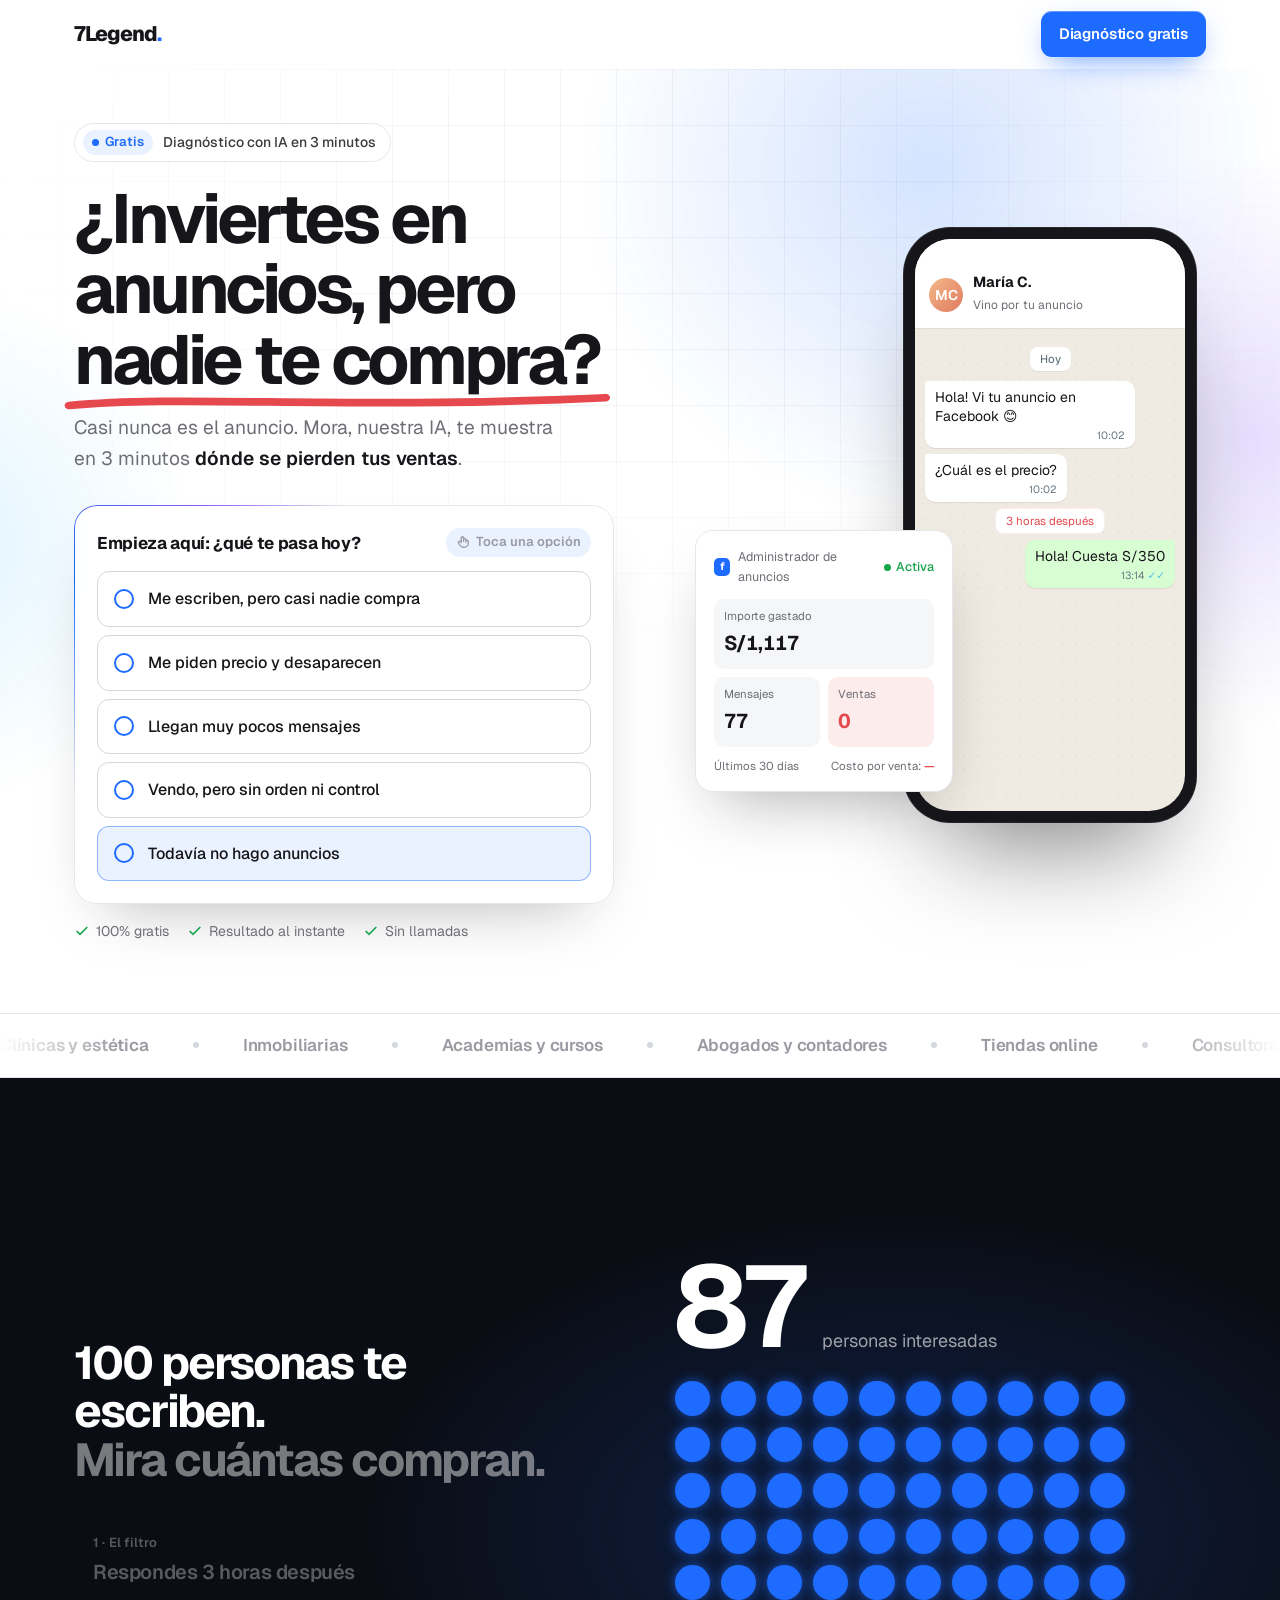
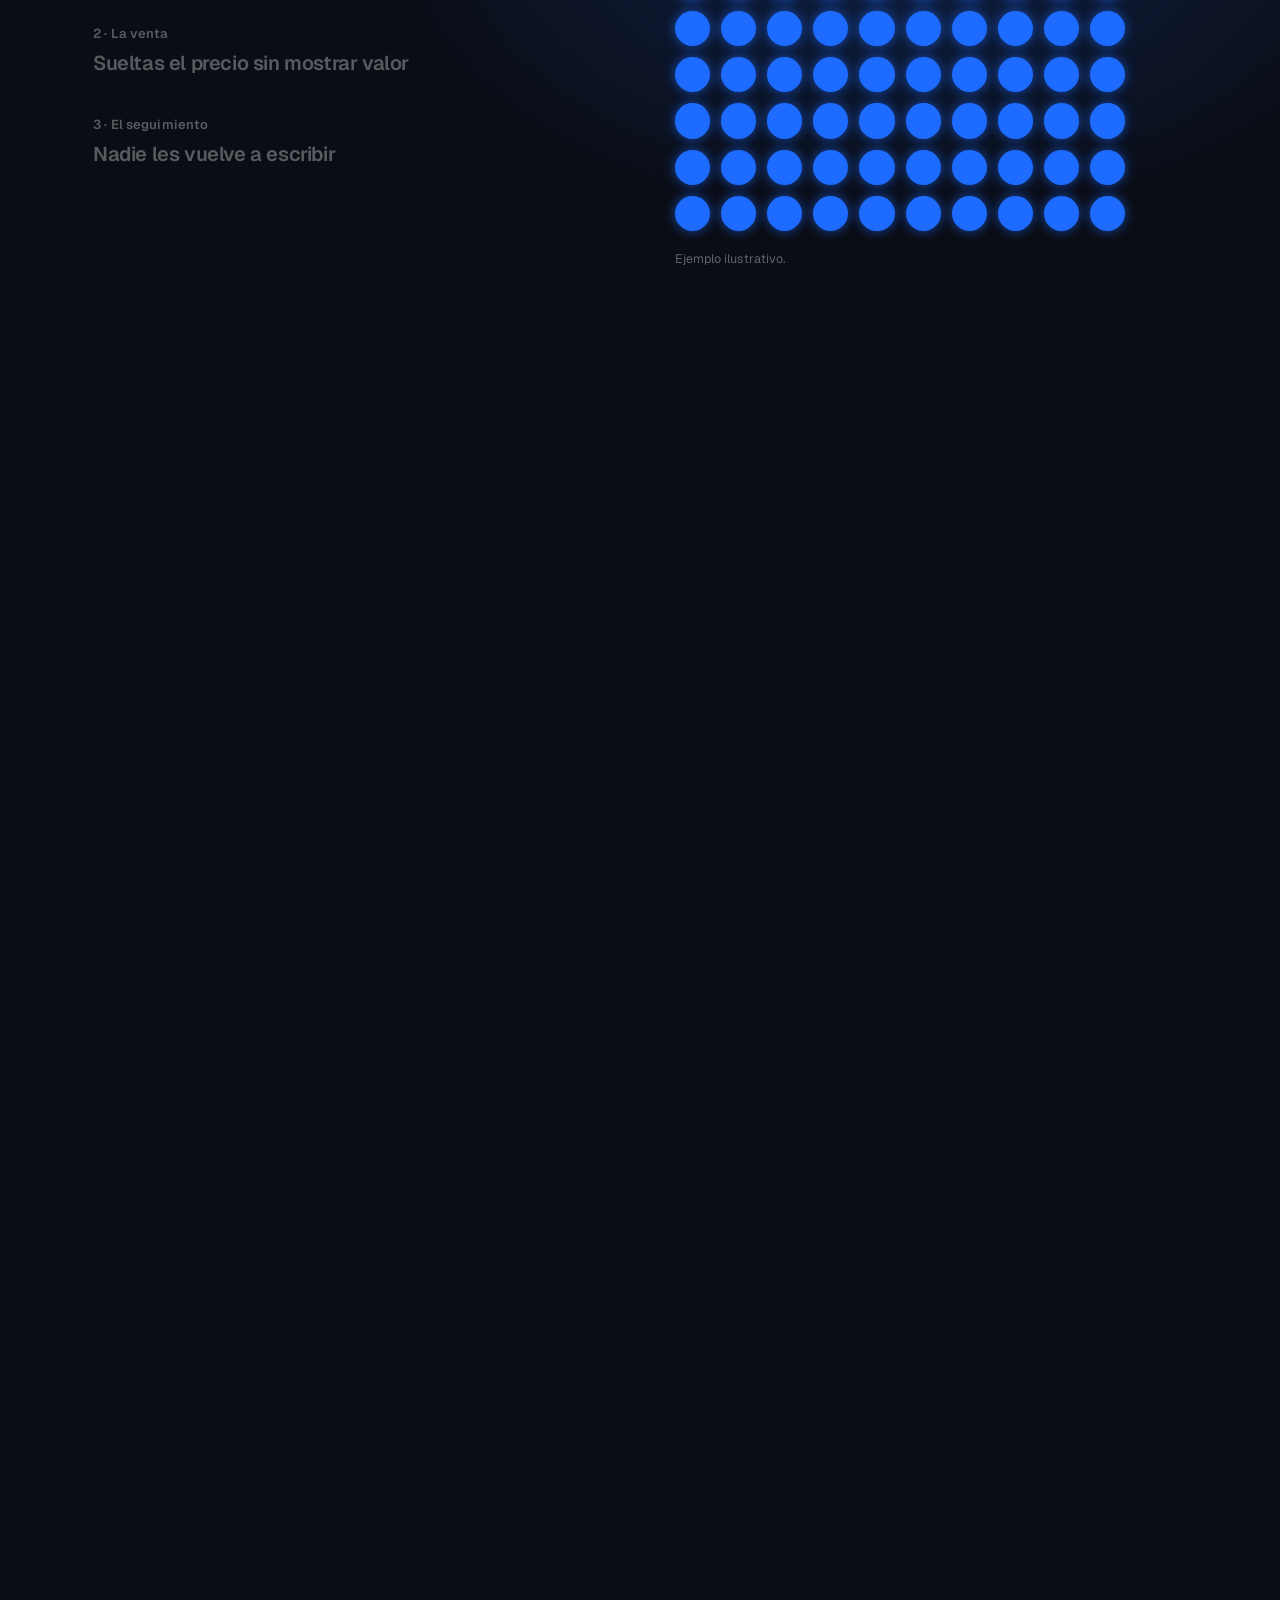
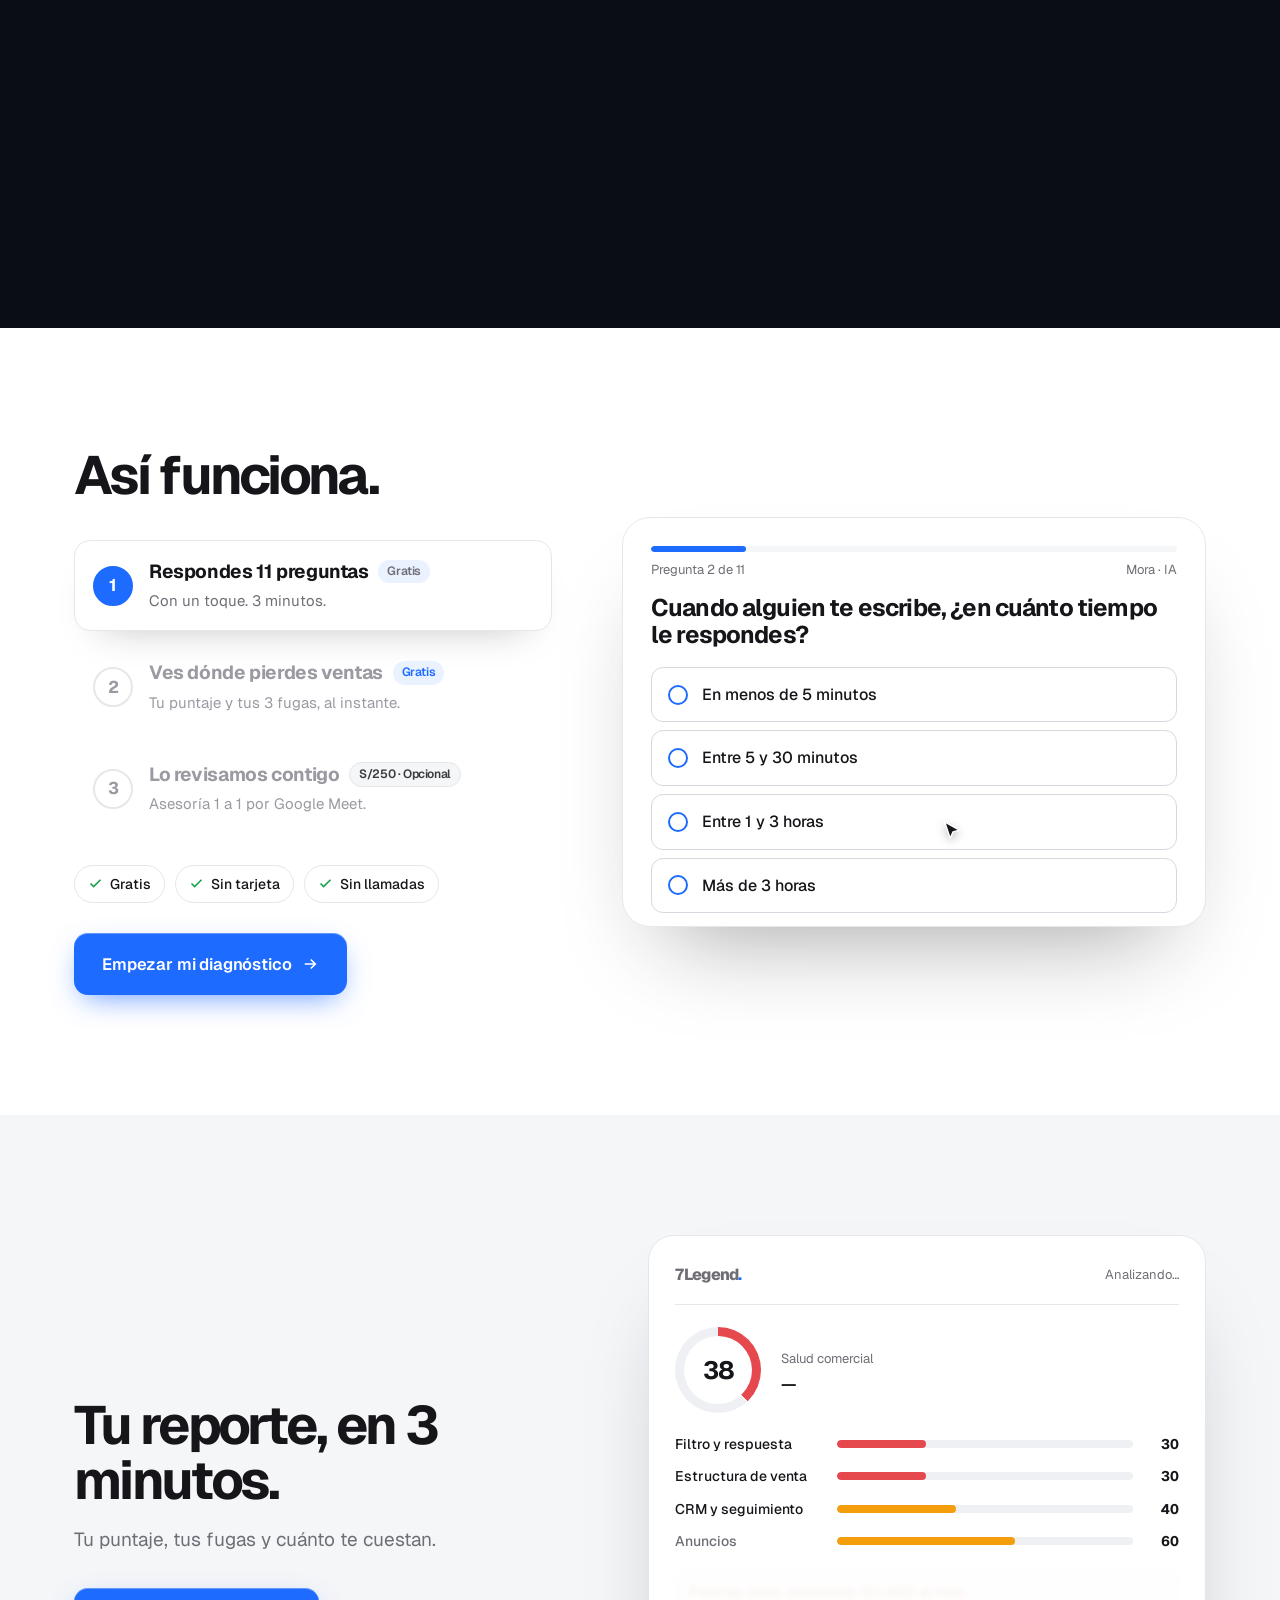
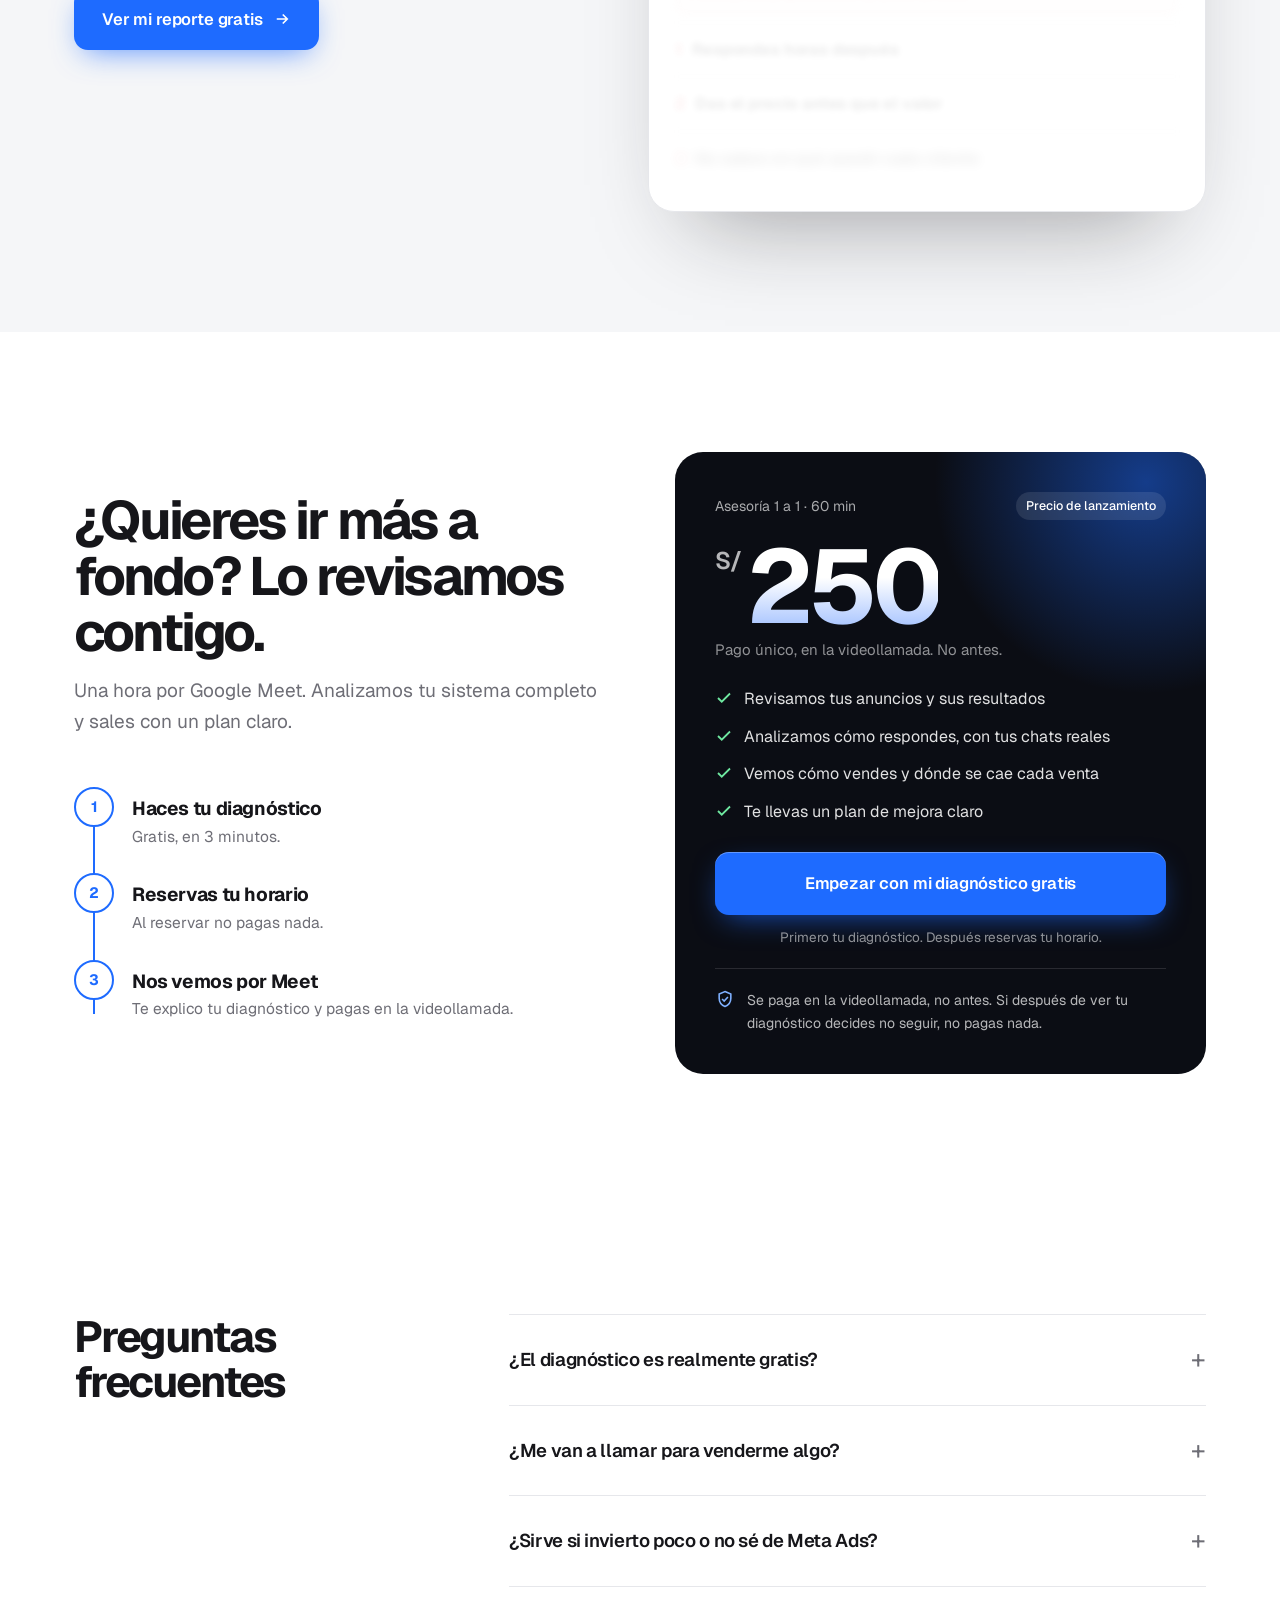
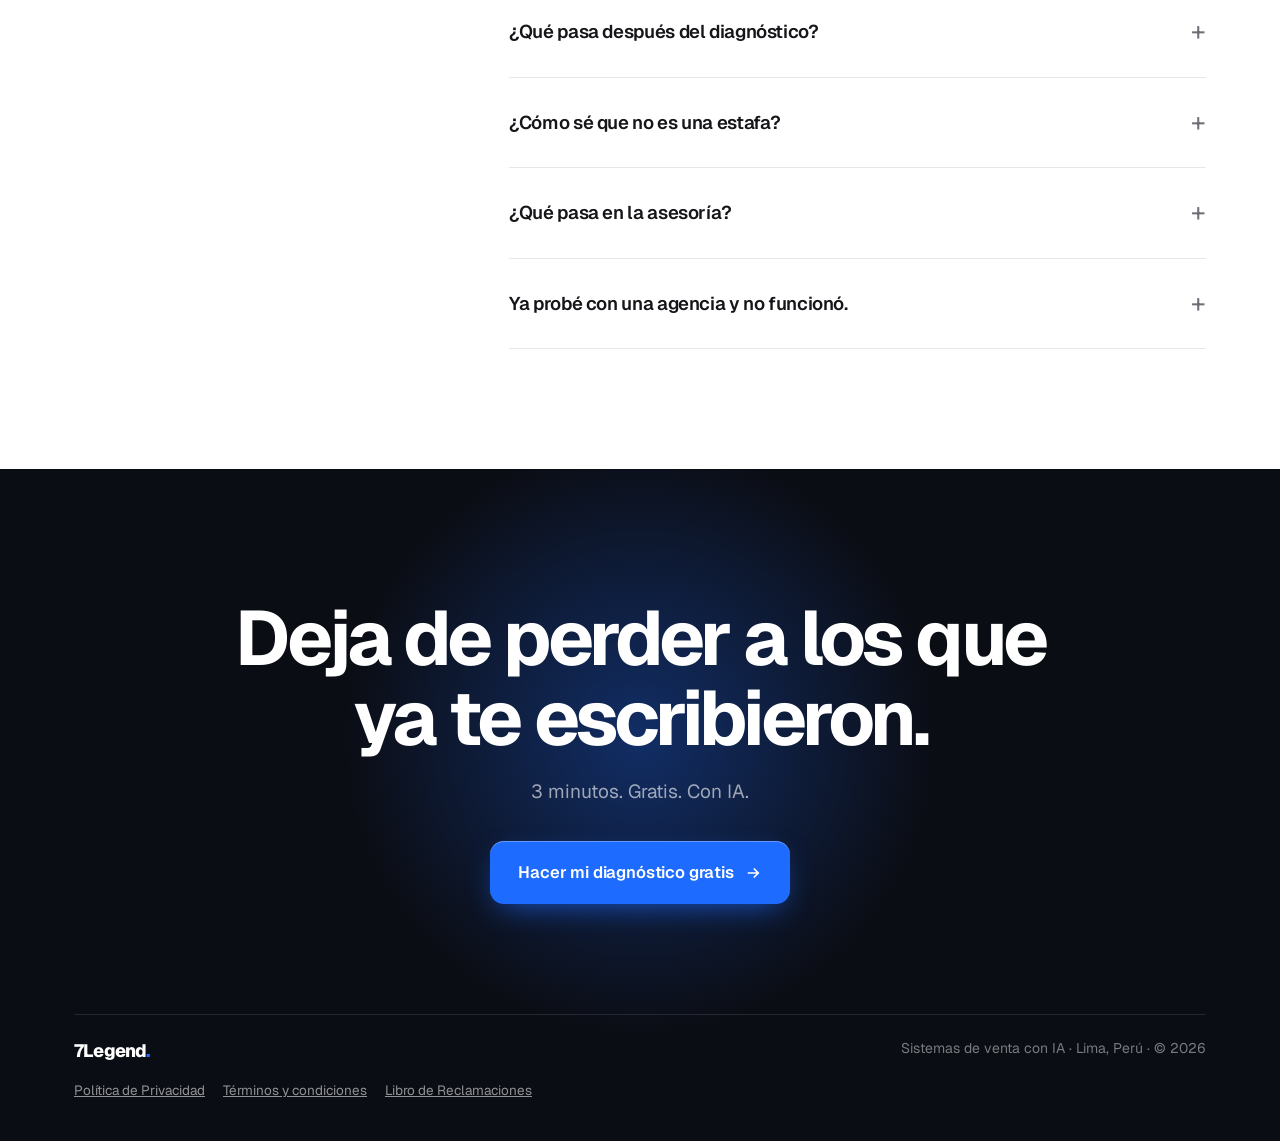
<file: index.html>
<!DOCTYPE html>
<html lang="es">
<head>
<meta charset="UTF-8">
<meta name="viewport" content="width=device-width, initial-scale=1, viewport-fit=cover">
<title>¿Inviertes en anuncios, pero nadie te compra? Diagnóstico gratis | 7Legend</title>
<link rel="icon" href="/favicon.ico" sizes="any">
<link rel="icon" type="image/png" sizes="32x32" href="/favicon-32.png">
<link rel="apple-touch-icon" href="/apple-touch-icon.png">
<meta name="description" content="Mora, la IA de 7Legend, te muestra en 3 minutos dónde se pierden tus ventas. Diagnóstico gratis.">
<meta property="og:title" content="¿Inviertes en anuncios, pero nadie te compra?">
<meta property="og:description" content="Descubre en 3 minutos dónde se pierden tus ventas. Diagnóstico gratis con IA.">
<meta property="og:type" content="website">
<meta property="og:url" content="https://asesoria.7legend.app/">
<meta property="og:site_name" content="7Legend">
<meta property="og:locale" content="es_PE">
<meta property="og:image" content="https://asesoria.7legend.app/og-image.jpg">
<meta property="og:image:width" content="1200">
<meta property="og:image:height" content="630">
<meta property="og:image:alt" content="¿Inviertes en anuncios, pero nadie te compra? Diagnóstico gratis de 7Legend">
<meta name="twitter:card" content="summary_large_image">
<meta name="twitter:image" content="https://asesoria.7legend.app/og-image.jpg">
<meta name="theme-color" content="#FFFFFF">
<link rel="preconnect" href="https://fonts.googleapis.com">
<link rel="preconnect" href="https://fonts.gstatic.com" crossorigin>
<link href="https://fonts.googleapis.com/css2?family=Geist:wght@400;500;600;700;800&display=swap" rel="stylesheet">

<script src="config.js"></script>
<script>/* modo prueba: abre la web con ?prueba=1 → no envía nada a Meta, Clarity ni a las visitas (dura toda la sesión; ?prueba=0 lo apaga) */
(function(){try{var q=new URLSearchParams(location.search).get('prueba');if(q==='1')sessionStorage.setItem('7l_prueba','1');if(q==='0')sessionStorage.removeItem('7l_prueba');window.PRUEBA=sessionStorage.getItem('7l_prueba')==='1';}catch(e){window.PRUEBA=/[?&]prueba=1/.test(location.search);}
if(window.PRUEBA&&window.CFG){CFG.PIXEL_ID='';CFG.CLARITY_ID='';var b=document.createElement('div');b.textContent='Modo prueba: no cuenta en Meta ni en tus estadísticas';b.style.cssText='position:fixed;left:50%;bottom:10px;transform:translateX(-50%);z-index:9999;background:#F59E0B;color:#fff;font:600 12.5px system-ui;padding:6px 12px;border-radius:999px;pointer-events:none';document.addEventListener('DOMContentLoaded',function(){document.body.appendChild(b);});}})();</script>
<script>/* visitas por anuncio → panel */
window.ssg=function(k){try{return sessionStorage.getItem(k)||''}catch(e){return ''}};
(function(){try{
  if(window.PRUEBA||!window.CFG||!CFG.API_URL||!/^https?:/.test(CFG.API_URL)) { window.vis=function(){}; return; }
  var ss=sessionStorage, p=new URLSearchParams(location.search), U={};
  ['utm_source','utm_campaign','utm_content'].forEach(function(k){ U[k]=p.get(k)||ss.getItem('7l_'+k)||''; if(p.get(k)) ss.setItem('7l_'+k,p.get(k)); });
  var sid=ss.getItem('7l_sid'); if(!sid){ sid=Date.now().toString(36)+Math.random().toString(36).slice(2,8); ss.setItem('7l_sid',sid); }
  window.vis=function(ev){ try{ if(ss.getItem('7l_'+ev)) return; ss.setItem('7l_'+ev,'1');
    fetch(CFG.API_URL,{method:'POST',mode:'no-cors',keepalive:true,body:JSON.stringify(Object.assign({action:'visita',evento:ev,sid:sid,movil:/Mobi|Android/i.test(navigator.userAgent)?'SI':'NO',ref:(document.referrer||'').slice(0,120)},U))}).catch(function(){});
  }catch(e){} };
  window.vis('visita');
}catch(e){ window.vis=function(){}; }})();</script>
<script>if(CFG.CLARITY_ID){(function(c,l,a,r,i,t,y){c[a]=c[a]||function(){(c[a].q=c[a].q||[]).push(arguments)};t=l.createElement(r);t.async=1;t.src="https://www.clarity.ms/tag/"+i;y=l.getElementsByTagName(r)[0];y.parentNode.insertBefore(t,y);})(window,document,"clarity","script",CFG.CLARITY_ID);}</script>

<script>
if (CFG.PIXEL_ID) {
  !function(f,b,e,v,n,t,s){if(f.fbq)return;n=f.fbq=function(){n.callMethod?n.callMethod.apply(n,arguments):n.queue.push(arguments)};if(!f._fbq)f._fbq=n;n.push=n;n.loaded=!0;n.version='2.0';n.queue=[];t=b.createElement(e);t.async=!0;t.src=v;s=b.getElementsByTagName(e)[0];s.parentNode.insertBefore(t,s)}(window,document,'script','https://connect.facebook.net/en_US/fbevents.js');
  fbq('init', CFG.PIXEL_ID); fbq('track', 'PageView');
}
function track(ev, data, id){ try{ if(window.fbq) fbq('track', ev, data||{}, id?{eventID:id}:{}); }catch(e){} }
</script>

<style>
:root{
  --tinta:#16161A; --tinta2:#3A3A3F; --gris:#6E6E76; --gris2:#9A9AA2;
  --linea:#E6E7EB; --suave:#F5F6F8; --blanco:#FFFFFF;
  --azul:#1E6BFF; --azul-h:#155BE6; --azul-s:#EAF1FF; --cielo:#7FB0FF;
  --rojo:#E5484D; --rojo-s:#FDECEC; --verde:#16A34A; --verde-s:#E8F7EE; --menta:#6EE7A0;
  --noche:#0B0D14; --noche2:#141826;
  --wa:#EFEAE2; --wa-yo:#D9FDD3;
  --ease:cubic-bezier(.22,1,.36,1);
  --max:1180px;
}
*{box-sizing:border-box;margin:0;padding:0}
html{scroll-behavior:smooth}
body{font-family:Geist,system-ui,sans-serif;background:var(--blanco);color:var(--tinta);-webkit-font-smoothing:antialiased;font-size:17px;line-height:1.6;overflow-x:hidden}
button{font:inherit;color:inherit}
a{color:inherit;text-decoration:none}
:focus-visible{outline:2px solid var(--azul);outline-offset:3px;border-radius:8px}
.wrap{max-width:var(--max);margin:0 auto;padding:0 24px}
.logo{font-weight:800;font-size:21px;letter-spacing:-.045em}
.logo i{font-style:normal;color:var(--azul)}

/* progreso de lectura */
#progreso{position:fixed;left:0;top:0;height:3px;width:100%;z-index:60;transform-origin:left;transform:scaleX(0);background:linear-gradient(90deg,var(--azul),#8B5CF6)}

/* botones */
.btn{position:relative;display:inline-flex;align-items:center;justify-content:center;gap:10px;border:0;border-radius:14px;cursor:pointer;overflow:hidden;
  padding:18px 28px;font-weight:600;font-size:16.5px;letter-spacing:-.01em;background:var(--azul);color:#fff;
  box-shadow:0 1px 0 rgba(255,255,255,.3) inset,0 10px 30px -10px rgba(30,107,255,.75);transition:background .2s,transform .25s var(--ease),box-shadow .25s}
.btn:after{content:"";position:absolute;inset:0;background:linear-gradient(110deg,transparent 30%,rgba(255,255,255,.35) 50%,transparent 70%);transform:translateX(-120%);animation:brillo 4.5s var(--ease) infinite 2s}
@keyframes brillo{0%,70%{transform:translateX(-120%)}100%{transform:translateX(120%)}}
.btn:hover{background:var(--azul-h);transform:translateY(-2px);box-shadow:0 1px 0 rgba(255,255,255,.3) inset,0 16px 36px -10px rgba(30,107,255,.85)}
.btn:active{transform:translateY(0) scale(.98)}
.btn.full{width:100%}
.btn.blanco{background:#fff;color:var(--tinta);box-shadow:0 10px 30px -10px rgba(255,255,255,.35)}
.btn.blanco:hover{background:#F1F4FF}
.btn svg{transition:transform .25s var(--ease)}
.btn:hover svg{transform:translateX(4px)}

/* nav */
.nav{position:sticky;top:0;z-index:40;background:rgba(255,255,255,.78);backdrop-filter:blur(16px) saturate(1.6);-webkit-backdrop-filter:blur(16px) saturate(1.6);border-bottom:1px solid transparent;transition:border-color .3s}
.nav.sombra{border-color:var(--linea)}
.nav{transition:border-color .3s,background .4s}
.nav.oscuro{background:rgba(11,13,20,.72);border-color:rgba(255,255,255,.08)}
.nav.oscuro .logo{color:#fff}
.nav .wrap{display:flex;justify-content:space-between;align-items:center;height:68px}
.nav .btn{padding:11px 18px;font-size:15px;border-radius:11px}
.nav .btn:after{display:none}

/* revelado */
.rv{opacity:0;transform:translateY(28px);transition:opacity .9s var(--ease),transform .9s var(--ease)}
.rv.in{opacity:1;transform:none}
.rv.d1{transition-delay:.08s}.rv.d2{transition-delay:.16s}.rv.d3{transition-delay:.24s}

/* ═════════ HERO ═════════ */
.hero{padding:54px 0 70px;position:relative;overflow:hidden;isolation:isolate}
.aurora{position:absolute;inset:-20% -10% auto;height:120%;z-index:-1;pointer-events:none}
.aurora i{position:absolute;border-radius:50%;opacity:.9;animation:flota 16s ease-in-out infinite alternate;will-change:transform}
.aurora i:nth-child(1){width:760px;height:760px;background:radial-gradient(circle,#CFE0FF 0,rgba(207,224,255,0) 65%);left:44%;top:-8%}
.aurora i:nth-child(2){width:620px;height:620px;background:radial-gradient(circle,#E4DCFF 0,rgba(228,220,255,0) 65%);left:70%;top:22%;animation-duration:20s}
.aurora i:nth-child(3){width:560px;height:560px;background:radial-gradient(circle,#DDF3FF 0,rgba(221,243,255,0) 65%);left:-14%;top:34%;animation-duration:24s}
@keyframes flota{to{transform:translate(-60px,40px) scale(1.12)}}
.rejilla{position:absolute;inset:0;z-index:-1;pointer-events:none;
  background-image:linear-gradient(rgba(22,22,26,.045) 1px,transparent 1px),linear-gradient(90deg,rgba(22,22,26,.045) 1px,transparent 1px);background-size:56px 56px;
  -webkit-mask-image:radial-gradient(ellipse 70% 60% at 50% 20%,#000 30%,transparent 75%);mask-image:radial-gradient(ellipse 70% 60% at 50% 20%,#000 30%,transparent 75%)}
.hero-grid{display:grid;grid-template-columns:1.05fr .95fr;gap:56px;align-items:center}
.etiqueta{display:inline-flex;align-items:center;gap:10px;font-size:14px;font-weight:500;color:var(--tinta2);background:rgba(255,255,255,.8);border:1px solid var(--linea);padding:6px 14px 6px 8px;border-radius:999px;backdrop-filter:blur(6px)}
.etiqueta b{background:var(--azul-s);color:var(--azul);font-weight:600;padding:2px 9px;border-radius:999px;font-size:13px;display:inline-flex;align-items:center;gap:6px}
.etiqueta b:before{content:"";width:7px;height:7px;border-radius:50%;background:var(--azul);box-shadow:0 0 0 0 rgba(30,107,255,.6);animation:late 1.8s infinite}
@keyframes late{70%{box-shadow:0 0 0 8px rgba(30,107,255,0)}100%{box-shadow:0 0 0 0 rgba(30,107,255,0)}}
.hero h1{font-size:clamp(40px,5.4vw,70px);line-height:1.02;letter-spacing:-.05em;font-weight:700;margin:22px 0 18px}
.hero h1 .w{display:inline-block;opacity:0;transform:translateY(.5em);filter:blur(8px);animation:sube .9s var(--ease) forwards}
@keyframes sube{to{opacity:1;transform:none;filter:none}}
.trazo{position:relative;white-space:nowrap}
.trazo svg{position:absolute;left:-2%;bottom:-.12em;width:104%;height:.32em;overflow:visible}
.trazo path{fill:none;stroke:var(--rojo);stroke-width:7;stroke-linecap:round;stroke-dasharray:420;stroke-dashoffset:420;animation:dibuja .9s var(--ease) .8s forwards}
@keyframes dibuja{to{stroke-dashoffset:0}}
.hero .sub{font-size:clamp(17px,1.5vw,19.5px);color:var(--gris);max-width:500px;opacity:0;animation:aparece .6s var(--ease) .35s forwards}
.hero .sub strong{color:var(--tinta);font-weight:600}
@keyframes aparece{from{opacity:0;transform:translateY(12px)}to{opacity:1;transform:none}}

/* pregunta 1 dentro del hero */
.arranque{margin-top:30px;background:rgba(255,255,255,.92);border:1px solid var(--linea);border-radius:22px;padding:22px;box-shadow:0 30px 60px -34px rgba(22,22,26,.35);max-width:540px;
  position:relative}
.arranque:before{content:"";position:absolute;inset:-1px;border-radius:23px;padding:1px;background:conic-gradient(from var(--ang,0deg),transparent 0 70%,var(--azul) 82%,#8B5CF6 90%,transparent 100%);
  -webkit-mask:linear-gradient(#000 0 0) content-box,linear-gradient(#000 0 0);-webkit-mask-composite:xor;mask-composite:exclude;animation:gira-borde 5s linear infinite;pointer-events:none}
@property --ang{syntax:'<angle>';initial-value:0deg;inherits:false}
@keyframes gira-borde{to{--ang:360deg}}
.arranque .tit{display:flex;justify-content:space-between;align-items:baseline;gap:10px;margin-bottom:14px}
.arranque .tit strong{font-size:17px;letter-spacing:-.02em;color:var(--tinta)}
.arranque .tit span{font-size:13px;color:var(--gris2);white-space:nowrap}
.op{display:flex;align-items:center;gap:14px;width:100%;text-align:left;background:#fff;border:1px solid #D5D8DF;color:var(--tinta);font-weight:500;border-radius:12px;
  padding:14px 16px;font-size:16px;cursor:pointer;margin-bottom:8px;transition:background .2s,border-color .2s,transform .25s var(--ease)}
.op:last-child{margin-bottom:0}
.op:hover{background:var(--azul-s);border-color:rgba(30,107,255,.35);transform:translateX(4px)}
.op.sel{background:var(--azul-s);border-color:var(--azul)}
.arranque .op{position:relative;overflow:hidden}
.arranque .op.brilla{border-color:rgba(30,107,255,.45);background:var(--azul-s)}
.arranque .op.brilla:after{content:"";position:absolute;inset:0;background:linear-gradient(100deg,transparent 20%,rgba(255,255,255,.85) 50%,transparent 80%);animation:barre .7s var(--ease) forwards}
@keyframes barre{from{transform:translateX(-100%)}to{transform:translateX(100%)}}
.toca{display:inline-flex;align-items:center;gap:6px;font-size:13px;font-weight:600;color:var(--azul);background:var(--azul-s);padding:4px 10px;border-radius:999px;white-space:nowrap}
.toca svg{animation:toque 1.4s ease-in-out infinite}
@keyframes toque{0%,100%{transform:translateY(0)}50%{transform:translateY(-3px) rotate(-8deg)}}
.arranque.tocado .toca{display:none}
.op .rd{width:20px;height:20px;border-radius:50%;border:2px solid var(--azul);flex:none;display:grid;place-items:center;transition:border-color .2s}
.op.sel .rd{border-color:var(--azul)}
.op.sel .rd:after{content:"";width:10px;height:10px;border-radius:50%;background:var(--azul)}
.garantias{display:flex;flex-wrap:wrap;gap:18px;margin-top:16px;font-size:14px;color:var(--gris);opacity:0;animation:aparece .6s var(--ease) .5s forwards}
.garantias span{display:flex;align-items:center;gap:6px}
.garantias svg{color:var(--verde)}

/* escena: teléfono + avisos + anuncios */
.escena{position:relative;height:610px;perspective:1200px}
.capa{position:absolute;transition:transform .5s var(--ease);will-change:transform}
.tel{right:10px;top:0;width:292px;height:594px;border-radius:46px;background:#16161A;padding:11px;box-shadow:0 60px 100px -40px rgba(22,22,26,.55),0 0 0 1px #2c2c30;
  opacity:0;animation:entra-tel 1.1s var(--ease) .5s forwards}
@keyframes entra-tel{from{opacity:0;transform:translateY(40px) rotate(4deg)}to{opacity:1;transform:none}}
.pantalla{width:100%;height:100%;border-radius:36px;overflow:hidden;background:var(--wa);display:flex;flex-direction:column}
.wa-top{background:#fff;padding:34px 14px 10px;display:flex;align-items:center;gap:10px;border-bottom:1px solid #e3ddd4}
.wa-top .av{width:34px;height:34px;border-radius:50%;background:linear-gradient(135deg,#F4B98A,#E07A5F);display:grid;place-items:center;color:#fff;font-weight:600;font-size:14px}
.wa-top strong{display:block;font-size:14.5px;line-height:1.2}
.wa-top small{font-size:12px;color:var(--gris)}
.chat{flex:1;padding:14px 10px;display:flex;flex-direction:column;gap:6px;overflow:hidden;background-image:radial-gradient(rgba(0,0,0,.035) 1px,transparent 1px);background-size:14px 14px}
.dia{align-self:center;font-size:11.5px;color:#54656F;background:#fff;padding:3px 10px;border-radius:8px;margin:4px 0;box-shadow:0 1px 1px rgba(0,0,0,.06)}
.msg{max-width:84%;padding:7px 10px 6px;border-radius:10px;font-size:14px;line-height:1.35;box-shadow:0 1px 1px rgba(0,0,0,.08);position:relative;
  opacity:0;transform:translateY(10px) scale(.96);transform-origin:bottom left;transition:opacity .45s var(--ease),transform .45s var(--ease)}
.msg.on{opacity:1;transform:none}
.msg.el{background:#fff;align-self:flex-start;border-top-left-radius:3px}
.msg.yo{background:var(--wa-yo);align-self:flex-end;border-top-right-radius:3px;transform-origin:bottom right}
.msg small{display:block;text-align:right;font-size:10.5px;color:#667781;margin-top:2px}
.msg .tk{color:#53BDEB}
.msg.ia{background:#fff;border-left:3px solid var(--azul)}
.msg.ia b{display:block;font-size:11px;color:var(--azul);font-weight:600;margin-bottom:1px}
.tiempo{align-self:center;font-size:11.5px;color:var(--rojo);background:#fff;border:1px solid var(--rojo-s);padding:3px 10px;border-radius:8px;opacity:0;transition:opacity .4s}
.tiempo.on{opacity:1}
.escribe{align-self:flex-start;background:#fff;border-radius:10px;padding:10px 12px;display:none;gap:4px;box-shadow:0 1px 1px rgba(0,0,0,.08)}
.escribe.on{display:flex}
.escribe i{width:6px;height:6px;border-radius:50%;background:#9AA5AC;animation:pt 1.2s infinite}
.escribe i:nth-child(2){animation-delay:.15s}.escribe i:nth-child(3){animation-delay:.3s}
@keyframes pt{0%,60%,100%{opacity:.3;transform:none}30%{opacity:1;transform:translateY(-3px)}}
.sinresp{align-self:center;margin-top:6px;font-size:12px;font-weight:600;color:var(--rojo);display:flex;align-items:center;gap:6px;opacity:0;transition:opacity .5s}
.sinresp.on{opacity:1}

.ads{left:0;bottom:46px;width:258px;background:#fff;border:1px solid var(--linea);border-radius:18px;padding:16px 18px;box-shadow:0 30px 60px -25px rgba(22,22,26,.35);z-index:2;
  opacity:0;animation:entra-izq 1s var(--ease) 1s forwards}
@keyframes entra-izq{from{opacity:0;transform:translateX(-30px)}to{opacity:1;transform:none}}
.ads-top{display:flex;align-items:center;gap:8px;font-size:12.5px;color:var(--gris);margin-bottom:12px}
.ads-top .meta{width:18px;height:18px;border-radius:5px;background:var(--azul);display:grid;place-items:center;color:#fff;font-size:11px;font-weight:700}
.ads-top .act{margin-left:auto;color:var(--verde);display:flex;align-items:center;gap:5px;font-weight:500}
.ads-top .act:before{content:"";width:7px;height:7px;border-radius:50%;background:var(--verde);animation:late 1.8s infinite}
.met{display:grid;grid-template-columns:1fr 1fr;gap:8px}
.met div:first-child{grid-column:1/-1}
.met div{border-radius:10px;background:var(--suave);padding:10px}
.met small{display:block;font-size:11.5px;color:var(--gris);line-height:1.2;margin-bottom:4px}
.met b{font-size:20px;font-weight:700;letter-spacing:-.03em;font-variant-numeric:tabular-nums}
.met .malo{background:var(--rojo-s)} .met .malo b{color:var(--rojo)}
.ads-pie{margin-top:10px;font-size:11.5px;white-space:nowrap;color:var(--gris);display:flex;justify-content:space-between;gap:8px}
.ads-pie b{color:var(--rojo);font-weight:600}

.aviso{display:flex;align-items:center;gap:10px;background:rgba(255,255,255,.95);border:1px solid var(--linea);border-radius:14px;padding:10px 14px 10px 10px;font-size:13px;line-height:1.3;
  box-shadow:0 20px 40px -22px rgba(22,22,26,.4);z-index:3;opacity:0;transform:translateY(-10px) scale(.95);transition:opacity .5s var(--ease),transform .5s var(--ease)}
.aviso.on{opacity:1;transform:none}
.aviso .ic{width:30px;height:30px;border-radius:9px;display:grid;place-items:center;flex:none;font-size:15px}
.aviso strong{display:block;font-size:13px}
.aviso span{color:var(--gris)}
.aviso{max-width:215px}
.av1{left:0;top:60px}.av1 .ic{background:#E7F8EE}
.av2{left:14px;top:168px}.av2 .ic{background:var(--rojo-s);color:var(--rojo)} .av2 strong{color:var(--rojo)}

/* cinta de rubros */
.cinta{border-block:1px solid var(--linea);background:#fff;overflow:hidden;padding:18px 0;position:relative}
.cinta:before,.cinta:after{content:"";position:absolute;top:0;bottom:0;width:120px;z-index:1;pointer-events:none}
.cinta:before{left:0;background:linear-gradient(90deg,#fff,transparent)}
.cinta:after{right:0;background:linear-gradient(-90deg,#fff,transparent)}
.cinta-in{display:flex;gap:44px;width:max-content;animation:corre 38s linear infinite;font-size:17px;font-weight:600;color:var(--gris2);letter-spacing:-.01em}
.cinta-in span{display:flex;align-items:center;gap:44px;white-space:nowrap}
.cinta-in span:after{content:"";width:6px;height:6px;border-radius:50%;background:#D5D8DE}
@keyframes corre{to{transform:translateX(-50%)}}
.cinta small{display:block;text-align:center;font-size:13px;color:var(--gris2);margin-bottom:10px}

/* ═════════ HISTORIA FIJADA (100 mensajes) ═════════ */
.historia{background:var(--noche);color:#fff;position:relative;height:450vh}
.h-fija{position:sticky;top:0;height:100vh;height:100svh;overflow:hidden;display:flex;align-items:center;padding-top:68px}
.h-fija:before{content:"";position:absolute;inset:0;background:radial-gradient(ellipse 60% 50% at 70% 50%,rgba(30,107,255,.22),transparent 70%);transition:background 1s}
.historia[data-e="4"] .h-fija:before{background:radial-gradient(ellipse 60% 50% at 70% 50%,rgba(229,72,77,.22),transparent 70%)}
.h-grid{position:relative;display:grid;grid-template-columns:1fr 1fr;gap:70px;align-items:center;width:100%}
.h-tit{font-size:clamp(30px,3.6vw,48px);line-height:1.05;letter-spacing:-.045em;font-weight:700;margin-bottom:34px}
.h-tit span{color:rgba(255,255,255,.45)}
.pasos-h{list-style:none;display:grid;gap:6px}
.pasos-h li{padding:14px 18px;border-radius:14px;border:1px solid transparent;color:rgba(255,255,255,.32);transition:all .5s var(--ease)}
.pasos-h li small{display:block;font-size:13px;font-weight:600;letter-spacing:.01em;margin-bottom:2px}
.pasos-h li b{display:block;font-size:20px;letter-spacing:-.02em;font-weight:600}
.pasos-h li em{font-style:normal;font-size:15px;display:block;max-height:0;opacity:0;overflow:hidden;transition:all .5s var(--ease)}
.pasos-h li.on{color:#fff;background:rgba(255,255,255,.06);border-color:rgba(255,255,255,.1)}
.pasos-h li.on small{color:#FF8A8D}
.pasos-h li.on em{max-height:40px;opacity:1;margin-top:4px;color:rgba(255,255,255,.65)}
.pasos-h li.hecho{color:rgba(255,255,255,.55)}
.contador{display:flex;align-items:baseline;gap:14px;margin-bottom:22px}
.contador b{font-size:clamp(70px,9vw,128px);line-height:.9;font-weight:700;letter-spacing:-.06em;font-variant-numeric:tabular-nums;transition:color .5s}
.contador span{font-size:18px;color:rgba(255,255,255,.6);max-width:180px;line-height:1.3}
.historia[data-e="3"] .contador b{color:var(--menta)}
.puntos{display:grid;grid-template-columns:repeat(10,1fr);gap:clamp(6px,1vw,11px);max-width:min(480px,50vh)}
.puntos i{aspect-ratio:1;border-radius:50%;background:var(--azul);box-shadow:0 0 12px rgba(30,107,255,.65);transition:background .6s var(--ease),box-shadow .6s,transform .6s var(--ease),opacity .6s}
.puntos i.fuera{background:rgba(255,255,255,.1);box-shadow:none;transform:scale(.6)}
.puntos i.cae{background:var(--rojo);box-shadow:0 0 14px rgba(229,72,77,.8);transform:scale(1.15)}
.puntos i.vende{background:var(--menta);box-shadow:0 0 18px rgba(110,231,160,.9);transform:scale(1.25)}
.nota{font-size:12.5px;color:rgba(255,255,255,.35);margin-top:18px}
.h-final{position:absolute;inset:0;display:flex;flex-direction:column;align-items:center;justify-content:center;text-align:center;padding:24px;background:var(--noche);
  opacity:0;pointer-events:none;transition:opacity .7s var(--ease)}
.historia[data-e="4"] .h-final{opacity:1;pointer-events:auto}
.h-final h2{font-size:clamp(36px,5.4vw,76px);line-height:1;letter-spacing:-.05em;font-weight:700;max-width:900px;transform:translateY(20px);transition:transform .8s var(--ease)}
.historia[data-e="4"] .h-final h2{transform:none}
.h-final p{color:rgba(255,255,255,.6);font-size:19px;margin:18px 0 30px}

/* ═════════ CÓMO FUNCIONA ═════════ */
.sec{padding:120px 0}
.sec.gris{background:var(--suave)}
.h2{font-size:clamp(32px,4.2vw,54px);line-height:1.04;letter-spacing:-.05em;font-weight:700;max-width:780px}
.lead{font-size:19px;color:var(--gris);max-width:560px;margin-top:16px}
.como{display:grid;grid-template-columns:.9fr 1.1fr;gap:70px;align-items:center}
.pasos-c{list-style:none;margin:36px 0 30px;display:grid;gap:10px}
.pasos-c li{display:flex;gap:16px;align-items:center;padding:16px 18px;border-radius:16px;border:1px solid transparent;color:var(--gris2);transition:all .5s var(--ease)}
.pasos-c li .c{width:40px;height:40px;border-radius:50%;flex:none;display:grid;place-items:center;font-weight:700;border:2px solid var(--linea);background:#fff;transition:all .5s var(--ease)}
.pasos-c li b{display:block;font-size:19px;letter-spacing:-.02em;color:inherit}
.pasos-c li span{font-size:15px}
.pasos-c li.on{color:var(--tinta);background:#fff;border-color:var(--linea);box-shadow:0 20px 40px -28px rgba(22,22,26,.35)}
.pasos-c li.on .c{border-color:var(--azul);background:var(--azul);color:#fff}
.pasos-c li.on span{color:var(--gris)}
.sellos{display:flex;flex-wrap:wrap;gap:10px;margin-bottom:30px}
.sellos span{display:inline-flex;align-items:center;gap:7px;font-size:14px;font-weight:500;padding:7px 13px;border-radius:999px;background:#fff;border:1px solid var(--linea)}
.sellos svg{color:var(--verde)}
.demo{position:relative;background:#fff;border:1px solid var(--linea);border-radius:28px;padding:28px;min-height:410px;box-shadow:0 50px 90px -45px rgba(22,22,26,.4);overflow:hidden}
.demo .barra-d{height:6px;border-radius:6px;background:var(--suave);overflow:hidden;margin-bottom:8px}
.demo .barra-d i{display:block;height:100%;width:30%;background:var(--azul);border-radius:6px;transition:width .6s var(--ease)}
.demo .meta-d{display:flex;justify-content:space-between;font-size:13px;color:var(--gris);margin-bottom:26px}
.vista{position:absolute;left:28px;right:28px;top:76px;opacity:0;transform:translateX(30px);transition:opacity .5s var(--ease),transform .5s var(--ease);pointer-events:none}
.vista.on{opacity:1;transform:none}
.vista h4{font-size:24px;line-height:1.15;letter-spacing:-.035em;margin-bottom:18px}
.vista .op{cursor:default}
.vista .op:hover{transform:none;background:var(--suave);border-color:transparent}
.vista .op.sel,.vista .op.sel:hover{background:var(--azul-s);border-color:var(--azul)}
.cursor{position:absolute;width:22px;height:22px;z-index:3;left:70%;top:85%;transition:left .9s var(--ease),top .9s var(--ease),transform .15s;pointer-events:none;filter:drop-shadow(0 3px 4px rgba(0,0,0,.25))}
.cursor.clic{transform:scale(.8)}
.vista .paso-a{font-size:16px}
.vista .res-d{display:flex;gap:18px;align-items:center;margin-bottom:16px}
.vista .res-d small{color:var(--gris);font-size:13px;display:block}
.vista .res-d strong{font-size:17px;letter-spacing:-.02em;line-height:1.3}
.vista .hall{opacity:0;transform:translateY(8px);transition:all .45s var(--ease)}
.vista .hall.on{opacity:1;transform:none}
.pasos-c .pill{display:inline-block;font-size:12px;font-weight:600;padding:2px 9px;border-radius:999px;margin-left:6px;vertical-align:3px}
.mini-precio{background:var(--noche);color:#fff;border-radius:22px;padding:26px;position:relative;overflow:hidden}
.mini-precio:before{content:"";position:absolute;width:320px;height:320px;right:-120px;top:-150px;border-radius:50%;background:radial-gradient(circle,rgba(30,107,255,.5),transparent 65%)}
.mini-precio>*{position:relative}
.mini-precio .top{display:flex;justify-content:space-between;font-size:13px;color:rgba(255,255,255,.6)}
.mini-precio .monto b{font-size:72px}
.mini-precio p{color:rgba(255,255,255,.7);margin:4px 0 20px;font-size:15px}
.mini-precio .btn:after{display:none}
.mini-precio .btn.clic{transform:scale(.97);background:var(--azul-h)}

/* ═════════ REPORTE ═════════ */
.rep-grid{display:grid;grid-template-columns:.95fr 1.05fr;gap:70px;align-items:center}
.lista{list-style:none;margin:30px 0 34px}
.lista li{display:flex;gap:14px;padding:15px 0;border-top:1px solid var(--linea)}
.lista li:last-child{border-bottom:1px solid var(--linea)}
.lista svg{flex:none;color:var(--azul);margin-top:4px}
.lista b{display:block;font-weight:600}
.lista span{color:var(--gris);font-size:15.5px}
.reporte{background:#fff;border:1px solid var(--linea);border-radius:26px;padding:26px;box-shadow:0 50px 90px -45px rgba(22,22,26,.4);transform:perspective(1200px) rotateY(-8deg) rotateX(4deg);transition:transform .8s var(--ease)}
.reporte:hover,.reporte.in{transform:none}
.rep-top{display:flex;justify-content:space-between;align-items:center;font-size:13px;color:var(--gris);padding-bottom:16px;border-bottom:1px solid var(--linea)}
.rep-top .logo{font-size:16px}
.rep-score{display:flex;gap:20px;align-items:center;padding:22px 0 16px}
.anillo{--p:0;--c:var(--rojo);width:86px;height:86px;border-radius:50%;flex:none;display:grid;place-items:center;background:conic-gradient(var(--c) calc(var(--p)*1%),#EEF0F3 0)}
.anillo b{width:68px;height:68px;border-radius:50%;background:#fff;display:grid;place-items:center;font-size:25px;font-weight:700;letter-spacing:-.03em}
.rep-score small{color:var(--gris);font-size:13px}
.rep-score p{font-weight:600;line-height:1.35;margin-top:2px}
.pilares{display:grid;gap:10px;margin:4px 0 16px}
.pil{display:grid;grid-template-columns:150px 1fr 34px;gap:12px;align-items:center;font-size:14px}
.pil span{color:var(--tinta);font-weight:500}
.pil .bar{height:8px;border-radius:99px;background:#EEF0F3;overflow:hidden}
.pil .bar i{display:block;height:100%;width:0;border-radius:99px;background:var(--c,var(--rojo));transition:width 1.2s var(--ease)}
.pil:nth-child(2) .bar i{transition-delay:.12s}.pil:nth-child(3) .bar i{transition-delay:.24s}.pil:nth-child(4) .bar i{transition-delay:.36s}
.pil b{font-variant-numeric:tabular-nums;text-align:right;font-size:14px}
.pil.ult span{color:var(--gris)}
.perd{background:var(--rojo-s);color:#A8282D;border-radius:12px;padding:12px 14px;font-size:14.5px;font-weight:500;margin-bottom:6px}
.hall{padding:14px 0;border-top:1px solid var(--linea)}
.hall h4{font-size:16px;display:flex;gap:10px;letter-spacing:-.01em}
.hall h4 i{font-style:normal;color:var(--rojo)}
.hall p{font-size:14.5px;color:var(--gris);margin:3px 0 0 20px}
.hall.blur{filter:blur(4px);user-select:none}
#reporte{position:relative;overflow:hidden}
.escaner{position:absolute;left:0;right:0;top:0;height:90px;pointer-events:none;z-index:2;opacity:0;
  background:linear-gradient(180deg,transparent,rgba(30,107,255,.10) 70%,rgba(30,107,255,.55) 98%,transparent);border-bottom:2px solid var(--azul);transform:translateY(-100px)}
.escaner.va{opacity:1;animation:escanea 2.6s var(--ease) forwards}
@keyframes escanea{0%{transform:translateY(-100px)}100%{transform:translateY(560px);opacity:0}}
.r-it{opacity:.08;filter:blur(3px);transition:opacity .6s var(--ease),filter .6s var(--ease)}
.r-it.ve{opacity:1;filter:none}
.hall.bloq{position:relative}
.hall.bloq h4{filter:blur(5px);user-select:none}
.candado-r{position:absolute;inset:8px 0 0;display:flex;align-items:center;justify-content:center;gap:8px;font-size:14px;font-weight:600;color:var(--azul);
  background:rgba(255,255,255,.55);border-radius:12px;opacity:0;transform:scale(.95);transition:all .5s var(--ease) .3s}
.hall.bloq.ve .candado-r{opacity:1;transform:none}
.candado-r svg{animation:toque 1.6s ease-in-out infinite}

/* ═════════ OFERTA ═════════ */
.of-grid{display:grid;grid-template-columns:1fr 1fr;gap:70px;align-items:center}
.ruta{margin-top:38px;position:relative}
.ruta:before{content:"";position:absolute;left:19px;top:20px;bottom:20px;width:2px;background:var(--linea)}
.ruta:after{content:"";position:absolute;left:19px;top:20px;width:2px;height:calc(100% - 40px);background:var(--azul);transform-origin:top;transform:scaleY(0);transition:transform 1.4s var(--ease) .3s}
.ruta.in:after{transform:scaleY(1)}
.etapa{display:flex;gap:18px;padding:12px 0;position:relative}
.etapa .c{width:40px;height:40px;border-radius:50%;flex:none;display:grid;place-items:center;font-weight:700;font-size:15px;background:#fff;border:2px solid var(--linea);z-index:1;transition:all .4s}
.ruta.in .etapa .c{border-color:var(--azul);color:var(--azul)}
.etapa h3{font-size:19px;letter-spacing:-.02em;margin-top:7px}
.etapa p{color:var(--gris);font-size:15.5px}
.etapa .pill{display:inline-block;font-size:12.5px;font-weight:600;padding:2px 9px;border-radius:999px;margin-left:8px;vertical-align:2px}
.pill.g{background:var(--azul-s);color:var(--azul)} .pill.p{background:var(--suave);color:var(--tinta2);border:1px solid var(--linea)}
.precio{background:var(--noche);color:#fff;border-radius:28px;padding:40px;position:relative;overflow:hidden;isolation:isolate}
.precio:before{content:"";position:absolute;width:460px;height:460px;right:-170px;top:-200px;border-radius:50%;background:radial-gradient(circle,rgba(30,107,255,.5),transparent 65%);z-index:-1;animation:flota 12s ease-in-out infinite alternate}
.precio>*{position:relative}
.precio .top{display:flex;justify-content:space-between;align-items:center;gap:10px;font-size:14px;color:rgba(255,255,255,.65)}
.precio .top span:last-child{background:rgba(255,255,255,.1);color:#fff;padding:4px 10px;border-radius:999px;font-size:12.5px;font-weight:500;white-space:nowrap}
.monto{display:flex;align-items:flex-start;gap:4px;margin:20px 0 4px;line-height:.9}
.monto sup{font-size:24px;font-weight:600;margin-top:10px;color:rgba(255,255,255,.7)}
.monto b{font-size:104px;font-weight:700;letter-spacing:-.06em;background:linear-gradient(180deg,#fff 40%,#9DBDFF);-webkit-background-clip:text;background-clip:text;color:transparent}
.precio .det{color:rgba(255,255,255,.55);font-size:15px;margin-bottom:24px}
.precio ul{list-style:none;display:grid;gap:12px;margin-bottom:28px}
.precio li{display:flex;gap:11px;font-size:16px;color:rgba(255,255,255,.88)}
.precio li svg{flex:none;color:var(--menta);margin-top:3px}
.garantia{display:flex;gap:12px;margin-top:20px;padding-top:20px;border-top:1px solid rgba(255,255,255,.12);font-size:14px;color:rgba(255,255,255,.7)}
.garantia svg{flex:none;color:var(--cielo)}
.nota-p{text-align:center;font-size:13.5px;color:rgba(255,255,255,.55);margin-top:12px}
.confianza{display:grid;grid-template-columns:repeat(4,1fr);gap:16px;margin-top:48px}
.cf{background:#fff;border:1px solid var(--linea);border-radius:22px;padding:26px;transition:transform .35s var(--ease),box-shadow .35s}
.cf:hover{transform:translateY(-4px);box-shadow:0 24px 40px -26px rgba(22,22,26,.35)}
.cf .ic{width:46px;height:46px;border-radius:14px;background:var(--azul-s);color:var(--azul);display:grid;place-items:center;margin-bottom:18px}
.cf h4{font-size:19px;letter-spacing:-.02em}
.cf p{color:var(--gris);font-size:15px;margin-top:2px}
.cf a{color:var(--azul);text-decoration:underline}

/* faq */
.faq-grid{display:grid;grid-template-columns:.7fr 1.3fr;gap:60px}
.faq details{border-bottom:1px solid var(--linea)}
.faq details:first-child{border-top:1px solid var(--linea)}
.faq summary{cursor:pointer;list-style:none;display:flex;justify-content:space-between;align-items:center;gap:20px;padding:24px 0;font-size:18.5px;font-weight:600;letter-spacing:-.02em;transition:color .2s}
.faq summary:hover{color:var(--azul)}
.faq summary::-webkit-details-marker{display:none}
.faq summary:after{content:"+";font-size:26px;font-weight:400;color:var(--gris);transition:transform .35s var(--ease)}
.faq details[open] summary:after{transform:rotate(45deg)}
.faq p{color:var(--gris);padding:0 40px 24px 0;animation:aparece .4s var(--ease);max-width:640px}
.faq p b{color:var(--tinta);font-weight:600}

/* cierre */
.cierre{background:var(--noche);color:#fff;padding:130px 0 40px;position:relative;overflow:hidden;isolation:isolate}
.foco{position:absolute;width:700px;height:700px;border-radius:50%;background:radial-gradient(circle,rgba(30,107,255,.35),transparent 60%);left:var(--fx,50%);top:var(--fy,40%);transform:translate(-50%,-50%);z-index:-1;transition:left .6s var(--ease),top .6s var(--ease);pointer-events:none}
.cierre-in{text-align:center}
.cierre .h2{color:#fff;max-width:900px;margin:0 auto;font-size:clamp(38px,6vw,84px)}
.cierre p{color:rgba(255,255,255,.6);margin:18px 0 34px;font-size:19px}
.pie{display:flex;justify-content:space-between;flex-wrap:wrap;gap:10px;margin-top:110px;padding-top:22px;border-top:1px solid rgba(255,255,255,.1);font-size:14px;color:rgba(255,255,255,.45)}
.legal{display:flex;flex-wrap:wrap;gap:6px 18px;margin-top:14px;font-size:13.5px}
.legal a{color:rgba(255,255,255,.55);text-decoration:underline}
.legal a:hover{color:#fff}

.movil{position:fixed;left:12px;right:12px;bottom:12px;z-index:45;display:none;transform:translateY(150%);transition:transform .45s var(--ease)}
.movil.on{transform:none}
.movil .btn{width:100%;box-shadow:0 14px 34px -10px rgba(30,107,255,.7)}


 /* notificaciones reales */
#social{position:fixed;right:20px;bottom:20px;z-index:44;display:flex;gap:12px;align-items:center;max-width:340px;background:rgba(255,255,255,.96);
  backdrop-filter:blur(10px);border:1px solid var(--linea);border-radius:16px;padding:12px 16px 12px 12px;box-shadow:0 24px 50px -22px rgba(22,22,26,.45);
  opacity:0;transform:translateY(16px) scale(.97);transition:opacity .45s var(--ease),transform .45s var(--ease);pointer-events:none}
#social.on{opacity:1;transform:none;pointer-events:auto}
#social .bd{position:relative;flex:none;width:40px;height:40px;border-radius:12px;background:var(--suave);display:grid;place-items:center}
#social .bd img{width:24px;height:auto;border-radius:3px;box-shadow:0 0 0 1px rgba(0,0,0,.08)}
#social .bd b{font-size:12px;font-weight:700;color:var(--tinta2)}
#social .bd i{position:absolute;right:-4px;bottom:-4px;width:17px;height:17px;border-radius:50%;background:var(--verde);border:2px solid #fff;display:grid;place-items:center}
#social .bd i:after{content:"";width:6px;height:3px;border-left:1.6px solid #fff;border-bottom:1.6px solid #fff;transform:rotate(-45deg) translate(1px,-1px)}
#social strong{display:block;font-size:14px;line-height:1.25;letter-spacing:-.01em}
#social span{font-size:13px;color:var(--gris)}
#social button{position:absolute;right:6px;top:4px;background:none;border:0;color:var(--gris2);cursor:pointer;font-size:12px;padding:4px}
@media (max-width:980px){ #social{left:12px;right:12px;bottom:84px;max-width:none} }
 /* botón PDF */
.cnf{display:grid;gap:14px;margin-top:22px}
.cf-card{background:#fff;border:1px solid var(--linea);border-radius:22px;padding:26px}
.cf-card>h4{font-size:19px;letter-spacing:-.03em;line-height:1.2;margin-bottom:14px}
.cf-paso{border:2px solid var(--azul);box-shadow:0 24px 50px -34px rgba(30,107,255,.55)}
.cf-paso h3{font-size:25px;letter-spacing:-.04em;line-height:1.1}
.cf-paso>p{color:var(--gris);font-size:15.5px;margin-top:6px}
.cf-ruta{list-style:none;margin:20px 0 22px;display:grid;gap:0;counter-reset:r}
.cf-ruta li{counter-increment:r;display:grid;grid-template-columns:34px 1fr;gap:2px 12px;position:relative;padding-bottom:16px}
.cf-ruta li:before{content:counter(r);grid-row:span 2;width:30px;height:30px;border-radius:50%;background:var(--azul-s);color:var(--azul);font-weight:700;font-size:14.5px;display:grid;place-items:center}
.cf-ruta li:not(:last-child):after{content:"";position:absolute;left:14.5px;top:32px;bottom:2px;width:1px;background:var(--linea)}
.cf-ruta li:last-child{padding-bottom:0}
.cf-ruta b{font-size:16px;line-height:30px}.cf-ruta span{font-size:14.5px;color:var(--gris);line-height:1.45}
.bt2{display:flex;flex-direction:column;align-items:center;line-height:1.2;text-align:center}.bt2 small{font-size:13px;font-weight:500;opacity:.85;margin-top:4px}
.cf-mini{text-align:center;font-size:13.5px;color:var(--gris);margin-top:10px}
.cf-yo{display:grid;grid-template-columns:96px 1fr;gap:18px;align-items:center}
.cf-yo img{width:96px;height:96px;border-radius:50%;object-fit:cover;object-position:50% 22%;border:3px solid var(--azul-s)}
.cf-yo small{font-size:13px;color:var(--azul);font-weight:600}
.cf-yo h3{font-size:24px;letter-spacing:-.035em;line-height:1.1;margin-top:2px}
.cf-yo .cg{color:var(--gris);font-size:14.5px}
.cf-bio{font-size:16px;color:var(--tinta2);line-height:1.6;margin-top:18px;padding-top:18px;border-top:1px solid var(--linea);text-wrap:pretty}
@media(max-width:520px){.cf-yo{grid-template-columns:80px 1fr;gap:14px}.cf-yo img{width:80px;height:80px}.cf-yo h3{font-size:22px}}
.cf-num{display:grid;grid-template-columns:repeat(2,1fr);grid-auto-rows:1fr;gap:10px;margin-top:18px}
.cf-num div{background:var(--suave);border-radius:14px;padding:16px;position:relative;display:flex;flex-direction:column;justify-content:flex-start}
.cf-num b{display:block;font-size:24px;white-space:nowrap;letter-spacing:-.04em;line-height:1;font-variant-numeric:tabular-nums;color:var(--tinta)}
.cf-num b.chico{font-size:20px}
.cf-num span{display:block;font-size:13px;color:var(--gris);margin-top:8px;line-height:1.35;text-wrap:balance}
.cf-neg{display:grid;gap:10px}
.cf-neg>button{all:unset;box-sizing:border-box;cursor:pointer;transition:border-color .2s,box-shadow .2s}
.cf-neg>button:hover{border-color:var(--azul);box-shadow:0 10px 24px -18px rgba(30,107,255,.6)}
.cf-neg>button:focus-visible{outline:3px solid var(--cielo);outline-offset:2px}
.cf-neg em{display:inline-block;font-style:normal;font-size:13px;font-weight:600;color:var(--azul);margin-top:6px}
.cf-neg span b{color:var(--tinta);font-weight:600}
.cf-neg>button{display:grid;grid-template-columns:48px 1fr;gap:14px;align-items:center;border:1px solid var(--linea);border-radius:16px;padding:12px 14px;position:relative}
.cf-neg i{width:48px;height:48px;border-radius:12px;background:var(--noche);color:#fff;font-style:normal;font-weight:700;display:grid;place-items:center;font-size:16px;overflow:hidden}
.cf-neg i img{width:100%;height:100%;object-fit:cover}
.cf-neg div>b{display:block;font-size:15.5px}.cf-neg span{display:block;font-size:13.5px;color:var(--gris);line-height:1.4}
.cf-video{border-radius:16px;overflow:hidden;background:var(--noche);position:relative;aspect-ratio:16/9;margin-bottom:12px}
.cf-video button{all:unset;cursor:pointer;position:absolute;inset:0;display:flex;flex-direction:column;align-items:center;justify-content:center;gap:12px;color:#fff;font-weight:600;font-size:15.5px;text-align:center;background:radial-gradient(ellipse at 50% 40%,rgba(30,107,255,.35),transparent 60%)}
.cf-video button i{width:62px;height:62px;border-radius:50%;background:var(--azul);display:grid;place-items:center;box-shadow:0 0 0 10px rgba(30,107,255,.22)}
.cf-video button:focus-visible{outline:3px solid var(--cielo);outline-offset:-3px}
.cf-video{aspect-ratio:4/3}
.cf-video button{background-size:cover;background-position:center;padding-top:34px}
.cf-video button i{width:56px!important;height:56px!important}
.cf-video .cv-t{position:absolute;bottom:12px;left:50%;transform:translateX(-50%);white-space:nowrap;background:rgba(11,13,20,.75);padding:6px 12px;border-radius:999px;font-size:13.5px}
.cf-video .cv-f{position:absolute;top:0;left:0;right:0;padding:14px 16px 26px;text-align:left;background:linear-gradient(rgba(11,13,20,.85),rgba(11,13,20,0))}
.cf-video .cv-f b{display:block;font-size:16.5px;line-height:1.25;letter-spacing:-.02em;font-weight:700}
.cf-video .cv-f small{display:block;font-size:12.5px;font-weight:500;opacity:.8;margin-top:4px}
.cf-video video{position:absolute;inset:0;width:100%;height:100%;background:#000}
.cf-video iframe{position:absolute;inset:0;width:100%;height:100%;border:0}
.cf-tes{display:grid;gap:10px}
.cf-tes figure{margin:0;background:var(--suave);border-radius:16px;padding:16px 18px;position:relative}
.cf-tes blockquote{font-size:15px;line-height:1.55;color:var(--tinta2)}
.cf-tes figcaption{display:flex;align-items:center;gap:10px;margin-top:12px;font-size:13.5px;color:var(--gris)}
.cf-tes figcaption b{color:var(--tinta);font-size:14px}
.cf-tes figcaption i{width:32px;height:32px;border-radius:50%;background:#fff;border:1px solid var(--linea);display:grid;place-items:center;font-style:normal;font-weight:700;font-size:12.5px;color:var(--tinta2);overflow:hidden;flex:none}
.cf-tes figcaption i img{width:100%;height:100%;object-fit:cover}
.cf-estrellas{color:#F5A524;letter-spacing:2px;font-size:14px;margin-bottom:6px}
.cf-conf{margin:0}
.cf-conf img{width:100%;border-radius:16px;display:block;aspect-ratio:707/440;object-fit:cover}
.cf-conf figcaption{font-size:13.5px;color:var(--gris);margin-top:10px}
.cf-faq details{border-top:1px solid var(--linea);padding:13px 0}
.cf-faq details:first-of-type{border-top:0;padding-top:2px}
.cf-faq summary{cursor:pointer;font-weight:600;font-size:15.5px;list-style:none;display:flex;justify-content:space-between;gap:10px}
.cf-faq summary::-webkit-details-marker{display:none}
.cf-faq summary:after{content:"+";color:var(--azul);font-weight:500;font-size:20px;line-height:1}
.cf-faq details[open] summary:after{content:"–"}
.cf-faq p b{color:var(--tinta);font-weight:600}
.cf-faq p{font-size:14.5px;color:var(--gris);margin-top:8px;line-height:1.5}
.cf-wa{text-decoration:none!important;display:flex;align-items:center;justify-content:center;gap:9px;padding:16px;border-radius:16px;background:#E9F9EF;color:#127A3A;font-weight:600;text-decoration:none;font-size:15.5px;border:1px solid #CDEFD9}
.cf-wa:hover{background:#DDF5E6}
.cf-pago .monto{margin-top:6px}
.cf-cuando{display:flex;gap:12px;align-items:flex-start;background:rgba(255,255,255,.07);border:1px solid rgba(255,255,255,.12);border-radius:14px;padding:14px 16px;margin:4px 0 22px;font-size:15px;color:rgba(255,255,255,.88);line-height:1.45}
.cf-cuando svg{flex:none;color:var(--menta);margin-top:2px}
.cf-cuando b{color:#fff}
.cf-medios{display:flex;gap:8px;flex-wrap:wrap;margin:-8px 0 24px}
.cf-medios span{border:1px solid rgba(255,255,255,.18);border-radius:999px;padding:5px 12px;font-size:13px;color:rgba(255,255,255,.8)}
#negModal{position:fixed;inset:0;z-index:9999;background:rgba(11,13,20,.6);backdrop-filter:blur(4px);display:none;align-items:flex-end;justify-content:center;padding:0}
#negModal.on{display:flex}
.nm-caja{background:#fff;width:100%;max-width:520px;max-height:88vh;overflow:auto;border-radius:24px 24px 0 0;padding:22px 22px 26px;animation:nmSube .35s var(--ease)}
@media(min-width:640px){#negModal{align-items:center;padding:24px}.nm-caja{border-radius:24px}}
@keyframes nmSube{from{transform:translateY(40px);opacity:0}to{transform:none;opacity:1}}
.nm-cab{display:grid;grid-template-columns:52px 1fr 36px;gap:12px;align-items:center}
.nm-cab i{width:52px;height:52px;border-radius:14px;background:var(--noche);color:#fff;font-style:normal;font-weight:700;display:grid;place-items:center;overflow:hidden}
.nm-cab i img{width:100%;height:100%;object-fit:cover}
.nm-cab b{display:block;font-size:18px;letter-spacing:-.02em}.nm-cab span{display:block;font-size:13.5px;color:var(--gris)}
.nm-cab button{all:unset;cursor:pointer;width:36px;height:36px;border-radius:50%;background:var(--suave);display:grid;place-items:center;font-size:15px}
.cf-neg>button.cap{grid-template-columns:64px 1fr}
.cf-neg i.mini-feed{width:64px;height:84px;border-radius:10px;background:#fff;border:1px solid var(--linea);box-shadow:0 6px 14px -10px rgba(11,13,20,.5)}
.cf-neg i.mini-feed img{object-fit:cover;object-position:top}
.nm-feed{width:100%;border-radius:14px;border:1px solid var(--linea);display:block;margin-bottom:12px}
.nm-det{font-size:15px;color:var(--tinta2);margin:16px 0;line-height:1.55}
.nm-fotos{display:grid;grid-template-columns:repeat(2,1fr);gap:8px;margin-bottom:12px}
.nm-fotos img{width:100%;aspect-ratio:1;object-fit:cover;border-radius:12px;display:block}
.nm-fotos img:first-child:nth-last-child(odd){grid-column:1/-1;aspect-ratio:16/10}
.nm-post{width:100%;height:520px;border:1px solid var(--linea);border-radius:14px;margin-bottom:12px;display:block;background:var(--suave)}
.nm-ej{border:2px dashed #F59E0B;border-radius:14px;padding:18px;font-size:14px;color:var(--tinta2);text-align:center;margin-bottom:14px;line-height:1.5}
.nm-caja .btn{margin-top:4px}
.cf-barra{position:fixed;left:0;right:0;bottom:0;z-index:50;padding:12px 16px calc(12px + env(safe-area-inset-bottom));background:linear-gradient(to top,#fff 70%,rgba(255,255,255,0));transform:translateY(110%);transition:transform .35s var(--ease);pointer-events:none}
.cf-barra.on{transform:none;pointer-events:auto}
.cf-barra .btn{max-width:560px;margin:0 auto;display:flex;padding:13px 20px}
.cf-cupos{display:flex;align-items:center;justify-content:center;gap:8px;font-size:14px;font-weight:600;color:#127A3A;margin:0 0 12px}
.cf-cupos i{width:8px;height:8px;border-radius:50%;background:#16A34A;box-shadow:0 0 0 4px rgba(22,163,74,.18);animation:latido 1.8s ease-in-out infinite}
.cf-cupos.osc{color:var(--menta)}.cf-cupos.osc i{background:var(--menta)}
@keyframes latido{50%{box-shadow:0 0 0 7px rgba(22,163,74,0)}}
@media(prefers-reduced-motion:reduce){.cf-cupos i{animation:none}.cf-barra{transition:none}}
.q.res{padding-bottom:90px}
.ej{outline:2px dashed #F59E0B;outline-offset:3px}
.ej:after{content:"Ejemplo · cámbialo en config.js";position:absolute;top:-11px;right:10px;background:#F59E0B;color:#fff;font-size:10.5px;font-weight:600;padding:2px 7px;border-radius:6px;white-space:nowrap}
.quien-grid{display:grid;grid-template-columns:1fr 1.1fr;gap:56px;align-items:start}
.quien-grid .cnf{margin-top:0}
@media(max-width:900px){.quien-grid{grid-template-columns:1fr;gap:28px}}
.pdf-box{display:flex;align-items:center;gap:14px;flex-wrap:wrap;margin:18px 0 10px}
.btn-pdf{display:inline-flex;align-items:center;gap:8px;background:#fff;border:1.5px solid var(--azul);color:var(--azul);font-weight:600;font-size:15px;padding:11px 16px;border-radius:12px;cursor:pointer;transition:background .2s}
.btn-pdf:hover{background:var(--azul-s)}
.pdf-box span{font-size:14px;color:var(--gris)}
#informe{display:none}
@media print{
  @page{size:A4;margin:14mm}
  body>*:not(#informe){display:none!important}
  body{background:#fff}
  #informe{display:block;font-family:Geist,Arial,sans-serif;color:#16161A;font-size:12.5px;line-height:1.5}
  #informe .in-top{display:flex;justify-content:space-between;align-items:center;border-bottom:2px solid #16161A;padding-bottom:10px;color:#6E6E76}
  #informe .in-top .logo{font-size:22px;color:#16161A}
  #informe .in-para{color:#6E6E76;margin-top:18px;font-size:12px}
  #informe h1{font-size:22px;letter-spacing:-.02em;margin:0 0 14px}
  #informe h2{font-size:14.5px;margin:20px 0 8px}
  #informe .in-score{display:flex;gap:18px;align-items:center;background:#F5F6F8;padding:16px 18px;border-radius:10px}
  #informe .in-score>b{font-size:44px;line-height:1}
  #informe .in-score small{color:#6E6E76}
  #informe .in-score p{font-weight:700;font-size:15px}
  #informe .in-pil{display:grid;grid-template-columns:170px 1fr 34px;gap:10px;align-items:center;padding:4px 0}
  #informe .in-pil div{height:8px;background:#EEF0F3;border-radius:6px;overflow:hidden}
  #informe .in-pil i{display:block;height:100%;-webkit-print-color-adjust:exact;print-color-adjust:exact}
  #informe .in-pil b{text-align:right}
  #informe .in-perd{background:#FDECEC;color:#A8282D;padding:10px 12px;border-radius:8px;margin-top:12px;-webkit-print-color-adjust:exact;print-color-adjust:exact}
  #informe .in-it{border-top:1px solid #E6E7EB;padding:8px 0;color:#3A3A3F}
  #informe .in-it b{color:#16161A}#informe .in-it b.r{color:#E5484D}#informe .in-it b.a{color:#1E6BFF}
  #informe .in-cta{background:#0B0D14;color:#E6E7EB;padding:16px 18px;border-radius:10px;margin-top:18px;-webkit-print-color-adjust:exact;print-color-adjust:exact}
  #informe .in-cta b{color:#fff}
  #informe .in-p2{break-before:page;page-break-before:always}
  #informe .in-p2 h2{margin-top:22px}
  #informe .in-cta{break-inside:avoid;padding:22px 24px;margin-top:22px}
  #informe .in-pr{display:flex;gap:26px;align-items:center}
  #informe .in-pr small{display:block;color:#9A9AA2;font-size:10.5px;letter-spacing:.02em}
  #informe .in-pv{display:block;font-size:46px;line-height:1.05;color:#fff;letter-spacing:-.02em;margin-top:4px}
  #informe .in-pl{display:flex;flex-direction:column;gap:4px;border-left:1px solid #2A2D36;padding-left:22px}
  #informe .in-pl b{font-size:15px;margin-bottom:4px}
  #informe .in-rs{margin-top:14px;padding-top:12px;border-top:1px solid #2A2D36;color:#C9CBD1}
  #informe .in-nota{color:#9A9AA2;font-size:10.5px;margin-top:14px}
}
 /* aviso de salida */
#salida{position:fixed;inset:0;z-index:90;background:rgba(11,13,20,.55);backdrop-filter:blur(6px);display:none;place-items:center;padding:20px}
#salida.on{display:grid;animation:qin .35s var(--ease)}
.sal-box{position:relative;background:#fff;border-radius:26px;padding:36px;max-width:440px;width:100%;box-shadow:0 40px 90px -30px rgba(0,0,0,.5);animation:sube-s .5s var(--ease)}
@keyframes sube-s{from{opacity:0;transform:translateY(20px) scale(.97)}to{opacity:1;transform:none}}
.sal-box h3{font-size:28px;line-height:1.1;letter-spacing:-.04em;margin:16px 0 8px}
.sal-box p{color:var(--gris);margin-bottom:22px}
.sal-x{position:absolute;right:16px;top:14px;background:none;border:0;font-size:18px;color:var(--gris);cursor:pointer;padding:6px}
/* ═════════ QUIZ ═════════ */
#quiz{position:fixed;inset:0;z-index:100;background:#fff;display:none;overflow-y:auto;overflow-x:hidden;overscroll-behavior:contain}
#quiz.on{display:block;animation:qin .4s var(--ease)}
@keyframes qin{from{opacity:0}to{opacity:1}}
.qz{max-width:640px;margin:0 auto;padding:18px 24px 80px}
.qz-top{display:flex;justify-content:space-between;align-items:center;height:50px}
.qz-x{background:none;border:0;cursor:pointer;color:var(--gris);font-size:15px;padding:8px}
.qz-x:hover{color:var(--tinta)}
.barra{height:6px;border-radius:6px;background:var(--suave);margin:18px 0 8px;overflow:hidden}
.barra i{display:block;height:100%;width:0;background:var(--azul);border-radius:6px;transition:width .5s var(--ease)}
.barra-txt{font-size:13.5px;color:var(--gris);margin-bottom:40px;display:flex;justify-content:space-between}
.q{animation:qq .45s var(--ease)}
@keyframes qq{from{opacity:0;transform:translateX(24px)}to{opacity:1;transform:none}}
.q h2{font-size:clamp(26px,4vw,36px);line-height:1.12;letter-spacing:-.04em;font-weight:700;margin-bottom:8px}
.q .ayuda{color:var(--gris);margin-bottom:6px}
.q .ops{margin-top:24px}
.q .op{padding:16px 18px;font-size:16.5px;border:1px solid var(--linea);background:#fff}
.q .op:hover{background:var(--azul-s)}
.q .op.sel{background:var(--azul-s)}
.campo{width:100%;background:#fff;border:1px solid #D5D7DD;color:var(--tinta);border-radius:12px;padding:15px 16px;font-size:16.5px;font-family:inherit;margin-bottom:12px;transition:border-color .2s,box-shadow .2s}
.campo::placeholder{color:#A9ABB2}
.campo:focus{outline:none;border-color:var(--azul);box-shadow:0 0 0 4px rgba(30,107,255,.12)}
label.lb{display:block;font-size:14px;font-weight:500;color:var(--tinta2);margin:6px 0 6px}
.err{color:var(--rojo);font-size:15px;min-height:22px;margin:2px 0 8px}
.atras{background:none;border:0;color:var(--gris);cursor:pointer;margin-top:22px;font-size:15px;padding:6px 0}
.atras:hover{color:var(--tinta)}
.check{display:flex;gap:10px;align-items:flex-start;font-size:14px;color:var(--tinta2);margin:6px 0 10px;cursor:pointer;line-height:1.45}
.check input{width:18px;height:18px;margin-top:1px;flex:none;accent-color:var(--azul)}
.check a{color:var(--azul);text-decoration:underline}
.legal{display:flex;flex-wrap:wrap;gap:6px 18px;margin-top:14px;font-size:13.5px}
.legal a{color:rgba(255,255,255,.55);text-decoration:underline}
.legal a:hover{color:#fff}
.privado{font-size:13.5px;color:var(--gris);margin-top:12px;text-align:center;display:flex;gap:6px;justify-content:center;align-items:center}

/* análisis */
.analiza{padding:20px 0}
.analiza h2{margin-bottom:28px}
.paso-a{display:flex;align-items:center;gap:14px;padding:16px 0;border-bottom:1px solid var(--linea);color:var(--gris2);transition:color .3s}
.paso-a .ic{width:26px;height:26px;border-radius:50%;flex:none;border:2px solid var(--linea);display:grid;place-items:center;transition:all .3s}
.paso-a.act{color:var(--tinta)}
.paso-a.act .ic{border-color:var(--azul);border-top-color:transparent;animation:gira .8s linear infinite}
.paso-a.ok{color:var(--tinta)}
.paso-a.ok .ic{border-color:var(--verde);background:var(--verde);animation:none}
.paso-a.ok .ic:after{content:"";width:9px;height:5px;border-left:2px solid #fff;border-bottom:2px solid #fff;transform:rotate(-45deg) translate(1px,-1px)}
@keyframes gira{to{transform:rotate(360deg)}}

/* resultado */
.res .anillo b{background:#fff}
.res-score{display:flex;gap:20px;align-items:center;padding:22px;border:1px solid var(--linea);border-radius:18px;margin:22px 0 14px}
.res-score small{color:var(--gris);font-size:14px}
.res-score p{font-weight:600;font-size:17.5px;line-height:1.35;margin-top:2px}
.res .hall{padding:18px 0}
.res .hall h4{font-size:18px}
.res .hall p{font-size:15.5px}
.escribe-f{opacity:0;transform:translateY(8px);transition:opacity .4s var(--ease),transform .4s var(--ease)}
.escribe-f.va{opacity:1;transform:none}
.escribe-f span:after{content:"";display:inline-block;width:2px;height:1em;background:var(--azul);margin-left:2px;vertical-align:-2px;animation:cursorT .8s steps(1) infinite}
.escribe-f.listo span:after{display:none}
@keyframes cursorT{50%{opacity:0}}
.escribe-f p{opacity:0;transition:opacity .5s var(--ease)}
.escribe-f.listo p{opacity:1}
.candado{display:flex;gap:10px;align-items:center;border:1px dashed #CDD0D6;border-radius:14px;padding:14px 16px;color:var(--gris);margin-top:8px;font-size:15px}
.res .precio{margin-top:28px;padding:32px 28px}
.res .monto b{font-size:76px}


/* ═════════ RESPONSIVE ═════════ */
@media (max-width:980px){
  .hero{padding:30px 0 56px}
  .hero-grid,.rep-grid,.faq-grid,.como,.of-grid{grid-template-columns:1fr;gap:44px}
  .confianza{grid-template-columns:1fr 1fr}
  .demo{min-height:430px;padding:22px}
  .vista{left:22px;right:22px;top:70px}
  .vista h4{font-size:21px}
  .escena{height:auto;display:flex;flex-direction:column;align-items:center;gap:16px;padding-top:10px}
  .capa{position:relative;left:auto!important;right:auto!important;top:auto!important;bottom:auto!important}
  .tel{width:280px;height:560px;order:2}
  .ads{width:100%;max-width:340px;order:3}
  .av1,.av2{display:none}
  .met{grid-template-columns:repeat(3,1fr)} .met div:first-child{grid-column:auto}
  .sec{padding:84px 0}
  .h-grid{grid-template-columns:1fr;gap:22px}
  .h-tit{font-size:28px;margin-bottom:14px}
  .pasos-h li{display:none;padding:12px 14px}
  .pasos-h li.on{display:block}
  .contador{margin-bottom:14px}
  .puntos{max-width:min(340px,42vh);gap:7px}
  .reporte{transform:none}
  .movil{display:block}
}
@media (max-width:520px){
  .pil{grid-template-columns:118px 1fr 30px;font-size:13px}
  .arranque{padding:16px}
  .confianza{gap:10px}
  .cf{padding:18px}
  .cf .ic{margin-bottom:12px}
  .cf h4{font-size:16px}
  .cf p{font-size:13.5px}
  .precio{padding:30px 24px}
  .monto b{font-size:86px}
}
@media (prefers-reduced-motion:reduce){
  *,*:before,*:after{animation-duration:.01ms!important;animation-delay:0s!important;animation-iteration-count:1!important;transition:none!important}
  .rv,.msg,.aviso,.etq,.crm{opacity:1;transform:none}
  .hero h1 .w,.hero .sub,.arranque,.garantias,.tel,.ads{opacity:1;transform:none;filter:none}
}
</style>
</head>
<body>
<div id="progreso"></div>

<nav class="nav" id="nav"><div class="wrap">
  <span class="logo">7Legend<i>.</i></span>
  <button class="btn" data-abrir>Diagnóstico gratis</button>
</div></nav>

<!-- ═════════ HERO ═════════ -->
<header class="hero">
  <div class="aurora" aria-hidden="true"><i></i><i></i><i></i></div>
  <div class="rejilla" aria-hidden="true"></div>
  <div class="wrap hero-grid">
    <div>
      <span class="etiqueta"><b>Gratis</b>Diagnóstico con IA en 3 minutos</span>
      <h1 id="titular">¿Inviertes en anuncios, pero <span class="trazo">nadie te compra?<svg viewBox="0 0 400 20" preserveAspectRatio="none" aria-hidden="true"><path d="M4 14 C 90 4, 200 18, 396 7"/></svg></span></h1>
      <p class="sub">Casi nunca es el anuncio. Mora, nuestra IA, te muestra en 3 minutos <strong>dónde se pierden tus ventas</strong>.</p>
      <div class="arranque" id="arranque">
        <div class="tit"><strong>Empieza aquí: ¿qué te pasa hoy?</strong><span class="toca"><svg width="14" height="14" viewBox="0 0 24 24" fill="none" stroke="currentColor" stroke-width="2.2" stroke-linecap="round" stroke-linejoin="round"><path d="M9 11V5a2 2 0 014 0v6M13 10V8a2 2 0 014 0v4M17 11a2 2 0 014 0v3a7 7 0 01-7 7h-1a7 7 0 01-6-3l-3-5a2 2 0 013-2l2 2V11"/></svg>Toca una opción</span></div>
        <div id="ops0"></div>
      </div>
      <div class="garantias">
        <span><svg width="16" height="16" viewBox="0 0 24 24" fill="none" stroke="currentColor" stroke-width="2.4"><path d="M20 6L9 17l-5-5"/></svg>100% gratis</span>
        <span><svg width="16" height="16" viewBox="0 0 24 24" fill="none" stroke="currentColor" stroke-width="2.4"><path d="M20 6L9 17l-5-5"/></svg>Resultado al instante</span>
        <span><svg width="16" height="16" viewBox="0 0 24 24" fill="none" stroke="currentColor" stroke-width="2.4"><path d="M20 6L9 17l-5-5"/></svg>Sin llamadas</span>
      </div>
    </div>

    <div class="escena" id="escenaHero" aria-hidden="true">
      <div class="capa aviso av1" data-p="26" id="av1"><div class="ic">💬</div><div><strong>Nuevo mensaje</strong><span>María vio tu anuncio</span></div></div>
      <div class="capa aviso av2" data-p="34" id="av2"><div class="ic">⏱</div><div><strong id="av2t">Sin responder 0:00</strong><span>Se está enfriando</span></div></div>
      <div class="capa tel" data-p="10"><div class="pantalla">
        <div class="wa-top"><div class="av">MC</div><div><strong>María C.</strong><small>Vino por tu anuncio</small></div></div>
        <div class="chat" id="chat">
          <span class="dia">Hoy</span>
          <div class="msg el">Hola! Vi tu anuncio en Facebook 😊<small>10:02</small></div>
          <div class="msg el">¿Cuál es el precio?<small>10:02</small></div>
          <div class="tiempo">3 horas después</div>
          <div class="msg yo">Hola! Cuesta S/350<small>13:14 <span class="tk">✓✓</span></small></div>
          <div class="escribe"><i></i><i></i><i></i></div>
          <div class="msg el">Ok, gracias. Lo voy a pensar<small>13:20</small></div>
          <div class="sinresp">● Nunca volvió a escribir</div>
        </div>
      </div></div>
      <div class="capa ads" data-p="22">
        <div class="ads-top"><span class="meta">f</span>Administrador de anuncios<span class="act">Activa</span></div>
        <div class="met">
          <div><small>Importe gastado</small><b id="m-gasto">S/0</b></div>
          <div><small>Mensajes</small><b id="m-msj">0</b></div>
          <div class="malo"><small>Ventas</small><b id="m-ven">0</b></div>
        </div>
        <div class="ads-pie"><span>Últimos 30 días</span><span>Costo por venta: <b id="m-cpv">—</b></span></div>
      </div>
    </div>
  </div>
</header>

<div class="cinta" aria-label="Negocios que hacen su diagnóstico">
  <div class="cinta-in" id="cinta">
    <span>Clínicas y estética</span><span>Inmobiliarias</span><span>Academias y cursos</span><span>Abogados y contadores</span><span>Tiendas online</span><span>Consultores</span><span>Restaurantes</span><span>Constructoras</span>
  </div>
</div>

<main>
<!-- ═════════ HISTORIA: 100 MENSAJES ═════════ -->
<section class="historia" id="historia" data-e="0">
  <div class="h-fija">
    <div class="wrap h-grid">
      <div>
        <h2 class="h-tit">100 personas te escriben.<br><span>Mira cuántas compran.</span></h2>
        <ol class="pasos-h" id="pasosH">
          <li data-e="1"><small>1 · El filtro</small><b>Respondes 3 horas después</b><em>Le compraron a otro.</em></li>
          <li data-e="2"><small>2 · La venta</small><b>Sueltas el precio sin mostrar valor</b><em>Te dejaron en visto.</em></li>
          <li data-e="3"><small>3 · El seguimiento</small><b>Nadie les vuelve a escribir</b><em>Se enfriaron solos.</em></li>
        </ol>
      </div>
      <div>
        <div class="contador"><b id="cuentaH">100</b><span id="cuentaTxt">personas interesadas</span></div>
        <div class="puntos" id="puntosH"></div>
        <p class="nota">Ejemplo ilustrativo.</p>
      </div>
    </div>
    <div class="h-final">
      <h2>El problema no era el anuncio.</h2>
      <p>Descubre en qué punto se pierden las tuyas.</p>
      <button class="btn" data-abrir>Hacer mi diagnóstico gratis <svg width="18" height="18" viewBox="0 0 24 24" fill="none" stroke="currentColor" stroke-width="2.2"><path d="M5 12h14M13 6l6 6-6 6"/></svg></button>
    </div>
  </div>
</section>

<!-- ═════════ CÓMO FUNCIONA ═════════ -->
<section class="sec"><div class="wrap como">
  <div>
    <h2 class="h2 rv">Así funciona.</h2>
    <ol class="pasos-c" id="pasosC">
      <li class="on"><div class="c">1</div><div><b>Respondes 11 preguntas <span class="pill g">Gratis</span></b><span>Con un toque. 3 minutos.</span></div></li>
      <li><div class="c">2</div><div><b>Ves dónde pierdes ventas <span class="pill g">Gratis</span></b><span>Tu puntaje y tus 3 fugas, al instante.</span></div></li>
      <li><div class="c">3</div><div><b>Lo revisamos contigo <span class="pill p">S/250 · Opcional</span></b><span>Asesoría 1 a 1 por Google Meet.</span></div></li>
    </ol>
    <div class="sellos rv d1">
      <span><svg width="15" height="15" viewBox="0 0 24 24" fill="none" stroke="currentColor" stroke-width="2.6"><path d="M20 6L9 17l-5-5"/></svg>Gratis</span>
      <span><svg width="15" height="15" viewBox="0 0 24 24" fill="none" stroke="currentColor" stroke-width="2.6"><path d="M20 6L9 17l-5-5"/></svg>Sin tarjeta</span>
      <span><svg width="15" height="15" viewBox="0 0 24 24" fill="none" stroke="currentColor" stroke-width="2.6"><path d="M20 6L9 17l-5-5"/></svg>Sin llamadas</span>
    </div>
    <button class="btn rv d2" data-abrir>Empezar mi diagnóstico <svg width="18" height="18" viewBox="0 0 24 24" fill="none" stroke="currentColor" stroke-width="2.2"><path d="M5 12h14M13 6l6 6-6 6"/></svg></button>
  </div>
  <div class="demo rv d1" id="demo" aria-hidden="true">
    <div class="barra-d"><i id="dBar"></i></div>
    <div class="meta-d"><span id="dTxt">Pregunta 2 de 11</span><span>Mora · IA</span></div>
    <div class="vista on" id="v1">
      <h4>Cuando alguien te escribe, ¿en cuánto tiempo le respondes?</h4>
      <div class="op"><span class="rd"></span>En menos de 5 minutos</div>
      <div class="op"><span class="rd"></span>Entre 5 y 30 minutos</div>
      <div class="op" id="dOp"><span class="rd"></span>Entre 1 y 3 horas</div>
      <div class="op"><span class="rd"></span>Más de 3 horas</div>
    </div>
    <div class="vista analiza" id="v2">
      <h4>Mora está analizando tu negocio…</h4>
      <div class="paso-a"><span class="ic"></span>Tu filtro y tu respuesta</div>
      <div class="paso-a"><span class="ic"></span>Cómo vendes</div>
      <div class="paso-a"><span class="ic"></span>Tu seguimiento</div>
      <div class="paso-a"><span class="ic"></span>Tu anuncio</div>
    </div>
    <div class="vista" id="v3">
      <div class="res-d"><div class="anillo" id="dAn"><b id="dN">0</b></div><div><small>Salud comercial: crítica</small><strong>Te escriben, pero la venta se pierde después.</strong></div></div>
      <div class="hall"><h4><i>1</i>Respondes horas después</h4></div>
      <div class="hall"><h4><i>2</i>Das el precio antes que el valor</h4></div>
      <div class="hall"><h4><i>3</i>Nadie vuelve a escribir</h4></div>
    </div>
    <div class="vista" id="v4">
      <div class="mini-precio">
        <div class="top"><span>Asesoría 1 a 1 · 60 min</span><span>Google Meet</span></div>
        <div class="monto"><sup>S/</sup><b>250</b></div>
        <p>Analizamos tu sistema contigo.</p>
        <div class="btn full" id="dBtn">Elegir mi horario</div>
      </div>
    </div>
    <svg class="cursor" id="dCur" viewBox="0 0 24 24"><path d="M4 2l16 9-7 2-3 7z" fill="#16161A" stroke="#fff" stroke-width="1.5" stroke-linejoin="round"/></svg>
  </div>
</div></section>

<!-- ═════════ REPORTE ═════════ -->
<section class="sec gris"><div class="wrap rep-grid">
  <div>
    <h2 class="h2 rv">Tu reporte, en 3 minutos.</h2>
    <p class="lead rv d1">Tu puntaje, tus fugas y cuánto te cuestan.</p>
    <button class="btn rv d2" data-abrir style="margin-top:32px">Ver mi reporte gratis <svg width="18" height="18" viewBox="0 0 24 24" fill="none" stroke="currentColor" stroke-width="2.2"><path d="M5 12h14M13 6l6 6-6 6"/></svg></button>
  </div>
  <div class="reporte rv d1" id="reporte">
    <div class="escaner" id="escaner"></div>
    <div class="rep-top"><span class="logo">7Legend<i>.</i></span><span id="repEstado">Analizando…</span></div>
    <div class="rep-score r-it"><div class="anillo" id="exAn"><b id="exN">0</b></div>
      <div><small>Salud comercial</small><p id="exNivel">—</p></div></div>
    <div class="pilares r-it" id="exPil">
      <div class="pil"><span>Filtro y respuesta</span><div class="bar"><i data-v="30"></i></div><b>30</b></div>
      <div class="pil"><span>Estructura de venta</span><div class="bar"><i data-v="30"></i></div><b>30</b></div>
      <div class="pil"><span>CRM y seguimiento</span><div class="bar"><i data-v="40"></i></div><b>40</b></div>
      <div class="pil ult"><span>Anuncios</span><div class="bar"><i data-v="60"></i></div><b>60</b></div>
    </div>
    <div class="perd r-it">Podrías estar perdiendo S/1,400 al mes.</div>
    <div class="hall r-it"><h4><i>1</i>Respondes horas después</h4></div>
    <div class="hall r-it"><h4><i>2</i>Das el precio antes que el valor</h4></div>
    <div class="hall r-it bloq"><h4><i>3</i>No sabes en qué quedó cada cliente</h4>
      <div class="candado-r"><svg width="16" height="16" viewBox="0 0 24 24" fill="none" stroke="currentColor" stroke-width="2"><rect x="4" y="10" width="16" height="11" rx="2"/><path d="M8 10V7a4 4 0 018 0v3"/></svg>Descubre tu fuga n.º 3 en tu diagnóstico</div></div>
  </div>
</div></section>

<!-- ═════════ ASESORÍA S/250 ═════════ -->
<section class="sec"><div class="wrap of-grid">
  <div>
    <h2 class="h2 rv">¿Quieres ir más a fondo? Lo revisamos contigo.</h2>
    <p class="lead rv d1">Una hora por Google Meet. Analizamos tu sistema completo y sales con un plan claro.</p>
    <div class="ruta rv d2" id="ruta">
      <div class="etapa"><div class="c">1</div><div><h3>Haces tu diagnóstico</h3><p>Gratis, en 3 minutos.</p></div></div>
      <div class="etapa"><div class="c">2</div><div><h3>Reservas tu horario</h3><p>Al reservar no pagas nada.</p></div></div>
      <div class="etapa"><div class="c">3</div><div><h3>Nos vemos por Meet</h3><p>Te explico tu diagnóstico y pagas en la videollamada.</p></div></div>
    </div>
  </div>
  <div class="precio rv d1">
    <div class="top"><span>Asesoría 1 a 1 · 60 min</span><span>Precio de lanzamiento</span></div>
    <div class="monto"><sup>S/</sup><b>250</b></div>
    <p class="det">Pago único, en la videollamada. No antes.</p>
    <ul>
      <li><svg width="18" height="18" viewBox="0 0 24 24" fill="none" stroke="currentColor" stroke-width="2.4"><path d="M20 6L9 17l-5-5"/></svg>Revisamos tus anuncios y sus resultados</li>
      <li><svg width="18" height="18" viewBox="0 0 24 24" fill="none" stroke="currentColor" stroke-width="2.4"><path d="M20 6L9 17l-5-5"/></svg>Analizamos cómo respondes, con tus chats reales</li>
      <li><svg width="18" height="18" viewBox="0 0 24 24" fill="none" stroke="currentColor" stroke-width="2.4"><path d="M20 6L9 17l-5-5"/></svg>Vemos cómo vendes y dónde se cae cada venta</li>
      <li><svg width="18" height="18" viewBox="0 0 24 24" fill="none" stroke="currentColor" stroke-width="2.4"><path d="M20 6L9 17l-5-5"/></svg>Te llevas un plan de mejora claro</li>
    </ul>
    <button class="btn full" data-abrir>Empezar con mi diagnóstico gratis</button>
    <p class="nota-p">Primero tu diagnóstico. Después reservas tu horario.</p>
    <div class="garantia"><svg width="20" height="20" viewBox="0 0 24 24" fill="none" stroke="currentColor" stroke-width="1.9"><path d="M12 3l7 3v5c0 4.5-3 8.3-7 10-4-1.7-7-5.5-7-10V6l7-3z"/><path d="M8.5 12l2.5 2.5 4.5-5"/></svg><span>Se paga en la videollamada, no antes. Si después de ver tu diagnóstico decides no seguir, no pagas nada.</span></div>
  </div>
</div></section>

<!-- ═════════ FAQ ═════════ -->
<section class="sec"><div class="wrap faq-grid">
  <h2 class="h2 rv" style="font-size:clamp(30px,3.4vw,44px)">Preguntas frecuentes</h2>
  <div class="faq rv d1">
    <details><summary>¿El diagnóstico es realmente gratis?</summary><p>Sí, <b>es 100% gratis y no pedimos tarjeta</b>. Respondes 11 preguntas rápidas y ves tu resultado completo en pantalla, en unos 3 minutos.</p></details>
    <details><summary>¿Me van a llamar para venderme algo?</summary><p>No. <b>Nadie te va a llamar.</b> Ves tu diagnóstico y, si quieres ir más a fondo, tú decides si reservas la asesoría.</p></details>
    <details><summary>¿Sirve si invierto poco o no sé de Meta Ads?</summary><p>Sí. <b>La mayoría de ventas se pierde después del mensaje</b>, no en el anuncio: en cómo respondes y das seguimiento. Todo está explicado en lenguaje simple.</p></details>
    <details><summary>¿Qué pasa después del diagnóstico?</summary><p>Ves tu puntaje y tus fugas al instante. Si quieres que lo revisemos contigo, <b>reservas tu horario y pagas S/250 en la videollamada</b>, no antes, con Yape, Plin o PayPal.</p></details>
    <details><summary>¿Cómo sé que no es una estafa?</summary><p>Porque <b>pagas en la videollamada, no antes</b>. Te conectas, me ves por cámara, te explico tu diagnóstico y recién ahí pagas. Además, la empresa está registrada (RUC 10444594794) y tienes nuestro Libro de Reclamaciones.</p></details>
    <details><summary>¿Qué pasa en la asesoría?</summary><p>Revisamos tus anuncios, cómo respondes y cómo vendes, y <b>sales con un plan de mejora claro</b>. Al final te mostramos cómo trabajamos mes a mes; tú decides, sin presión.</p></details>
    <details><summary>Ya probé con una agencia y no funcionó.</summary><p>Por eso no empezamos por el anuncio. <b>Casi siempre la fuga está en lo que pasa después</b>: la respuesta, la forma de vender y el seguimiento.</p></details>
  </div>
</div></section>
</main>

<footer class="cierre" id="cierre"><div class="foco" aria-hidden="true"></div><div class="wrap">
  <div class="cierre-in">
    <h2 class="h2 rv">Deja de perder a los que ya te escribieron.</h2>
    <p class="rv d1">3 minutos. Gratis. Con IA.</p>
    <button class="btn rv d2" data-abrir>Hacer mi diagnóstico gratis <svg width="18" height="18" viewBox="0 0 24 24" fill="none" stroke="currentColor" stroke-width="2.2"><path d="M5 12h14M13 6l6 6-6 6"/></svg></button>
  </div>
  <div class="pie"><span class="logo" style="font-size:18px;color:#fff">7Legend<i>.</i></span><span>Sistemas de venta con IA · Lima, Perú · © <span id="y"></span></span></div>
  <nav class="legal" aria-label="Información legal"><a href="privacidad.html">Política de Privacidad</a><a href="terminos.html">Términos y condiciones</a><a href="libro-reclamaciones.html">Libro de Reclamaciones</a></nav>
</div></footer>

<div id="informe" aria-hidden="true"></div>

<div id="social" role="status" aria-live="polite"><div class="bd"><img id="soF" alt=""><b id="soC"></b><i></i></div><div><strong id="soQ"></strong><span id="soA"></span></div><button id="soX" aria-label="Ocultar">✕</button></div>

<div id="salida" role="dialog" aria-modal="true" aria-labelledby="salTit">
  <div class="sal-box">
    <button class="sal-x" id="salX" aria-label="Cerrar">✕</button>
    <span class="etiqueta"><b>Gratis</b>3 minutos</span>
    <h3 id="salTit">Antes de irte: descubre dónde se pierden tus ventas.</h3>
    <p>Tu diagnóstico es gratis y lo ves al instante.</p>
    <button class="btn full" id="salOk">Hacer mi diagnóstico gratis</button>
  </div>
</div>

<div class="movil" id="movil"><button class="btn" data-abrir>Hacer mi diagnóstico gratis</button></div>

<!-- ═════════ QUIZ ═════════ -->
<div id="quiz" role="dialog" aria-modal="true" aria-label="Diagnóstico de Mora">
  <div class="qz">
    <div class="qz-top"><span class="logo" style="font-size:19px">7Legend<i>.</i></span><button class="qz-x" id="cerrar" aria-label="Cerrar">Cerrar ✕</button></div>
    <div class="barra"><i id="bq"></i></div>
    <div class="barra-txt"><span id="bq-txt">Pregunta 1 de 11</span><span id="bq-min">≈ 3 min</span></div>
    <div id="escena"></div>
  </div>
</div>

<script>
document.getElementById('y').textContent=new Date().getFullYear();
const reduce=matchMedia('(prefers-reduced-motion: reduce)').matches;
const $=id=>document.getElementById(id);
const h=s=>String(s).replace(/[&<>"]/g,c=>({'&':'&amp;','<':'&lt;','>':'&gt;','"':'&quot;'}[c]));
/* ── Bloques de confianza (datos en config.js → CFG.YO) ── */
const VISTA=new URLSearchParams(location.search).get('vista')==='resultado';
const md=t=>h(t).replace(/\*\*(.+?)\*\*/g,'<b>$1</b>');
function abrirNeg(k){
  const n=((CFG.YO||{}).negocios||[])[k]; if(!n) return; cl('popup_negocio_'+(k+1));
  let m=document.getElementById('negModal');
  if(!m){ m=document.createElement('div'); m.id='negModal'; m.setAttribute('role','dialog'); m.setAttribute('aria-modal','true'); document.body.appendChild(m);
    m.addEventListener('click',e=>{ if(e.target===m||e.target.closest('[data-cerrar-neg]')) cerrarNeg(); });
    addEventListener('keydown',e=>{ if(e.key==='Escape'&&m.classList.contains('on')) cerrarNeg(); }); }
  const fotos=(n.fotos||[]).filter(Boolean), posts=(n.posts||[]).filter(Boolean).map(u=>String(u).split('?')[0].replace(/\/?$/,'/')+'embed/');
  const vacio=!fotos.length&&!posts.length&&!n.captura;
  m.innerHTML=`<div class="nm-caja"><div class="nm-cab"><i>${n.foto?`<img src="${h(n.foto)}" alt="">`:h(ini(n.nombre))}</i><div><b>${h(n.nombre)}</b>${n.usuario?`<span>${h(n.usuario)}</span>`:''}</div><button type="button" data-cerrar-neg aria-label="Cerrar">✕</button></div>
    <p class="nm-det">${md(n.detalle||'')}</p>
    ${n.captura?`<img class="nm-feed" src="${h(n.captura)}" alt="Feed de ${h(n.nombre)}">`:''}
    ${fotos.length?`<div class="nm-fotos">${fotos.map(f=>`<img src="${h(f)}" alt="${h(n.nombre)}" loading="lazy">`).join('')}</div>`:''}
    ${posts.map(u=>`<iframe class="nm-post" src="${h(u)}" loading="lazy" scrolling="no" title="Publicación de ${h(n.nombre)}"></iframe>`).join('')}
    ${vacio&&VISTA?`<div class="nm-ej">Aquí se verán las fotos del local y 2 o 3 publicaciones de Instagram de ${h(n.nombre)}.<br>Agrégalas en <b>config.js → negocios → fotos / posts</b>.</div>`:''}
    <button type="button" class="btn full" data-cerrar-neg>Volver</button></div>`;
  m.classList.add('on'); m.querySelector('.nm-cab button').focus();
}
function cerrarNeg(){ const m=document.getElementById('negModal'); if(m){ m.classList.remove('on'); m.innerHTML=''; } }
document.addEventListener('click',e=>{ const b=e.target.closest('[data-neg]'); if(b) abrirNeg(+b.dataset.neg); });
const ini=n=>String(n||'').split(/\s+/).filter(Boolean).slice(0,2).map(w=>w[0]).join('').toUpperCase();
const SVG_OK='<svg width="18" height="18" viewBox="0 0 24 24" fill="none" stroke="currentColor" stroke-width="2.2"><path d="M12 3l7 3v5c0 4.5-3 8.3-7 10-4-1.7-7-5.5-7-10V6l7-3z"/><path d="M8.5 12l2.5 2.5 4.5-5"/></svg>';
function confianzaHTML(){
  const Y=(window.CFG&&CFG.YO)||null; if(!Y||!Y.nombre) return '';
  const nums=(Y.numeros||[]).map(n=>n.valor?{v:n.valor,t:n.texto}:(VISTA&&n.ejemplo?{v:n.ejemplo,t:n.texto,ej:1}:null)).filter(Boolean);
  const tes=(Y.testimonios||[]).filter(t=>t.texto&&(!t.ejemplo||VISTA));
  const ej=x=>x?' ej':'';
  let o=`<div class="cf-card"><div class="cf-yo">${Y.foto?`<img src="${h(Y.foto)}" alt="${h(Y.nombre)}" loading="lazy">`:''}
      <div><small>Quién te atiende</small><h3>${h(Y.nombre)}</h3><div class="cg">${h(Y.cargo||'')}</div></div>
</div>
    ${Y.bio?`<p class="cf-bio">${h(Y.bio)}</p>`:''}
    ${nums.length?`<div class="cf-num">${nums.map(n=>{ const v=/^\d$/.test(String(n.v).trim())?'0'+String(n.v).trim():String(n.v); return `<div class="${ej(n.ej)}"><b class="${v.length>9?'chico':''}">${h(v)}</b><span>${h(n.t)}</span></div>`;}).join('')}</div>`:''}</div>`;
  if((Y.negocios||[]).length) o+=`<div class="cf-card"><h4>Negocios que manejo con este método</h4><div class="cf-neg">${Y.negocios.map((n,k)=>`<button type="button" class="${ej(n.ejemplo)}${n.captura?' cap':''}" data-neg="${k}">${n.captura?`<i class="mini-feed"><img src="${h(n.captura)}" alt="Feed de ${h(n.nombre)}" loading="lazy"></i>`:`<i>${n.foto?`<img src="${h(n.foto)}" alt="">`:h(ini(n.nombre))}</i>`}<div><b>${h(n.nombre)}</b><span>${md(n.detalle||'')}</span>${n.pie?`<em>${h(n.pie)}</em>`:''}</div></button>`).join('')}</div></div>`;
  if(Y.video||tes.length) o+=`<div class="cf-card"><h4>Lo que dicen mis clientes</h4>
    ${Y.video?`<div class="cf-video"><button type="button" data-video="${h(Y.video)}"${Y.video_portada?` style="background-image:url('${h(Y.video_portada)}')"`:''}>${Y.video_frase?`<span class="cv-f"><b>“${h(Y.video_frase)}”</b>${Y.video_autor?`<small>${h(Y.video_autor)}</small>`:''}</span>`:''}<i><svg width="22" height="22" viewBox="0 0 24 24" fill="#fff"><path d="M8 5v14l11-7z"/></svg></i><span class="cv-t">Ver testimonios de clientes${Y.video_duracion?` · ${h(Y.video_duracion)}`:''}</span></button></div>`:''}
    ${tes.length?`<div class="cf-tes">${tes.map(t=>`<figure class="${ej(t.ejemplo)}"><div class="cf-estrellas" aria-label="5 de 5">★★★★★</div><blockquote>“${h(t.texto)}”</blockquote><figcaption><i>${t.foto?`<img src="${h(t.foto)}" alt="">`:h(ini(t.nombre))}</i><span><b>${h(t.nombre)}</b> · ${h(t.negocio||'')}</span></figcaption></figure>`).join('')}</div>`:''}</div>`;
  const C=Y.conferencia; if(C&&C.foto) o+=`<div class="cf-card"><figure class="cf-conf"><img src="${h(C.foto)}" alt="${h(C.texto||'Conferencia')}" loading="lazy"><figcaption>${h(C.texto||'')}</figcaption></figure></div>`;
  return o;
}
function siguientePasoHTML(pay){
  return `<div class="cf-card cf-paso"><h3>Revisemos juntos tu diagnóstico.</h3><p>Una videollamada de 60 minutos por Google Meet, conmigo y con cámara.</p>
    <ol class="cf-ruta"><li><b>Reservas tu horario</b><span>Eliges el día y la hora. Al reservar no pagas nada y te escribo por WhatsApp para confirmar.</span></li>
      <li><b>Te explico tu diagnóstico</b><span>Ves conmigo, en pantalla, dónde se están perdiendo tus ventas y por qué.</span></li>
      <li><b>Pagas S/${CFG.PRECIO} y armamos tu plan</b><span>Con Yape, Plin o PayPal, en la misma videollamada. Si en ese punto decides no seguir, no pagas.</span></li></ol>
    <p class="cf-cupos" data-cupos hidden></p>
    <a class="btn full" href="${pay}" id="pagar"><span class="bt2">Reservar mi horario<small>Pagas S/${CFG.PRECIO} en la videollamada</small></span></a>
    <p class="cf-mini">Al reservar no pagas nada.</p></div>`;
}
function dudasHTML(){
  const P=CFG.PRECIO, L=CFG.LEGAL||{}, f=[
    ['¿Cuándo pago?',`<b>En la videollamada, no antes.</b> Al reservar no pagas nada: primero te explico tu diagnóstico y, para pasar a tu plan de mejora, pagas <b>S/${P}</b> ahí mismo.`],
    ['¿Cómo pago?','Con <b>Yape, Plin o PayPal</b>, desde tu celular, en la misma llamada. <b>Te envío tu comprobante.</b>'],
    ['¿Y si no me convence?','Si después de ver tu diagnóstico decides no seguir, terminamos ahí y <b>no pagas nada.</b>'],
    ['¿Me vas a vender algo más?','Al final te cuento cómo trabajamos mes a mes, por si te interesa. <b>Es opcional y sin presión.</b>'],
    ['¿Qué tengo que preparar?','Conéctate desde una computadora y ten a mano <b>3 chats reales de clientes que te pidieron precio</b>. Si haces anuncios, el acceso a tu cuenta de Meta.'],
    ['¿Quién está detrás de 7Legend?',`<b>${h(L.titular||'Carlos Moreno')}, con RUC ${h(L.ruc||'')}.</b> Tenemos Libro de Reclamaciones y términos publicados.`]];
  return `<div class="cf-card cf-faq"><h4>Antes de reservar</h4>${f.map(x=>`<details><summary>${x[0]}</summary><p>${x[1]}</p></details>`).join('')}</div>`;
}
function waHTML(){ return CFG.WHATSAPP?`<a class="cf-wa" href="https://wa.me/${CFG.WHATSAPP}?text=${encodeURIComponent('Hola Carlos, hice mi diagnóstico y tengo una duda antes de reservar.')}" target="_blank" rel="noopener"><svg width="19" height="19" viewBox="0 0 24 24" fill="currentColor"><path d="M12 2a10 10 0 00-8.6 15.1L2 22l5-1.3A10 10 0 1012 2z"/></svg>¿Tienes dudas? Escríbeme por WhatsApp</a>`:''; }
function pagoHTML(pay){
  return `<div class="precio cf-pago">
    <div class="top"><span>Asesoría 1 a 1 por Google Meet · 60 min</span></div>
    <div class="monto"><sup>S/</sup><b>${CFG.PRECIO}</b></div>
    <div class="cf-cuando"><svg width="20" height="20" viewBox="0 0 24 24" fill="none" stroke="currentColor" stroke-width="2"><rect x="3" y="5" width="18" height="16" rx="2"/><path d="M3 10h18M8 3v4M16 3v4"/></svg><span><b>Se paga en la videollamada, no antes.</b> Al reservar no pagas nada.</span></div>
    <div class="cf-medios"><span>Yape</span><span>Plin</span><span>PayPal</span></div>
    <ul>
      <li>${CHK}Revisamos tus anuncios y sus resultados</li>
      <li>${CHK}Analizamos cómo respondes, con tus chats reales</li>
      <li>${CHK}Vemos cómo vendes y dónde se cae cada venta</li>
      <li>${CHK}Te llevas un plan de mejora claro</li>
    </ul>
    <p class="cf-cupos osc" data-cupos hidden></p>
    <a class="btn full" href="${pay}" id="pagar2"><span class="bt2">Reservar mi horario<small>Pagas S/${CFG.PRECIO} en la videollamada</small></span></a>
    <div class="garantia">${SVG_OK}<span>Si después de ver tu diagnóstico decides no seguir, no pagas nada.</span></div>
  </div>`;
}
/* Clarity: eventos para filtrar grabaciones y mapas de calor */
function cl(ev){ try{ if(!VISTA&&window.clarity) clarity('event',ev); }catch(e){} }
function potenciarResultado(pay){
  /* barra fija para reservar */
  const bar=document.createElement('div'); bar.className='cf-barra'; bar.setAttribute('aria-hidden','true');
  bar.innerHTML=`<a class="btn full" href="${pay}" id="pagarBarra" tabindex="-1"><span class="bt2">Reservar mi horario<small>Pagas S/${CFG.PRECIO} en la videollamada</small></span></a>`;
  esc.appendChild(bar);
  const a=$('pagar'), b=$('pagar2'); let vA=true, vB=false, pasado=false;
  const pinta=()=>{ const on=!vA&&!vB&&pasado; bar.classList.toggle('on',on); bar.setAttribute('aria-hidden',on?'false':'true'); bar.querySelector('a').tabIndex=on?0:-1; };
  if('IntersectionObserver' in window){
    new IntersectionObserver(es=>es.forEach(e=>{ if(e.target===a){ vA=e.isIntersecting; pasado=e.boundingClientRect.top<0; } else vB=e.isIntersecting; pinta(); }),{root:quiz,threshold:0}).observe(a);
    const o2=new IntersectionObserver(es=>es.forEach(e=>{ vB=e.isIntersecting; pinta(); }),{root:quiz,threshold:0}); o2.observe(b);
  }
  /* eventos */
  a.addEventListener('click',()=>cl('clic_reservar_arriba')); b.addEventListener('click',()=>cl('clic_reservar_abajo'));
  bar.querySelector('a').addEventListener('click',()=>{ cl('clic_reservar_barra'); track('InitiateCheckout',{value:CFG.PRECIO,currency:'PEN'}); });
  esc.querySelectorAll('[data-video]').forEach(v=>v.addEventListener('click',()=>cl('video_testimonios')));
  esc.querySelectorAll('.cf-wa').forEach(v=>v.addEventListener('click',()=>cl('whatsapp_dudas')));
  esc.querySelectorAll('.cf-faq details').forEach((d,k)=>d.addEventListener('toggle',()=>{ if(d.open) cl('faq_'+(k+1)); }));
  /* horarios libres esta semana (dato real del calendario) */
  if(CFG.API_URL) fetch(CFG.API_URL+'?action=slots').then(r=>r.json()).then(A=>{
    if(!A||!A.ok) return; const lim=new Date(Date.now()+7*864e5).toISOString().slice(0,10);
    const n=(A.slots||[]).filter(x=>x.fecha<=lim).reduce((t,x)=>t+(x.horas||[]).length,0);
    if(!n) return;
    esc.querySelectorAll('[data-cupos]').forEach(p=>{ p.innerHTML=`<i></i>${n===1?'Queda 1 horario':'Quedan '+n+' horarios'} esta semana`; p.hidden=false; });
  }).catch(()=>{});
}
function montarYo(raiz){
  (raiz||document).querySelectorAll('[data-yo]').forEach(el=>{ if(!el.dataset.ok){ el.innerHTML='<div class="cnf">'+confianzaHTML()+'</div>'; el.dataset.ok=1; } });
  (raiz||document).querySelectorAll('[data-video]').forEach(b=>b.onclick=()=>{
    const u=b.dataset.video;
    if(/\.(mp4|webm|mov)(\?|$)/i.test(u)){ const v=document.createElement('video'); v.src=u; v.controls=true; v.autoplay=true; v.playsInline=true; v.preload='auto'; const P=(CFG.YO||{}).video_portada; if(P) v.poster=P; b.replaceWith(v); v.play().catch(()=>{}); }
    else { const f=document.createElement('iframe'); f.src=u; f.allow='autoplay; fullscreen'; f.allowFullscreen=true; f.title='Testimonios de clientes'; b.replaceWith(f); }
  });
}
document.addEventListener('DOMContentLoaded',()=>montarYo());
if(document.readyState!=='loading') montarYo();
const CHK='<svg width="18" height="18" viewBox="0 0 24 24" fill="none" stroke="currentColor" stroke-width="2.4"><path d="M20 6L9 17l-5-5"/></svg>';
const enVista=(el,fn,th=.35)=>{ const o=new IntersectionObserver(es=>es.forEach(e=>fn(e.isIntersecting,e)),{threshold:th}); o.observe(el); return o; };

/* progreso, nav y barra móvil */
const prog=$('progreso');
function alScroll(){
  const max=document.documentElement.scrollHeight-innerHeight; prog.style.transform=`scaleX(${max>0?scrollY/max:0})`;
  $('nav').classList.toggle('sombra',scrollY>10);
  const hr=$('historia').getBoundingClientRect(); $('nav').classList.toggle('oscuro',hr.top<=68&&hr.bottom>68);
  const fuera=$('arranque').getBoundingClientRect().bottom<0;
  $('movil').classList.toggle('on',fuera && !$('quiz').classList.contains('on') && $('historia').dataset.e!=='4');
  historia();
}
addEventListener('scroll',alScroll,{passive:true});

/* revelado */
const io=new IntersectionObserver(es=>es.forEach(e=>{ if(e.isIntersecting){ e.target.classList.add('in'); io.unobserve(e.target);} }),{threshold:.18});
document.querySelectorAll('.rv').forEach(el=>io.observe(el));
const LEG=(window.CFG&&CFG.LEGAL)||{}; document.querySelectorAll('[data-l]').forEach(el=>el.textContent=LEG[el.dataset.l]||'');

/* contador */
function cuenta(el,to,{ms=1400,pre='',fmt=v=>v.toLocaleString('en-US'),desde=0}={}){
  if(reduce){ el.textContent=pre+fmt(to); return; }
  const t0=performance.now(); const f=t=>{const k=Math.min(1,(t-t0)/ms), v=Math.round(desde+(to-desde)*(1-Math.pow(1-k,3))); el.textContent=pre+fmt(v); if(k<1) requestAnimationFrame(f);}; requestAnimationFrame(f);
}

/* ═════════ HERO ═════════ */
/* titular según el anuncio (utm_content) */
(function(){
  let u=''; try{ u=decodeURIComponent((new URLSearchParams(location.search).get('utm_content')||'').replace(/\+/g,' ')); }catch(e){}
  try{ if(u) sessionStorage.setItem('utm_ct',u); else u=sessionStorage.getItem('utm_ct')||''; }catch(e){}
  const T=[
    [/ANG1|Tragamonedas/i,'¿Pusiste anuncios, pero no vendes','lo suficiente?',null],
    [/ANG2|Peri[oó]dico/i,'¿Inviertes en anuncios y','casi no vendes?',null],
    [/ANG3|Precio/i,'¿Te piden precio y','desaparecen?','Casi nunca es el precio. Mora, nuestra IA, te muestra en 3 minutos <strong>por qué no te compran después de preguntar</strong>.']
  ].find(x=>x[0].test(u));
  if(!T) return;
  const h1=$('titular'), tr=h1.querySelector('.trazo'), svg=tr.querySelector('svg');
  h1.firstChild.textContent=T[1]+' '; tr.textContent=T[2]; tr.appendChild(svg);
  if(T[3]){ const sub=document.querySelector('.hero .sub'); if(sub) sub.innerHTML=T[3]; }
  document.title=h1.textContent.trim()+' Diagnóstico gratis | 7Legend';
})();
/* titular palabra por palabra */
(function(){
  let k=0; const parte=(nodo)=>{ [...nodo.childNodes].forEach(n=>{
    if(n.nodeType===3){ const f=document.createDocumentFragment(); n.textContent.split(/(\s+)/).forEach(w=>{ if(!w) return; if(/^\s+$/.test(w)){ f.appendChild(document.createTextNode(w)); return; } const s=document.createElement('span'); s.className='w'; s.textContent=w; s.style.animationDelay=(.05+k++*.035)+'s'; f.appendChild(s); }); n.replaceWith(f); }
    else if(n.nodeType===1 && n.tagName!=='svg') parte(n);
  }); };
  parte($('titular'));
})();

/* chat + avisos + administrador de anuncios */
(function(){
  const chat=$('chat'), msgs=[...chat.querySelectorAll('.msg')], tiempo=chat.querySelector('.tiempo'), esc=chat.querySelector('.escribe'), sin=chat.querySelector('.sinresp');
  const set=(el,on)=>el.classList.toggle('on',on);
  let reloj=null;
  function cronometro(){ clearInterval(reloj); const t0=performance.now(), fin=2400, total=3*3600+12*60;
    reloj=setInterval(()=>{ const k=Math.min(1,(performance.now()-t0)/fin), s=Math.round(total*k); $('av2t').textContent=`Sin responder ${Math.floor(s/3600)}:${String(Math.floor(s%3600/60)).padStart(2,'0')}:${String(s%60).padStart(2,'0')}`; if(k>=1) clearInterval(reloj); },40); }
  function ciclo(){
    [...msgs,tiempo,sin,$('av1'),$('av2')].forEach(e=>set(e,false)); set(esc,false);
    $('m-gasto').textContent='S/0'; $('m-msj').textContent='0'; $('m-cpv').textContent='—';
    const T=reduce?[0,0,0,0,0,0,0,0]:[900,1500,2500,3400,4500,5800,6800,1800];
    setTimeout(()=>{ set(msgs[0],true); set($('av1'),true); cuenta($('m-gasto'),1240,{ms:6000,pre:'S/'}); cuenta($('m-msj'),86,{ms:6000}); },T[0]);
    setTimeout(()=>set(msgs[1],true),T[1]);
    setTimeout(()=>{ set($('av1'),false); set($('av2'),true); cronometro(); },T[7]);
    setTimeout(()=>set(tiempo,true),T[2]);
    setTimeout(()=>{ set(msgs[2],true); set($('av2'),false); },T[3]);
    setTimeout(()=>set(esc,true),T[4]);
    setTimeout(()=>{ set(esc,false); set(msgs[3],true); },T[5]);
    setTimeout(()=>{ set(sin,true); $('m-cpv').textContent='S/1,240'; },T[6]);
    if(!reduce) setTimeout(ciclo,12500);
  }
  ciclo();
  /* profundidad con el mouse */
  const capas=[...document.querySelectorAll('#escenaHero .capa')];
  capas.forEach(c=>c.addEventListener('animationend',()=>{ c.style.animation='none'; c.style.opacity=1; }));
  if(!reduce && matchMedia('(pointer:fine)').matches){
    document.querySelector('.hero').addEventListener('pointermove',e=>{
      const x=e.clientX/innerWidth-.5, y=e.clientY/innerHeight-.5;
      capas.forEach(c=>{ const p=+c.dataset.p||10; c.style.transform=`translate(${-x*p}px,${-y*p}px)`; });
    });
  }
})();

/* brillo que recorre las opciones de la primera pregunta hasta que toquen una */
(function(){
  if(reduce) return;
  let parar=false, k=0;
  const ar=$('arranque');
  ar.addEventListener('pointerdown',()=>{ parar=true; ar.classList.add('tocado'); },{capture:true});
  function paso(){
    if(parar||$('quiz').classList.contains('on')) return;
    const ops=[...$('ops0').children]; if(!ops.length) return setTimeout(paso,500);
    ops.forEach(o=>o.classList.remove('brilla'));
    if(k<ops.length){ ops[k].classList.add('brilla'); k++; setTimeout(paso,420); }
    else { k=0; setTimeout(paso,2600); }
  }
  setTimeout(paso,2300);
})();

/* cinta infinita */
$('cinta').innerHTML+=$('cinta').innerHTML;

/* ═════════ HISTORIA: 100 mensajes ═════════ */
const H=$('historia'), PH=$('puntosH'), QUEDAN=[100,42,14,3,3];
const TXT=['personas interesadas','siguen interesadas','siguen interesadas','compran','compran'];
let orden=[...Array(100).keys()], semilla=7; const rnd=()=>(semilla=(semilla*16807)%2147483647)/2147483647;
for(let i=99;i>0;i--){ const j=Math.floor(rnd()*(i+1)); [orden[i],orden[j]]=[orden[j],orden[i]]; }
const rango=[]; orden.forEach((d,r)=>rango[d]=r);
PH.innerHTML='<i></i>'.repeat(100); const DOT=[...PH.children];
let etapa=-1, tokenH=0;
function pintaEtapa(e){
  if(e===etapa) return; const antes=etapa; etapa=e; H.dataset.e=e;
  const q=QUEDAN[e];
  DOT.forEach((d,i)=>{
    const vivo=rango[i]<q;
    d.classList.toggle('vende',e>=3&&vivo);
    if(vivo){ d.classList.remove('fuera','cae'); }
    else if(!d.classList.contains('fuera')){ d.classList.add('cae'); setTimeout(()=>{ if(rango[i]>=QUEDAN[etapa]){ d.classList.remove('cae'); d.classList.add('fuera'); } },reduce?0:650); }
  });
  const el=$('cuentaH'), desde=+el.textContent||100, tk=++tokenH, t0=performance.now();
  const f=t=>{ if(tk!==tokenH) return; const k=reduce?1:Math.min(1,(t-t0)/900); el.textContent=Math.round(desde+(q-desde)*(1-Math.pow(1-k,3))); if(k<1) requestAnimationFrame(f); }; requestAnimationFrame(f);
  $('cuentaTxt').textContent=TXT[e];
  [...$('pasosH').children].forEach(li=>{ const n=+li.dataset.e; li.classList.toggle('on',n===Math.min(e,3)&&e>0); li.classList.toggle('hecho',n<e); });
}
function historia(){
  const r=H.getBoundingClientRect(), total=r.height-innerHeight;
  const p=Math.min(1,Math.max(0,-r.top/total));
  pintaEtapa(Math.min(4,Math.floor(p*5.2)));
}

/* ═════════ CÓMO FUNCIONA: demo del diagnóstico ═════════ */
(function(){
  const V=[$('v1'),$('v2'),$('v3'),$('v4')], P=[...$('pasosC').children], cur=$('dCur'), demo=$('demo');
  let timers=[], activo=false;
  const T=(ms,fn)=>timers.push(setTimeout(fn,reduce?0:ms));
  const PASO=[0,1,1,2];
  const ver=k=>{ V.forEach((v,i)=>v.classList.toggle('on',i===k)); P.forEach((p,i)=>p.classList.toggle('on',i===PASO[k])); };
  function ciclo(){
    timers.forEach(clearTimeout); timers=[];
    ver(0); $('dOp').classList.remove('sel'); $('dBtn').classList.remove('clic'); $('dBar').style.width='18%'; $('dTxt').textContent='Pregunta 2 de 11';
    cur.style.opacity=1; cur.style.left='72%'; cur.style.top='88%';
    V[1].querySelectorAll('.paso-a').forEach(e=>e.classList.remove('act','ok'));
    V[2].querySelectorAll('.hall').forEach(e=>e.classList.remove('on')); $('dN').textContent='0'; $('dAn').style.setProperty('--p',0);
    T(700,()=>{ const o=$('dOp'), r=o.getBoundingClientRect(), d=demo.getBoundingClientRect(); cur.style.left=(r.left-d.left+r.width*.55)+'px'; cur.style.top=(r.top-d.top+r.height*.45)+'px'; });
    T(1700,()=>{ cur.classList.add('clic'); $('dOp').classList.add('sel'); });
    T(1850,()=>cur.classList.remove('clic'));
    T(2300,()=>{ cur.style.opacity=0; $('dBar').style.width='100%'; $('dTxt').textContent='Analizando'; ver(1); });
    const pa=[...V[1].querySelectorAll('.paso-a')];
    pa.forEach((el,k)=>T(2500+k*650,()=>{ el.classList.add('act'); if(k>0){ pa[k-1].classList.remove('act'); pa[k-1].classList.add('ok'); } }));
    T(2500+4*650,()=>{ pa[3].classList.remove('act'); pa[3].classList.add('ok'); });
    T(5500,()=>{ ver(2); $('dTxt').textContent='Diagnóstico listo';
      const t0=performance.now(), f=t=>{ const k=Math.min(1,(t-t0)/1000), v=Math.round(38*(1-Math.pow(1-k,3))); $('dN').textContent=v; $('dAn').style.setProperty('--p',v); if(k<1) requestAnimationFrame(f); }; requestAnimationFrame(f); });
    [...V[2].querySelectorAll('.hall')].forEach((el,k)=>T(6100+k*300,()=>el.classList.add('on')));
    T(8300,()=>{ ver(3); $('dTxt').textContent='Tu siguiente paso'; cur.style.opacity=1; cur.style.left='75%'; cur.style.top='92%'; });
    T(8700,()=>{ const o=$('dBtn'), r=o.getBoundingClientRect(), d=demo.getBoundingClientRect(); cur.style.left=(r.left-d.left+r.width*.6)+'px'; cur.style.top=(r.top-d.top+r.height*.5)+'px'; });
    T(9700,()=>{ cur.classList.add('clic'); $('dBtn').classList.add('clic'); });
    T(9900,()=>{ cur.classList.remove('clic'); $('dBtn').classList.remove('clic'); });
    if(!reduce) T(12000,()=>{ if(activo) ciclo(); });
  }
  enVista(demo,v=>{ if(v&&!activo){ activo=true; ciclo(); } else if(!v){ activo=false; } },.3);
})();

/* reporte que se arma solo (se repite mientras se ve) */
(function(){
  const R=$('reporte'), it=[...R.querySelectorAll('.r-it')], bars=[...R.querySelectorAll('#exPil i')];
  let timers=[], activo=false;
  const T=(ms,fn)=>timers.push(setTimeout(fn,reduce?0:ms));
  function ciclo(){
    timers.forEach(clearTimeout); timers=[];
    it.forEach(e=>e.classList.remove('ve')); bars.forEach(b=>b.style.width='0'); $('exN').textContent='0'; $('exAn').style.setProperty('--p',0);
    $('exNivel').textContent='—'; $('repEstado').textContent='Analizando…';
    const sc=$('escaner'); sc.classList.remove('va'); void sc.offsetWidth; sc.classList.add('va');
    T(250,()=>{ it[0].classList.add('ve'); const t0=performance.now(); const f=t=>{const k=Math.min(1,(t-t0)/1100), v=Math.round(38*(1-Math.pow(1-k,3))); $('exN').textContent=v; $('exAn').style.setProperty('--p',v); if(k<1) requestAnimationFrame(f); else $('exNivel').textContent='Crítica: te escriben, pero no compran.';}; requestAnimationFrame(f); });
    T(700,()=>{ it[1].classList.add('ve'); bars.forEach(b=>{const v=+b.dataset.v; b.style.setProperty('--c',v<40?'var(--rojo)':v<70?'#F59E0B':'var(--verde)'); b.style.width=v+'%';}); });
    T(1300,()=>it[2].classList.add('ve'));
    T(1700,()=>it[3].classList.add('ve'));
    T(2050,()=>it[4].classList.add('ve'));
    T(2400,()=>{ it[5].classList.add('ve'); $('repEstado').textContent='Diagnóstico listo'; });
    if(!reduce) T(9000,()=>{ if(activo) ciclo(); });
  }
  enVista(R,v=>{ if(v&&!activo){ activo=true; ciclo(); } else if(!v){ activo=false; } },.35);
})();

/* aviso al intentar salir (computadora, una vez por visita) */
(function(){
  if(!matchMedia('(pointer:fine)').matches) return;
  let visto=false; try{ visto=sessionStorage.getItem('sal7')==='1'; }catch(e){}
  const S=$('salida'), cerrarS=()=>S.classList.remove('on');
  document.addEventListener('mouseout',e=>{
    if(visto||e.relatedTarget||e.clientY>8||$('quiz').classList.contains('on')||scrollY<300) return;
    visto=true; try{ sessionStorage.setItem('sal7','1'); }catch(x){} S.classList.add('on');
  });
  $('salX').onclick=cerrarS; S.addEventListener('click',e=>{ if(e.target===S) cerrarS(); });
  $('salOk').onclick=()=>{ cerrarS(); abrir(); };
  addEventListener('keydown',e=>{ if(e.key==='Escape') cerrarS(); });
})();

/* notificaciones con clientes y leads reales (desde tu Google Sheet) */
(function(){
  if(!window.CFG||!CFG.API_URL||!/^https?:/.test(CFG.API_URL)) return;
  const S=$('social'), PN={pe:'Perú',co:'Colombia',mx:'México',cl:'Chile',ec:'Ecuador',ar:'Argentina',bo:'Bolivia',ve:'Venezuela',py:'Paraguay',uy:'Uruguay',pa:'Panamá',cr:'Costa Rica',gt:'Guatemala',do:'República Dominicana',es:'España',us:'Estados Unidos'};
  let lista=[], k=0, mostradas=0, apagado=false;
  const hace=ms=>{ if(!ms) return ''; const m=Math.max(1,Math.round((Date.now()-ms)/6e4));
    if(m<60) return `hace ${m} min`; const hh=Math.round(m/60); if(hh<24) return `hace ${hh} h`; const d=Math.round(hh/24); if(d<14) return `hace ${d} día${d>1?'s':''}`;
    const sem=Math.round(d/7); if(d<60) return `hace ${sem} semanas`; return 'hace unos meses'; };
  const ocupado=()=>$('quiz').classList.contains('on')||$('salida').classList.contains('on');
  function una(){
    if(apagado||mostradas>=8||!lista.length) return;
    const ar=$('arranque').getBoundingClientRect(), tapa=innerWidth<=980&&ar.bottom>0&&ar.top<innerHeight;
    if(ocupado()||document.hidden||tapa) return setTimeout(una,3000);
    const it=lista[k++%lista.length];
    const fl=$('soF'); fl.style.display=''; $('soC').textContent=''; fl.onerror=()=>{ fl.style.display='none'; $('soC').textContent=it.p.toUpperCase(); };
    fl.src=`https://flagcdn.com/w40/${it.p}.png`; fl.alt=PN[it.p]||'';
    $('soQ').textContent=it.q+(it.c?` · ${it.c}`:'')+` · ${PN[it.p]||''}`;
    $('soA').textContent=[it.a,hace(it.t)].filter(Boolean).join(' · ');
    S.classList.add('on'); mostradas++;
    setTimeout(()=>{ S.classList.remove('on'); setTimeout(una,9000+Math.random()*8000); },5200);
  }
  $('soX').onclick=()=>{ apagado=true; S.classList.remove('on'); };
  fetch(CFG.API_URL+'?action=social').then(r=>r.json()).then(d=>{
    lista=(d&&d.items||[]).filter(x=>x&&x.q&&(!x.t||x.t<=Date.now()));
    for(let i=lista.length-1;i>0;i--){ const j=Math.floor(Math.random()*(i+1)); [lista[i],lista[j]]=[lista[j],lista[i]]; }
    if(lista.length) setTimeout(una,8000);
  }).catch(()=>{});
})();

/* luz del cierre */
$('cierre').addEventListener('pointermove',e=>{ const r=$('cierre').getBoundingClientRect(); $('cierre').style.setProperty('--fx',(e.clientX-r.left)+'px'); $('cierre').style.setProperty('--fy',(e.clientY-r.top)+'px'); });
alScroll();

/* ═════════ QUIZ ═════════ */
const PREG=[
 {k:'resultado', t:'¿Qué te pasa hoy con tus ventas?', o:['Me escriben, pero casi nadie compra','Me piden precio y desaparecen','Llegan muy pocos mensajes','Vendo, pero sin orden ni control','Todavía no hago anuncios']},
 {k:'tiempo_respuesta', t:'Cuando alguien te escribe, ¿en cuánto tiempo le respondes?', o:['En menos de 5 minutos','Entre 5 y 30 minutos','Entre 1 y 3 horas','Más de 3 horas o al día siguiente']},
 {k:'filtro', t:'¿Cómo separas a los curiosos de los que sí pueden comprar?', o:['Les respondo a todos por igual','Hago algunas preguntas a mano','Tengo respuestas automáticas o un bot','Tengo un asistente con IA que los califica']},
 {k:'estructura', t:'Cuando te preguntan “¿precio?”, ¿qué haces?', o:['Les doy el precio directo','Explico un poco y doy el precio','Sigo un guion: pregunto, muestro el valor y cierro','Depende de quién responda o del día']},
 {k:'registro', t:'¿Dónde anotas a tus prospectos y en qué quedó cada uno?', o:['En el mismo chat de WhatsApp','En un cuaderno o Excel','En un CRM','No llevo registro']},
 {k:'inversion', t:'¿Cuánto inviertes al mes en anuncios?', o:['Todavía no invierto','Menos de S/300','S/300 – S/1,000','S/1,000 – S/3,000','Más de S/3,000']},
 {k:'rubro', t:'¿A qué se dedica tu negocio?', o:['Servicios profesionales (abogado, contador, consultor…)','Salud, estética o bienestar','Educación o cursos','Tienda o e-commerce','Inmobiliaria o construcción','Restaurante o alimentos','Agencia, marketing o consultoría digital','Otro']},
 {k:'ticket', t:'¿Cuánto cuesta en promedio lo que vendes?', o:['Menos de S/100','S/100 – S/500','S/500 – S/2,000','Más de S/2,000']},
 {k:'facturacion', t:'¿Cuánto factura tu negocio al mes, aproximadamente?', hl:'Es confidencial. Sirve para que el diagnóstico sea realista para tu tamaño.', o:['Menos de S/3,000','S/3,000 – S/10,000','S/10,000 – S/30,000','Más de S/30,000']},
 {k:'frustracion', t:'En una frase: ¿qué es lo que más te frustra de tus ventas?', hl:'Una frase corta basta. Con esto tu diagnóstico es mucho más preciso.', libre:true, min:15, ph:'Ej: me piden precio por WhatsApp y luego no responden'},
 {k:'contacto', t:'Listo. ¿A nombre de quién preparamos tu diagnóstico?', hl:'Lo verás en pantalla en unos segundos.', contacto:true}
];
/* puntaje por pilar: el mismo cálculo que usa Mora en n8n */
const PM={
 filtro:{'Les respondo a todos por igual':15,'Hago algunas preguntas a mano':40,'Tengo respuestas automáticas o un bot':55,'Tengo un asistente con IA que los califica':90},
 tiempo:{'En menos de 5 minutos':90,'Entre 5 y 30 minutos':60,'Entre 1 y 3 horas':30,'Más de 3 horas o al día siguiente':10},
 estructura:{'Les doy el precio directo':20,'Explico un poco y doy el precio':40,'Sigo un guion: pregunto, muestro el valor y cierro':85,'Depende de quién responda o del día':25},
 registro:{'En el mismo chat de WhatsApp':20,'En un cuaderno o Excel':40,'En un CRM':75,'No llevo registro':5},
 resultado:{'Me escriben, pero casi nadie compra':60,'Me piden precio y desaparecen':55,'Llegan muy pocos mensajes':30,'Vendo, pero sin orden ni control':50,'Todavía no hago anuncios':20}
};
const PIL_N={filtro:'Filtro y respuesta',ventas:'Estructura de venta',crm:'CRM y seguimiento',anuncios:'Anuncios'};
function pilares(a){
  const g=(m,v,d)=>m[v]!=null?m[v]:d;
  const P={filtro:Math.round(g(PM.filtro,a.filtro,30)*.6+g(PM.tiempo,a.tiempo_respuesta,35)*.4), ventas:g(PM.estructura,a.estructura,30), crm:g(PM.registro,a.registro,25), anuncios:g(PM.resultado,a.resultado,45)};
  if(/Todavía no invierto/.test(a.inversion||'')) P.anuncios=Math.min(20,P.anuncios);
  return P;
}
let i=0, A={}, enviando=false;
const esc=$('escena'), quiz=$('quiz');

/* pregunta 1 en el hero */
$('ops0').innerHTML=PREG[0].o.map((o,k)=>`<button class="op" data-o="${k}"><span class="rd"></span>${h(o)}</button>`).join('');
$('ops0').querySelectorAll('.op').forEach(b=>b.addEventListener('click',()=>{
  $('ops0').querySelectorAll('.op').forEach(x=>x.classList.remove('sel')); b.classList.add('sel');
  A.resultado=PREG[0].o[+b.dataset.o]; track('ViewContent',{content_name:'diagnostico'});
  setTimeout(()=>abrir(1), reduce?0:280);
}));

document.querySelectorAll('[data-abrir]').forEach(b=>b.addEventListener('click',()=>abrir()));
$('cerrar').addEventListener('click',cerrar);
function abrir(desde){
  vis('inicio');
  quiz.classList.add('on'); document.body.style.overflow='hidden'; $('movil').classList.remove('on');
  if(!A._listo){ i = desde!=null ? desde : (A.resultado?1:0); if(desde==null) track('ViewContent',{content_name:'diagnostico'}); pinta(); }
}
function cerrar(){ quiz.classList.remove('on'); document.body.style.overflow=''; }
addEventListener('keydown',e=>{
  if(!quiz.classList.contains('on')) return;
  if(e.key==='Escape') return cerrar();
  const q=PREG[i]; if(!q||!q.o||enviando||A._listo) return;
  const n=parseInt(e.key,10); if(n>=1&&n<=q.o.length) elige(q.o[n-1]);
});
function avance(){ const p=i/PREG.length*100; $('bq').style.width=p+'%'; $('bq-txt').textContent=i<PREG.length?`Pregunta ${i+1} de ${PREG.length}`:'Analizando'; $('bq-min').textContent=i<PREG.length?`≈ ${Math.max(1,Math.ceil((PREG.length-i)*16/60))} min`:''; }

function pinta(){
  avance(); const q=PREG[i];
  let x=`<div class="q"><h2>${q.t}</h2>${q.hl?`<p class="ayuda">${q.hl}</p>`:''}`;
  if(q.o) x+=`<div class="ops">`+q.o.map((o,k)=>`<button class="op ${A[q.k]===o?'sel':''}" data-o="${k}"><span class="rd"></span>${h(o)}</button>`).join('')+`</div>`;
  if(q.libre) x+=`<textarea id="libre" class="campo" rows="3" maxlength="300" style="margin-top:22px" placeholder="${q.ph}">${h(A[q.k]||'')}</textarea>
      <div class="err" id="errL" role="alert"></div>
      <button class="btn full" id="sigue">Continuar</button>`;
  if(q.contacto) x+=`<div style="margin-top:22px">
      <label class="lb" for="c_nombre">Tu nombre</label><input id="c_nombre" class="campo" autocomplete="given-name" value="${h(A.nombre||'')}">
      <label class="lb" for="c_negocio">Nombre de tu negocio</label><input id="c_negocio" class="campo" autocomplete="organization" value="${h(A.negocio||'')}">
      <label class="lb" for="c_instagram">Instagram o web de tu negocio</label><input id="c_instagram" class="campo" autocapitalize="off" autocorrect="off" placeholder="@tunegocio o tunegocio.com" value="${h(A.instagram||'')}">
      <label class="lb" for="c_whatsapp">WhatsApp</label><input id="c_whatsapp" class="campo" inputmode="tel" autocomplete="tel" placeholder="987 654 321" value="${h(A.whatsapp||'')}">
      <label class="lb" for="c_email">Email</label><input id="c_email" class="campo" type="email" autocomplete="email" placeholder="tu@negocio.com" value="${h(A.email||'')}">
      <label class="check"><input type="checkbox" id="c_priv" ${A.acepta_privacidad?'checked':''}><span>Acepto la <a href="privacidad.html" target="_blank">Política de Privacidad</a> y autorizo el uso de mis datos para preparar mi diagnóstico y escribirme sobre él por WhatsApp o correo.</span></label>
      <label class="check"><input type="checkbox" id="c_mkt" ${A.acepta_marketing?'checked':''}><span>Quiero recibir consejos y ofertas de 7Legend por WhatsApp o correo (opcional).</span></label>
      <div class="err" id="err" role="alert"></div>
      <button class="btn full" id="ver">Ver mi diagnóstico</button>
      <p class="privado"><svg width="14" height="14" viewBox="0 0 24 24" fill="none" stroke="currentColor" stroke-width="2"><rect x="4" y="10" width="16" height="11" rx="2"/><path d="M8 10V7a4 4 0 018 0v3"/></svg>Tus datos solo se usan para tu diagnóstico. No te vamos a llamar.</p></div>`;
  if(i>0) x+=`<button class="atras" id="atras">← Anterior</button>`;
  esc.innerHTML=x+'</div>';
  esc.querySelectorAll('.op').forEach(b=>b.addEventListener('click',()=>elige(q.o[+b.dataset.o])));
  $('atras')&&$('atras').addEventListener('click',()=>{i--;pinta();});
  $('sigue')&&$('sigue').addEventListener('click',()=>{ const v=$('libre').value.trim();
    if(q.min && (v.replace(/\s+/g,' ').length<q.min || !/[a-záéíóúñ]{3,}.*\s+.*[a-záéíóúñ]{3,}/i.test(v))) return $('errL').textContent='Cuéntanos un poco más (al menos una frase corta).';
    A[q.k]=v; i++; pinta();});
  $('ver')&&$('ver').addEventListener('click',enviar);
  quiz.scrollTop=0;
  if(q.contacto) setTimeout(()=>$('c_nombre').focus(),100);
}
function elige(o){
  A[PREG[i].k]=o;
  esc.querySelectorAll('.op').forEach(b=>b.classList.toggle('sel',b.textContent===o));
  setTimeout(()=>{ i++; pinta(); }, reduce?0:240);
}

async function enviar(){
  if(enviando) return;
  const c={}; ['nombre','negocio','instagram','whatsapp','email'].forEach(k=>c[k]=$('c_'+k).value.trim());
  const tel=c.whatsapp.replace(/\D/g,''), err=$('err');
  if(c.nombre.length<2) return err.textContent='Escribe tu nombre para preparar el diagnóstico.';
  if(c.negocio.length<2) return err.textContent='Escribe el nombre de tu negocio.';
  c.instagram=c.instagram.replace(/\s+/g,'');
  if(!(/^@?[A-Za-z0-9._]{3,30}$/.test(c.instagram) || /^(https?:\/\/)?([\w-]+\.)+[a-z]{2,}(\/\S*)?$/i.test(c.instagram))) return err.textContent='Escribe el Instagram (@tunegocio) o la web de tu negocio. Lo revisamos para preparar tu diagnóstico.';
  if(/^[A-Za-z0-9._]+$/.test(c.instagram)) c.instagram='@'+c.instagram;
  if(tel.length<9) return err.textContent='Revisa tu WhatsApp: debe tener al menos 9 dígitos.';
  if(tel.length===9 && tel[0]!=='9') return err.textContent='Revisa tu WhatsApp: los celulares en Perú empiezan con 9.';
  if(!/^\S+@\S+\.\S+$/.test(c.email)) return err.textContent='Revisa tu email: falta el @ o el dominio.';
  if(!$('c_priv').checked) return err.textContent='Para preparar tu diagnóstico necesitamos que aceptes la Política de Privacidad.';
  c.acepta_privacidad=true; c.acepta_marketing=$('c_mkt').checked;
  enviando=true; c.whatsapp=tel.length===9?'51'+tel:tel; Object.assign(A,c);
  const p=new URLSearchParams(location.search), eid='lead_'+Date.now(); window._eid=eid;
  const datos={...A, event_id:eid, prueba:!!window.PRUEBA, utm_source:window.PRUEBA?'prueba':p.get('utm_source')||ssg('7l_utm_source')||'', utm_campaign:window.PRUEBA?'PRUEBA':(p.get('utm_campaign')||ssg('7l_utm_campaign')||''), utm_content:window.PRUEBA?'PRUEBA':(p.get('utm_content')||ssg('7l_utm_content')||''), fbclid:p.get('fbclid')||'', url:location.href};
  delete datos._listo;
  i=PREG.length; avance(); $('bq').style.width='100%';
  analiza();
  const minimo=new Promise(r=>setTimeout(r,reduce?300:5200));
  let r=null;
  try{
    const ctl=new AbortController(), to=setTimeout(()=>ctl.abort(),40000);
    const res=await fetch(CFG.WEBHOOK_URL,{method:'POST',headers:{'Content-Type':'application/json'},body:JSON.stringify(datos),signal:ctl.signal});
    clearTimeout(to); r=await res.json(); if(Array.isArray(r)) r=r[0];
    if(!r||!Array.isArray(r.hallazgos)||!r.hallazgos.length) throw 0;
  }catch(e){ r=respaldo(A); }
  await minimo;
  r.califica=calificaRegla(A); // regla única de 7Legend (también en n8n)
  /* a Meta solo le contamos como "Lead" al que califica: así aprende a buscar negocios que pueden pagar */
  try{ if(window.fbq){ if(r.califica) fbq('track','Lead',{content_name:'diagnostico'},{eventID:eid}); else fbq('trackCustom','DiagnosticoNoCalifica',{content_name:'diagnostico'},{eventID:eid}); } }catch(e){}
  respaldoLead(r);
  A._listo=true; enviando=false; resultado(r);
}

/* análisis: checklist que avanza (lo mismo que revisa Mora) */
function analiza(){
  const pasos=['Revisando tu filtro y tu respuesta','Revisando cómo vendes','Revisando tu seguimiento','Revisando tu anuncio'];
  esc.innerHTML=`<div class="q analiza"><h2>Mora está analizando ${h(A.negocio||'tu negocio')}…</h2>`+pasos.map(p=>`<div class="paso-a"><span class="ic"></span>${p}</div>`).join('')+`</div>`;
  const els=[...esc.querySelectorAll('.paso-a')];
  els.forEach((el,k)=>{ setTimeout(()=>{ el.classList.add('act'); if(k>0){ els[k-1].classList.remove('act'); els[k-1].classList.add('ok'); } }, k*1200); });
  setTimeout(()=>{ els[3].classList.remove('act'); els[3].classList.add('ok'); }, 4800);
}

/* ¿Califica para la asesoría? Debe cumplir al menos 2 de 3: ticket de S/100 o más, factura S/3,000 o más al mes,
   invierte S/300 o más en anuncios. Si factura S/10,000 o más, califica siempre. (Misma regla en n8n.) */
function calificaRegla(a){
  if(/Agencia, marketing/i.test(a.rubro||'')) return false;
  const tk=a.ticket||'', fa=a.facturacion||'', inv=a.inversion||'';
  if(/S\/10,000 – S\/30,000|Más de S\/30,000/.test(fa)) return true;
  const n=[tk&&!/Menos de S\/100/.test(tk), fa&&!/Menos de S\/3,000/.test(fa), /S\/300 – S\/1,000|S\/1,000 – S\/3,000|Más de S\/3,000/.test(inv)].filter(Boolean).length;
  return n>=2;
}
function respaldo(a){
  const P=pilares(a), O=['filtro','ventas','crm','anuncios'];
  let el=O.filter(k=>P[k]<70); O.forEach(k=>{ if(!el.includes(k)) el.push(k); }); el=el.slice(0,3);
  const R={
    filtro:/Más de 3 horas|Entre 1 y 3/.test(a.tiempo_respuesta||'')
      ?{titulo:'Respondes tarde y a todos por igual',detalle:'Si no respondes en minutos, te escriben a otro. Y tu tiempo se va en curiosos.'}
      :{titulo:'Atiendes igual al curioso que al comprador',detalle:'Sin preguntas que filtren, el que sí puede pagar queda mezclado con el que solo pregunta.'},
    ventas:/precio directo/.test(a.estructura||'')
      ?{titulo:'Das el precio antes de mostrar el valor',detalle:'Si el precio llega primero, solo pueden comparar precios. Y gana el más barato.'}
      :{titulo:'Cada conversación depende del día',detalle:'Sin una estructura de respuesta, cada chat se maneja distinto y nadie cierra igual.'},
    crm:{titulo:'Tus prospectos se pierden en el chat',detalle:'Nadie sabe en qué quedó cada interesado ni a quién volver a escribir.'},
    anuncios:/pocos mensajes|no hago anuncios/.test(a.resultado||'')
      ?{titulo:'Te llegan pocos mensajes de calidad',detalle:'Tu anuncio trae pocos interesados. Se corrige al final, cuando lo demás ya funciona.'}
      :{titulo:'Tu anuncio atrae a cualquiera',detalle:'Llegan mensajes, pero no siempre de quien puede pagarte. Se ajusta al final.'}
  };
  const s=Math.round(P.filtro*.3+P.ventas*.3+P.crm*.2+P.anuncios*.2);
  const califica=calificaRegla(a);
  return {puntaje:s,nivel:s<40?'Crítico':s<60?'En riesgo':'Mejorable',titular:'Te escriben, pero la venta se pierde después del mensaje.',pilares:P,hallazgos:el.map(k=>({...R[k],pilar:k})),perdida_estimada:'',califica,lead_id:''};
}

/* copia de seguridad del lead en tu Google Sheet (por si n8n falla) */
function pilTxt(P){ return `Filtro ${P.filtro} · Ventas ${P.ventas} · CRM ${P.crm} · Anuncios ${P.anuncios}`; }
function respaldoLead(r){
  try{
    const p=new URLSearchParams(location.search);
    const lead={...A, lead_id:r.lead_id||'', califica:r.califica===false?'NO':'SI', puntaje:r.puntaje||'', nivel:r.nivel||'',
      hallazgos:(r.hallazgos||[]).map(x=>'• '+x.titulo).join('\n'), pilares:pilTxt(r.pilares||pilares(A)), utm_campaign:p.get('utm_campaign')||ssg('7l_utm_campaign')||'', utm_content:p.get('utm_content')||ssg('7l_utm_content')||''};
    delete lead._listo;
    const ck=n=>(document.cookie.match('(?:^|; )'+n+'=([^;]+)')||[])[1]||'';
    Object.assign(lead,{prueba:!!window.PRUEBA,event_id:window._eid||'',fbp:ck('_fbp'),fbc:ck('_fbc')||(p.get('fbclid')?'fb.1.'+Date.now()+'.'+p.get('fbclid'):''),ua:navigator.userAgent,url:location.href.split('#')[0]});
    const reporte={titular:r.titular||'',puntaje:r.puntaje||'',nivel:r.nivel||'',pilares:r.pilares||pilares(A),hallazgos:(r.hallazgos||[]).slice(0,3).map(x=>({titulo:x.titulo,detalle:x.detalle})),perdida_estimada:r.perdida_estimada||'',califica:r.califica!==false};
    const body=JSON.stringify({action:'respaldo',lead,reporte});
    if(CFG.API_URL&&CFG.API_URL.startsWith('http')) fetch(CFG.API_URL,{method:'POST',body,keepalive:true,mode:'no-cors'}).catch(()=>{});
  }catch(e){}
}

/* diagnóstico imprimible: el navegador lo guarda como PDF */
function informe(r,P){
  const el=$('informe'), c=v=>v<40?'#E5484D':v<70?'#F59E0B':'#16A34A', punt=Math.max(0,Math.min(100,+r.puntaje||0));
  const O=[['filtro','Filtro y respuesta','Responde en menos de 5 minutos y filtra con 2 preguntas antes de dar el precio.'],['ventas','Estructura de venta','Sigue siempre el mismo orden: pregunta, valor, precio y cierre.'],['crm','CRM y seguimiento','Anota a cada prospecto con su estado y la fecha en que debes volver a escribirle.'],['anuncios','Anuncios','No toques el anuncio que vende. Ajústalo al final, cuando lo demás funcione.']];
  let rec=O.filter(x=>(+P[x[0]]||0)<70); O.forEach(x=>{ if(!rec.includes(x)) rec.push(x); }); rec=rec.slice(0,3);
  el.innerHTML=`<div class="in-top"><b class="logo">7Legend<i>.</i></b><span>Diagnóstico comercial · ${new Date().toLocaleDateString('es-PE')}</span></div>
    <p class="in-para">Preparado para</p><h1>${h(A.nombre||'')} · ${h(A.negocio||'')}</h1>
    <div class="in-score"><b style="color:${c(punt)}">${punt}</b><div><small>Salud comercial: ${h(r.nivel||'')}</small><p>${h(r.titular||'')}</p></div></div>
    <h2>Tu sistema de ventas, pilar por pilar</h2>
    ${O.map(x=>{const v=Math.max(0,Math.min(100,+P[x[0]]||0)); return `<div class="in-pil"><span>${x[1]}</span><div><i style="width:${v}%;background:${c(v)}"></i></div><b>${v}</b></div>`;}).join('')}
    ${r.perdida_estimada?`<p class="in-perd">${h(r.perdida_estimada)}</p>`:''}
    <h2>Dónde se pierden tus ventas</h2>
    ${(r.hallazgos||[]).slice(0,3).map((f,k)=>`<div class="in-it"><b class="r">${k+1}.</b> <b>${h(f.titulo)}</b><br>${h(f.detalle)}</div>`).join('')}
    <section class="in-p2"><div class="in-top"><b class="logo">7Legend<i>.</i></b><span>${h(A.negocio||'')} · Plan de acción</span></div>
    <h2>Por dónde empezar</h2>
    ${rec.map((x,k)=>`<div class="in-it"><b class="a">${k+1}.</b> <b>${x[1]}:</b> ${x[2]}</div>`).join('')}
    <div class="in-cta">${r.califica!==false?`<div class="in-pr"><div><small>Asesoría 1 a 1 · Google Meet · 60 min</small><b class="in-pv">S/${CFG.PRECIO}</b></div><div class="in-pl"><b>Revisemos juntos estas fugas.</b><span>✓ Revisamos tus anuncios y sus resultados</span><span>✓ Analizamos tus chats reales</span><span>✓ Vemos dónde se cae cada venta</span><span>✓ Te llevas un plan de mejora claro</span></div></div><p class="in-rs">Reserva tu horario: <a href="https://asesoria.7legend.app/reservar.html?ref=${encodeURIComponent(r.lead_id||'')}" style="color:#7FB0FF">asesoria.7legend.app/reservar.html</a></p>`:`<b>Tu siguiente paso</b><br>Aplica estos ajustes y revisa la guía gratuita: asesoria.7legend.app/guia.html`}</div>
    <p class="in-nota">Diagnóstico orientativo generado con IA a partir de tus respuestas. No garantiza resultados. 7Legend · Lima, Perú.</p></section>`;
}

function resultado(r){
  const nom=h((A.nombre||'').split(' ')[0]);
  const p=Math.max(0,Math.min(100,+r.puntaje||40)), col=p<40?'var(--rojo)':p<60?'#F59E0B':'var(--verde)';
  $('bq-txt').textContent='Diagnóstico listo'; $('bq-min').textContent='';
  let x=`<div class="q res"><h2>${nom}, esto es lo que está frenando tus ventas.</h2>
    <div class="res-score"><div class="anillo" id="rAn" style="--c:${col}"><b id="rN">0</b></div>
      <div><small>Salud comercial: ${h((r.nivel||'').toLowerCase())}</small><p>${h(r.titular||'')}</p></div></div>`;
  const P=(r.pilares&&r.pilares.filtro!=null)?r.pilares:pilares(A);
  x+=`<div class="pilares" id="rPil">`+['filtro','ventas','crm','anuncios'].map(k=>{const v=Math.max(0,Math.min(100,+P[k]||0)); return `<div class="pil${k==='anuncios'?' ult':''}"><span>${PIL_N[k]}</span><div class="bar"><i data-v="${v}" style="--c:${v<40?'var(--rojo)':v<70?'#F59E0B':'var(--verde)'}"></i></div><b>${v}</b></div>`;}).join('')+`</div>`;
  if(r.perdida_estimada) x+=`<div class="perd">${h(r.perdida_estimada)}</div>`;
  (r.hallazgos||[]).slice(0,3).forEach((f,k)=>x+=`<div class="hall escribe-f"><h4><i>${k+1}</i><span data-t="${h(f.titulo)}"></span></h4><p>${h(f.detalle)}</p></div>`);
  x+=`<div class="pdf-box"><span>📩 Te enviamos tu diagnóstico completo a <b>${h(A.email||'tu correo')}</b>.</span></div>`;
  x+=`<div class="candado"><svg width="18" height="18" viewBox="0 0 24 24" fill="none" stroke="currentColor" stroke-width="1.9"><rect x="4" y="10" width="16" height="11" rx="2"/><path d="M8 10V7a4 4 0 018 0v3"/></svg>Cómo corregir cada fuga lo vemos contigo en la asesoría.</div>`;
  const LLAM=CFG.COBRO==='llamada';
  if(r.califica!==false){
    try{ localStorage.setItem('mora_lead',JSON.stringify({lead_id:r.lead_id||'',nombre:A.nombre,negocio:A.negocio,whatsapp:A.whatsapp,email:A.email})); }catch(e){}
    const pay=CFG.RESERVA_URL+'?ref='+encodeURIComponent(r.lead_id||'');
    if(LLAM){
      x+=`<div class="cnf">${siguientePasoHTML(pay)}${confianzaHTML()}${dudasHTML()}${waHTML()}${pagoHTML(pay)}</div>`;
    } else {
    x+=`<div class="precio">
      <div class="top"><span>Asesoría 1 a 1 por Google Meet · 60 min</span><span>Precio de lanzamiento</span></div>
      <h3 style="font-size:24px;letter-spacing:-.03em;margin-top:18px">Revisemos juntos estas 3 fugas.</h3>
      <div class="monto"><sup>S/</sup><b>${CFG.PRECIO}</b></div>
      <p class="det">Pago único · eliges tu horario y pagas con Yape, Plin o PayPal</p>
      <ul>
        <li>${CHK}Revisamos tus anuncios y sus resultados</li>
        <li>${CHK}Analizamos cómo respondes, con tus chats reales</li>
        <li>${CHK}Vemos cómo vendes y dónde se cae cada venta</li>
        <li>${CHK}Te llevas un plan de mejora claro</li>
      </ul>
      <a class="btn full" href="${pay}" id="pagar">Elegir mi horario</a>
      <div class="garantia">${SVG_OK}<span>Si al terminar sientes que no te sirvió, te devolvemos el pago completo.</span></div>
    </div><div data-yo></div>`;
    }
  } else {
    const msg=encodeURIComponent(`Hola, soy ${A.nombre}. Hice el diagnóstico de Mora y quiero la guía gratuita.`);
    x+=`<div class="precio"><h3 style="font-size:24px;letter-spacing:-.03em;margin-bottom:10px">Tu siguiente paso</h3>
      <p style="color:rgba(255,255,255,.7);margin-bottom:22px">Por la etapa de tu negocio, lo que más te conviene ahora es ordenar la base. Te enviamos gratis una guía con los 5 ajustes que más impacto tienen en negocios como el tuyo.</p>
      <a class="btn full" href="guia.html" target="_blank">Ver la guía gratuita</a>
      <a href="https://wa.me/${CFG.WHATSAPP}?text=${msg}" style="display:block;text-align:center;margin-top:14px;color:rgba(255,255,255,.75);font-size:15px">Prefiero que me la envíen por WhatsApp</a></div>`;
  }
  esc.innerHTML=x+'</div>'; quiz.scrollTop=0; montarYo(esc);
  if(r.califica!==false&&LLAM) potenciarResultado(CFG.RESERVA_URL+'?ref='+encodeURIComponent(r.lead_id||''));
  cl('diagnostico_resultado');
  const t0=performance.now(), f=t=>{const k=Math.min(1,(t-t0)/1200), v=Math.round(p*(1-Math.pow(1-k,3))); const n=$('rN'); if(!n) return; n.textContent=v; $('rAn').style.setProperty('--p',v); if(k<1) requestAnimationFrame(f);}; requestAnimationFrame(f);
  setTimeout(()=>document.querySelectorAll('#rPil i').forEach(i=>i.style.width=i.dataset.v+'%'),reduce?0:150);
  ['pagar','pagar2'].forEach(k=>{ const pg=$(k); pg&&pg.addEventListener('click',()=>track('InitiateCheckout',{value:CFG.PRECIO,currency:'PEN'})); });
  informe(r,P);
  /* Mora escribe cada fuga */
  const fs=[...esc.querySelectorAll('.escribe-f')];
  fs.forEach((el,k)=>setTimeout(()=>{
    const sp=el.querySelector('span'), txt=sp.dataset.t; el.classList.add('va');
    if(reduce){ sp.textContent=txt; el.classList.add('listo'); return; }
    let n=0; const tk=setInterval(()=>{ sp.textContent=txt.slice(0,++n); if(n>=txt.length){ clearInterval(tk); el.classList.add('listo'); } },22);
  },reduce?0:900+k*1500));
}

/* Vista previa del resultado: asesoria.7legend.app/?vista=resultado (no guarda nada ni envía eventos) */
if(new URLSearchParams(location.search).get('vista')==='resultado'){
  window.track=function(){}; window.vis=function(){};
  A={nombre:'Ana Torres',negocio:'Spa Luz',email:'ana@ejemplo.com',whatsapp:'987654321',_listo:true};
  addEventListener('load',()=>{ quiz.classList.add('on'); document.body.style.overflow='hidden';
    resultado({califica:true,lead_id:'',puntaje:42,nivel:'Media',titular:'Tus anuncios traen mensajes, pero se pierden al responder.',
      perdida_estimada:'Estás dejando de vender aprox. S/ 3,600 al mes.',
      hallazgos:[{titulo:'Respondes tarde',detalle:'Tardas más de 1 hora en contestar y el cliente le compra a otro.'},
                 {titulo:'No tienes un guion de venta',detalle:'Cada conversación es distinta y muchas terminan en el precio.'},
                 {titulo:'No haces seguimiento',detalle:'Quien no compra el primer día no vuelve a saber de ti.'}]});
  });
}
</script>
</body>
</html>
</file>
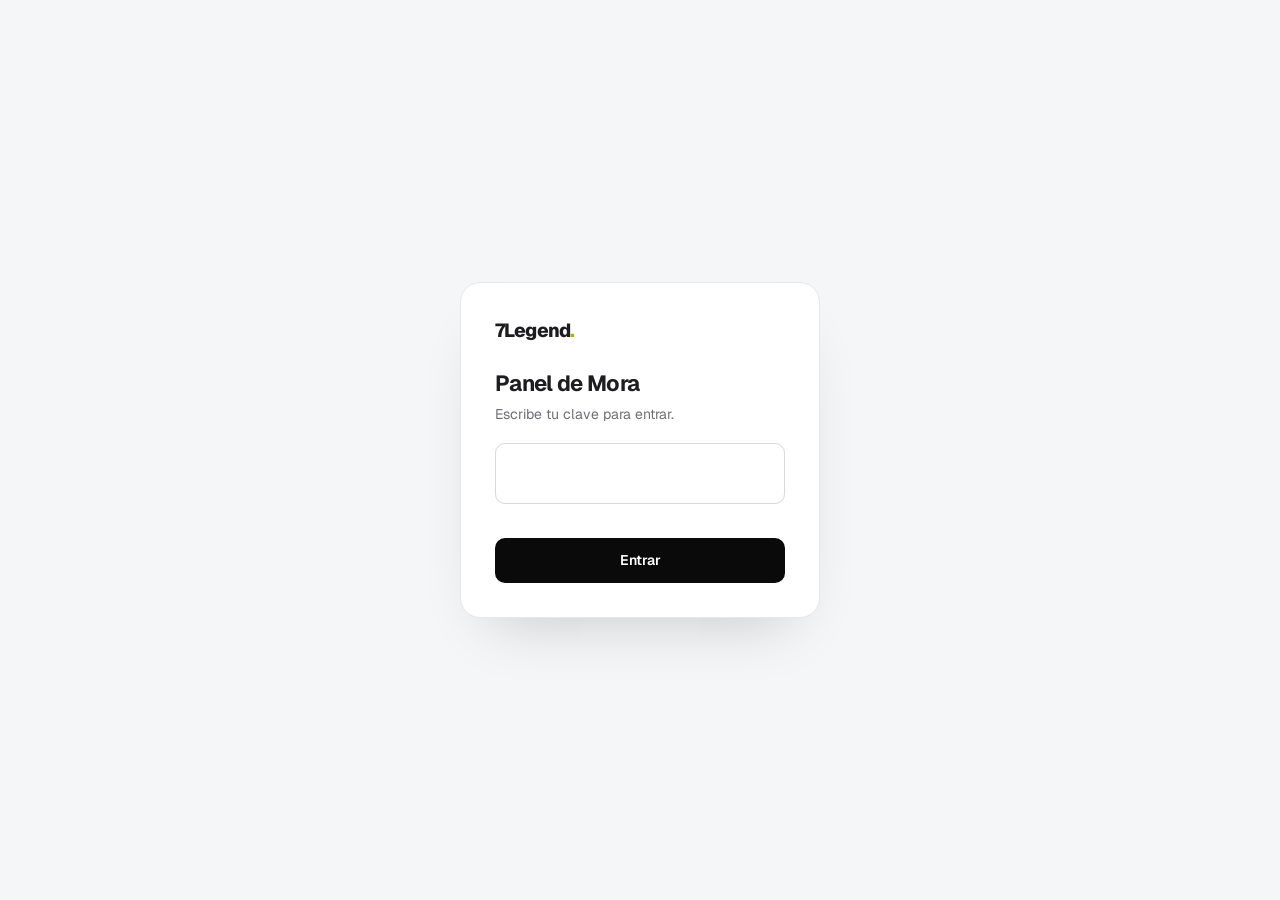
<file: panel/index.html>
<!DOCTYPE html>
<html lang="es">
<head>
<meta charset="UTF-8">
<meta name="viewport" content="width=device-width, initial-scale=1, viewport-fit=cover">
<meta name="robots" content="noindex, nofollow">
<title>7Legend · Panel</title>
<meta name="theme-color" content="#FFFFFF">
<meta name="apple-mobile-web-app-capable" content="yes">
<meta name="mobile-web-app-capable" content="yes">
<meta name="apple-mobile-web-app-title" content="Mora">
<meta name="apple-mobile-web-app-status-bar-style" content="default">
<link rel="manifest" href="manifest.webmanifest">
<link rel="apple-touch-icon" href="apple-touch-icon.png">
<link rel="icon" href="icon-192.png">
<script src="../config.js"></script>
<link rel="preconnect" href="https://fonts.googleapis.com">
<link href="https://fonts.googleapis.com/css2?family=Geist:wght@400;500;600;700&display=swap" rel="stylesheet">
<style>
:root{--t:#1D1D1F;--t2:#3A3A3F;--g:#6E6E76;--g2:#9A9AA2;--l:#E6E7EB;--s:#F5F6F8;--b:#fff;--a:#0A0A0A;--ah:#262626;--as:#F2FBD3;--lima:#D4FF2E;
  --r:#E5484D;--rs:#FDECEC;--v:#16A34A;--vs:#E8F7EE;--n:#F59E0B;--ns:#FEF5E6;--e:cubic-bezier(.22,1,.36,1)}
*{box-sizing:border-box;margin:0;padding:0}
body{font-family:Geist,system-ui,sans-serif;background:var(--s);color:var(--t);font-size:15px;line-height:1.5;-webkit-font-smoothing:antialiased}
button,input,select,textarea{font:inherit;color:inherit}
a{color:var(--a);text-decoration:none}
:focus-visible{outline:2px solid var(--a);outline-offset:2px;border-radius:6px}
.logo{font-weight:800;font-size:19px;letter-spacing:-.045em}.logo i{font-style:normal;color:#9BB800}
.aud-tabla{display:grid;gap:8px}.aud-f{display:grid;grid-template-columns:1fr 92px;gap:6px;align-items:center}.aud-f b{font-size:13.5px;font-weight:600}.aud-f .campo{padding:7px 8px;font-size:13.5px}.aud-f input.campo{grid-column:1/-1}
.aud-sub{font-size:12.5px;font-weight:700;color:#5D6B00;margin:16px 0 8px;text-transform:uppercase;letter-spacing:.04em}
.aud-g{display:grid;grid-template-columns:1fr 1fr;gap:8px}.aud-g .campo{font-size:13.5px;padding:8px 10px}
.btn.lima{background:var(--lima);color:#0A0A0A}.btn.lima:hover{background:#C4F000}
.btn{display:inline-flex;align-items:center;justify-content:center;gap:7px;border:0;border-radius:10px;padding:9px 14px;font-weight:600;font-size:14px;cursor:pointer;background:var(--a);color:#fff;transition:background .2s,opacity .2s;white-space:nowrap}
.btn:hover{background:var(--ah)}
.btn.sec{background:#fff;color:var(--t);box-shadow:inset 0 0 0 1px var(--l)}
.btn.sec:hover{background:var(--s)}
.btn.ok{background:var(--v)}.btn.ok:hover{background:#12873d}
.btn.wa{background:#25D366;color:#fff}.btn.wa:hover{background:#1fb658}
.btn.mini{padding:6px 10px;font-size:13px;border-radius:8px}
.btn[disabled]{opacity:.5;pointer-events:none}
.campo{width:100%;border:1px solid #D5D7DD;border-radius:10px;padding:10px 12px;background:#fff;font-size:14.5px;transition:border-color .2s,box-shadow .2s}
.campo:focus{outline:none;border-color:var(--a);box-shadow:0 0 0 3px rgba(10,10,10,.12)}
label.lb{display:block;font-size:13px;font-weight:500;color:var(--t2);margin:12px 0 6px}
.ayuda{font-size:12.5px;color:var(--g);margin-top:4px}

/* login */
#login{min-height:100vh;display:grid;place-items:center;padding:20px}
.login-box{background:#fff;border:1px solid var(--l);border-radius:20px;padding:34px;width:100%;max-width:360px;box-shadow:0 30px 60px -30px rgba(0,0,0,.2)}
.login-box h1{font-size:22px;letter-spacing:-.03em;margin:22px 0 4px}
.login-box p{color:var(--g);font-size:14px;margin-bottom:18px}
.pin{font-size:26px;letter-spacing:.4em;text-align:center;font-weight:600}
.err{color:var(--r);font-size:13.5px;min-height:20px;margin-top:8px}

/* app */
#app{display:none}
.top{position:sticky;top:0;z-index:20;padding-top:env(safe-area-inset-top);background:rgba(255,255,255,.92);backdrop-filter:blur(10px);border-bottom:1px solid var(--l)}
.top-in{max-width:1200px;margin:0 auto;padding:0 20px;height:58px;display:flex;align-items:center;gap:16px}
.top .sub{color:var(--g);font-size:13px;margin-left:auto;display:flex;align-items:center;gap:10px}
.tabs{max-width:1200px;margin:0 auto;padding:0 20px;display:flex;gap:4px;overflow-x:auto;scrollbar-width:none}
.tab{background:none;border:0;padding:10px 12px;font-weight:500;color:var(--g);cursor:pointer;border-bottom:2px solid transparent;white-space:nowrap;display:flex;align-items:center;gap:6px}
.tab:hover{color:var(--t)}
.tab.on{color:var(--t);border-color:var(--a)}
.tab .cnt{background:var(--n);color:#fff;font-size:11.5px;font-weight:700;border-radius:999px;padding:0 7px;min-width:20px;text-align:center}
main{max-width:1200px;margin:0 auto;padding:24px 20px calc(80px + env(safe-area-inset-bottom))}
.vista{display:none}.vista.on{display:block;animation:in .35s var(--e)}
@keyframes in{from{opacity:0;transform:translateY(6px)}to{opacity:1;transform:none}}
h2{font-size:18px;letter-spacing:-.02em;margin:0 0 12px;display:flex;align-items:baseline;flex-wrap:wrap;gap:4px 8px}
h2 small{font-weight:500;color:var(--g);font-size:13px}
.card{background:#fff;border:1px solid var(--l);border-radius:16px;padding:18px}
.grid2{display:grid;grid-template-columns:1.25fr 1fr;gap:20px;align-items:start}
.pila{display:grid;gap:20px}

/* kpis */
.kpis{display:grid;grid-template-columns:repeat(6,1fr);gap:12px;margin-bottom:22px}
.kpi{background:#fff;border:1px solid var(--l);border-radius:14px;padding:14px 16px}
.kpi small{display:block;color:var(--g);font-size:12.5px}
.kpi b{font-size:26px;letter-spacing:-.04em;font-weight:700;font-variant-numeric:tabular-nums}
.kpi.alerta{background:var(--ns);border-color:#F7D9A6}.kpi.alerta b{color:#B45309}
.kpi.azul b{color:var(--a)}

/* listas */
.item{display:flex;gap:14px;align-items:flex-start;padding:14px 0;border-top:1px solid var(--l)}
.item:first-of-type{border-top:0;padding-top:4px}
.fecha-box{width:58px;flex:none;text-align:center;border:1px solid var(--l);border-radius:12px;padding:6px 0;background:var(--s)}
.fecha-box small{display:block;font-size:11px;color:var(--g);text-transform:capitalize}
.fecha-box b{display:block;font-size:20px;line-height:1.1;letter-spacing:-.03em}
.fecha-box span{display:block;font-size:12px;font-weight:600;color:var(--a)}
.item .info{flex:1;min-width:0}
.item .info strong{display:block;font-size:15px}
.item .info p{color:var(--g);font-size:13.5px}
.acciones{display:flex;flex-wrap:wrap;gap:6px;margin-top:10px}
.vacio{color:var(--g);font-size:14px;padding:18px;text-align:center;border:1px dashed var(--l);border-radius:12px;background:var(--s)}
.pill{display:inline-block;font-size:12px;font-weight:600;padding:2px 9px;border-radius:999px;background:var(--s);color:var(--t2);white-space:nowrap}
.pill.Diagnosticado{background:#EEF2FF;color:#4338CA}.pill[class*="Competencia"]{background:#F3F4F6;color:#6B7280;text-decoration:line-through}.aviso-falso{background:#F3F4F6;color:#4B5563;border-radius:10px;padding:10px 12px;font-size:13px}.pill.Agendado,.pill.Confirmada{background:var(--as);color:var(--a)}
.pill.Cliente,.pill.Realizada{background:var(--vs);color:var(--v)}.pill.Seguimiento{background:#F3E8FF;color:#7E22CE}
.pill.Perdido,.pill.Rechazada,.pill.Cancelada,.pill.Reembolsada{background:#EEE;color:#555}
.pill.Reembolsar{background:var(--rs);color:var(--r)}.pill[class*="Por reprogramar"]{background:var(--ns);color:#B45309}
#modal{position:fixed;inset:0;z-index:60;background:rgba(15,15,20,.45);display:none;place-items:center;padding:16px}
#modal.on{display:grid}
#modal .caja{background:#fff;border-radius:18px;width:100%;max-width:440px;max-height:88vh;overflow:auto;padding:22px;box-shadow:0 30px 80px -30px rgba(0,0,0,.5)}
#modal h3{font-size:19px;letter-spacing:-.02em;margin-bottom:4px}
#modal .sub{color:var(--g);font-size:14px;margin-bottom:16px}
.opcion{display:block;width:100%;text-align:left;background:#fff;border:1px solid var(--l);border-radius:12px;padding:13px 14px;margin-bottom:8px;cursor:pointer;font:inherit}
.opcion:hover{border-color:var(--a);background:var(--as)}
.opcion b{display:block;font-size:15px}.opcion span{font-size:13px;color:var(--g)}
.opcion.reco{border-color:#25D366;background:#F0FBF4}.opcion .tag{display:inline-block;font-size:11px;font-weight:700;color:#127A3A;background:#DDF5E6;border-radius:6px;padding:1px 6px;margin-left:6px;vertical-align:2px}
.opcion em{display:block;font-style:normal;font-size:12.5px;color:var(--g2,#9A9AA2);margin-top:4px;white-space:nowrap;overflow:hidden;text-overflow:ellipsis}
.con-f{border:1px solid var(--l);border-radius:12px;padding:12px 14px;margin-bottom:8px}.con-f b{display:block;font-size:14.5px}.con-f span{display:block;font-size:12.5px;color:var(--g);margin-top:2px}
.con-planes{display:grid;gap:8px}.con-p{display:flex;align-items:center;gap:10px;border:1px solid var(--l);border-radius:12px;padding:12px 14px;cursor:pointer}
.con-p:has(input:checked){border-color:var(--a);background:#EAF1FF}.con-p input{accent-color:var(--a)}.con-p b{min-width:62px}.con-p span{font-size:13.5px;color:var(--g)}
.wa-txt{width:100%;min-height:220px;border:1px solid var(--l);border-radius:12px;padding:12px;font:inherit;font-size:14.5px;line-height:1.5;resize:vertical}
.wa-pie{display:flex;gap:8px;margin-top:12px}.wa-pie .btn{flex:1;justify-content:center}
.dias-m{display:grid;gap:12px;margin-bottom:14px}
.dias-m small{display:block;font-weight:600;color:var(--t2);margin-bottom:6px}
.dias-m .hs{display:flex;flex-wrap:wrap;gap:6px}
.dias-m button{border:1px solid var(--l);background:#fff;border-radius:8px;padding:6px 10px;font:inherit;font-size:13.5px;cursor:pointer}
.dias-m button.sel{background:var(--a);color:#fff;border-color:var(--a)}
#modal .pie-m{display:flex;gap:8px;justify-content:flex-end;margin-top:6px}.pill[class*="No asisti"]{background:var(--rs);color:var(--r)}
.pill.verificar,.pill[class*="Por verificar"]{background:var(--ns);color:#B45309}.pill.Asistió{background:#E0F2FE;color:#0369A1}
.score{display:inline-grid;place-items:center;width:34px;height:34px;border-radius:50%;font-weight:700;font-size:13px;flex:none}
.score.malo{background:var(--rs);color:var(--r)}.score.medio{background:var(--ns);color:#B45309}.score.bueno{background:var(--vs);color:var(--v)}
.op{font-family:ui-monospace,Menlo,monospace;font-size:13px;background:var(--s);padding:1px 6px;border-radius:6px}

/* tabla de leads */
.filtros{display:flex;gap:10px;margin-bottom:14px;flex-wrap:wrap}
.filtros .campo{max-width:320px}
.filtros select.campo{max-width:200px}
.tabla{background:#fff;border:1px solid var(--l);border-radius:16px;overflow:hidden}
.fila{display:grid;grid-template-columns:44px 1.4fr 1.2fr 110px 120px 120px;gap:12px;align-items:center;padding:12px 16px;border-top:1px solid var(--l);cursor:pointer;transition:background .15s}
.fila:hover{background:var(--s)}
.fila-ad{display:grid;grid-template-columns:1.6fr repeat(6,minmax(64px,.6fr));gap:10px;align-items:center;padding:12px 16px;border-top:1px solid var(--l);font-variant-numeric:tabular-nums}
.fila-ad.cab{border-top:0;font-size:12.5px;color:var(--g);font-weight:500;background:var(--s)}
.fila-ad.tot{background:var(--s);font-weight:700}
.fila-ad .an strong{display:block;font-size:14.5px}.fila-ad .an small{color:var(--g);font-size:12.5px}
.fila-ad span:not(.an){text-align:right}.fila-ad em{display:block;font-style:normal;color:var(--g);font-size:12px;font-weight:500}
.nota-ads{color:var(--g);font-size:13px;margin-top:12px;line-height:1.5}
@media(max-width:760px){.fila-ad{grid-template-columns:1.3fr repeat(3,1fr)}.fila-ad .x6,.fila-ad .x5,.fila-ad .x4{display:none}}
.fila.cab{border-top:0;font-size:12.5px;color:var(--g);font-weight:500;cursor:default;background:var(--s)}
.fila .nom strong{display:block}.fila .nom small,.fila .det{color:var(--g);font-size:13px;overflow:hidden;text-overflow:ellipsis;white-space:nowrap}

/* drawer */
#velo{position:fixed;inset:0;background:rgba(15,15,20,.35);z-index:40;opacity:0;pointer-events:none;transition:opacity .3s}
#velo.on{opacity:1;pointer-events:auto}
#drawer{position:fixed;top:0;right:0;bottom:0;width:min(520px,100%);background:#fff;z-index:41;transform:translateX(100%);transition:transform .4s var(--e),visibility .4s;overflow-y:auto;visibility:hidden}
#drawer.on{transform:none;visibility:visible;box-shadow:-20px 0 60px -20px rgba(0,0,0,.25)}
.dr-top{position:sticky;top:0;background:#fff;padding:calc(14px + env(safe-area-inset-top)) 22px 14px;border-bottom:1px solid var(--l);display:flex;gap:12px;align-items:center;z-index:2}
.dr-top h3{font-size:18px;letter-spacing:-.02em;line-height:1.2}
.dr-top p{color:var(--g);font-size:13px}
.dr-top .x{margin-left:auto;background:var(--s);border:0;border-radius:10px;width:42px;height:42px;flex:none;cursor:pointer;font-size:22px;touch-action:manipulation}
.dr-sec{padding:18px 22px;border-bottom:1px solid var(--l)}
.dr-sec h4{font-size:13px;color:var(--g);font-weight:600;margin-bottom:10px}
.llamada{background:var(--as);border-radius:12px;padding:14px;font-size:14.5px;color:#123B8F}
.hall{padding:6px 0;font-size:14px}
.resp{display:grid;grid-template-columns:120px 1fr;gap:6px 12px;font-size:14px}
.resp dt{color:var(--g)}
.gestion{display:grid;grid-template-columns:1fr 1fr;gap:0 12px}

/* horarios */
.dia{display:grid;grid-template-columns:150px 1fr;gap:14px;align-items:start;padding:14px 0;border-top:1px solid var(--l)}
.dia:first-child{border-top:0}
.sw{display:flex;align-items:center;gap:10px;cursor:pointer;font-weight:600;user-select:none}
.sw input{display:none}
.sw i{width:38px;height:22px;border-radius:999px;background:#D5D7DD;position:relative;transition:background .2s;flex:none}
.sw i:after{content:"";position:absolute;top:3px;left:3px;width:16px;height:16px;border-radius:50%;background:#fff;transition:transform .25s var(--e);box-shadow:0 1px 2px rgba(0,0,0,.2)}
.sw input:checked+i{background:var(--a)}.sw input:checked+i:after{transform:translateX(16px)}
.horas{display:flex;flex-wrap:wrap;gap:6px;align-items:center}
.chip{display:inline-flex;align-items:center;gap:6px;background:var(--as);color:var(--a);font-weight:600;font-size:13.5px;padding:5px 6px 5px 11px;border-radius:999px}
.chip button{border:0;background:rgba(10,10,10,.15);color:var(--a);width:20px;height:20px;border-radius:50%;cursor:pointer;font-size:13px;line-height:1}
.dia.off .chip{background:var(--s);color:var(--g2)}.dia.off .chip button{background:#E6E7EB;color:var(--g2)}
.add{display:inline-flex;gap:6px}
.add input{width:118px;padding:6px 8px;border-radius:8px}
.prev-dia{margin-bottom:12px}
.prev-dia small{display:block;font-weight:600;font-size:13px;margin-bottom:6px}
.slot{display:inline-block;border:1px solid var(--l);border-radius:8px;padding:4px 10px;font-size:13px;font-weight:500;margin:0 4px 4px 0;background:#fff;cursor:pointer;transition:all .15s}
.slot:hover{border-color:var(--r);color:var(--r);text-decoration:line-through}
.bloq{display:flex;justify-content:space-between;align-items:center;padding:8px 0;border-top:1px solid var(--l);font-size:14px}
.guardar-bar{position:sticky;bottom:16px;margin-top:16px;display:flex;justify-content:flex-end}
.guardar-bar .btn{box-shadow:0 10px 30px -10px rgba(10,10,10,.6);padding:12px 20px}

/* grilla de horarios */
.atajos{display:flex;flex-wrap:wrap;gap:6px;margin-bottom:14px}
.grilla{display:grid;grid-template-columns:46px repeat(6,1fr);gap:3px;user-select:none;-webkit-user-select:none}
.g-dia{position:sticky;top:calc(env(safe-area-inset-top) + 102px);z-index:3;background:#fff;text-align:center;font-weight:600;font-size:13px;padding:8px 0 6px;cursor:pointer;border-bottom:1px solid var(--l)}
.g-dia small{display:block;font-weight:500;color:var(--g);font-size:11px}
.g-dia:hover{color:var(--a)}
.g-h{font-size:11.5px;color:var(--g);text-align:right;padding-right:6px;height:30px;line-height:30px;touch-action:pan-y}
.g-h.media{color:transparent}
.g-h.media:after{content:"·";color:var(--g2)}
.c{height:30px;border-radius:7px;background:var(--s);border:1px solid var(--l);touch-action:none;cursor:pointer;display:grid;place-items:center;font-size:11px;font-weight:600;color:transparent;transition:background .12s,border-color .12s,transform .12s}
.c:hover{border-color:rgba(10,10,10,.5)}
.c.on{background:var(--a);border-color:var(--a);color:#fff}
.c.hora{margin-top:4px}
.g-pie{display:flex;gap:14px;align-items:center;flex-wrap:wrap;margin-top:12px;font-size:13px}
.g-pie i{display:inline-block;width:12px;height:12px;border-radius:4px;background:var(--a);margin-right:6px;vertical-align:-1px}
.g-pie b{margin-left:auto;font-weight:600;color:var(--v)}
@media (max-width:520px){ .grilla{grid-template-columns:38px repeat(6,1fr);gap:2px} .c{height:28px;font-size:10px} .g-h{height:28px;line-height:28px} .g-dia{top:calc(env(safe-area-inset-top) + 96px)} }
/* avisos push */
.aviso-push{display:flex;gap:14px;align-items:center;background:var(--as);border:1px solid rgba(10,10,10,.25);border-radius:16px;padding:14px 16px;margin-bottom:18px}
.aviso-push p{flex:1;font-size:14px;color:#123B8F}
.aviso-push p b{display:block;font-size:15px}
.estado-push{font-size:13.5px;margin-top:10px;color:var(--g)}
.estado-push.ok{color:var(--v);font-weight:600}
/* toast */
#toast{position:fixed;left:50%;bottom:24px;transform:translate(-50%,30px);background:var(--t);color:#fff;padding:12px 18px;border-radius:12px;font-size:14px;opacity:0;transition:all .35s var(--e);z-index:60;pointer-events:none;max-width:90vw}
#toast.on{opacity:1;transform:translate(-50%,0)}
#toast.mal{background:var(--r)}
.cargando{pointer-events:none}
/* pantalla de entrada */
#splash{position:fixed;inset:0;z-index:100;background:#fff;display:flex;flex-direction:column;align-items:center;justify-content:center;gap:22px;transition:opacity .45s var(--e,ease),visibility .45s}
#splash.fuera{opacity:0;visibility:hidden}
#splash .marca{font-weight:800;font-size:44px;letter-spacing:-.05em;display:flex;align-items:baseline}
#splash .marca span{display:inline-block;opacity:0;transform:translateY(14px);animation:letra .55s cubic-bezier(.22,1,.36,1) forwards}
#splash .marca i{font-style:normal;color:var(--a,#1E6BFF);display:inline-block;transform:scale(0);animation:punto .5s .6s cubic-bezier(.34,1.56,.64,1) forwards,late2 1.4s 1.2s ease-in-out infinite}
@keyframes letra{to{opacity:1;transform:none}}
@keyframes punto{to{transform:scale(1)}}
@keyframes late2{50%{transform:scale(1.35)}}
#splash .barra{width:140px;height:3px;border-radius:3px;background:#EEF0F4;overflow:hidden}
#splash .barra b{display:block;height:100%;width:40%;border-radius:3px;background:var(--a,#1E6BFF);animation:corre 1.1s ease-in-out infinite}
#splash p{font-size:13.5px;color:var(--g,#6E6E76);min-height:20px;transition:opacity .3s}
@keyframes corre{0%{transform:translateX(-110%)}100%{transform:translateX(260%)}}
/* barra de actualización (datos ya visibles) */
#prog{position:fixed;top:0;left:0;right:0;height:3px;z-index:60;overflow:hidden;pointer-events:none;opacity:0;transition:opacity .3s}
#prog b{display:block;height:100%;width:35%;background:linear-gradient(90deg,transparent,var(--a,#1E6BFF),transparent);animation:corre 1s ease-in-out infinite}
body.actualizando #prog{opacity:1}
body.actualizando #actualizado{color:var(--a,#1E6BFF)}
@media(prefers-reduced-motion:reduce){#splash .marca span,#splash .marca i{animation:none;opacity:1;transform:none}#splash .barra b,#prog b{animation-duration:2.4s}}

@media (max-width:900px){
  .kpis{grid-template-columns:repeat(3,1fr)}
  .grid2{grid-template-columns:1fr}
  .fila{grid-template-columns:40px 1fr 100px}
  .fila .c3,.fila .c5,.fila .c6{display:none}
  .dia{grid-template-columns:1fr}
}
@media (max-width:520px){ .kpis{grid-template-columns:repeat(2,1fr)} .gestion{grid-template-columns:1fr} main{padding:18px 14px calc(80px + env(safe-area-inset-bottom))} #actualizado,.logo>span{display:none} }
</style>
</head>
<body>

<!-- LOGIN -->
<section id="login">
  <div class="login-box">
    <span class="logo">7Legend<i>.</i></span>
    <h1>Panel de Mora</h1>
    <p>Escribe tu clave para entrar.</p>
    <input id="pin" class="campo pin" type="password" inputmode="numeric" maxlength="10" autocomplete="current-password" aria-label="Clave">
    <div class="err" id="pinErr"></div>
    <button class="btn" id="entrar" style="width:100%;padding:12px;margin-top:6px">Entrar</button>
  </div>
</section>

<div id="splash" aria-live="polite"><div class="marca"><span style="animation-delay:0ms">7</span><span style="animation-delay:45ms">L</span><span style="animation-delay:90ms">e</span><span style="animation-delay:135ms">g</span><span style="animation-delay:180ms">e</span><span style="animation-delay:225ms">n</span><span style="animation-delay:270ms">d</span><i>.</i></div><div class="barra"><b></b></div><p id="splashTxt">Cargando tu panel…</p></div>
<div id="prog"><b></b></div>
<!-- APP -->
<section id="app">
  <header class="top">
    <div class="top-in">
      <span class="logo">7Legend<i>.</i> <span style="font-weight:500;color:var(--g);letter-spacing:-.01em;font-size:15px">Panel</span></span>
      <span class="sub"><span id="actualizado"></span><button class="btn sec mini" id="refrescar">Actualizar</button><button class="btn sec mini" id="salir">Salir</button></span>
    </div>
    <nav class="tabs" role="tablist">
      <button class="tab on" data-v="hoy">Hoy <span class="cnt" id="cntVer" hidden></span></button>
      <button class="tab" data-v="leads">Leads</button>
      <button class="tab" data-v="anuncios">Anuncios</button>
      <button class="tab" data-v="reservas">Reservas</button>
      <button class="tab" data-v="horarios">Horarios</button>
      <button class="tab" data-v="ajustes">Pagos y ajustes</button>
    </nav>
  </header>

  <main>
    <!-- HOY -->
    <div class="vista on" id="v-hoy">
      <div class="aviso-push" id="avisoPush" hidden><p id="avisoPushTxt"><b>Activa las notificaciones</b>Te avisamos al instante de cada lead nuevo, cada pago y 30 min antes de cada asesoría.</p><button class="btn" id="btnPush">Activar</button></div>
      <div class="kpis" id="kpis"></div>
      <div class="grid2">
        <div class="pila">
          <div class="card"><h2>Pagos por verificar <small>Revisa tu Yape, Plin o PayPal y confirma</small></h2><div id="porVerificar"></div></div>
          <div class="card"><h2>Próximas asesorías</h2><div id="proximas"></div></div>
        </div>
        <div class="card"><h2>Últimos leads</h2><div id="ultimos"></div></div>
      </div>
    </div>

    <!-- LEADS -->
    <div class="vista" id="v-leads">
      <div class="filtros">
        <input class="campo" id="buscar" placeholder="Buscar por nombre, negocio o WhatsApp" aria-label="Buscar">
        <select class="campo" id="fEstado" aria-label="Filtrar por estado"><option value="">Todos los estados</option></select>
        <select class="campo" id="fCalifica" aria-label="Filtrar por calificación"><option value="">Califica: todos</option><option>SI</option><option>NO</option></select>
      </div>
      <div class="tabla" id="tablaLeads"></div>
    </div>

    <!-- ANUNCIOS -->
    <div class="vista" id="v-anuncios">
      <div class="filtros">
        <select class="campo" id="fRango" aria-label="Periodo"><option value="0">Hoy</option><option value="7" selected>Últimos 7 días</option><option value="30">Últimos 30 días</option><option value="90">Últimos 90 días</option></select>
      </div>
      <div class="kpis" id="kpisAds"></div>
      <div class="tabla" id="tablaAds"></div>
      <p class="nota-ads">Visitas: personas que abrieron la landing. Iniciaron: tocaron una respuesta del diagnóstico. Leads: terminaron el diagnóstico. Pagadas: reservas con pago confirmado. El gasto y el costo por lead los ves en el Administrador de anuncios.</p>
    </div>

    <!-- RESERVAS -->
    <div class="vista" id="v-reservas">
      <div class="filtros"><select class="campo" id="fRes" aria-label="Filtrar reservas"><option value="">Todas las reservas</option><option>Por verificar</option><option>Confirmada</option><option>Realizada</option><option>No asistió</option><option>Rechazada</option><option>Por reprogramar</option><option>Reembolsar</option><option>Reembolsada</option><option>Cancelada</option></select></div>
      <div class="card" id="listaRes"></div>
    </div>

    <!-- HORARIOS -->
    <div class="vista" id="v-horarios">
      <div class="grid2">
        <div>
          <div class="card">
            <h2>Tu semana</h2>
            <p class="ayuda" style="margin:-4px 0 12px">Toca o <b>desliza el dedo</b> sobre las casillas para marcar desde qué hora puedes empezar una asesoría. Se guarda solo.</p>
            <div class="atajos">
              <button class="btn sec mini" data-preset="manana">+ Mañanas 9–12</button>
              <button class="btn sec mini" data-preset="tarde">+ Tardes 3–7</button>
              <button class="btn sec mini" data-preset="copiar">Copiar lunes a toda la semana</button>
              <button class="btn sec mini" data-preset="limpiar">Limpiar</button>
            </div>
            <div class="grilla" id="grilla" aria-label="Horarios disponibles por día"></div>
            <div class="g-pie"><span><i></i>Disponible</span><span class="ayuda" style="margin:0">Para bajar o subir, desliza sobre la columna de horas.</span><b id="estadoHor"></b></div>
          </div>
          <div class="card" style="margin-top:20px">
            <h2>Reglas</h2>
            <div class="gestion">
              <div><label class="lb" for="cAntic">Anticipación mínima (horas)</label><input class="campo" id="cAntic" type="number" min="0" max="168"><div class="ayuda">Nadie podrá reservar con menos tiempo.</div></div>
              <div><label class="lb" for="cDias">Mostrar los próximos (días)</label><input class="campo" id="cDias" type="number" min="1" max="60"></div>
            </div>
          </div>
        </div>
        <div class="pila">
          <div class="card">
            <h2>Así lo ve tu cliente <small>Toca un horario para bloquearlo</small></h2>
            <div id="preview"></div>
          </div>
          <div class="card">
            <h2>Días bloqueados</h2>
            <div style="display:flex;gap:8px;margin-bottom:10px"><input class="campo" type="date" id="bFecha" aria-label="Fecha a bloquear"><input class="campo" id="bMotivo" placeholder="Motivo (opcional)" aria-label="Motivo"><button class="btn sec" id="bAdd">Bloquear</button></div>
            <div id="bloqueos"></div>
          </div>
        </div>
      </div>
    </div>

    <!-- AJUSTES -->
    <div class="vista" id="v-ajustes">
      <div class="grid2">
        <div class="card">
          <h2>Cómo te pagan</h2>
          <div class="gestion">
            <div><label class="lb" for="aYape">Yape: número</label><input class="campo" id="aYape" inputmode="tel" placeholder="987654321"></div>
            <div><label class="lb" for="aYapeTit">Yape: titular</label><input class="campo" id="aYapeTit" placeholder="Nombre como aparece en Yape"></div>
            <div><label class="lb" for="aPlin">Plin: número</label><input class="campo" id="aPlin" inputmode="tel" placeholder="987654321"></div>
            <div><label class="lb" for="aPlinTit">Plin: titular</label><input class="campo" id="aPlinTit"></div>
            <div><label class="lb" for="aPaypal">PayPal: link</label><input class="campo" id="aPaypal" placeholder="https://paypal.me/tuusuario/13USD"></div>
            <div><label class="lb" for="aPaypalUsd">PayPal: monto (USD)</label><input class="campo" id="aPaypalUsd" inputmode="decimal"></div>
          </div>
          <p class="ayuda" style="margin-top:12px">Deja vacío un método para que no aparezca en la página de reserva.</p>
        </div>
        <div class="card">
          <h2>Asesoría</h2>
          <div class="gestion">
            <div><label class="lb" for="aPrecio">Precio (S/)</label><input class="campo" id="aPrecio" inputmode="decimal"></div>
            <div><label class="lb" for="aDur">Duración (min)</label><input class="campo" id="aDur" type="number"></div>
          </div>
          <div class="gestion" style="margin-top:12px">
            <div><label class="lb" for="aPlanBasic">Basic (S/, 1 mes)</label><input class="campo" id="aPlanBasic" inputmode="decimal"></div>
            <div><label class="lb" for="aPlanPRO">PRO (S/ al mes)</label><input class="campo" id="aPlanPRO" inputmode="decimal"></div>
            <div><label class="lb" for="aPlanLegend">Legend (S/ al mes)</label><input class="campo" id="aPlanLegend" inputmode="decimal"></div>
          </div>
          <div class="ayuda">Precios de tus planes: se usan en la presentación y para calcular tus ingresos mensuales.</div>
          <label class="lb" for="aZoom">Link de Google Meet (fijo)</label><input class="campo" id="aZoom" placeholder="https://meet.google.com/xxx-xxxx-xxx">
          <div class="ayuda">Se envía automáticamente en el mensaje de confirmación.</div>
          <label class="lb" for="aWa">Tu WhatsApp (con 51)</label><input class="campo" id="aWa" inputmode="tel" placeholder="51987654321">
          <div class="ayuda">Aquí te envían la captura de su pago.</div>
          <label class="lb" for="aClave">Nueva clave del panel (opcional)</label><input class="campo" id="aClave" type="password" inputmode="numeric" maxlength="10">
        </div>
      </div>
      <div class="card" style="margin-top:20px">
        <h2>Notificaciones push <small>OneSignal</small></h2>
        <div class="gestion">
          <div><label class="lb" for="aOsApp">OneSignal App ID</label><input class="campo" id="aOsApp" placeholder="xxxxxxxx-xxxx-xxxx-xxxx-xxxxxxxxxxxx"></div>
          <div><label class="lb" for="aOsKey">REST API Key</label><input class="campo" id="aOsKey" type="password" autocomplete="off"></div>
        </div>
        <p class="ayuda">La API Key se guarda en tu Apps Script, no en el Sheet ni en GitHub.</p>
        <div class="acciones"><button class="btn sec" id="btnPush2">Activar en este dispositivo</button><button class="btn sec" id="btnPrueba">Enviar notificación de prueba</button></div>
        <div class="estado-push" id="estadoPush"></div>
      </div>
      <div class="card" style="margin-top:20px">
        <h2>Meta · API de conversiones <small>opcional</small></h2>
        <label class="lb" for="aMetaTok">Token de acceso</label><input class="campo" id="aMetaTok" type="password" autocomplete="off">
        <p class="ayuda">Envía a Meta cada diagnóstico y cada reserva desde tu servidor, para que tus anuncios aprendan mejor. Se guarda en tu Apps Script, no en el Sheet ni en GitHub.</p>
      </div>
      <div class="guardar-bar"><button class="btn" id="guardarAj">Guardar ajustes</button></div>
    </div>
  </main>
</section>

<div id="velo"></div>
<aside id="drawer" aria-label="Ficha del lead"></aside>
<div id="toast" role="status"></div>
<div id="modal" role="dialog" aria-modal="true"><div class="caja" id="modalCaja"></div></div>

<script>
const $=id=>document.getElementById(id);
const h=s=>String(s==null?'':s).replace(/[&<>"]/g,c=>({'&':'&amp;','<':'&lt;','>':'&gt;','"':'&quot;'}[c]));
const FALSO='Competencia o falso';
const ESTADOS=['Diagnosticado','Pagó asesoría','Agendado','Asistió','Cliente','Seguimiento','No asistió','Perdido',FALSO];
const reales=()=>D.leads.filter(l=>l.estado!==FALSO);
const MESES=['ene','feb','mar','abr','may','jun','jul','ago','set','oct','nov','dic'];
let PIN='', D=null, HOR=[];

async function run(fn,...args){
  let r;
  try{ const res=await fetch(CFG.API_URL,{method:'POST',body:JSON.stringify({action:'adm',fn,pin:PIN,args})}); r=await res.json(); }
  catch(e){ throw new Error('Sin conexión con tu Google Sheet. Revisa tu internet o la API_URL en config.js.'); }
  if(!r.ok) throw new Error(r.error||'Error desconocido');
  return r.data;
}
function toast(t,mal){ const el=$('toast'); el.textContent=t; el.className='on'+(mal?' mal':''); clearTimeout(el._t); el._t=setTimeout(()=>el.className='',3200); }
function guardaPin(p){ try{localStorage.setItem('mora_pin',p)}catch(e){} }
function leePin(){ try{return localStorage.getItem('mora_pin')||''}catch(e){return ''} }

/* ── login ── */
async function entrar(p){
  PIN=p; $('entrar').disabled=true; $('pinErr').textContent='';
  try{ await run('adm_login'); guardaPin(p); $('login').style.display='none'; $('app').style.display='block'; await cargar(); }
  catch(e){ $('pinErr').textContent=e.message.includes('Clave')?'Clave incorrecta. Revísala en la hoja Config.':e.message; PIN=''; }
  $('entrar').disabled=false;
}
$('entrar').onclick=()=>entrar($('pin').value.trim());
$('pin').addEventListener('keydown',e=>{ if(e.key==='Enter') entrar($('pin').value.trim()); });
/* el arranque está al final del script */

/* ── tabs ── */
document.querySelectorAll('.tab').forEach(t=>t.onclick=()=>{
  document.querySelectorAll('.tab').forEach(x=>x.classList.toggle('on',x===t));
  document.querySelectorAll('.vista').forEach(v=>v.classList.toggle('on',v.id==='v-'+t.dataset.v));
});
$('refrescar').onclick=()=>cargar(true);
$('salir').onclick=salirPanel;
document.addEventListener('visibilitychange',()=>{ if(document.visibilityState==='visible'&&PIN&&D) cargar(); });
if('serviceWorker' in navigator) navigator.serviceWorker.register('sw.js').catch(()=>{});

/* Carga rápida: muestra al instante lo último guardado en este dispositivo y lo actualiza en segundo plano */
var CACHE_K='panel_cache_v1';
function leeCache(){ try{ return JSON.parse(localStorage.getItem(CACHE_K)||'null'); }catch(e){ return null; } }
function guardaCache(d){ try{ localStorage.setItem(CACHE_K,JSON.stringify(d)); }catch(e){} }
function ocultarSplash(){ const s=$('splash'); if(s&&!s.classList.contains('fuera')){ s.classList.add('fuera'); setTimeout(()=>s.remove(),500); } }
var cargandoYa=null;
async function cargar(aviso){
  if(cargandoYa) return cargandoYa;
  document.body.classList.add('actualizando'); if(D) $('actualizado').textContent='Actualizando…';
  cargandoYa=(async()=>{
    try{ const nuevo=await run('adm_data'); D=nuevo; guardaCache(D); HOR=JSON.parse(JSON.stringify(D.horarios));
      const dr=$('drawer').classList.contains('on')&&$('drawer').dataset.abierto; pintarTodo(); if(dr) abrirLead(dr);
      if(aviso) toast('Datos actualizados');
      const q=new URLSearchParams(location.search).get('lead'); if(q&&leadPor(q)){ history.replaceState(null,'',location.pathname); abrirLead(q); } }
    catch(e){
      if(/clave/i.test(e.message)){ salirPanel(); return; }
      toast(D?'Sin conexión: mostrando los últimos datos guardados':e.message,true); if(D) $('actualizado').textContent='Sin actualizar';
    }
    finally{ document.body.classList.remove('actualizando'); ocultarSplash(); cargandoYa=null; }
  })();
  return cargandoYa;
}
function salirPanel(){ try{ localStorage.removeItem('mora_pin'); localStorage.removeItem(CACHE_K); }catch(e){} location.reload(); }
function pintarTodo(){ $('actualizado').textContent='Actualizado '+D.hoy.slice(11); kpis(); hoy(); leads(); anuncios(); reservas(); horarios(); ajustes(); }

/* ── utilidades ── */
const wa=(n,t)=>'https://wa.me/'+String(n||'').replace(/\D/g,'')+(t?'?text='+encodeURIComponent(t):'');
const scoreCls=p=>+p<40?'malo':+p<60?'medio':'bueno';
const fechaBox=(f,hr)=>{ const d=new Date(f+'T12:00:00'); const dia=['dom','lun','mar','mié','jue','vie','sáb'][d.getDay()];
  return `<div class="fecha-box"><small>${dia} · ${MESES[d.getMonth()]}</small><b>${d.getDate()}</b><span>${h(hr||'—')}</span></div>`; };
const esFutura=r=>(r.fecha+' '+r.hora)>=D.hoy.slice(0,16);
const leadPor=id=>D.leads.find(l=>l.lead_id===id);

/* ── KPIs ── */
const enLlamada=r=>r.metodo==='En llamada';
const esAudit=r=>r.metodo==='Auditoría gratis';
const sinCobro=r=>enLlamada(r)||esAudit(r);
const pagada=r=>['Confirmada','Realizada','No asistió'].includes(r.estado)&&!sinCobro(r);
const opTxt=r=>esAudit(r)?'<b style="color:#127A3A">🦷 Auditoría gratuita · sin cobro</b>':enLlamada(r)?'<b style="color:#B45309">Paga S/'+h((D.config&&D.config.precio)||250)+' en la videollamada</b>':'Operación <span class="op">'+h(r.operacion)+'</span>';
const btnPago=r=>enLlamada(r)&&['Confirmada','Realizada'].includes(r.estado)?`<button class="btn ok mini" data-acc="pago_llamada" data-id="${h(r.reserva_id)}">Pagó S/${h(D.config.precio||250)}</button>`:'';
function kpis(){
  const L=reales(), R=D.reservas, hace7=new Date(Date.now()-7*864e5).toISOString().slice(0,10);
  const porVer=R.filter(r=>r.estado==='Por verificar').length;
  const prox=R.filter(r=>r.estado==='Confirmada'&&esFutura(r)).length;
  const clientes=L.filter(l=>l.estado==='Cliente');
  const mrr=clientes.reduce((s,l)=>s+(+String(l.mrr).replace(/[^\d.]/g,'')||0),0);
  const pagadas=R.filter(pagada).length;
  $('kpis').innerHTML=[
    ['Leads',L.length],['Últimos 7 días',L.filter(l=>l.fecha.slice(0,10)>=hace7).length],
    ['Por verificar',porVer,porVer?'alerta':''],['Asesorías pagadas',pagadas],['Próximas',prox,'azul'],
    ['MRR','S/ '+mrr.toLocaleString('en-US'),'azul']
  ].map(k=>`<div class="kpi ${k[2]||''}"><small>${k[0]}</small><b>${k[1]}</b></div>`).join('');
  $('cntVer').hidden=!porVer; $('cntVer').textContent=porVer;
}

/* ── HOY ── */
function tarjetaRes(r,modo){
  const lead=leadPor(r.lead_id);
  let acc='';
  if(modo==='verificar') acc=`<button class="btn ok mini" data-acc="confirmar" data-id="${h(r.reserva_id)}">Confirmar pago</button>
      <button class="btn sec mini" data-acc="rechazar" data-id="${h(r.reserva_id)}">No encontré el pago</button>`;
  if(modo==='proxima') acc=`${D.config.zoom?`<a class="btn sec mini" href="${h(D.config.zoom)}" target="_blank">Abrir Meet</a>`:''}
      ${btnPago(r)}${lead?`<button class="btn sec mini" data-lead="${h(lead.lead_id)}">Ver ficha</button><a class="btn sec mini" href="presentacion.html?lead=${encodeURIComponent(lead.lead_id)}" target="_blank">Presentar</a>`:''}
      <button class="btn sec mini" data-acc="realizada" data-id="${h(r.reserva_id)}">Realizada</button>
      <button class="btn sec mini" data-acc="no_asistio" data-id="${h(r.reserva_id)}">No asistió</button>`;
  return `<div class="item">${fechaBox(r.fecha,r.hora)}<div class="info">
    <strong>${h(r.nombre)}${r.negocio?` · <span style="font-weight:500;color:var(--g)">${h(r.negocio)}</span>`:''}</strong>
    <p>${sinCobro(r)?opTxt(r):h(r.metodo)+' · '+h(r.monto)+' · '+opTxt(r)}</p>
    <div class="acciones">${acc}<button class="btn wa mini" data-wa-res="${h(r.reserva_id)}">WhatsApp ▾</button></div></div></div>`;
}
function hoy(){
  const R=D.reservas;
  const ver=R.filter(r=>r.estado==='Por verificar').sort((a,b)=>(a.fecha+a.hora).localeCompare(b.fecha+b.hora));
  $('porVerificar').innerHTML=ver.length?ver.map(r=>tarjetaRes(r,'verificar')).join(''):'<div class="vacio">Todo al día. No hay pagos por verificar.</div>';
  const prox=R.filter(r=>r.estado==='Confirmada'&&esFutura(r)).sort((a,b)=>(a.fecha+a.hora).localeCompare(b.fecha+b.hora));
  $('proximas').innerHTML=prox.length?prox.map(r=>tarjetaRes(r,'proxima')).join(''):'<div class="vacio">Aún no tienes asesorías confirmadas.</div>';
  $('ultimos').innerHTML=reales().length?reales().slice(0,8).map(l=>`<div class="item" style="cursor:pointer;align-items:center" data-lead="${h(l.lead_id)}">
    <span class="score ${scoreCls(l.puntaje)}">${h(l.puntaje||'–')}</span>
    <div class="info"><strong>${h(l.nombre)} <span style="font-weight:500;color:var(--g)">· ${h(l.negocio)}</span></strong><p>${h(l.rubro)} · ${h(l.fecha)}</p></div>
    <span class="pill ${h(l.pago==='Por verificar'?'verificar':l.estado)}">${h(l.pago==='Por verificar'?'Pago por verificar':l.estado||'—')}</span></div>`).join(''):'<div class="vacio">Todavía no hay leads. Llegarán desde tu landing.</div>';
}

/* acciones de reservas (delegado) */
document.addEventListener('click',async e=>{
  const l=e.target.closest('[data-lead]'); if(l){ abrirLead(l.dataset.lead); return; }
  const b=e.target.closest('[data-acc]'); if(!b) return;
  const acc=b.dataset.acc, id=b.dataset.id;
  if(acc==='rechazar'&&!confirm('¿Marcar este pago como no encontrado? El horario quedará libre otra vez.')) return;
  if(acc==='cancelar') return elegirCancelacion(id);
  if(acc==='pago_llamada') return elegirPago(id);
  if(acc==='reprogramar') return elegirHorario(id);
  if(acc==='reembolsada'&&!confirm('¿Ya le devolviste el pago a este cliente?')) return;
  b.disabled=true;
  try{
    const r=await run('adm_reserva',id,acc);
    toast('Reserva: '+r.estado);
    await cargar();
    if(r.wa) mostrarWa(r.wa, acc==='confirmar'?'Enviar confirmación con el link de Meet':'Avisarle por WhatsApp');
  }catch(err){ toast(err.message,true); b.disabled=false; }
});
/* modal: cancelar con opciones / reprogramar */
/* ── Mensajes de WhatsApp predeterminados ── */
const URL_RES=id=>'https://asesoria.7legend.app/reservar.html'+(id?'?ref='+encodeURIComponent(id):'');
function plantillasWa(l,r){
  const c=D.config||{}, n=String((r&&r.nombre)||(l&&l.nombre)||'').trim().split(' ')[0]||'', neg=(l&&l.negocio)||(r&&r.negocio)||'tu negocio';
  const fuga=String((l&&l.hallazgos)||'').split('\n').map(x=>x.replace(/^[•\-\s]+/,'').trim()).filter(Boolean)[0]||'';
  const meet=c.zoom||'[link de Meet]', P=c.precio||250, fecha=r?(r.label||r.fecha):'', hora=r?r.hora:'', fl=fecha?fecha.charAt(0).toLowerCase()+fecha.slice(1):'';
  const plan=l&&l.plan==='PRO'?['PRO',c.planPRO||1100]:l&&l.plan==='Basic'?['Basic',c.planBasic||550]:['Legend',c.planLegend||2100]; /* Legend es el plan a vender */
  const T=[];
  const con=l&&(D.contratos||[]).filter(x=>x.lead_id===l.lead_id&&['Enviado','Visto'].includes(x.estado)).sort((a,b)=>b.creado.localeCompare(a.creado))[0];
  if(con) T.push({id:'contrato',t:'Contrato para firmar',c:con.estado==='Visto'?'Lo abrió pero aún no firma':'Le enviaste el contrato',
    m:con.estado==='Visto'?`Hola ${n}, vi que abriste el contrato 🙌 ¿Te quedó alguna duda? Si todo está bien, lo firmas desde aquí en 3 minutos:\n${con.url}`:`Hola ${n}, te acabo de enviar el contrato del Plan ${con.plan} a tu correo 📩 También puedes abrirlo aquí:\n${con.url}\n\nLo revisas, completas tus datos y firmas desde el celular en 3 minutos.`});
  if(!r){
    T.push({id:'contacto',t:'Primer contacto',c:'Lead nuevo que no reservó (mejor en la primera hora)',
      m:`Hola ${n} 👋 Soy Carlos Moreno, de 7Legend. Vi tu diagnóstico de ${neg}${fuga?`: lo que más ventas te está costando es «${fuga}»`:''}. Tiene solución.\n\n¿Lo revisamos juntos en una videollamada de 60 minutos? Reservas tu horario aquí y pagas S/${P} en la videollamada, no antes:\n${URL_RES(l&&l.lead_id)}`});
    T.push({id:'seguimiento',t:'Seguimiento',c:'2 o 3 días después, si no respondió',
      m:`Hola ${n}, ¿pudiste ver tu diagnóstico de ${neg}? Esta semana me quedan pocos horarios para revisarlo contigo. Si quieres, te separo uno 👇\n${URL_RES(l&&l.lead_id)}`});
    T.push({id:'guia',t:'Guía gratuita',c:'Lead que no califica todavía',
      m:`Hola ${n}, gracias por hacer el diagnóstico de ${neg} 🙌 Por la etapa de tu negocio, te recomiendo empezar por estos 5 ajustes (es gratis):\nhttps://asesoria.7legend.app/guia.html\n\nCualquier duda, escríbeme por aquí.`});
  } else {
    T.push({id:'presentar',t:'Presentarme y confirmar',c:'Apenas reserva',
      m:`Hola ${n} 👋 Soy Carlos Moreno, de 7Legend. Vi que reservaste tu asesoría para el ${fl} a las ${hora}. Ya revisé tu diagnóstico de ${neg} y tengo varias ideas para ti.\n\nTe llegó el link de Google Meet a tu correo. ¿Me confirmas que nos vemos? 🙌`});
    T.push({id:'r24',t:'Recordatorio (día anterior)',c:'La noche anterior',
      m:`Hola ${n}, te recuerdo nuestra videollamada de mañana, ${fl} a las ${hora} 🗓️\n\nLink: ${meet}\n\nTen a mano 3 chats de clientes que te pidieron precio. ¿Todo bien para mañana?`});
    T.push({id:'r1',t:'Recordatorio (1 hora antes)',c:'El mismo día',
      m:`Hola ${n}, en 1 hora nos vemos 👉 ${meet}\n\nConéctate desde una computadora si puedes.`});
    T.push({id:'conectado',t:'Ya estoy conectado',c:'Si a los 5 minutos no entra',
      m:`Hola ${n}, ya estoy en la videollamada esperándote 👉 ${meet}\n\n¿Te conectas?`});
    const num=x=>String(x||'').replace(/\D/g,'').replace(/^51(?=\d{9}$)/,'').replace(/(\d{3})(\d{3})(\d{3})/,'$1 $2 $3');
    const cierre='\n\nApenas lo envíes, mándame la captura y seguimos con tu plan 🙌';
    if(c.yape) T.push({id:'pago_yape',t:'Pago por Yape',c:'Si elige Yape (durante la videollamada)',
      m:`Te dejo los datos para la asesoría 👇\n\n💜 *Yape:* ${num(c.yape)}\n👤 A nombre de: ${c.yapeTit||'Carlos Moreno'}\n💰 Monto: S/${P}${cierre}`});
    if(c.plin) T.push({id:'pago_plin',t:'Pago por Plin',c:'Si elige Plin (durante la videollamada)',
      m:`Te dejo los datos para la asesoría 👇\n\n💙 *Plin:* ${num(c.plin)}\n👤 A nombre de: ${c.plinTit||'Carlos Moreno'}\n💰 Monto: S/${P}${cierre}`});
    if(c.paypal) T.push({id:'pago_paypal',t:'Pago por PayPal (link)',c:'Si elige PayPal o paga desde el extranjero',
      m:`Te dejo el link para pagar la asesoría con PayPal o tarjeta 👇\n\n${/^https?:/.test(c.paypal)?c.paypal:'https://'+c.paypal}\n💰 Monto: US$${c.paypalUsd||''}${cierre}`});
    if(!c.yape&&!c.plin&&!c.paypal) T.push({id:'pago_yape',t:'Datos de pago',c:'Configura tus medios de pago en Ajustes',m:`Te dejo los datos para la asesoría (S/${P}):\n\n• Yape / Plin: [tu número]${cierre}`});
    T.push({id:'gracias',t:'Gracias + resumen',c:'Al terminar la videollamada',
      m:`Gracias por tu tiempo hoy, ${n} 🙌 Te resumo lo que acordamos:\n\n1. \n2. \n3. \n\nCualquier duda, escríbeme por aquí.`});
    T.push({id:'plan',t:'Propuesta del plan',c:'1 o 2 días después de la asesoría',
      m:`Hola ${n}, ¿pudiste avanzar con lo que vimos? Si quieres que lo implementemos juntos (gestión de tus anuncios, Mora respondiendo 24/7, CRM y reunión semanal conmigo), arrancamos esta semana con el Plan ${plan[0]} (S/${Number(plan[1]).toLocaleString('en-US')}${plan[0]==='Basic'?', 1 mes':' al mes'}).\n\n¿Lo conversamos 10 minutos?`});
    T.push({id:'noasistio',t:'No se conectó',c:'Si no asistió',
      m:`Hola ${n}, te esperé hoy a las ${hora} y no pudimos conectarnos. ¿Todo bien? Si quieres, la movemos: dime qué día y hora te acomoda.`});
  }
  const dental=(l&&esDental(l))||(r&&esAudit(r));
  if(dental){
    /* versión para doctores (auditoría gratuita): mismos ids, textos nuevos, sin cobros */
    const dr=`Dr(a). ${n}`, linkAud=`${URL_RES(l&&l.lead_id)}${l&&l.lead_id?'&':'?'}oferta=auditoria`;
    const D2={
      contacto:`Hola ${dr} 👋 Soy Carlos Moreno, de 7Legend. Vi el diagnóstico de ${neg}${fuga?`: lo que más pacientes le está costando es «${fuga}»`:''}.\n\nSu clínica califica para la auditoría gratuita de este mes (valor S/${P}): nos hacemos pasar por un paciente, analizamos su marketing y le muestro dónde se pierden las evaluaciones.\n\nPuede elegir su horario aquí:\n${linkAud}`,
      seguimiento:`Hola ${dr}, ¿pudo ver el diagnóstico de ${neg}? Me quedan pocos cupos de auditoría gratuita este mes y quería separarle uno antes de que se acaben 👇\n${linkAud}`,
      guia:`Hola ${dr}, gracias por hacer el diagnóstico de ${neg} 🙌 Por ahora su clínica no entra en los cupos de auditoría de este mes, pero le dejo una guía gratuita con los 5 ajustes que más pacientes recuperan:\nhttps://asesoria.7legend.app/guia.html\n\nCualquier duda, escríbame por aquí.`,
      presentar:`Hola ${dr} 👋 Soy Carlos Moreno, de 7Legend. Vi que reservó su auditoría gratuita para el ${fl} a las ${hora}.\n\nAntes de la reunión voy a analizar su marketing y la experiencia de un paciente nuevo en su clínica, para llevarle hallazgos concretos.\n\nLe llegó el link de Google Meet a su correo. ¿Me confirma que nos vemos?`,
      r24:`Hola ${dr}, le recuerdo nuestra auditoría de mañana, ${fl} a las ${hora} 🗓️\n\nLink: ${meet}\n\nYa tengo listos los resultados del análisis. Si puede, conéctese desde una computadora. ¿Todo bien para mañana?`,
      r1:`Hola ${dr}, en 1 hora nos vemos para su auditoría 👉 ${meet}\n\nLe muestro todo en pantalla, así que mejor desde una computadora.`,
      conectado:`Hola ${dr}, ya estoy en la reunión con los resultados de su clínica 👉 ${meet}\n\n¿Se conecta?`,
      gracias:`Gracias por su tiempo hoy, ${dr} 🙌 Le resumo lo que vimos en la auditoría:\n\n1. Paciente incógnito: \n2. Marketing: \n3. Prioridad n.º 1: \n\nCualquier duda, escríbame por aquí.`,
      plan:`Hola ${dr}, ¿pudo avanzar con lo que vimos en la auditoría? Si quiere que lo implementemos juntos (gestión de sus anuncios, Mora respondiendo a sus pacientes 24/7, CRM con seguimiento de cada evaluación, paciente incógnito mensual y reunión semanal conmigo), arrancamos esta semana con el Plan ${plan[0]} (S/${Number(plan[1]).toLocaleString('en-US')}${plan[0]==='Basic'?'':' al mes'}). ¿Le parece si lo vemos?`,
      noasistio:`Hola ${dr}, le esperé hoy a las ${hora} para su auditoría y no pudimos conectarnos. ¿Todo bien? Ya tengo los resultados de su clínica; si quiere, la movemos: dígame qué día y hora le acomoda.`
    };
    T.forEach(x=>{ if(D2[x.id]) x.m=D2[x.id]; });
    if(r) T.splice(T.findIndex(x=>x.id==='gracias')>-1?T.findIndex(x=>x.id==='gracias'):T.length,0,{id:'incognito_hecho',t:'Incógnito listo',c:'El día antes, si aún no confirma',
      m:`Hola ${dr}, ya le escribimos a su clínica como paciente y terminamos el análisis de su marketing 🕵️\n\nHay cosas que le van a interesar. Se las muestro el ${fl} a las ${hora}. ¿Me confirma?`});
    return T.filter(x=>!/^pago_/.test(x.id));
  }
  return T;
}
function waRecomendado(l,r){
  const c0=D.config||{};
  if(l&&(D.contratos||[]).some(x=>x.lead_id===l.lead_id&&['Enviado','Visto'].includes(x.estado))) return 'contrato';
  if(!r) return String((l&&l.califica)||'').toUpperCase()==='NO'?'guia':'contacto';
  const ini=new Date(r.fecha+'T'+(r.hora||'00:00')+':00-05:00').getTime(), m=(ini-Date.now())/60e3;
  if(r.estado==='No asistió') return 'noasistio';
  if(r.estado==='Realizada') return 'plan';
  if(m>24*60) return 'presentar';
  if(m>3*60) return 'r24';
  if(m>0) return 'r1';
  if(m>-15) return 'conectado';
  if(m>-75) return c0.yape?'pago_yape':c0.plin?'pago_plin':'pago_paypal';
  return 'gracias';
}
function abrirWa(l,r){
  const tel=(r&&r.whatsapp)||(l&&l.whatsapp); if(!tel){ toast('Este contacto no tiene WhatsApp.',true); return; }
  const T=plantillasWa(l,r), reco=waRecomendado(l,r), nom=(r&&r.nombre)||(l&&l.nombre)||'';
  const lista=()=>{ modal(`<h3>Escribir a ${h(nom)}</h3><p class="sub">Elige un mensaje. Puedes editarlo antes de enviarlo.</p>
    ${[...T].sort((a,b)=>(b.id===reco)-(a.id===reco)).map(x=>`<button class="opcion${x.id===reco?' reco':''}" data-tpl="${x.id}"><b>${h(x.t)}${x.id===reco?'<span class="tag">Recomendado ahora</span>':''}</b><span>${h(x.c)}</span><em>${h(x.m.replace(/\n+/g,' '))}</em></button>`).join('')}
    <button class="opcion" data-tpl="libre"><b>Mensaje en blanco</b><span>Escribir desde cero</span></button>
    <div class="pie-m"><button class="btn sec" data-cerrar>Cerrar</button></div>`);
    $('modalCaja').querySelectorAll('[data-tpl]').forEach(b=>b.onclick=()=>editor(T.find(x=>x.id===b.dataset.tpl)||{t:'Mensaje',m:''})); };
  const editor=x=>{ modal(`<h3>${h(x.t)}</h3><p class="sub">Para ${h(nom)} · ${h(tel)}</p><textarea class="wa-txt" id="waTxt">${h(x.m)}</textarea>
    <div class="wa-pie"><button class="btn sec" id="waVolver">← Otros mensajes</button><a class="btn wa" id="waIr" target="_blank" rel="noopener">Abrir WhatsApp</a></div>`);
    const ir=$('waIr'), ta=$('waTxt'), up=()=>ir.href=wa(tel,ta.value); up(); ta.oninput=up; ta.focus();
    ir.onclick=()=>setTimeout(cerrarModal,300); $('waVolver').onclick=lista; };
  lista();
}
document.addEventListener('click',e=>{
  const a=e.target.closest('[data-wa-res]'); if(a){ const r=D.reservas.find(x=>x.reserva_id===a.dataset.waRes); if(r) abrirWa(leadPor(r.lead_id),r); return; }
  const b=e.target.closest('[data-wa-lead]'); if(b){ const l=leadPor(b.dataset.waLead); const r=D.reservas.filter(x=>x.lead_id===b.dataset.waLead&&['Confirmada','Por verificar','Realizada','No asistió'].includes(x.estado)).sort((x,y)=>(y.fecha+y.hora).localeCompare(x.fecha+x.hora))[0]; abrirWa(l,r||null); }
});
function modal(html){ $('modalCaja').innerHTML=html; $('modal').classList.add('on'); }
function cerrarModal(){ $('modal').classList.remove('on'); }
$('modal').addEventListener('click',e=>{ if(e.target.id==='modal'||e.target.closest('[data-cerrar]')) cerrarModal(); });
const resPor=id=>D.reservas.find(r=>r.reserva_id===id)||{};
function elegirPago(id){
  const r=resPor(id);
  modal(`<h3>${h(r.nombre)} pagó S/${h(D.config.precio||250)}</h3><p class="sub">¿Con qué medio pagó?</p>
    ${['Yape','Plin','PayPal'].map(m=>`<button class="opcion" data-m="${m}"><b>${m}</b></button>`).join('')}
    <div class="pie-m"><button class="btn sec" data-cerrar>Volver</button></div>`);
  $('modalCaja').querySelectorAll('[data-m]').forEach(b=>b.onclick=async()=>{
    b.disabled=true;
    try{ await run('adm_reserva',id,'pago_llamada',b.dataset.m); cerrarModal(); toast('Pago registrado ✓'); await cargar(); }
    catch(err){ toast(err.message,true); b.disabled=false; }
  });
}
function elegirCancelacion(id){
  const r=resPor(id);
  modal(`<h3>Cancelar la asesoría de ${h(r.nombre)}</h3><p class="sub">${h(r.label||r.fecha)} · ${h(r.hora)}. El horario quedará libre. ¿Qué le ofreces?</p>
    <button class="opcion" data-modo="reprogramar"><b>Que elija otro horario</b><span>Le llega un correo y un WhatsApp con un enlace para elegir su nuevo horario, sin volver a pagar.</span></button>
    <button class="opcion" data-modo="reembolso">${sinCobro(r)?'<b>Cancelar y avisarle</b><span>Todavía no pagó: solo le avisas que se cancela y le ofreces otro horario.</span>':'<b>Devolverle el pago</b><span>Le llega la confirmación del reembolso y la reserva queda en "Reembolsar" para que no se te olvide.</span>'}</button>
    <button class="opcion" data-modo=""><b>Solo cancelar</b><span>Sin avisarle. Tú le escribes.</span></button>
    <div class="pie-m"><button class="btn sec" data-cerrar>Volver</button></div>`);
  $('modalCaja').querySelectorAll('[data-modo]').forEach(b=>b.onclick=async()=>{
    b.disabled=true;
    try{ const x=await run('adm_reserva',id,'cancelar',b.dataset.modo); cerrarModal(); toast('Reserva: '+x.estado); await cargar(); if(x.wa) mostrarWa(x.wa,'Avisarle por WhatsApp'); }
    catch(err){ toast(err.message,true); b.disabled=false; }
  });
}
function elegirHorario(id){
  const r=resPor(id), S=D.slots||[]; let sel=null;
  modal(`<h3>Reprogramar a ${h(r.nombre)}</h3><p class="sub">Ahora: ${h(r.label||r.fecha)} · ${h(r.hora)}. Elige el nuevo horario; el pago se mantiene.</p>
    <div class="dias-m">${S.length?S.slice(0,10).map(d=>`<div><small>${h(d.label)}</small><div class="hs">${d.horas.map(hr=>`<button data-f="${d.fecha}" data-h="${hr}">${hr}</button>`).join('')}</div></div>`).join(''):'<div class="vacio">No hay horarios libres. Agrega horas en Horarios.</div>'}</div>
    <div class="pie-m"><button class="btn sec" data-cerrar>Volver</button><button class="btn" id="mOk" disabled>Mover y avisarle</button></div>`);
  $('modalCaja').querySelectorAll('[data-f]').forEach(b=>b.onclick=()=>{ $('modalCaja').querySelectorAll('[data-f]').forEach(x=>x.classList.remove('sel')); b.classList.add('sel'); sel=[b.dataset.f,b.dataset.h]; $('mOk').disabled=false; });
  $('mOk').onclick=async()=>{ if(!sel) return; $('mOk').disabled=true; $('mOk').textContent='Moviendo…';
    try{ const x=await run('adm_reprogramar',id,sel[0],sel[1]); cerrarModal(); toast('Reserva movida'); await cargar(); if(x.wa) mostrarWa(x.wa,'Avisarle por WhatsApp'); }
    catch(err){ toast(err.message,true); $('mOk').disabled=false; $('mOk').textContent='Mover y avisarle'; } };
}
function mostrarWa(link,txt){
  const t=$('toast'); t.innerHTML=''; clearTimeout(t._t);
  const a=document.createElement('a'); a.href=link; a.target='_blank'; a.className='btn wa'; a.textContent=txt+' →'; a.style.pointerEvents='auto';
  t.appendChild(a); t.className='on'; t.style.pointerEvents='auto'; t.style.background='#fff'; t.style.boxShadow='0 20px 40px -10px rgba(0,0,0,.3)';
  a.onclick=()=>{ t.className=''; t.style.pointerEvents='none'; t.style.background=''; t.style.boxShadow=''; };
  t._t=setTimeout(()=>{t.className='';t.style.background='';t.style.boxShadow='';t.style.pointerEvents='none';},15000);
}

/* ── LEADS ── */
$('fEstado').innerHTML+=ESTADOS.map(e=>`<option>${e}</option>`).join('');
['buscar','fEstado','fCalifica'].forEach(id=>$(id).addEventListener('input',leads));
function leads(){
  if(!D) return;
  const q=$('buscar').value.toLowerCase().trim(), fe=$('fEstado').value, fc=$('fCalifica').value;
  const L=D.leads.filter(l=>(!q||(l.nombre+' '+l.negocio+' '+l.whatsapp+' '+l.email).toLowerCase().includes(q))&&(!fe||l.estado===fe)&&(!fc||l.califica===fc));
  $('tablaLeads').innerHTML=`<div class="fila cab"><span></span><span>Lead</span><span class="c3">Rubro</span><span>Estado</span><span class="c5">Inversión</span><span class="c6">Fecha</span></div>`+
    (L.length?L.map(l=>`<div class="fila" data-lead="${h(l.lead_id)}">
      <span class="score ${scoreCls(l.puntaje)}">${h(l.puntaje||'–')}</span>
      <span class="nom"><strong>${h(l.nombre)}</strong><small>${h(l.negocio)}${l.califica==='NO'?' · no califica':''}</small></span>
      <span class="det c3">${h(l.rubro)}</span>
      <span><span class="pill ${h(l.pago==='Por verificar'?'verificar':l.estado)}">${h(l.pago==='Por verificar'?'Por verificar':l.estado||'—')}</span></span>
      <span class="det c5">${h(l.inversion)}</span><span class="det c6">${h(l.fecha)}</span></div>`).join(''):'<div class="vacio" style="margin:16px">No hay leads con esos filtros.</div>');
}
/* ── ANUNCIOS: de la visita al cliente, por anuncio ── */
function anuncios(){
  if(!D) return;
  const dias=+$('fRango').value, hoyF=D.hoy.slice(0,10);
  const desde=dias? new Date(new Date(hoyF+'T12:00:00').getTime()-(dias-1)*864e5).toISOString().slice(0,10) : hoyF;
  const nom=a=>String(a||'').trim()||'Sin anuncio (directo u orgánico)';
  const M={}, fila=a=>M[a]||(M[a]={a,c:'',v:0,i:0,l:0,ag:0,p:0,cl:0,mrr:0});
  (D.visitas||[]).filter(x=>x.f>=desde&&x.f<=hoyF).forEach(x=>{ const o=fila(nom(x.a)); o.v+=x.v; o.i+=x.i; if(x.c) o.c=x.c; });
  reales().filter(l=>(l.fecha||'').slice(0,10)>=desde&&(l.fecha||'').slice(0,10)<=hoyF).forEach(l=>{
    const o=fila(nom(l.utm_content)); o.l++; if(l.utm_campaign) o.c=l.utm_campaign;
    if(D.reservas.some(r=>r.lead_id===l.lead_id&&['Confirmada','Realizada','No asistió'].includes(r.estado))) o.ag++;
    if(D.reservas.some(r=>r.lead_id===l.lead_id&&pagada(r))) o.p++;
    if(l.estado==='Cliente'){ o.cl++; o.mrr+=+String(l.mrr).replace(/[^\d.]/g,'')||0; }
  });
  const F=Object.values(M).sort((a,b)=>(b.l-a.l)||(b.v-a.v));
  const T=F.reduce((t,o)=>{ ['v','i','l','ag','p','cl','mrr'].forEach(k=>t[k]+=o[k]); return t; },{a:'Total',v:0,i:0,l:0,ag:0,p:0,cl:0,mrr:0});
  const pct=(a,b)=>b?Math.round(a/b*100)+'%':'–';
  $('kpisAds').innerHTML=[['Visitas',T.v],['Iniciaron',T.i],['Leads',T.l,'azul'],['Visita → lead',pct(T.l,T.v)],['Agendaron',T.ag],['Pagaron',T.p],['Clientes',T.cl,'azul']]
    .map(k=>`<div class="kpi ${k[2]||''}"><small>${k[0]}</small><b>${k[1]}</b></div>`).join('');
  const linea=(o,cls)=>`<div class="fila-ad ${cls||''}"><span class="an"><strong>${h(o.a)}</strong>${o.c?`<small>${h(o.c)}</small>`:''}</span>
    <span>${o.v}</span><span>${o.i}<em>${pct(o.i,o.v)}</em></span><span>${o.l}<em>${pct(o.l,o.v)}</em></span>
    <span class="x4">${o.p}<em>${pct(o.p,o.l)}</em></span><span class="x5">${o.cl}</span><span class="x6">${o.mrr?'S/ '+o.mrr.toLocaleString('en-US'):'–'}</span></div>`;
  $('tablaAds').innerHTML=`<div class="fila-ad cab"><span class="an">Anuncio</span><span>Visitas</span><span>Iniciaron</span><span>Leads</span><span class="x4">Pagadas</span><span class="x5">Clientes</span><span class="x6">MRR</span></div>`+
    (F.length? F.map(o=>linea(o)).join('')+linea(T,'tot') : '<div class="vacio" style="margin:16px">Aún no hay visitas en este periodo. Aparecen apenas alguien abre la landing.</div>');
}
$('fRango').onchange=anuncios;

function abrirLead(id){
  const l=leadPor(id); if(!l) return; $('drawer').dataset.abierto=id;
  const res=D.reservas.filter(r=>r.lead_id===id);
  const nombre=(l.nombre||'').split(' ')[0];
  const sel=(campo,opts)=>`<select class="campo" data-campo="${campo}"><option value=""></option>${opts.map(o=>`<option ${l[campo]===o?'selected':''}>${o}</option>`).join('')}</select>`;
  $('drawer').innerHTML=`
    <div class="dr-top"><span class="score ${scoreCls(l.puntaje)}">${h(l.puntaje||'–')}</span><div><h3>${h(l.nombre)}</h3><p>${h(l.negocio)} · ${h(l.fecha)}</p></div><button class="x" id="cerrarDr" aria-label="Cerrar">×</button></div>
    <div class="dr-sec"><div class="acciones" style="margin:0">
      <button class="btn wa" data-wa-lead="${h(l.lead_id)}">Escribir por WhatsApp ▾</button>
      <a class="btn sec" href="presentacion.html?lead=${encodeURIComponent(l.lead_id)}" target="_blank">Presentar</a>
      ${l.email?`<a class="btn sec" href="mailto:${h(l.email)}">${h(l.email)}</a>`:''}${l.instagram?`<a class="btn sec" target="_blank" rel="noopener" href="${h(/^@/.test(l.instagram)?'https://instagram.com/'+l.instagram.slice(1):(/^https?:/.test(l.instagram)?l.instagram:'https://'+l.instagram))}">${h(l.instagram)} ↗</a>`:''}</div></div>
    ${l.estado===FALSO?`<div class="dr-sec"><div class="aviso-falso">Marcado como competencia o lead falso: no cuenta en tus métricas ni recibe avisos.</div></div>`:''}
    ${l.angulo_venta?`<div class="dr-sec"><h4>Para tu llamada</h4><div class="llamada">${h(l.angulo_venta)}</div></div>`:''}
    <div class="dr-sec"><h4>Diagnóstico · ${h(l.nivel)}</h4>${String(l.hallazgos||'').split('\n').filter(Boolean).map(x=>`<div class="hall">${h(x)}</div>`).join('')||'<p class="ayuda">Sin hallazgos.</p>'}</div>
    <div class="dr-sec"><h4>Lo que respondió</h4><dl class="resp">
      ${[['Oferta','oferta'],['Especialidad','especialidad'],['Rol','rol'],['Consultas/mes','mensajes_mes'],['Implementaría','compromiso'],['Instagram / web','instagram'],['Pilares','pilares'],['Resultado','resultado'],['Responde en','tiempo_respuesta'],['Filtro','filtro'],['Ante el precio','estructura'],['Registro','registro'],['Inversión','inversion'],['Rubro','rubro'],['Ticket','ticket'],['Facturación','facturacion'],['Frustración','frustracion'],['Anuncios','objetivo'],['Seguimiento','seguimiento'],['Anuncio','utm_content']].map(([a,b])=>l[b]?`<dt>${a}</dt><dd>${h(l[b])}</dd>`:'').join('')}
    </dl></div>
    ${res.length?`<div class="dr-sec"><h4>Reservas</h4>${res.map(r=>`<div class="item">${fechaBox(r.fecha,r.hora)}<div class="info"><strong><span class="pill ${h(r.estado)}">${h(r.estado)}</span></strong><p>${sinCobro(r)?opTxt(r):h(r.metodo)+' · <span class="op">'+h(r.operacion)+'</span>'}</p>
      ${r.estado==='Por verificar'||r.estado==='Confirmada'?`<div class="acciones">${r.estado==='Por verificar'?`<button class="btn ok mini" data-acc="confirmar" data-id="${h(r.reserva_id)}">Confirmar pago</button>`:''}<button class="btn sec mini" data-acc="reprogramar" data-id="${h(r.reserva_id)}">Reprogramar</button><button class="btn sec mini" data-acc="cancelar" data-id="${h(r.reserva_id)}">Cancelar</button></div>`:''}</div></div>`).join('')}</div>`:''}
    ${esDental(l)?audHTML(l):''}
    <div class="dr-sec"><h4>Contrato</h4>${contratoHTML(l)}</div>
    <div class="dr-sec"><h4>Gestión</h4><div class="gestion">
      <div><label class="lb">Estado</label>${sel('estado',ESTADOS)}</div>
      <div><label class="lb">Resultado de la llamada</label>${sel('resultado_llamada',['Cerró','Lo pensará','No califica','No le interesa','Reagendar'])}</div>
      <div><label class="lb">Plan</label>${sel('plan',['Basic','PRO','Legend'])}</div>
      <div><label class="lb">MRR (S/)</label><input class="campo" data-campo="mrr" inputmode="numeric" value="${h(l.mrr)}"></div>
    </div><button class="btn" id="guardarLead" style="margin-top:16px;width:100%">Guardar cambios</button>
    <p class="ayuda">Si marcas "Cerró", pasa a Cliente. Al elegir un plan se completa el MRR.</p></div>`;
  $('drawer').classList.add('on'); $('velo').classList.add('on');
  $('cerrarDr').onclick=cerrarLead;
  if($('guardarAud')) $('guardarAud').onclick=async()=>{
    const q=s=>$('drawer').querySelector(s), I={canal:q('[data-aud="canal"]').value,fecha:q('[data-aud="fecha"]').value,items:{},comentario:q('[data-aud="comentario"]').value.trim()};
    AUD_INC.forEach(([k])=>{ const v=q(`[data-inc="${k}"]`).value; I.items[k]={ok:v===''?null:+v,nota:q(`[data-nota="${k}"]`).value.trim()}; });
    const M={}; AUD_MKT.forEach(([k])=>{ M[k]={bien:q(`[data-mk="${k}-bien"]`).value.trim(),mal:q(`[data-mk="${k}-mal"]`).value.trim()}; });
    $('guardarAud').disabled=true;
    try{ await run('adm_lead',id,{incognito:JSON.stringify(I),marketing:JSON.stringify(M)}); toast('Auditoría guardada ✓ Ya aparece en la presentación'); await cargar(); abrirLead(id); }
    catch(e){ toast(e.message,true); $('guardarAud').disabled=false; }
  };
  $('guardarLead').onclick=async()=>{
    const c={}; $('drawer').querySelectorAll('[data-campo]').forEach(el=>{ if(el.value!==(l[el.dataset.campo]||'')) c[el.dataset.campo]=el.value; });
    if(!Object.keys(c).length) return toast('No hay cambios');
    $('guardarLead').disabled=true;
    try{ await run('adm_lead',id,c); toast('Lead actualizado'); await cargar(); abrirLead(id); }catch(e){ toast(e.message,true); $('guardarLead').disabled=false; }
  };
}
/* ── AUDITORÍA DENTAL: resultado del incógnito y del análisis de marketing (alimenta la presentación) ── */
const AUD_INC=[['resp','Primera respuesta','Ej: 3 h 12 min'],['trato','Saludo y trato','Ej: cordial, se presentó'],['necesidad','Preguntan qué necesita','Ej: no preguntaron nada'],['precio','Precio explicado con valor','Ej: solo la cifra'],['evaluacion','Lo invitan a la evaluación','Ej: no me invitaron'],['seguimiento','Seguimiento (48 h)','Ej: nadie volvió a escribir']];
const AUD_MKT=[['anuncios','Anuncios'],['instagram','Instagram'],['web','Web y Google']];
const esDental=l=>l.oferta==='auditoria_dental'||/^Clínica dental/i.test(String(l.rubro||''))||(D.reservas||[]).some(r=>r.lead_id===l.lead_id&&r.metodo==='Auditoría gratis');
const jsn=t=>{ try{ const o=JSON.parse(t||''); return o&&typeof o==='object'?o:{}; }catch(e){ return {}; } };
function audHTML(l){
  const I=jsn(l.incognito), it=I.items||{}, M=jsn(l.marketing);
  const op=(v,o,t)=>`<option value="${o}" ${String(v)===o?'selected':''}>${t}</option>`;
  return `<div class="dr-sec"><h4>Auditoría · se muestra en la presentación</h4>
    <div class="aud-sub" style="margin-top:0">Paciente incógnito</div>
    <div class="aud-g" style="margin-bottom:10px"><select class="campo" data-aud="canal">${['WhatsApp','Instagram','Facebook','Llamada'].map(c=>`<option ${I.canal===c?'selected':''}>${c}</option>`).join('')}</select><input class="campo" data-aud="fecha" type="date" value="${h(I.fecha||'')}"></div>
    <div class="aud-tabla">${AUD_INC.map(([k,t,ph])=>{ const r=it[k]||{}, v=r.ok==null?'':String(+r.ok); return `<div class="aud-f"><b>${t}</b><select class="campo" data-inc="${k}">${op(v,'','–')}${op(v,'1','✓ Bien')}${op(v,'0','✕ Mal')}</select><input class="campo" data-nota="${k}" placeholder="${ph}" value="${h(r.nota||'')}"></div>`; }).join('')}</div>
    <textarea class="campo" data-aud="comentario" rows="2" style="margin-top:8px" placeholder="Lo que sintió el paciente, en una frase (sale en grande en la presentación)">${h(I.comentario||'')}</textarea>
    <div class="aud-sub">Análisis de marketing</div>
    ${AUD_MKT.map(([k,t])=>{ const m=M[k]||{}; return `<b style="font-size:13.5px">${t}</b><div class="aud-g" style="margin:6px 0 10px"><input class="campo" data-mk="${k}-bien" placeholder="Funciona…" value="${h(m.bien||'')}"><input class="campo" data-mk="${k}-mal" placeholder="Te frena…" value="${h(m.mal||'')}"></div>`; }).join('')}
    <button class="btn lima" id="guardarAud" style="width:100%">Guardar auditoría</button>
    <p class="ayuda">Llénalo antes de la reunión. Las láminas "Paciente incógnito" y "Tu marketing" se arman solas.</p></div>`;
}
/* ── CONTRATOS: enviar para firma electrónica y seguir su estado ── */
const CON_ICO={Enviado:'📩',Visto:'👀',Firmado:'✅',Anulado:'—'};
function contratoHTML(l){
  const C=(D.contratos||[]).filter(c=>c.lead_id===l.lead_id).sort((a,b)=>b.creado.localeCompare(a.creado));
  const vivo=C.find(c=>c.estado!=='Anulado');
  const filas=C.map(c=>`<div class="con-f"><div><b>${CON_ICO[c.estado]||''} ${h(c.estado)} · Plan ${h(c.plan)}</b>
      <span>${h(c.id)} · enviado ${h(c.creado)}${c.visto?' · abierto '+h(c.visto):''}${c.firmado?' · firmado '+h(c.firmado.slice(0,16)):''}</span></div>
      <div class="acciones" style="margin:6px 0 0">${c.estado==='Firmado'&&c.pdf?`<a class="btn ok mini" href="${h(c.pdf)}" target="_blank" rel="noopener">Ver PDF firmado</a>`:''}
      ${['Enviado','Visto'].includes(c.estado)?`<button class="btn sec mini" data-con="reenviar" data-cid="${h(c.id)}">Reenviar correo</button><button class="btn sec mini" data-con-copiar="${h(c.url)}">Copiar enlace</button><button class="btn sec mini" data-con="anular" data-cid="${h(c.id)}">Anular</button>`:''}</div></div>`).join('');
  return (filas||'<p class="ayuda">Aún no le enviaste contrato.</p>')+(!vivo||vivo.estado==='Firmado'?`<button class="btn" data-con-nuevo="${h(l.lead_id)}" style="width:100%;margin-top:10px">${vivo?'Enviar otro contrato':'Enviar contrato para firmar'}</button>`:'');
}
function nuevoContrato(id){
  const l=leadPor(id), c=D.config||{}, hoy=new Date(Date.now()-5*3600e3).toISOString().slice(0,10);
  const pr={Basic:c.planBasic||550,PRO:c.planPRO||1100,Legend:c.planLegend||2100};
  const plan0=['Basic','PRO','Legend'].includes(l.plan)?l.plan:'Legend';
  modal(`<h3>Enviar contrato a ${h(l.nombre)}</h3><p class="sub">Le llega por correo un enlace para revisarlo, completar sus datos y firmar con el dedo. Al firmar, ambos reciben el PDF.</p>
    <label class="lb">Plan</label><div class="con-planes">${['Basic','PRO','Legend'].map(k=>`<label class="con-p"><input type="radio" name="cplan" value="${k}" ${k===plan0?'checked':''}><b>${k}</b><span>S/${Number(pr[k]).toLocaleString('en-US')}${k==='Basic'?' · 1 mes':' /mes · 3 meses mín.'}</span></label>`).join('')}</div>
    <div class="gestion" style="margin-top:12px">
      <div><label class="lb" for="cIni">Fecha de inicio</label><input class="campo" id="cIni" type="date" value="${hoy}"></div>
      <div><label class="lb" for="cMail">Correo del cliente</label><input class="campo" id="cMail" type="email" value="${h(l.email||'')}"></div>
    </div>
    <label class="lb" for="cRs" style="margin-top:12px">Razón social o negocio <span style="font-weight:400;color:var(--g)">(el cliente puede corregirlo)</span></label><input class="campo" id="cRs" value="${h(l.negocio||'')}">
    <div class="pie-m"><button class="btn sec" data-cerrar>Cancelar</button><button class="btn" id="cEnviar">Enviar contrato</button></div>`);
  $('cEnviar').onclick=async()=>{
    const b=$('cEnviar'); b.disabled=true; b.textContent='Enviando…';
    try{
      await run('adm_contrato',{lead_id:id,plan:document.querySelector('[name=cplan]:checked').value,inicio:$('cIni').value,email:$('cMail').value.trim(),razon_social:$('cRs').value.trim(),nombre:l.nombre,negocio:l.negocio,whatsapp:l.whatsapp});
      cerrarModal(); await cargar(); abrirLead(id);
      toast('Contrato enviado ✓ · Avísale por WhatsApp desde «Escribir por WhatsApp»');
    }catch(e){ toast(e.message,true); b.disabled=false; b.textContent='Enviar contrato'; }
  };
}
document.addEventListener('click',async e=>{
  const n=e.target.closest('[data-con-nuevo]'); if(n) return nuevoContrato(n.dataset.conNuevo);
  const cp=e.target.closest('[data-con-copiar]'); if(cp){ try{ await navigator.clipboard.writeText(cp.dataset.conCopiar); toast('Enlace copiado'); }catch(x){ prompt('Copia el enlace:',cp.dataset.conCopiar); } return; }
  const a=e.target.closest('[data-con]'); if(!a) return;
  if(a.dataset.con==='anular'&&!window.confirm('¿Anular este contrato? El enlace dejará de funcionar.')) return;
  a.disabled=true;
  try{ await run('adm_contrato',{accion:a.dataset.con,id:a.dataset.cid}); toast(a.dataset.con==='anular'?'Contrato anulado':'Correo reenviado ✓'); const lid=(D.contratos.find(c=>c.id===a.dataset.cid)||{}).lead_id; await cargar(); if(lid) abrirLead(lid); }
  catch(x){ toast(x.message,true); a.disabled=false; }
});
function cerrarLead(){ $('drawer').classList.remove('on'); $('velo').classList.remove('on'); }
$('velo').onclick=cerrarLead;
document.addEventListener('keydown',e=>{ if(e.key==='Escape'&&$('drawer').classList.contains('on')) cerrarLead(); });
document.addEventListener('keydown',e=>{ if(e.key==='Escape'){ cerrarLead(); cerrarModal(); } });

/* ── RESERVAS ── */
$('fRes').addEventListener('input',reservas);
function reservas(){
  const f=$('fRes').value; const R=D.reservas.filter(r=>!f||r.estado===f);
  $('listaRes').innerHTML=R.length?R.map(r=>`<div class="item">${fechaBox(r.fecha,r.hora)}<div class="info">
      <strong>${h(r.nombre)} <span class="pill ${h(r.estado)}" style="margin-left:6px">${h(r.estado)}</span></strong>
      <p>${h(r.negocio)} · ${sinCobro(r)?'':h(r.metodo)+' · '}${h(r.monto)} · ${opTxt(r)} · reservó ${h(r.creado)}</p>
      <div class="acciones">${btnPago(r)}
        ${r.estado==='Por verificar'?`<button class="btn ok mini" data-acc="confirmar" data-id="${h(r.reserva_id)}">Confirmar pago</button><button class="btn sec mini" data-acc="rechazar" data-id="${h(r.reserva_id)}">No encontré el pago</button>`:''}
        ${r.estado==='Confirmada'?`<button class="btn sec mini" data-acc="realizada" data-id="${h(r.reserva_id)}">Realizada</button><button class="btn sec mini" data-acc="no_asistio" data-id="${h(r.reserva_id)}">No asistió</button>`:''}
        ${['Confirmada','Por verificar','Por reprogramar'].includes(r.estado)?`<button class="btn sec mini" data-acc="reprogramar" data-id="${h(r.reserva_id)}">Reprogramar</button>`:''}
        ${['Confirmada','Por verificar'].includes(r.estado)?`<button class="btn sec mini" data-acc="cancelar" data-id="${h(r.reserva_id)}">Cancelar</button>`:''}
        ${r.estado==='Reembolsar'?`<button class="btn ok mini" data-acc="reembolsada" data-id="${h(r.reserva_id)}">Reembolso hecho</button>`:''}
        ${r.lead_id&&leadPor(r.lead_id)?`<button class="btn sec mini" data-lead="${h(r.lead_id)}">Ver ficha</button>`:''}
        <button class="btn wa mini" data-wa-res="${h(r.reserva_id)}">WhatsApp ▾</button></div></div></div>`).join(''):'<div class="vacio">No hay reservas todavía.</div>';
}

/* ── HORARIOS: grilla para marcar con el dedo ── */
const G_DIAS=['Lun','Mar','Mié','Jue','Vie','Sáb'];      // índices 0–5 de HOR (Lunes…Sábado)
const G_HORAS=[]; for(let m=8*60;m<=20*60+30;m+=30) G_HORAS.push(String(Math.floor(m/60)).padStart(2,'0')+':'+(m%60?'30':'00'));
const rango=(a,b)=>G_HORAS.filter(x=>x>=a&&x<=b);
function horarios(){
  let x='<div></div>'+G_DIAS.map((d,k)=>`<div class="g-dia" data-col="${k}" title="Marcar o vaciar todo el día">${d}<small>${HOR[k].horas.length?HOR[k].horas.length:'—'}</small></div>`).join('');
  G_HORAS.forEach(hr=>{
    const media=hr.endsWith(':30');
    x+=`<div class="g-h ${media?'media':''}">${hr}</div>`+G_DIAS.map((_,k)=>`<div class="c ${HOR[k].horas.includes(hr)?'on':''} ${media?'':'hora'}" data-d="${k}" data-h="${hr}">${hr}</div>`).join('');
  });
  $('grilla').innerHTML=x;
  $('cAntic').value=D.config.anticipacion; $('cDias').value=D.config.dias;
  preview(D.slots);
  $('bloqueos').innerHTML=D.bloqueos.length?D.bloqueos.map(b=>`<div class="bloq"><span><b>${h(b.valor)}</b> ${b.motivo?'· '+h(b.motivo):''}</span><button class="btn sec mini" data-desbloq="${h(b.valor)}">Quitar</button></div>`).join(''):'<p class="ayuda">No tienes días bloqueados.</p>';
}
function preview(S){
  $('preview').innerHTML=S.length?S.slice(0,10).map(s=>`<div class="prev-dia"><small>${h(s.label)}</small>${s.horas.map(hr=>`<span class="slot" data-bloq="${s.fecha} ${hr}" title="Bloquear">${hr}</span>`).join('')}</div>`).join(''):'<div class="vacio">No hay horarios disponibles. Marca horas en tu semana.</div>';
}
function setHora(k,hr,on){
  const s=new Set(HOR[k].horas); on?s.add(hr):s.delete(hr);
  HOR[k].horas=[...s].sort(); HOR[k].on=HOR[k].horas.length>0;
}
function contarDia(k){ const el=$('grilla').querySelector(`.g-dia[data-col="${k}"] small`); if(el) el.textContent=HOR[k].horas.length?HOR[k].horas.length:'—'; }
/* pintar con el dedo o el mouse */
let pinta=null;
const grilla=$('grilla');
function marcar(c){
  if(!c||c.classList.contains('on')===pinta) return;
  c.classList.toggle('on',pinta); setHora(+c.dataset.d,c.dataset.h,pinta); contarDia(+c.dataset.d);
  if(navigator.vibrate) navigator.vibrate(6);
}
grilla.addEventListener('pointerdown',e=>{
  const c=e.target.closest('.c'); if(!c) return;
  e.preventDefault(); pinta=!c.classList.contains('on'); marcar(c);
  try{ grilla.setPointerCapture(e.pointerId); }catch(_){}
});
grilla.addEventListener('pointermove',e=>{
  if(pinta===null) return;
  const el=document.elementFromPoint(e.clientX,e.clientY); marcar(el&&el.closest?el.closest('.c'):null);
});
['pointerup','pointercancel','lostpointercapture'].forEach(ev=>grilla.addEventListener(ev,()=>{ if(pinta!==null){ pinta=null; guardarPronto(); } }));
/* tocar el nombre del día: marcar o vaciar todo */
grilla.addEventListener('click',e=>{
  const d=e.target.closest('.g-dia'); if(!d) return;
  const k=+d.dataset.col, lleno=HOR[k].horas.length>0;
  HOR[k].horas=lleno?[]:[...rango('09:00','11:30'),...rango('15:00','18:30')]; HOR[k].on=!lleno;
  horarios(); guardarPronto();
});
/* atajos */
document.querySelectorAll('[data-preset]').forEach(b=>b.onclick=()=>{
  const p=b.dataset.preset;
  if(p==='limpiar'&&!confirm('¿Quitar todos los horarios de la semana?')) return;
  for(let k=0;k<6;k++){
    if(p==='manana') rango('09:00','11:30').forEach(hr=>setHora(k,hr,true));
    if(p==='tarde') rango('15:00','18:30').forEach(hr=>setHora(k,hr,true));
    if(p==='copiar'&&k>0){ HOR[k].horas=[...HOR[0].horas]; HOR[k].on=HOR[k].horas.length>0; }
    if(p==='limpiar'){ HOR[k].horas=[]; HOR[k].on=false; }
  }
  horarios(); guardarPronto();
});
/* guardado automático */
let tGuardar=null;
function guardarPronto(){
  $('estadoHor').style.color='var(--g)'; $('estadoHor').textContent='Guardando…';
  clearTimeout(tGuardar);
  tGuardar=setTimeout(async()=>{
    try{ D.slots=await run('adm_horarios',HOR); D.horarios=JSON.parse(JSON.stringify(HOR)); preview(D.slots); $('estadoHor').style.color=''; $('estadoHor').textContent='Guardado ✓'; }
    catch(e){ $('estadoHor').style.color='var(--r)'; $('estadoHor').textContent='No se guardó: '+e.message; }
  },900);
}
['cAntic','cDias'].forEach(id=>$(id).addEventListener('change',async()=>{
  try{ await run('adm_config',{anticipacion:$('cAntic').value,dias:$('cDias').value}); D.config.anticipacion=$('cAntic').value; D.config.dias=$('cDias').value; D.slots=await run('adm_horarios',HOR); preview(D.slots); toast('Reglas guardadas'); }
  catch(e){ toast(e.message,true); }
}));
document.addEventListener('click',async e=>{
  const b=e.target.dataset.bloq, d=e.target.dataset.desbloq;
  if(b){ if(!confirm('¿Bloquear '+b+'? Nadie podrá reservar ese horario.')) return; try{ D.slots=await run('adm_bloqueo',b,'',false); await cargar(); toast('Horario bloqueado'); }catch(x){ toast(x.message,true); } }
  if(d){ try{ D.slots=await run('adm_bloqueo',d,'',true); await cargar(); toast('Bloqueo quitado'); }catch(x){ toast(x.message,true); } }
});
$('bAdd').onclick=async()=>{ const f=$('bFecha').value; if(!f) return toast('Elige una fecha',true);
  try{ await run('adm_bloqueo',f,$('bMotivo').value,false); $('bFecha').value=''; $('bMotivo').value=''; await cargar(); toast('Día bloqueado'); }catch(e){ toast(e.message,true); } };

/* ── NOTIFICACIONES PUSH (OneSignal) ── */
const esIOS=/iPhone|iPad|iPod/.test(navigator.userAgent), enApp=navigator.standalone||matchMedia('(display-mode: standalone)').matches;
let PUSH_APP='';
function iniciarPush(appId){
  if(!appId||PUSH_APP===appId) return estadoPush();
  PUSH_APP=appId;
  window.OneSignalDeferred=window.OneSignalDeferred||[];
  const sc=document.createElement('script'); sc.src='https://cdn.onesignal.com/sdks/web/v16/OneSignalSDK.page.js'; sc.defer=true; document.head.appendChild(sc);
  OneSignalDeferred.push(async OS=>{
    try{
      await OS.init({appId, serviceWorkerPath:'panel/push/OneSignalSDKWorker.js', serviceWorkerParam:{scope:'/panel/push/'}});
      await OS.login('7legend-panel');
      OS.User.PushSubscription.addEventListener('change',estadoPush);
      window._OS=OS; estadoPush();
    }catch(e){ $('estadoPush').textContent='No se pudo iniciar OneSignal: '+(e.message||e); }
  });
}
function estadoPush(){
  const OS=window._OS, banner=$('avisoPush'), est=$('estadoPush');
  if(!D||!D.config.onesignalAppId){ banner.hidden=true; est.textContent='Pega tu App ID y tu REST API Key de OneSignal y guarda.'; est.className='estado-push'; return; }
  if(esIOS&&!enApp){ banner.hidden=false; $('avisoPushTxt').innerHTML='<b>Instala el panel para recibir avisos</b>En iPhone: botón Compartir → “Agregar a pantalla de inicio”, y abre el panel desde ese ícono.'; $('btnPush').hidden=true; est.textContent='En iPhone, las notificaciones solo funcionan desde el ícono en la pantalla de inicio.'; return; }
  if(!OS){ est.textContent='Conectando con OneSignal…'; return; }
  const on=OS.User.PushSubscription.optedIn;
  banner.hidden=on; $('btnPush').hidden=false;
  est.textContent=on?'✓ Este dispositivo recibe notificaciones.':(OS.Notifications.permissionNative==='denied'?'Bloqueaste las notificaciones. Actívalas en la configuración de tu navegador o teléfono para este sitio.':'Este dispositivo aún no recibe notificaciones.');
  est.className='estado-push'+(on?' ok':'');
}
async function activarPush(){
  if(!window._OS) return toast(D&&D.config.onesignalAppId?'OneSignal aún está cargando, intenta en unos segundos':'Primero guarda tu App ID de OneSignal en Pagos y ajustes',true);
  try{ await _OS.User.PushSubscription.optIn(); await _OS.login('7legend-panel'); estadoPush(); if(_OS.User.PushSubscription.optedIn) toast('Notificaciones activadas'); }
  catch(e){ toast('No se pudo activar: '+(e.message||e),true); }
}
$('btnPush').onclick=activarPush; $('btnPush2').onclick=activarPush;
$('btnPrueba').onclick=async()=>{ $('btnPrueba').disabled=true; try{ const r=await run('adm_pushPrueba'); toast(r.detalle,!r.ok); }catch(e){ toast(e.message,true); } $('btnPrueba').disabled=false; };

/* ── AJUSTES ── */
const AJ={aYape:'yape',aYapeTit:'yapeTit',aPlin:'plin',aPlinTit:'plinTit',aPaypal:'paypal',aPaypalUsd:'paypalUsd',aPrecio:'precio',aDur:'duracion',aZoom:'zoom',aWa:'whatsapp',aPlanBasic:'planBasic',aPlanPRO:'planPRO',aPlanLegend:'planLegend'};
function ajustes(){ Object.entries(AJ).forEach(([id,k])=>$(id).value=D.config[k]||''); $('aClave').value=''; $('aOsApp').value=D.config.onesignalAppId||''; $('aOsKey').value=''; $('aOsKey').placeholder=D.config.onesignalKeySet?'•••••• guardada (escribe para cambiarla)':'os_v2_app_...'; $('aMetaTok').value=''; $('aMetaTok').placeholder=D.config.metaTokenSet?'•••••• guardado (escribe para cambiarlo)':'EAA...'; iniciarPush(D.config.onesignalAppId); }
$('guardarAj').onclick=async()=>{
  const c={}; Object.entries(AJ).forEach(([id,k])=>c[k]=$(id).value.trim());
  if(c.whatsapp&&c.whatsapp.replace(/\D/g,'').length===9) c.whatsapp='51'+c.whatsapp.replace(/\D/g,'');
  const nc=$('aClave').value.trim(); if(nc) c.nuevaClave=nc;
  c.onesignalAppId=$('aOsApp').value.trim(); if($('aOsKey').value.trim()) c.onesignalKey=$('aOsKey').value.trim(); if($('aMetaTok').value.trim()) c.metaToken=$('aMetaTok').value.trim();
  $('guardarAj').disabled=true;
  try{ await run('adm_config',c); if(nc){ PIN=nc; guardaPin(nc); } await cargar(); toast('Ajustes guardados'); }catch(e){ toast(e.message,true); }
  $('guardarAj').disabled=false;
};

/* ── arranque ── */
const guardado=leePin();
if(guardado){
  /* entra directo: sin pedir la clave otra vez ni esperar dos llamadas */
  PIN=guardado; $('login').style.display='none'; $('app').style.display='block';
  const cache=leeCache();
  if(cache){ D=cache; HOR=JSON.parse(JSON.stringify(D.horarios)); try{ pintarTodo(); $('actualizado').textContent='Actualizando…'; }catch(e){} setTimeout(ocultarSplash,350); }
  else { const t=$('splashTxt'); setTimeout(()=>{ if(t) t.textContent='Trayendo tus leads y reservas…'; },1800); setTimeout(()=>{ if(t) t.textContent='Casi listo…'; },4500); }
  cargar();
} else ocultarSplash();
</script>
</body>
</html>
</file>
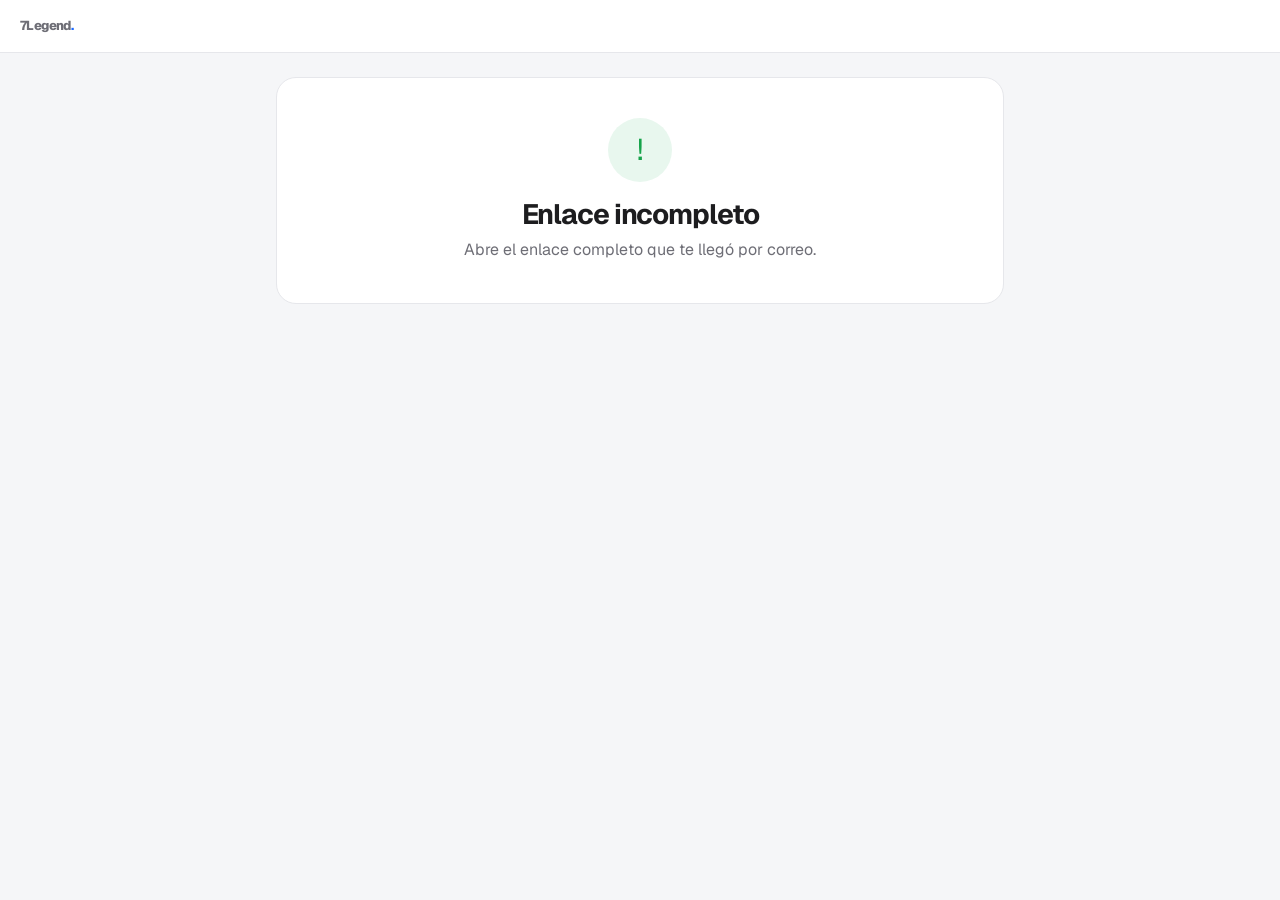
<file: contrato.html>
<!DOCTYPE html>
<html lang="es">
<head>
<meta charset="UTF-8">
<meta name="viewport" content="width=device-width, initial-scale=1, viewport-fit=cover">
<meta name="robots" content="noindex, nofollow">
<title>Firma tu contrato | 7Legend</title>
<link rel="icon" href="/favicon.ico" sizes="any">
<link rel="icon" type="image/png" sizes="32x32" href="/favicon-32.png">
<link rel="apple-touch-icon" href="/apple-touch-icon.png">
<meta name="theme-color" content="#FFFFFF">
<link rel="preconnect" href="https://fonts.googleapis.com">
<link rel="preconnect" href="https://fonts.gstatic.com" crossorigin>
<link href="https://fonts.googleapis.com/css2?family=Geist:wght@400;500;600;700;800&display=swap" rel="stylesheet">
<script src="config.js"></script>
<script>/* modo prueba: abre la web con ?prueba=1 → no envía nada a Meta, Clarity ni a las visitas (dura toda la sesión; ?prueba=0 lo apaga) */
(function(){try{var q=new URLSearchParams(location.search).get('prueba');if(q==='1')sessionStorage.setItem('7l_prueba','1');if(q==='0')sessionStorage.removeItem('7l_prueba');window.PRUEBA=sessionStorage.getItem('7l_prueba')==='1';}catch(e){window.PRUEBA=/[?&]prueba=1/.test(location.search);}
if(window.PRUEBA&&window.CFG){CFG.PIXEL_ID='';CFG.CLARITY_ID='';var b=document.createElement('div');b.textContent='Modo prueba: no cuenta en Meta ni en tus estadísticas';b.style.cssText='position:fixed;left:50%;bottom:10px;transform:translateX(-50%);z-index:9999;background:#F59E0B;color:#fff;font:600 12.5px system-ui;padding:6px 12px;border-radius:999px;pointer-events:none';document.addEventListener('DOMContentLoaded',function(){document.body.appendChild(b);});}})();</script>
<style>
:root{--t:#1D1D1F;--t2:#3A3A3F;--g:#6E6E76;--g2:#9A9AA2;--l:#E6E7EB;--s:#F5F6F8;--a:#1E6BFF;--ah:#155BE6;--as:#EAF1FF;--r:#E5484D;--rs:#FDECEC;--v:#16A34A;--vs:#E8F7EE;--e:cubic-bezier(.22,1,.36,1)}
*{box-sizing:border-box;margin:0;padding:0}
body{font-family:Geist,system-ui,sans-serif;color:var(--t);background:var(--s);-webkit-font-smoothing:antialiased;line-height:1.55}
.top{background:#fff;border-bottom:1px solid var(--l);padding:16px 20px;display:flex;justify-content:space-between;align-items:center;position:sticky;top:0;z-index:5}
.logo{font-weight:800;font-size:21px;letter-spacing:-.045em}.logo i{font-style:normal;color:var(--a)}
.top span{font-size:13px;color:var(--g)}
main{max-width:760px;margin:0 auto;padding:24px 16px 80px}
.card{background:#fff;border:1px solid var(--l);border-radius:20px;padding:24px;margin-bottom:16px}
h1{font-size:28px;letter-spacing:-.04em;line-height:1.15}
.res{display:grid;grid-template-columns:repeat(4,1fr);gap:10px;margin-top:18px}
.res div{background:var(--s);border-radius:12px;padding:12px}
.res small{display:block;font-size:12px;color:var(--g)}.res b{font-size:15.5px}
@media(max-width:600px){.res{grid-template-columns:1fr 1fr}h1{font-size:24px}}
.pasos{display:flex;gap:8px;margin-top:16px;font-size:13.5px;color:var(--g);flex-wrap:wrap}
.pasos span{background:var(--as);color:var(--a);font-weight:600;border-radius:999px;padding:4px 10px}
.texto{max-height:420px;overflow:auto;border:1px solid var(--l);border-radius:14px;padding:18px 20px;font-size:14.5px;color:var(--t2);background:#FCFCFD}
.texto h2{font-size:15px;color:var(--t);margin:16px 0 4px}.texto h2:first-child{margin-top:0}
.texto p{margin-bottom:8px}.texto .ph{color:var(--g2);background:var(--s);border-radius:4px;padding:0 4px}
.texto .pl{font-size:16px}
.texto table{border-collapse:collapse;width:100%;font-size:12.5px;margin:6px 0 10px}
.texto th,.texto td{border:1px solid var(--l);padding:6px 8px;text-align:left;vertical-align:top}
.texto th{background:var(--s)}.texto td.sel{background:var(--as);font-weight:600;color:var(--t)}
.leido{font-size:13px;color:var(--g);margin-top:8px}
h3{font-size:18px;letter-spacing:-.02em;margin-bottom:4px}
.sub{font-size:14px;color:var(--g);margin-bottom:16px}
.campos{display:grid;grid-template-columns:1fr 1fr;gap:12px}
.campos .full{grid-column:1/-1}
@media(max-width:600px){.campos{grid-template-columns:1fr}}
label{display:block;font-size:13.5px;font-weight:600;margin-bottom:5px}
label small{font-weight:400;color:var(--g)}
input[type=text]{width:100%;font:inherit;font-size:16px;padding:12px 14px;border:1px solid var(--l);border-radius:12px;background:#fff;color:var(--t)}
input[type=text]:focus{outline:none;border-color:var(--a);box-shadow:0 0 0 4px var(--as)}
.lienzo{position:relative;border:2px dashed #C9CDD6;border-radius:14px;background:#fff;touch-action:none;height:190px}
.lienzo canvas{position:absolute;inset:0;width:100%;height:100%;border-radius:12px;cursor:crosshair}
.lienzo .guia{position:absolute;left:24px;right:24px;bottom:44px;border-top:1px solid var(--l);pointer-events:none}
.lienzo .ph{position:absolute;left:0;right:0;top:50%;transform:translateY(-50%);text-align:center;color:var(--g2);font-size:15px;pointer-events:none}
.lienzo.lleno .ph{display:none}
.lz-pie{display:flex;justify-content:space-between;align-items:center;margin-top:8px;font-size:13px;color:var(--g)}
.lz-pie button{all:unset;cursor:pointer;color:var(--a);font-weight:600}
.acepto{display:flex;gap:12px;align-items:flex-start;margin:18px 0;font-size:14.5px;font-weight:400;color:var(--t2);cursor:pointer}
.acepto input{width:20px;height:20px;margin-top:2px;accent-color:var(--a);flex:none}
.btn{display:flex;width:100%;justify-content:center;align-items:center;gap:8px;background:var(--a);color:#fff;font:inherit;font-weight:600;font-size:16.5px;border:0;border-radius:14px;padding:16px;cursor:pointer;transition:background .2s}
.btn:hover{background:var(--ah)}.btn:disabled{opacity:.6;cursor:wait}
.btn:focus-visible,input:focus-visible{outline:3px solid #9EC1FF;outline-offset:2px}
.err{background:var(--rs);color:#A8282D;border-radius:12px;padding:12px 14px;font-size:14px;margin-bottom:12px;display:none}
.seg{font-size:12.5px;color:var(--g);text-align:center;margin-top:12px;line-height:1.5}
.estado{text-align:center;padding:40px 24px}
.estado .ic{width:64px;height:64px;border-radius:50%;display:grid;place-items:center;margin:0 auto 16px;background:var(--vs);color:var(--v);font-size:30px}
.estado p{color:var(--g);margin-top:8px}
.cargando{text-align:center;color:var(--g);padding:60px 0}
</style>
</head>
<body>
<div class="top"><span class="logo">7Legend<i>.</i></span><span id="cod"></span></div>
<main id="app"><p class="cargando">Cargando tu contrato…</p></main>

<script>
const $=id=>document.getElementById(id);
const h=v=>String(v==null?'':v).replace(/[&<>"]/g,c=>({'&':'&amp;','<':'&lt;','>':'&gt;','"':'&quot;'}[c]));
const soles=n=>'S/'+Number(n).toLocaleString('en-US');
const TOKEN=new URLSearchParams(location.search).get('c')||'';
let C=null, firmo=false;

function fin(ic,t,txt){ $('app').innerHTML=`<div class="card estado"><div class="ic">${ic}</div><h1>${t}</h1><p>${txt}</p></div>`; scrollTo(0,0); }

async function cargar(){
  if(!TOKEN||!window.CFG||!CFG.API_URL) return fin('!','Enlace incompleto','Abre el enlace completo que te llegó por correo.');
  try{ C=await (await fetch(CFG.API_URL+'?action=contrato&t='+encodeURIComponent(TOKEN))).json(); }
  catch(e){ return fin('!','No pudimos cargar tu contrato','Revisa tu conexión y vuelve a abrir el enlace.'); }
  if(!C.ok) return fin('!','Enlace no válido',h(C.error||''));
  $('cod').textContent=C.id;
  if(C.estado==='Firmado') return fin('✓','Este contrato ya está firmado',`Se firmó el ${h(C.firmado.slice(0,16))}. Te enviamos la copia en PDF a ${h(C.email)}.`);
  pintar();
}

function partesHTML(d){
  const v=(x,ph)=>x?`<b>${h(x)}</b>`:`<span class="ph">${ph}</span>`, P=C.prestador;
  return `<p><b>EL PRESTADOR:</b> ${h(P.nombre)}, con RUC ${h(P.ruc)}, con domicilio en ${h(P.domicilio)}, que opera bajo el nombre comercial <b>7Legend</b>.</p>`+
    `<p><b>EL CLIENTE:</b> ${v(d.razon_social,'[razón social o nombre]')}${d.ruc?', con RUC '+v(d.ruc):''}, con domicilio en ${v(d.domicilio,'[domicilio]')}, representado por ${v(d.representante,'[tu nombre completo]')}, identificado con DNI ${v(d.dni,'[DNI]')}.</p>`;
}

function pintar(){
  const D=C.datos||{};
  $('app').innerHTML=`
  <div class="card">
    <h1>Tu contrato con 7Legend</h1>
    <div class="res"><div><small>Plan</small><b>${h(C.plan)}</b></div><div><small>Precio</small><b>${soles(C.precio)}${C.mensual?' al mes':''}</b></div><div><small>Inicio</small><b>${h(C.inicio)}</b></div><div><small>${C.mensual?'Permanencia':'Duración'}</small><b>${C.mensual?'3 meses mín.':'1 mes'}</b></div></div>
    <div class="pasos"><span>1. Lee el contrato</span><span>2. Completa tus datos</span><span>3. Firma</span></div>
  </div>
  <div class="card">
    <h3>Contrato</h3><p class="sub">Desliza para leerlo completo.</p>
    <div class="texto" id="texto">${C.secciones.map((s,i)=>`<h2>${h(s[0])}</h2><div${i===0?' id="partes"':''}>${i===0?partesHTML(D):s[1]}</div>`).join('')}</div>
  </div>
  <form class="card" id="f" novalidate>
    <h3>Tus datos</h3><p class="sub">Aparecerán en el contrato como EL CLIENTE.</p>
    <div class="campos">
      <div class="full"><label for="razon_social">Razón social o nombre del negocio</label><input type="text" id="razon_social" autocomplete="organization" value="${h(D.razon_social)}"></div>
      <div><label for="ruc">RUC <small>(opcional)</small></label><input type="text" id="ruc" inputmode="numeric" maxlength="11" value="${h(D.ruc)}"></div>
      <div><label for="dni">DNI o carné de extranjería</label><input type="text" id="dni" inputmode="numeric" maxlength="12" value="${h(D.dni)}"></div>
      <div class="full"><label for="representante">Tu nombre completo</label><input type="text" id="representante" autocomplete="name" value="${h(D.representante)}"></div>
      <div class="full"><label for="domicilio">Domicilio</label><input type="text" id="domicilio" autocomplete="street-address" value="${h(D.domicilio)}"></div>
    </div>
    <h3 style="margin-top:22px">Tu firma</h3><p class="sub">Dibuja tu firma con el dedo o el mouse.</p>
    <div class="lienzo" id="lz"><canvas id="cv" aria-label="Recuadro para dibujar tu firma"></canvas><div class="guia"></div><div class="ph">Firma aquí</div></div>
    <div class="lz-pie"><span>Firma igual que en tu DNI.</span><button type="button" id="borrar">Borrar firma</button></div>
    <label class="acepto"><input type="checkbox" id="acepto"><span>Leí el contrato y acepto sus términos. Entiendo que firmar aquí tiene el mismo valor que mi firma a mano.</span></label>
    <div class="err" id="err" role="alert"></div>
    <button class="btn" id="firmar" type="submit">Firmar contrato</button>
    <p class="seg">🔒 Enlace único enviado a ${h(C.email)}. Al firmar recibirás una copia en PDF.</p>
  </form>`;
  ['razon_social','ruc','dni','representante','domicilio'].forEach(k=>$(k).addEventListener('input',()=>{ $('partes').innerHTML=partesHTML(datos()); }));
  lienzo();
  $('f').onsubmit=enviar;
}
function datos(){ const o={}; ['razon_social','ruc','dni','representante','domicilio'].forEach(k=>o[k]=$(k).value.trim()); return o; }

/* lienzo de firma */
let trazos=0;
function lienzo(){
  const cv=$('cv'), lz=$('lz'), ctx=cv.getContext('2d'); let dib=false, last=null;
  const ajustar=()=>{ const r=cv.getBoundingClientRect(), dpr=Math.min(2,window.devicePixelRatio||1); cv.width=r.width*dpr; cv.height=r.height*dpr; ctx.setTransform(dpr,0,0,dpr,0,0); ctx.lineWidth=2.4; ctx.lineCap='round'; ctx.lineJoin='round'; ctx.strokeStyle='#14141A'; trazos=0; lz.classList.remove('lleno'); };
  ajustar(); addEventListener('resize',()=>{ if(!trazos) ajustar(); });
  const pos=e=>{ const r=cv.getBoundingClientRect(); return {x:e.clientX-r.left,y:e.clientY-r.top}; };
  cv.addEventListener('pointerdown',e=>{ dib=true; last=pos(e); cv.setPointerCapture(e.pointerId); ctx.beginPath(); ctx.arc(last.x,last.y,1.1,0,7); ctx.fillStyle='#14141A'; ctx.fill(); });
  cv.addEventListener('pointermove',e=>{ if(!dib) return; const p=pos(e); ctx.beginPath(); ctx.moveTo(last.x,last.y); ctx.lineTo(p.x,p.y); ctx.stroke(); last=p; trazos++; lz.classList.add('lleno'); });
  ['pointerup','pointercancel','pointerleave'].forEach(t=>cv.addEventListener(t,()=>{ dib=false; }));
  $('borrar').onclick=()=>{ ctx.clearRect(0,0,cv.width,cv.height); trazos=0; lz.classList.remove('lleno'); };
}
function firmaPNG(){
  const cv=$('cv'), o=document.createElement('canvas'); o.width=600; o.height=Math.round(600*cv.height/cv.width);
  o.getContext('2d').drawImage(cv,0,0,o.width,o.height); return o.toDataURL('image/png');
}

async function enviar(e){
  e.preventDefault(); if(firmo) return;
  const err=$('err'), b=$('firmar'), d=datos(); err.style.display='none';
  const mal=t=>{ err.textContent=t; err.style.display='block'; err.scrollIntoView({block:'center',behavior:'smooth'}); };
  if(d.razon_social.length<2) return mal('Escribe la razón social o el nombre de tu negocio.');
  if(d.representante.split(/\s+/).length<2) return mal('Escribe tu nombre completo (nombre y apellido).');
  if(!/^\d{8}$|^[A-Za-z0-9]{9,12}$/.test(d.dni)) return mal('Revisa tu DNI: son 8 dígitos.');
  if(d.ruc&&!/^(10|15|17|20)\d{9}$/.test(d.ruc)) return mal('Revisa el RUC (11 dígitos) o déjalo vacío.');
  if(d.domicilio.length<5) return mal('Escribe tu domicilio.');
  if(trazos<8) return mal('Dibuja tu firma en el recuadro.');
  if(!$('acepto').checked) return mal('Marca la casilla para aceptar el contrato.');
  b.disabled=true; b.textContent='Firmando…';
  try{
    const r=await (await fetch(CFG.API_URL,{method:'POST',body:JSON.stringify(Object.assign({action:'firmar',c:TOKEN,firma:firmaPNG(),acepto:true,ua:navigator.userAgent.slice(0,160)},d))})).json();
    if(!r.ok){ b.disabled=false; b.textContent='Firmar contrato'; return mal(r.error||'No se pudo firmar. Intenta otra vez.'); }
    firmo=true;
    fin('✓','¡Listo, tu contrato está firmado!',`Te enviamos la copia en PDF a ${h(C.email)}. En breve te escribo por WhatsApp para coordinar el arranque.`);
  }catch(x){ b.disabled=false; b.textContent='Firmar contrato'; mal('Revisa tu conexión e intenta otra vez.'); }
}
cargar();
</script>
</body>
</html>
</file>
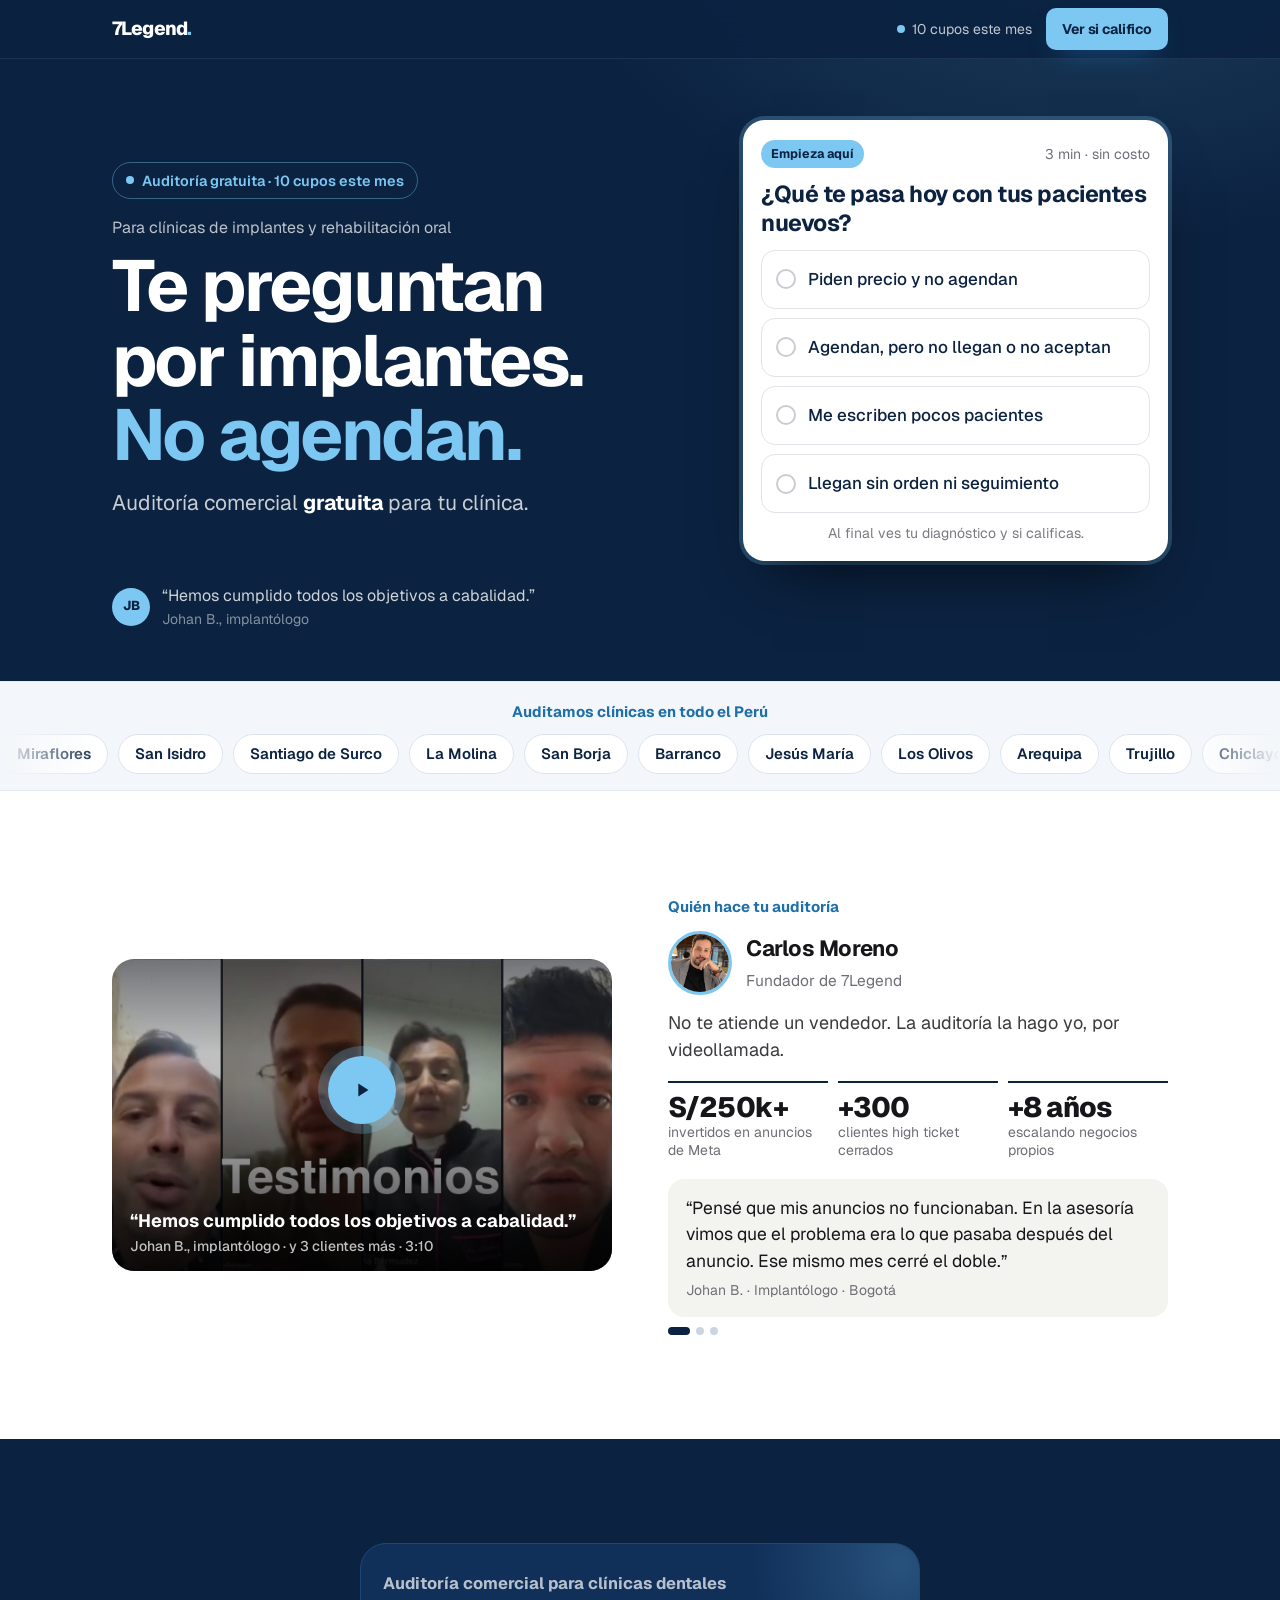
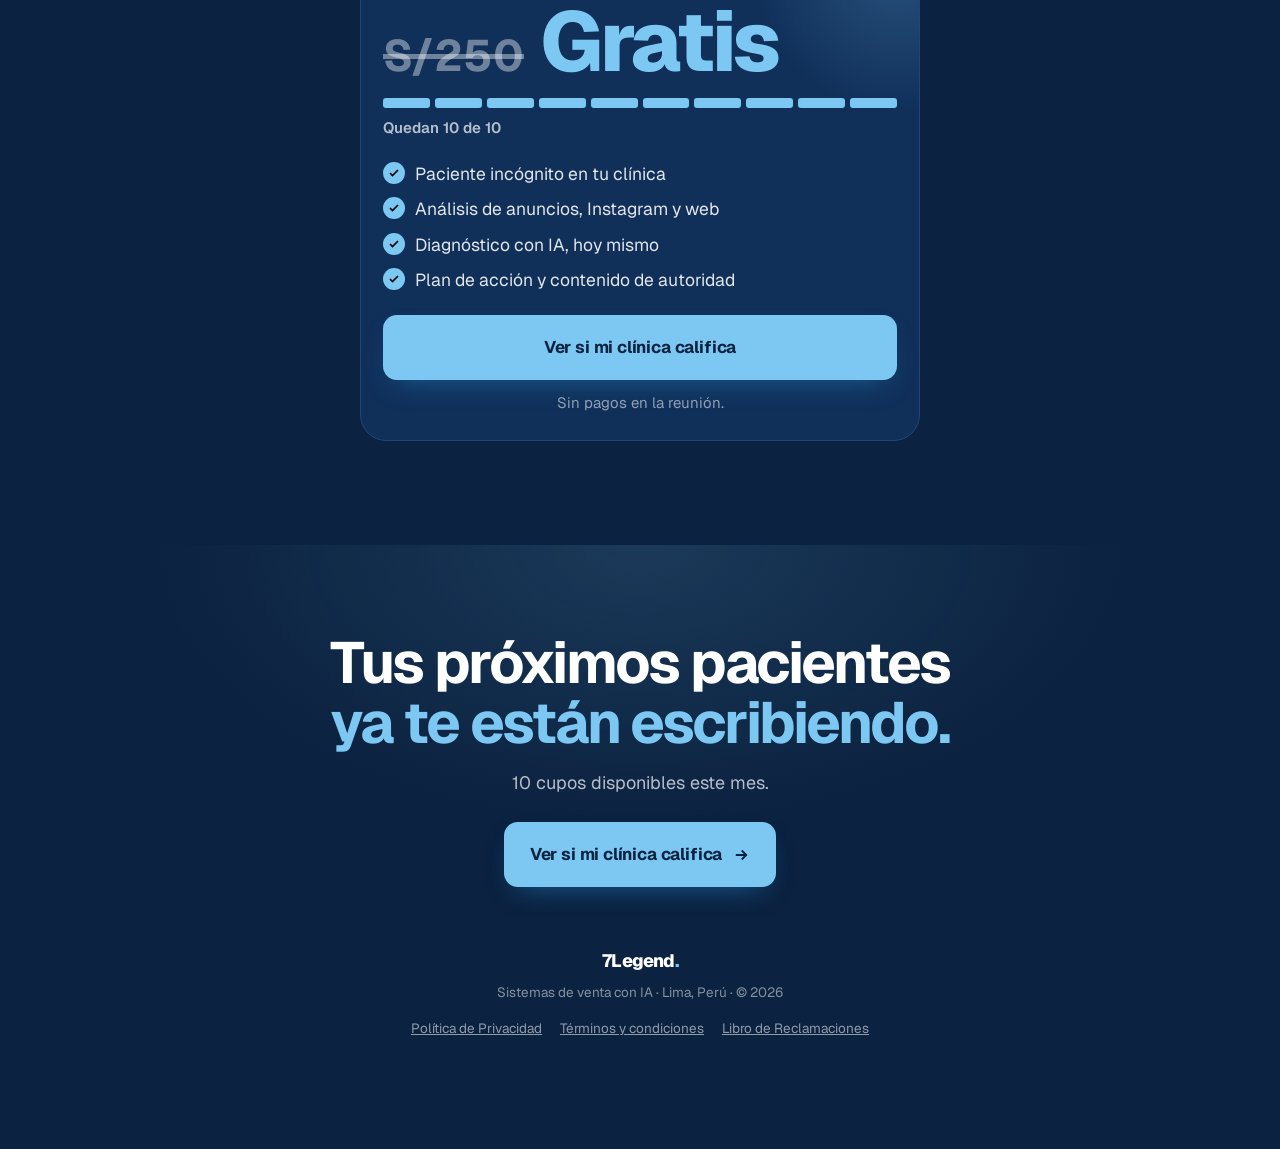
<file: dental.html>
<!DOCTYPE html>
<html lang="es">
<head>
<meta charset="UTF-8">
<meta name="viewport" content="width=device-width, initial-scale=1, viewport-fit=cover">
<title>Auditoría comercial gratuita para clínicas dentales | 7Legend</title>
<link rel="icon" href="/favicon.ico" sizes="any">
<link rel="icon" type="image/png" sizes="32x32" href="/favicon-32.png">
<link rel="apple-touch-icon" href="/apple-touch-icon.png">
<meta name="description" content="Para clínicas de implantes, rehabilitación oral y ortodoncia: descubre por qué tus pacientes piden precio y no agendan su evaluación. 10 auditorías gratuitas al mes.">
<meta property="og:title" content="Auditoría gratuita para clínicas dentales: paciente incógnito + análisis de tu marketing">
<meta property="og:description" content="Auditoría comercial gratuita para clínicas dentales. 10 cupos al mes.">
<meta property="og:type" content="website">
<meta property="og:url" content="https://asesoria.7legend.app/dental">
<meta property="og:site_name" content="7Legend">
<meta property="og:locale" content="es_PE">
<meta property="og:image" content="https://asesoria.7legend.app/og-image.jpg">
<meta property="og:image:width" content="1200">
<meta property="og:image:height" content="630">
<meta property="og:image:alt" content="Auditoría comercial gratuita para clínicas dentales · 7Legend">
<meta name="twitter:card" content="summary_large_image">
<meta name="twitter:image" content="https://asesoria.7legend.app/og-image.jpg">
<meta name="theme-color" content="#0A0A0A">
<link rel="preconnect" href="https://fonts.googleapis.com">
<link rel="preconnect" href="https://fonts.gstatic.com" crossorigin>
<link href="https://fonts.googleapis.com/css2?family=Geist:wght@400;500;600;700;800&display=swap" rel="stylesheet">

<script src="config.js"></script>
<script>/* modo prueba: abre la web con ?prueba=1 → no envía nada a Meta, Clarity ni a las visitas (dura toda la sesión; ?prueba=0 lo apaga) */
(function(){try{var q=new URLSearchParams(location.search).get('prueba');if(q==='1')sessionStorage.setItem('7l_prueba','1');if(q==='0')sessionStorage.removeItem('7l_prueba');window.PRUEBA=sessionStorage.getItem('7l_prueba')==='1';}catch(e){window.PRUEBA=/[?&]prueba=1/.test(location.search);}
if(window.PRUEBA&&window.CFG){CFG.PIXEL_ID='';CFG.CLARITY_ID='';var b=document.createElement('div');b.textContent='Modo prueba: no cuenta en Meta ni en tus estadísticas';b.style.cssText='position:fixed;left:50%;bottom:10px;transform:translateX(-50%);z-index:9999;background:#F59E0B;color:#fff;font:600 12.5px system-ui;padding:6px 12px;border-radius:999px;pointer-events:none';document.addEventListener('DOMContentLoaded',function(){document.body.appendChild(b);});}})();</script>
<script>/* visitas por anuncio → panel */
window.ssg=function(k){try{return sessionStorage.getItem(k)||''}catch(e){return ''}};
(function(){try{
  if(window.PRUEBA||!window.CFG||!CFG.API_URL||!/^https?:/.test(CFG.API_URL)) { window.vis=function(){}; return; }
  var ss=sessionStorage, p=new URLSearchParams(location.search), U={};
  ['utm_source','utm_campaign','utm_content'].forEach(function(k){ U[k]=p.get(k)||ss.getItem('7l_'+k)||''; if(p.get(k)) ss.setItem('7l_'+k,p.get(k)); });
  var sid=ss.getItem('7l_sid'); if(!sid){ sid=Date.now().toString(36)+Math.random().toString(36).slice(2,8); ss.setItem('7l_sid',sid); }
  window.vis=function(ev){ try{ if(ss.getItem('7l_'+ev)) return; ss.setItem('7l_'+ev,'1');
    fetch(CFG.API_URL,{method:'POST',mode:'no-cors',keepalive:true,body:JSON.stringify(Object.assign({action:'visita',evento:ev,sid:sid,movil:/Mobi|Android/i.test(navigator.userAgent)?'SI':'NO',ref:(document.referrer||'').slice(0,120)},U))}).catch(function(){});
  }catch(e){} };
  window.vis('visita');
}catch(e){ window.vis=function(){}; }})();</script>
<script>if(CFG.CLARITY_ID){(function(c,l,a,r,i,t,y){c[a]=c[a]||function(){(c[a].q=c[a].q||[]).push(arguments)};t=l.createElement(r);t.async=1;t.src="https://www.clarity.ms/tag/"+i;y=l.getElementsByTagName(r)[0];y.parentNode.insertBefore(t,y);})(window,document,"clarity","script",CFG.CLARITY_ID);}</script>

<script>
if (CFG.PIXEL_ID) {
  !function(f,b,e,v,n,t,s){if(f.fbq)return;n=f.fbq=function(){n.callMethod?n.callMethod.apply(n,arguments):n.queue.push(arguments)};if(!f._fbq)f._fbq=n;n.push=n;n.loaded=!0;n.version='2.0';n.queue=[];t=b.createElement(e);t.async=!0;t.src=v;s=b.getElementsByTagName(e)[0];s.parentNode.insertBefore(t,s)}(window,document,'script','https://connect.facebook.net/en_US/fbevents.js');
  fbq('init', CFG.PIXEL_ID); fbq('track', 'PageView');
}
function track(ev, data, id){ try{ if(window.fbq) fbq('track', ev, data||{}, id?{eventID:id}:{}); }catch(e){} }
</script>

<style>
:root{
  --tinta:#16161A; --tinta2:#3A3A3F; --gris:#6E6E76; --gris2:#9A9AA2;
  --linea:#E6E7EB; --suave:#F5F6F8; --blanco:#FFFFFF;
  --azul:#1E6BFF; --azul-h:#155BE6; --azul-s:#EAF1FF; --cielo:#7FB0FF;
  --rojo:#E5484D; --rojo-s:#FDECEC; --verde:#16A34A; --verde-s:#E8F7EE; --menta:#6EE7A0;
  --noche:#0B0D14; --noche2:#141826;
  --wa:#EFEAE2; --wa-yo:#D9FDD3;
  --ease:cubic-bezier(.22,1,.36,1);
  --max:1180px;
}
*{box-sizing:border-box;margin:0;padding:0}
html{scroll-behavior:smooth}
body{font-family:Geist,system-ui,sans-serif;background:var(--blanco);color:var(--tinta);-webkit-font-smoothing:antialiased;font-size:17px;line-height:1.6;overflow-x:hidden}
button{font:inherit;color:inherit}
a{color:inherit;text-decoration:none}
:focus-visible{outline:2px solid var(--azul);outline-offset:3px;border-radius:8px}
.wrap{max-width:var(--max);margin:0 auto;padding:0 24px}
.logo{font-weight:800;font-size:21px;letter-spacing:-.045em}
.logo i{font-style:normal;color:var(--azul)}

/* progreso de lectura */
#progreso{position:fixed;left:0;top:0;height:3px;width:100%;z-index:60;transform-origin:left;transform:scaleX(0);background:linear-gradient(90deg,var(--azul),#8B5CF6)}

/* botones */
.btn{position:relative;display:inline-flex;align-items:center;justify-content:center;gap:10px;border:0;border-radius:14px;cursor:pointer;overflow:hidden;
  padding:18px 28px;font-weight:600;font-size:16.5px;letter-spacing:-.01em;background:var(--azul);color:#fff;
  box-shadow:0 1px 0 rgba(255,255,255,.3) inset,0 10px 30px -10px rgba(30,107,255,.75);transition:background .2s,transform .25s var(--ease),box-shadow .25s}
.btn:after{content:"";position:absolute;inset:0;background:linear-gradient(110deg,transparent 30%,rgba(255,255,255,.35) 50%,transparent 70%);transform:translateX(-120%);animation:brillo 4.5s var(--ease) infinite 2s}
@keyframes brillo{0%,70%{transform:translateX(-120%)}100%{transform:translateX(120%)}}
.btn:hover{background:var(--azul-h);transform:translateY(-2px);box-shadow:0 1px 0 rgba(255,255,255,.3) inset,0 16px 36px -10px rgba(30,107,255,.85)}
.btn:active{transform:translateY(0) scale(.98)}
.btn.full{width:100%}
.btn.blanco{background:#fff;color:var(--tinta);box-shadow:0 10px 30px -10px rgba(255,255,255,.35)}
.btn.blanco:hover{background:#F1F4FF}
.btn svg{transition:transform .25s var(--ease)}
.btn:hover svg{transform:translateX(4px)}

/* nav */
.nav{position:sticky;top:0;z-index:40;background:rgba(255,255,255,.78);backdrop-filter:blur(16px) saturate(1.6);-webkit-backdrop-filter:blur(16px) saturate(1.6);border-bottom:1px solid transparent;transition:border-color .3s}
.nav.sombra{border-color:var(--linea)}
.nav{transition:border-color .3s,background .4s}
.nav.oscuro{background:rgba(11,13,20,.72);border-color:rgba(255,255,255,.08)}
.nav.oscuro .logo{color:#fff}
.nav .wrap{display:flex;justify-content:space-between;align-items:center;height:68px}
.nav .btn{padding:11px 18px;font-size:15px;border-radius:11px}
.nav .btn:after{display:none}

/* revelado */
.rv{opacity:0;transform:translateY(28px);transition:opacity .9s var(--ease),transform .9s var(--ease)}
.rv.in{opacity:1;transform:none}
.rv.d1{transition-delay:.08s}.rv.d2{transition-delay:.16s}.rv.d3{transition-delay:.24s}

/* ═════════ HERO ═════════ */
.hero{padding:54px 0 70px;position:relative;overflow:hidden;isolation:isolate}
.aurora{position:absolute;inset:-20% -10% auto;height:120%;z-index:-1;pointer-events:none}
.aurora i{position:absolute;border-radius:50%;opacity:.9;animation:flota 16s ease-in-out infinite alternate;will-change:transform}
.aurora i:nth-child(1){width:760px;height:760px;background:radial-gradient(circle,#CFE0FF 0,rgba(207,224,255,0) 65%);left:44%;top:-8%}
.aurora i:nth-child(2){width:620px;height:620px;background:radial-gradient(circle,#E4DCFF 0,rgba(228,220,255,0) 65%);left:70%;top:22%;animation-duration:20s}
.aurora i:nth-child(3){width:560px;height:560px;background:radial-gradient(circle,#DDF3FF 0,rgba(221,243,255,0) 65%);left:-14%;top:34%;animation-duration:24s}
@keyframes flota{to{transform:translate(-60px,40px) scale(1.12)}}
.rejilla{position:absolute;inset:0;z-index:-1;pointer-events:none;
  background-image:linear-gradient(rgba(22,22,26,.045) 1px,transparent 1px),linear-gradient(90deg,rgba(22,22,26,.045) 1px,transparent 1px);background-size:56px 56px;
  -webkit-mask-image:radial-gradient(ellipse 70% 60% at 50% 20%,#000 30%,transparent 75%);mask-image:radial-gradient(ellipse 70% 60% at 50% 20%,#000 30%,transparent 75%)}
.hero-grid{display:grid;grid-template-columns:1.05fr .95fr;gap:56px;align-items:center}
.etiqueta{display:inline-flex;align-items:center;gap:10px;font-size:14px;font-weight:500;color:var(--tinta2);background:rgba(255,255,255,.8);border:1px solid var(--linea);padding:6px 14px 6px 8px;border-radius:999px;backdrop-filter:blur(6px)}
.etiqueta b{background:var(--azul-s);color:var(--azul);font-weight:600;padding:2px 9px;border-radius:999px;font-size:13px;display:inline-flex;align-items:center;gap:6px}
.etiqueta b:before{content:"";width:7px;height:7px;border-radius:50%;background:var(--azul);box-shadow:0 0 0 0 rgba(30,107,255,.6);animation:late 1.8s infinite}
@keyframes late{70%{box-shadow:0 0 0 8px rgba(30,107,255,0)}100%{box-shadow:0 0 0 0 rgba(30,107,255,0)}}
.hero h1{font-size:clamp(40px,5.4vw,70px);line-height:1.02;letter-spacing:-.05em;font-weight:700;margin:22px 0 18px}
.hero h1 .w{display:inline-block;opacity:0;transform:translateY(.5em);filter:blur(8px);animation:sube .9s var(--ease) forwards}
@keyframes sube{to{opacity:1;transform:none;filter:none}}
.trazo{position:relative;white-space:nowrap}
.trazo svg{position:absolute;left:-2%;bottom:-.12em;width:104%;height:.32em;overflow:visible}
.trazo path{fill:none;stroke:var(--rojo);stroke-width:7;stroke-linecap:round;stroke-dasharray:420;stroke-dashoffset:420;animation:dibuja .9s var(--ease) .8s forwards}
@keyframes dibuja{to{stroke-dashoffset:0}}
.hero .sub{font-size:clamp(17px,1.5vw,19.5px);color:var(--gris);max-width:500px;opacity:0;animation:aparece .6s var(--ease) .35s forwards}
.hero .sub strong{color:var(--tinta);font-weight:600}
@keyframes aparece{from{opacity:0;transform:translateY(12px)}to{opacity:1;transform:none}}

/* pregunta 1 dentro del hero */
.arranque{margin-top:30px;background:rgba(255,255,255,.92);border:1px solid var(--linea);border-radius:22px;padding:22px;box-shadow:0 30px 60px -34px rgba(22,22,26,.35);max-width:540px;
  position:relative}
.arranque:before{content:"";position:absolute;inset:-1px;border-radius:23px;padding:1px;background:conic-gradient(from var(--ang,0deg),transparent 0 70%,var(--azul) 82%,#8B5CF6 90%,transparent 100%);
  -webkit-mask:linear-gradient(#000 0 0) content-box,linear-gradient(#000 0 0);-webkit-mask-composite:xor;mask-composite:exclude;animation:gira-borde 5s linear infinite;pointer-events:none}
@property --ang{syntax:'<angle>';initial-value:0deg;inherits:false}
@keyframes gira-borde{to{--ang:360deg}}
.arranque .tit{display:flex;justify-content:space-between;align-items:baseline;gap:10px;margin-bottom:14px}
.arranque .tit strong{font-size:17px;letter-spacing:-.02em;color:var(--tinta)}
.arranque .tit span{font-size:13px;color:var(--gris2);white-space:nowrap}
.op{display:flex;align-items:center;gap:14px;width:100%;text-align:left;background:#fff;border:1px solid #D5D8DF;color:var(--tinta);font-weight:500;border-radius:12px;
  padding:14px 16px;font-size:16px;cursor:pointer;margin-bottom:8px;transition:background .2s,border-color .2s,transform .25s var(--ease)}
.op:last-child{margin-bottom:0}
.op:hover{background:var(--azul-s);border-color:rgba(30,107,255,.35);transform:translateX(4px)}
.op.sel{background:var(--azul-s);border-color:var(--azul)}
.arranque .op{position:relative;overflow:hidden}
.arranque .op.brilla{border-color:rgba(30,107,255,.45);background:var(--azul-s)}
.arranque .op.brilla:after{content:"";position:absolute;inset:0;background:linear-gradient(100deg,transparent 20%,rgba(255,255,255,.85) 50%,transparent 80%);animation:barre .7s var(--ease) forwards}
@keyframes barre{from{transform:translateX(-100%)}to{transform:translateX(100%)}}
.toca{display:inline-flex;align-items:center;gap:6px;font-size:13px;font-weight:600;color:var(--azul);background:var(--azul-s);padding:4px 10px;border-radius:999px;white-space:nowrap}
.toca svg{animation:toque 1.4s ease-in-out infinite}
@keyframes toque{0%,100%{transform:translateY(0)}50%{transform:translateY(-3px) rotate(-8deg)}}
.arranque.tocado .toca{display:none}
.op .rd{width:20px;height:20px;border-radius:50%;border:2px solid var(--azul);flex:none;display:grid;place-items:center;transition:border-color .2s}
.op.sel .rd{border-color:var(--azul)}
.op.sel .rd:after{content:"";width:10px;height:10px;border-radius:50%;background:var(--azul)}
.garantias{display:flex;flex-wrap:wrap;gap:18px;margin-top:16px;font-size:14px;color:var(--gris);opacity:0;animation:aparece .6s var(--ease) .5s forwards}
.garantias span{display:flex;align-items:center;gap:6px}
.garantias svg{color:var(--verde)}

/* escena: teléfono + avisos + anuncios */
.escena{position:relative;height:610px;perspective:1200px}
.capa{position:absolute;transition:transform .5s var(--ease);will-change:transform}
.tel{right:10px;top:0;width:292px;height:594px;border-radius:46px;background:#16161A;padding:11px;box-shadow:0 60px 100px -40px rgba(22,22,26,.55),0 0 0 1px #2c2c30;
  opacity:0;animation:entra-tel 1.1s var(--ease) .5s forwards}
@keyframes entra-tel{from{opacity:0;transform:translateY(40px) rotate(4deg)}to{opacity:1;transform:none}}
.pantalla{width:100%;height:100%;border-radius:36px;overflow:hidden;background:var(--wa);display:flex;flex-direction:column}
.wa-top{background:#fff;padding:34px 14px 10px;display:flex;align-items:center;gap:10px;border-bottom:1px solid #e3ddd4}
.wa-top .av{width:34px;height:34px;border-radius:50%;background:linear-gradient(135deg,#F4B98A,#E07A5F);display:grid;place-items:center;color:#fff;font-weight:600;font-size:14px}
.wa-top strong{display:block;font-size:14.5px;line-height:1.2}
.wa-top small{font-size:12px;color:var(--gris)}
.chat{flex:1;padding:14px 10px;display:flex;flex-direction:column;gap:6px;overflow:hidden;background-image:radial-gradient(rgba(0,0,0,.035) 1px,transparent 1px);background-size:14px 14px}
.dia{align-self:center;font-size:11.5px;color:#54656F;background:#fff;padding:3px 10px;border-radius:8px;margin:4px 0;box-shadow:0 1px 1px rgba(0,0,0,.06)}
.msg{max-width:84%;padding:7px 10px 6px;border-radius:10px;font-size:14px;line-height:1.35;box-shadow:0 1px 1px rgba(0,0,0,.08);position:relative;
  opacity:0;transform:translateY(10px) scale(.96);transform-origin:bottom left;transition:opacity .45s var(--ease),transform .45s var(--ease)}
.msg.on{opacity:1;transform:none}
.msg.el{background:#fff;align-self:flex-start;border-top-left-radius:3px}
.msg.yo{background:var(--wa-yo);align-self:flex-end;border-top-right-radius:3px;transform-origin:bottom right}
.msg small{display:block;text-align:right;font-size:10.5px;color:#667781;margin-top:2px}
.msg .tk{color:#53BDEB}
.msg.ia{background:#fff;border-left:3px solid var(--azul)}
.msg.ia b{display:block;font-size:11px;color:var(--azul);font-weight:600;margin-bottom:1px}
.tiempo{align-self:center;font-size:11.5px;color:var(--rojo);background:#fff;border:1px solid var(--rojo-s);padding:3px 10px;border-radius:8px;opacity:0;transition:opacity .4s}
.tiempo.on{opacity:1}
.escribe{align-self:flex-start;background:#fff;border-radius:10px;padding:10px 12px;display:none;gap:4px;box-shadow:0 1px 1px rgba(0,0,0,.08)}
.escribe.on{display:flex}
.escribe i{width:6px;height:6px;border-radius:50%;background:#9AA5AC;animation:pt 1.2s infinite}
.escribe i:nth-child(2){animation-delay:.15s}.escribe i:nth-child(3){animation-delay:.3s}
@keyframes pt{0%,60%,100%{opacity:.3;transform:none}30%{opacity:1;transform:translateY(-3px)}}
.sinresp{align-self:center;margin-top:6px;font-size:12px;font-weight:600;color:var(--rojo);display:flex;align-items:center;gap:6px;opacity:0;transition:opacity .5s}
.sinresp.on{opacity:1}

.ads{left:0;bottom:46px;width:258px;background:#fff;border:1px solid var(--linea);border-radius:18px;padding:16px 18px;box-shadow:0 30px 60px -25px rgba(22,22,26,.35);z-index:2;
  opacity:0;animation:entra-izq 1s var(--ease) 1s forwards}
@keyframes entra-izq{from{opacity:0;transform:translateX(-30px)}to{opacity:1;transform:none}}
.ads-top{display:flex;align-items:center;gap:8px;font-size:12.5px;color:var(--gris);margin-bottom:12px}
.ads-top .meta{width:18px;height:18px;border-radius:5px;background:var(--azul);display:grid;place-items:center;color:#fff;font-size:11px;font-weight:700}
.ads-top .act{margin-left:auto;color:var(--verde);display:flex;align-items:center;gap:5px;font-weight:500}
.ads-top .act:before{content:"";width:7px;height:7px;border-radius:50%;background:var(--verde);animation:late 1.8s infinite}
.met{display:grid;grid-template-columns:1fr 1fr;gap:8px}
.met div:first-child{grid-column:1/-1}
.met div{border-radius:10px;background:var(--suave);padding:10px}
.met small{display:block;font-size:11.5px;color:var(--gris);line-height:1.2;margin-bottom:4px}
.met b{font-size:20px;font-weight:700;letter-spacing:-.03em;font-variant-numeric:tabular-nums}
.met .malo{background:var(--rojo-s)} .met .malo b{color:var(--rojo)}
.ads-pie{margin-top:10px;font-size:11.5px;white-space:nowrap;color:var(--gris);display:flex;justify-content:space-between;gap:8px}
.ads-pie b{color:var(--rojo);font-weight:600}

.aviso{display:flex;align-items:center;gap:10px;background:rgba(255,255,255,.95);border:1px solid var(--linea);border-radius:14px;padding:10px 14px 10px 10px;font-size:13px;line-height:1.3;
  box-shadow:0 20px 40px -22px rgba(22,22,26,.4);z-index:3;opacity:0;transform:translateY(-10px) scale(.95);transition:opacity .5s var(--ease),transform .5s var(--ease)}
.aviso.on{opacity:1;transform:none}
.aviso .ic{width:30px;height:30px;border-radius:9px;display:grid;place-items:center;flex:none;font-size:15px}
.aviso strong{display:block;font-size:13px}
.aviso span{color:var(--gris)}
.aviso{max-width:215px}
.av1{left:0;top:60px}.av1 .ic{background:#E7F8EE}
.av2{left:14px;top:168px}.av2 .ic{background:var(--rojo-s);color:var(--rojo)} .av2 strong{color:var(--rojo)}

/* cinta de rubros */
.cinta{border-block:1px solid var(--linea);background:#fff;overflow:hidden;padding:18px 0;position:relative}
.cinta:before,.cinta:after{content:"";position:absolute;top:0;bottom:0;width:120px;z-index:1;pointer-events:none}
.cinta:before{left:0;background:linear-gradient(90deg,#fff,transparent)}
.cinta:after{right:0;background:linear-gradient(-90deg,#fff,transparent)}
.cinta-in{display:flex;gap:44px;width:max-content;animation:corre 38s linear infinite;font-size:17px;font-weight:600;color:var(--gris2);letter-spacing:-.01em}
.cinta-in span{display:flex;align-items:center;gap:44px;white-space:nowrap}
.cinta-in span:after{content:"";width:6px;height:6px;border-radius:50%;background:#D5D8DE}
@keyframes corre{to{transform:translateX(-50%)}}
.cinta small{display:block;text-align:center;font-size:13px;color:var(--gris2);margin-bottom:10px}

/* ═════════ HISTORIA FIJADA (100 mensajes) ═════════ */
.historia{background:var(--noche);color:#fff;position:relative;height:450vh}
.h-fija{position:sticky;top:0;height:100vh;height:100svh;overflow:hidden;display:flex;align-items:center;padding-top:68px}
.h-fija:before{content:"";position:absolute;inset:0;background:radial-gradient(ellipse 60% 50% at 70% 50%,rgba(30,107,255,.22),transparent 70%);transition:background 1s}
.historia[data-e="4"] .h-fija:before{background:radial-gradient(ellipse 60% 50% at 70% 50%,rgba(229,72,77,.22),transparent 70%)}
.h-grid{position:relative;display:grid;grid-template-columns:1fr 1fr;gap:70px;align-items:center;width:100%}
.h-tit{font-size:clamp(30px,3.6vw,48px);line-height:1.05;letter-spacing:-.045em;font-weight:700;margin-bottom:34px}
.h-tit span{color:rgba(255,255,255,.45)}
.pasos-h{list-style:none;display:grid;gap:6px}
.pasos-h li{padding:14px 18px;border-radius:14px;border:1px solid transparent;color:rgba(255,255,255,.32);transition:all .5s var(--ease)}
.pasos-h li small{display:block;font-size:13px;font-weight:600;letter-spacing:.01em;margin-bottom:2px}
.pasos-h li b{display:block;font-size:20px;letter-spacing:-.02em;font-weight:600}
.pasos-h li em{font-style:normal;font-size:15px;display:block;max-height:0;opacity:0;overflow:hidden;transition:all .5s var(--ease)}
.pasos-h li.on{color:#fff;background:rgba(255,255,255,.06);border-color:rgba(255,255,255,.1)}
.pasos-h li.on small{color:#FF8A8D}
.pasos-h li.on em{max-height:40px;opacity:1;margin-top:4px;color:rgba(255,255,255,.65)}
.pasos-h li.hecho{color:rgba(255,255,255,.55)}
.contador{display:flex;align-items:baseline;gap:14px;margin-bottom:22px}
.contador b{font-size:clamp(70px,9vw,128px);line-height:.9;font-weight:700;letter-spacing:-.06em;font-variant-numeric:tabular-nums;transition:color .5s}
.contador span{font-size:18px;color:rgba(255,255,255,.6);max-width:180px;line-height:1.3}
.historia[data-e="3"] .contador b{color:var(--menta)}
.puntos{display:grid;grid-template-columns:repeat(10,1fr);gap:clamp(6px,1vw,11px);max-width:min(480px,50vh)}
.puntos i{aspect-ratio:1;border-radius:50%;background:var(--azul);box-shadow:0 0 12px rgba(30,107,255,.65);transition:background .6s var(--ease),box-shadow .6s,transform .6s var(--ease),opacity .6s}
.puntos i.fuera{background:rgba(255,255,255,.1);box-shadow:none;transform:scale(.6)}
.puntos i.cae{background:var(--rojo);box-shadow:0 0 14px rgba(229,72,77,.8);transform:scale(1.15)}
.puntos i.vende{background:var(--menta);box-shadow:0 0 18px rgba(110,231,160,.9);transform:scale(1.25)}
.nota{font-size:12.5px;color:rgba(255,255,255,.35);margin-top:18px}
.h-final{position:absolute;inset:0;display:flex;flex-direction:column;align-items:center;justify-content:center;text-align:center;padding:24px;background:var(--noche);
  opacity:0;pointer-events:none;transition:opacity .7s var(--ease)}
.historia[data-e="4"] .h-final{opacity:1;pointer-events:auto}
.h-final h2{font-size:clamp(36px,5.4vw,76px);line-height:1;letter-spacing:-.05em;font-weight:700;max-width:900px;transform:translateY(20px);transition:transform .8s var(--ease)}
.historia[data-e="4"] .h-final h2{transform:none}
.h-final p{color:rgba(255,255,255,.6);font-size:19px;margin:18px 0 30px}

/* ═════════ CÓMO FUNCIONA ═════════ */
.sec{padding:120px 0}
.sec.gris{background:var(--suave)}
.h2{font-size:clamp(32px,4.2vw,54px);line-height:1.04;letter-spacing:-.05em;font-weight:700;max-width:780px}
.lead{font-size:19px;color:var(--gris);max-width:560px;margin-top:16px}
.como{display:grid;grid-template-columns:.9fr 1.1fr;gap:70px;align-items:center}
.pasos-c{list-style:none;margin:36px 0 30px;display:grid;gap:10px}
.pasos-c li{display:flex;gap:16px;align-items:center;padding:16px 18px;border-radius:16px;border:1px solid transparent;color:var(--gris2);transition:all .5s var(--ease)}
.pasos-c li .c{width:40px;height:40px;border-radius:50%;flex:none;display:grid;place-items:center;font-weight:700;border:2px solid var(--linea);background:#fff;transition:all .5s var(--ease)}
.pasos-c li b{display:block;font-size:19px;letter-spacing:-.02em;color:inherit}
.pasos-c li span{font-size:15px}
.pasos-c li.on{color:var(--tinta);background:#fff;border-color:var(--linea);box-shadow:0 20px 40px -28px rgba(22,22,26,.35)}
.pasos-c li.on .c{border-color:var(--azul);background:var(--azul);color:#fff}
.pasos-c li.on span{color:var(--gris)}
.sellos{display:flex;flex-wrap:wrap;gap:10px;margin-bottom:30px}
.sellos span{display:inline-flex;align-items:center;gap:7px;font-size:14px;font-weight:500;padding:7px 13px;border-radius:999px;background:#fff;border:1px solid var(--linea)}
.sellos svg{color:var(--verde)}
.demo{position:relative;background:#fff;border:1px solid var(--linea);border-radius:28px;padding:28px;min-height:410px;box-shadow:0 50px 90px -45px rgba(22,22,26,.4);overflow:hidden}
.demo .barra-d{height:6px;border-radius:6px;background:var(--suave);overflow:hidden;margin-bottom:8px}
.demo .barra-d i{display:block;height:100%;width:30%;background:var(--azul);border-radius:6px;transition:width .6s var(--ease)}
.demo .meta-d{display:flex;justify-content:space-between;font-size:13px;color:var(--gris);margin-bottom:26px}
.vista{position:absolute;left:28px;right:28px;top:76px;opacity:0;transform:translateX(30px);transition:opacity .5s var(--ease),transform .5s var(--ease);pointer-events:none}
.vista.on{opacity:1;transform:none}
.vista h4{font-size:24px;line-height:1.15;letter-spacing:-.035em;margin-bottom:18px}
.vista .op{cursor:default}
.vista .op:hover{transform:none;background:var(--suave);border-color:transparent}
.vista .op.sel,.vista .op.sel:hover{background:var(--azul-s);border-color:var(--azul)}
.cursor{position:absolute;width:22px;height:22px;z-index:3;left:70%;top:85%;transition:left .9s var(--ease),top .9s var(--ease),transform .15s;pointer-events:none;filter:drop-shadow(0 3px 4px rgba(0,0,0,.25))}
.cursor.clic{transform:scale(.8)}
.vista .paso-a{font-size:16px}
.vista .res-d{display:flex;gap:18px;align-items:center;margin-bottom:16px}
.vista .res-d small{color:var(--gris);font-size:13px;display:block}
.vista .res-d strong{font-size:17px;letter-spacing:-.02em;line-height:1.3}
.vista .hall{opacity:0;transform:translateY(8px);transition:all .45s var(--ease)}
.vista .hall.on{opacity:1;transform:none}
.pasos-c .pill{display:inline-block;font-size:12px;font-weight:600;padding:2px 9px;border-radius:999px;margin-left:6px;vertical-align:3px}
.mini-precio{background:var(--noche);color:#fff;border-radius:22px;padding:26px;position:relative;overflow:hidden}
.mini-precio:before{content:"";position:absolute;width:320px;height:320px;right:-120px;top:-150px;border-radius:50%;background:radial-gradient(circle,rgba(30,107,255,.5),transparent 65%)}
.mini-precio>*{position:relative}
.mini-precio .top{display:flex;justify-content:space-between;font-size:13px;color:rgba(255,255,255,.6)}
.mini-precio .monto b{font-size:72px}
.mini-precio p{color:rgba(255,255,255,.7);margin:4px 0 20px;font-size:15px}
.mini-precio .btn:after{display:none}
.mini-precio .btn.clic{transform:scale(.97);background:var(--azul-h)}

/* ═════════ REPORTE ═════════ */
.rep-grid{display:grid;grid-template-columns:.95fr 1.05fr;gap:70px;align-items:center}
.lista{list-style:none;margin:30px 0 34px}
.lista li{display:flex;gap:14px;padding:15px 0;border-top:1px solid var(--linea)}
.lista li:last-child{border-bottom:1px solid var(--linea)}
.lista svg{flex:none;color:var(--azul);margin-top:4px}
.lista b{display:block;font-weight:600}
.lista span{color:var(--gris);font-size:15.5px}
.reporte{background:#fff;border:1px solid var(--linea);border-radius:26px;padding:26px;box-shadow:0 50px 90px -45px rgba(22,22,26,.4);transform:perspective(1200px) rotateY(-8deg) rotateX(4deg);transition:transform .8s var(--ease)}
.reporte:hover,.reporte.in{transform:none}
.rep-top{display:flex;justify-content:space-between;align-items:center;font-size:13px;color:var(--gris);padding-bottom:16px;border-bottom:1px solid var(--linea)}
.rep-top .logo{font-size:16px}
.rep-score{display:flex;gap:20px;align-items:center;padding:22px 0 16px}
.anillo{--p:0;--c:var(--rojo);width:86px;height:86px;border-radius:50%;flex:none;display:grid;place-items:center;background:conic-gradient(var(--c) calc(var(--p)*1%),#EEF0F3 0)}
.anillo b{width:68px;height:68px;border-radius:50%;background:#fff;display:grid;place-items:center;font-size:25px;font-weight:700;letter-spacing:-.03em}
.rep-score small{color:var(--gris);font-size:13px}
.rep-score p{font-weight:600;line-height:1.35;margin-top:2px}
.pilares{display:grid;gap:10px;margin:4px 0 16px}
.pil{display:grid;grid-template-columns:150px 1fr 34px;gap:12px;align-items:center;font-size:14px}
.pil span{color:var(--tinta);font-weight:500}
.pil .bar{height:8px;border-radius:99px;background:#EEF0F3;overflow:hidden}
.pil .bar i{display:block;height:100%;width:0;border-radius:99px;background:var(--c,var(--rojo));transition:width 1.2s var(--ease)}
.pil:nth-child(2) .bar i{transition-delay:.12s}.pil:nth-child(3) .bar i{transition-delay:.24s}.pil:nth-child(4) .bar i{transition-delay:.36s}
.pil b{font-variant-numeric:tabular-nums;text-align:right;font-size:14px}
.pil.ult span{color:var(--gris)}
.perd{background:var(--rojo-s);color:#A8282D;border-radius:12px;padding:12px 14px;font-size:14.5px;font-weight:500;margin-bottom:6px}
.hall{padding:14px 0;border-top:1px solid var(--linea)}
.hall h4{font-size:16px;display:flex;gap:10px;letter-spacing:-.01em}
.hall h4 i{font-style:normal;color:var(--rojo)}
.hall p{font-size:14.5px;color:var(--gris);margin:3px 0 0 20px}
.hall.blur{filter:blur(4px);user-select:none}
#reporte{position:relative;overflow:hidden}
.escaner{position:absolute;left:0;right:0;top:0;height:90px;pointer-events:none;z-index:2;opacity:0;
  background:linear-gradient(180deg,transparent,rgba(30,107,255,.10) 70%,rgba(30,107,255,.55) 98%,transparent);border-bottom:2px solid var(--azul);transform:translateY(-100px)}
.escaner.va{opacity:1;animation:escanea 2.6s var(--ease) forwards}
@keyframes escanea{0%{transform:translateY(-100px)}100%{transform:translateY(560px);opacity:0}}
.r-it{opacity:.08;filter:blur(3px);transition:opacity .6s var(--ease),filter .6s var(--ease)}
.r-it.ve{opacity:1;filter:none}
.hall.bloq{position:relative}
.hall.bloq h4{filter:blur(5px);user-select:none}
.candado-r{position:absolute;inset:8px 0 0;display:flex;align-items:center;justify-content:center;gap:8px;font-size:14px;font-weight:600;color:var(--azul);
  background:rgba(255,255,255,.55);border-radius:12px;opacity:0;transform:scale(.95);transition:all .5s var(--ease) .3s}
.hall.bloq.ve .candado-r{opacity:1;transform:none}
.candado-r svg{animation:toque 1.6s ease-in-out infinite}

/* ═════════ OFERTA ═════════ */
.of-grid{display:grid;grid-template-columns:1fr 1fr;gap:70px;align-items:center}
.ruta{margin-top:38px;position:relative}
.ruta:before{content:"";position:absolute;left:19px;top:20px;bottom:20px;width:2px;background:var(--linea)}
.ruta:after{content:"";position:absolute;left:19px;top:20px;width:2px;height:calc(100% - 40px);background:var(--azul);transform-origin:top;transform:scaleY(0);transition:transform 1.4s var(--ease) .3s}
.ruta.in:after{transform:scaleY(1)}
.etapa{display:flex;gap:18px;padding:12px 0;position:relative}
.etapa .c{width:40px;height:40px;border-radius:50%;flex:none;display:grid;place-items:center;font-weight:700;font-size:15px;background:#fff;border:2px solid var(--linea);z-index:1;transition:all .4s}
.ruta.in .etapa .c{border-color:var(--azul);color:var(--azul)}
.etapa h3{font-size:19px;letter-spacing:-.02em;margin-top:7px}
.etapa p{color:var(--gris);font-size:15.5px}
.etapa .pill{display:inline-block;font-size:12.5px;font-weight:600;padding:2px 9px;border-radius:999px;margin-left:8px;vertical-align:2px}
.pill.g{background:var(--azul-s);color:var(--azul)} .pill.p{background:var(--suave);color:var(--tinta2);border:1px solid var(--linea)}
.precio{background:var(--noche);color:#fff;border-radius:28px;padding:40px;position:relative;overflow:hidden;isolation:isolate}
.precio:before{content:"";position:absolute;width:460px;height:460px;right:-170px;top:-200px;border-radius:50%;background:radial-gradient(circle,rgba(30,107,255,.5),transparent 65%);z-index:-1;animation:flota 12s ease-in-out infinite alternate}
.precio>*{position:relative}
.precio .top{display:flex;justify-content:space-between;align-items:center;gap:10px;font-size:14px;color:rgba(255,255,255,.65)}
.precio .top span:last-child{background:rgba(255,255,255,.1);color:#fff;padding:4px 10px;border-radius:999px;font-size:12.5px;font-weight:500;white-space:nowrap}
.monto{display:flex;align-items:flex-start;gap:4px;margin:20px 0 4px;line-height:.9}
.monto sup{font-size:24px;font-weight:600;margin-top:10px;color:rgba(255,255,255,.7)}
.monto b{font-size:104px;font-weight:700;letter-spacing:-.06em;background:linear-gradient(180deg,#fff 40%,#9DBDFF);-webkit-background-clip:text;background-clip:text;color:transparent}
.precio .det{color:rgba(255,255,255,.55);font-size:15px;margin-bottom:24px}
.precio ul{list-style:none;display:grid;gap:12px;margin-bottom:28px}
.precio li{display:flex;gap:11px;font-size:16px;color:rgba(255,255,255,.88)}
.precio li svg{flex:none;color:var(--menta);margin-top:3px}
.garantia{display:flex;gap:12px;margin-top:20px;padding-top:20px;border-top:1px solid rgba(255,255,255,.12);font-size:14px;color:rgba(255,255,255,.7)}
.garantia svg{flex:none;color:var(--cielo)}
.nota-p{text-align:center;font-size:13.5px;color:rgba(255,255,255,.55);margin-top:12px}
.confianza{display:grid;grid-template-columns:repeat(4,1fr);gap:16px;margin-top:48px}
.cf{background:#fff;border:1px solid var(--linea);border-radius:22px;padding:26px;transition:transform .35s var(--ease),box-shadow .35s}
.cf:hover{transform:translateY(-4px);box-shadow:0 24px 40px -26px rgba(22,22,26,.35)}
.cf .ic{width:46px;height:46px;border-radius:14px;background:var(--azul-s);color:var(--azul);display:grid;place-items:center;margin-bottom:18px}
.cf h4{font-size:19px;letter-spacing:-.02em}
.cf p{color:var(--gris);font-size:15px;margin-top:2px}
.cf a{color:var(--azul);text-decoration:underline}

/* faq */
.faq-grid{display:grid;grid-template-columns:.7fr 1.3fr;gap:60px}
.faq details{border-bottom:1px solid var(--linea)}
.faq details:first-child{border-top:1px solid var(--linea)}
.faq summary{cursor:pointer;list-style:none;display:flex;justify-content:space-between;align-items:center;gap:20px;padding:24px 0;font-size:18.5px;font-weight:600;letter-spacing:-.02em;transition:color .2s}
.faq summary:hover{color:var(--azul)}
.faq summary::-webkit-details-marker{display:none}
.faq summary:after{content:"+";font-size:26px;font-weight:400;color:var(--gris);transition:transform .35s var(--ease)}
.faq details[open] summary:after{transform:rotate(45deg)}
.faq p{color:var(--gris);padding:0 40px 24px 0;animation:aparece .4s var(--ease);max-width:640px}
.faq p b{color:var(--tinta);font-weight:600}

/* cierre */
.cierre{background:var(--noche);color:#fff;padding:130px 0 40px;position:relative;overflow:hidden;isolation:isolate}
.foco{position:absolute;width:700px;height:700px;border-radius:50%;background:radial-gradient(circle,rgba(30,107,255,.35),transparent 60%);left:var(--fx,50%);top:var(--fy,40%);transform:translate(-50%,-50%);z-index:-1;transition:left .6s var(--ease),top .6s var(--ease);pointer-events:none}
.cierre-in{text-align:center}
.cierre .h2{color:#fff;max-width:900px;margin:0 auto;font-size:clamp(38px,6vw,84px)}
.cierre p{color:rgba(255,255,255,.6);margin:18px 0 34px;font-size:19px}
.pie{display:flex;justify-content:space-between;flex-wrap:wrap;gap:10px;margin-top:110px;padding-top:22px;border-top:1px solid rgba(255,255,255,.1);font-size:14px;color:rgba(255,255,255,.45)}
.legal{display:flex;flex-wrap:wrap;gap:6px 18px;margin-top:14px;font-size:13.5px}
.legal a{color:rgba(255,255,255,.55);text-decoration:underline}
.legal a:hover{color:#fff}

.movil{position:fixed;left:12px;right:12px;bottom:12px;z-index:45;display:none;transform:translateY(150%);transition:transform .45s var(--ease)}
.movil.on{transform:none}
.movil .btn{width:100%;box-shadow:0 14px 34px -10px rgba(30,107,255,.7)}


 /* notificaciones reales */
#social{position:fixed;right:20px;bottom:20px;z-index:44;display:flex;gap:12px;align-items:center;max-width:340px;background:rgba(255,255,255,.96);
  backdrop-filter:blur(10px);border:1px solid var(--linea);border-radius:16px;padding:12px 16px 12px 12px;box-shadow:0 24px 50px -22px rgba(22,22,26,.45);
  opacity:0;transform:translateY(16px) scale(.97);transition:opacity .45s var(--ease),transform .45s var(--ease);pointer-events:none}
#social.on{opacity:1;transform:none;pointer-events:auto}
#social .bd{position:relative;flex:none;width:40px;height:40px;border-radius:12px;background:var(--suave);display:grid;place-items:center}
#social .bd img{width:24px;height:auto;border-radius:3px;box-shadow:0 0 0 1px rgba(0,0,0,.08)}
#social .bd b{font-size:12px;font-weight:700;color:var(--tinta2)}
#social .bd i{position:absolute;right:-4px;bottom:-4px;width:17px;height:17px;border-radius:50%;background:var(--verde);border:2px solid #fff;display:grid;place-items:center}
#social .bd i:after{content:"";width:6px;height:3px;border-left:1.6px solid #fff;border-bottom:1.6px solid #fff;transform:rotate(-45deg) translate(1px,-1px)}
#social strong{display:block;font-size:14px;line-height:1.25;letter-spacing:-.01em}
#social span{font-size:13px;color:var(--gris)}
#social button{position:absolute;right:6px;top:4px;background:none;border:0;color:var(--gris2);cursor:pointer;font-size:12px;padding:4px}
@media (max-width:980px){ #social{left:12px;right:12px;bottom:84px;max-width:none} }
 /* botón PDF */
.cnf{display:grid;gap:14px;margin-top:22px}
.cf-card{background:#fff;border:1px solid var(--linea);border-radius:22px;padding:26px}
.cf-card>h4{font-size:19px;letter-spacing:-.03em;line-height:1.2;margin-bottom:14px}
.cf-paso{border:2px solid var(--azul);box-shadow:0 24px 50px -34px rgba(30,107,255,.55)}
.cf-paso h3{font-size:25px;letter-spacing:-.04em;line-height:1.1}
.cf-paso>p{color:var(--gris);font-size:15.5px;margin-top:6px}
.cf-ruta{list-style:none;margin:20px 0 22px;display:grid;gap:0;counter-reset:r}
.cf-ruta li{counter-increment:r;display:grid;grid-template-columns:34px 1fr;gap:2px 12px;position:relative;padding-bottom:16px}
.cf-ruta li:before{content:counter(r);grid-row:span 2;width:30px;height:30px;border-radius:50%;background:var(--azul-s);color:var(--azul);font-weight:700;font-size:14.5px;display:grid;place-items:center}
.cf-ruta li:not(:last-child):after{content:"";position:absolute;left:14.5px;top:32px;bottom:2px;width:1px;background:var(--linea)}
.cf-ruta li:last-child{padding-bottom:0}
.cf-ruta b{font-size:16px;line-height:30px}.cf-ruta span{font-size:14.5px;color:var(--gris);line-height:1.45}
.bt2{display:flex;flex-direction:column;align-items:center;line-height:1.2;text-align:center}.bt2 small{font-size:13px;font-weight:500;opacity:.85;margin-top:4px}
.cf-mini{text-align:center;font-size:13.5px;color:var(--gris);margin-top:10px}
.cf-yo{display:grid;grid-template-columns:96px 1fr;gap:18px;align-items:center}
.cf-yo img{width:96px;height:96px;border-radius:50%;object-fit:cover;object-position:50% 22%;border:3px solid var(--azul-s)}
.cf-yo small{font-size:13px;color:var(--azul);font-weight:600}
.cf-yo h3{font-size:24px;letter-spacing:-.035em;line-height:1.1;margin-top:2px}
.cf-yo .cg{color:var(--gris);font-size:14.5px}
.cf-bio{font-size:16px;color:var(--tinta2);line-height:1.6;margin-top:18px;padding-top:18px;border-top:1px solid var(--linea);text-wrap:pretty}
@media(max-width:520px){.cf-yo{grid-template-columns:80px 1fr;gap:14px}.cf-yo img{width:80px;height:80px}.cf-yo h3{font-size:22px}}
.cf-num{display:grid;grid-template-columns:repeat(2,1fr);grid-auto-rows:1fr;gap:10px;margin-top:18px}
.cf-num div{background:var(--suave);border-radius:14px;padding:16px;position:relative;display:flex;flex-direction:column;justify-content:flex-start}
.cf-num b{display:block;font-size:24px;white-space:nowrap;letter-spacing:-.04em;line-height:1;font-variant-numeric:tabular-nums;color:var(--tinta)}
.cf-num b.chico{font-size:20px}
.cf-num span{display:block;font-size:13px;color:var(--gris);margin-top:8px;line-height:1.35;text-wrap:balance}
.cf-neg{display:grid;gap:10px}
.cf-neg>button{all:unset;box-sizing:border-box;cursor:pointer;transition:border-color .2s,box-shadow .2s}
.cf-neg>button:hover{border-color:var(--azul);box-shadow:0 10px 24px -18px rgba(30,107,255,.6)}
.cf-neg>button:focus-visible{outline:3px solid var(--cielo);outline-offset:2px}
.cf-neg em{display:inline-block;font-style:normal;font-size:13px;font-weight:600;color:var(--azul);margin-top:6px}
.cf-neg span b{color:var(--tinta);font-weight:600}
.cf-neg>button{display:grid;grid-template-columns:48px 1fr;gap:14px;align-items:center;border:1px solid var(--linea);border-radius:16px;padding:12px 14px;position:relative}
.cf-neg i{width:48px;height:48px;border-radius:12px;background:var(--noche);color:#fff;font-style:normal;font-weight:700;display:grid;place-items:center;font-size:16px;overflow:hidden}
.cf-neg i img{width:100%;height:100%;object-fit:cover}
.cf-neg div>b{display:block;font-size:15.5px}.cf-neg span{display:block;font-size:13.5px;color:var(--gris);line-height:1.4}
.cf-video{border-radius:16px;overflow:hidden;background:var(--noche);position:relative;aspect-ratio:16/9;margin-bottom:12px}
.cf-video button{all:unset;cursor:pointer;position:absolute;inset:0;display:flex;flex-direction:column;align-items:center;justify-content:center;gap:12px;color:#fff;font-weight:600;font-size:15.5px;text-align:center;background:radial-gradient(ellipse at 50% 40%,rgba(30,107,255,.35),transparent 60%)}
.cf-video button i{width:62px;height:62px;border-radius:50%;background:var(--azul);display:grid;place-items:center;box-shadow:0 0 0 10px rgba(30,107,255,.22)}
.cf-video button:focus-visible{outline:3px solid var(--cielo);outline-offset:-3px}
.cf-video{aspect-ratio:4/3}
.cf-video button{background-size:cover;background-position:center;padding-top:34px}
.cf-video button i{width:56px!important;height:56px!important}
.cf-video .cv-t{position:absolute;bottom:12px;left:50%;transform:translateX(-50%);white-space:nowrap;background:rgba(11,13,20,.75);padding:6px 12px;border-radius:999px;font-size:13.5px}
.cf-video .cv-f{position:absolute;top:0;left:0;right:0;padding:14px 16px 26px;text-align:left;background:linear-gradient(rgba(11,13,20,.85),rgba(11,13,20,0))}
.cf-video .cv-f b{display:block;font-size:16.5px;line-height:1.25;letter-spacing:-.02em;font-weight:700}
.cf-video .cv-f small{display:block;font-size:12.5px;font-weight:500;opacity:.8;margin-top:4px}
.cf-video video{position:absolute;inset:0;width:100%;height:100%;background:#000}
.cf-video iframe{position:absolute;inset:0;width:100%;height:100%;border:0}
.cf-tes{display:grid;gap:10px}
.cf-tes figure{margin:0;background:var(--suave);border-radius:16px;padding:16px 18px;position:relative}
.cf-tes blockquote{font-size:15px;line-height:1.55;color:var(--tinta2)}
.cf-tes figcaption{display:flex;align-items:center;gap:10px;margin-top:12px;font-size:13.5px;color:var(--gris)}
.cf-tes figcaption b{color:var(--tinta);font-size:14px}
.cf-tes figcaption i{width:32px;height:32px;border-radius:50%;background:#fff;border:1px solid var(--linea);display:grid;place-items:center;font-style:normal;font-weight:700;font-size:12.5px;color:var(--tinta2);overflow:hidden;flex:none}
.cf-tes figcaption i img{width:100%;height:100%;object-fit:cover}
.cf-estrellas{color:#F5A524;letter-spacing:2px;font-size:14px;margin-bottom:6px}
.cf-conf{margin:0}
.cf-conf img{width:100%;border-radius:16px;display:block;aspect-ratio:707/440;object-fit:cover}
.cf-conf figcaption{font-size:13.5px;color:var(--gris);margin-top:10px}
.cf-faq details{border-top:1px solid var(--linea);padding:13px 0}
.cf-faq details:first-of-type{border-top:0;padding-top:2px}
.cf-faq summary{cursor:pointer;font-weight:600;font-size:15.5px;list-style:none;display:flex;justify-content:space-between;gap:10px}
.cf-faq summary::-webkit-details-marker{display:none}
.cf-faq summary:after{content:"+";color:var(--azul);font-weight:500;font-size:20px;line-height:1}
.cf-faq details[open] summary:after{content:"–"}
.cf-faq p b{color:var(--tinta);font-weight:600}
.cf-faq p{font-size:14.5px;color:var(--gris);margin-top:8px;line-height:1.5}
.cf-wa{text-decoration:none!important;display:flex;align-items:center;justify-content:center;gap:9px;padding:16px;border-radius:16px;background:#E9F9EF;color:#127A3A;font-weight:600;text-decoration:none;font-size:15.5px;border:1px solid #CDEFD9}
.cf-wa:hover{background:#DDF5E6}
.cf-pago .monto{margin-top:6px}
.cf-cuando{display:flex;gap:12px;align-items:flex-start;background:rgba(255,255,255,.07);border:1px solid rgba(255,255,255,.12);border-radius:14px;padding:14px 16px;margin:4px 0 22px;font-size:15px;color:rgba(255,255,255,.88);line-height:1.45}
.cf-cuando svg{flex:none;color:var(--menta);margin-top:2px}
.cf-cuando b{color:#fff}
.cf-medios{display:flex;gap:8px;flex-wrap:wrap;margin:-8px 0 24px}
.cf-medios span{border:1px solid rgba(255,255,255,.18);border-radius:999px;padding:5px 12px;font-size:13px;color:rgba(255,255,255,.8)}
#negModal{position:fixed;inset:0;z-index:9999;background:rgba(11,13,20,.6);backdrop-filter:blur(4px);display:none;align-items:flex-end;justify-content:center;padding:0}
#negModal.on{display:flex}
.nm-caja{background:#fff;width:100%;max-width:520px;max-height:88vh;overflow:auto;border-radius:24px 24px 0 0;padding:22px 22px 26px;animation:nmSube .35s var(--ease)}
@media(min-width:640px){#negModal{align-items:center;padding:24px}.nm-caja{border-radius:24px}}
@keyframes nmSube{from{transform:translateY(40px);opacity:0}to{transform:none;opacity:1}}
.nm-cab{display:grid;grid-template-columns:52px 1fr 36px;gap:12px;align-items:center}
.nm-cab i{width:52px;height:52px;border-radius:14px;background:var(--noche);color:#fff;font-style:normal;font-weight:700;display:grid;place-items:center;overflow:hidden}
.nm-cab i img{width:100%;height:100%;object-fit:cover}
.nm-cab b{display:block;font-size:18px;letter-spacing:-.02em}.nm-cab span{display:block;font-size:13.5px;color:var(--gris)}
.nm-cab button{all:unset;cursor:pointer;width:36px;height:36px;border-radius:50%;background:var(--suave);display:grid;place-items:center;font-size:15px}
.cf-neg>button.cap{grid-template-columns:64px 1fr}
.cf-neg i.mini-feed{width:64px;height:84px;border-radius:10px;background:#fff;border:1px solid var(--linea);box-shadow:0 6px 14px -10px rgba(11,13,20,.5)}
.cf-neg i.mini-feed img{object-fit:cover;object-position:top}
.nm-feed{width:100%;border-radius:14px;border:1px solid var(--linea);display:block;margin-bottom:12px}
.nm-det{font-size:15px;color:var(--tinta2);margin:16px 0;line-height:1.55}
.nm-fotos{display:grid;grid-template-columns:repeat(2,1fr);gap:8px;margin-bottom:12px}
.nm-fotos img{width:100%;aspect-ratio:1;object-fit:cover;border-radius:12px;display:block}
.nm-fotos img:first-child:nth-last-child(odd){grid-column:1/-1;aspect-ratio:16/10}
.nm-post{width:100%;height:520px;border:1px solid var(--linea);border-radius:14px;margin-bottom:12px;display:block;background:var(--suave)}
.nm-ej{border:2px dashed #F59E0B;border-radius:14px;padding:18px;font-size:14px;color:var(--tinta2);text-align:center;margin-bottom:14px;line-height:1.5}
.nm-caja .btn{margin-top:4px}
.cf-barra{position:fixed;left:0;right:0;bottom:0;z-index:50;padding:12px 16px calc(12px + env(safe-area-inset-bottom));background:linear-gradient(to top,#fff 70%,rgba(255,255,255,0));transform:translateY(110%);transition:transform .35s var(--ease);pointer-events:none}
.cf-barra.on{transform:none;pointer-events:auto}
.cf-barra .btn{max-width:560px;margin:0 auto;display:flex;padding:13px 20px}
.cf-cupos{display:flex;align-items:center;justify-content:center;gap:8px;font-size:14px;font-weight:600;color:#127A3A;margin:0 0 12px}
.cf-cupos i{width:8px;height:8px;border-radius:50%;background:#16A34A;box-shadow:0 0 0 4px rgba(22,163,74,.18);animation:latido 1.8s ease-in-out infinite}
.cf-cupos.osc{color:var(--menta)}.cf-cupos.osc i{background:var(--menta)}
@keyframes latido{50%{box-shadow:0 0 0 7px rgba(22,163,74,0)}}
@media(prefers-reduced-motion:reduce){.cf-cupos i{animation:none}.cf-barra{transition:none}}
.q.res{padding-bottom:90px}
.ej{outline:2px dashed #F59E0B;outline-offset:3px}
.ej:after{content:"Ejemplo · cámbialo en config.js";position:absolute;top:-11px;right:10px;background:#F59E0B;color:#fff;font-size:10.5px;font-weight:600;padding:2px 7px;border-radius:6px;white-space:nowrap}
.quien-grid{display:grid;grid-template-columns:1fr 1.1fr;gap:56px;align-items:start}
.quien-grid .cnf{margin-top:0}
@media(max-width:900px){.quien-grid{grid-template-columns:1fr;gap:28px}}
.pdf-box{display:flex;align-items:center;gap:14px;flex-wrap:wrap;margin:18px 0 10px}
.btn-pdf{display:inline-flex;align-items:center;gap:8px;background:#fff;border:1.5px solid var(--azul);color:var(--azul);font-weight:600;font-size:15px;padding:11px 16px;border-radius:12px;cursor:pointer;transition:background .2s}
.btn-pdf:hover{background:var(--azul-s)}
.pdf-box span{font-size:14px;color:var(--gris)}
#informe{display:none}
@media print{
  @page{size:A4;margin:14mm}
  body>*:not(#informe){display:none!important}
  body{background:#fff}
  #informe{display:block;font-family:Geist,Arial,sans-serif;color:#16161A;font-size:12.5px;line-height:1.5}
  #informe .in-top{display:flex;justify-content:space-between;align-items:center;border-bottom:2px solid #16161A;padding-bottom:10px;color:#6E6E76}
  #informe .in-top .logo{font-size:22px;color:#16161A}
  #informe .in-para{color:#6E6E76;margin-top:18px;font-size:12px}
  #informe h1{font-size:22px;letter-spacing:-.02em;margin:0 0 14px}
  #informe h2{font-size:14.5px;margin:20px 0 8px}
  #informe .in-score{display:flex;gap:18px;align-items:center;background:#F5F6F8;padding:16px 18px;border-radius:10px}
  #informe .in-score>b{font-size:44px;line-height:1}
  #informe .in-score small{color:#6E6E76}
  #informe .in-score p{font-weight:700;font-size:15px}
  #informe .in-pil{display:grid;grid-template-columns:170px 1fr 34px;gap:10px;align-items:center;padding:4px 0}
  #informe .in-pil div{height:8px;background:#EEF0F3;border-radius:6px;overflow:hidden}
  #informe .in-pil i{display:block;height:100%;-webkit-print-color-adjust:exact;print-color-adjust:exact}
  #informe .in-pil b{text-align:right}
  #informe .in-perd{background:#FDECEC;color:#A8282D;padding:10px 12px;border-radius:8px;margin-top:12px;-webkit-print-color-adjust:exact;print-color-adjust:exact}
  #informe .in-it{border-top:1px solid #E6E7EB;padding:8px 0;color:#3A3A3F}
  #informe .in-it b{color:#16161A}#informe .in-it b.r{color:#E5484D}#informe .in-it b.a{color:#1E6BFF}
  #informe .in-cta{background:#0B0D14;color:#E6E7EB;padding:16px 18px;border-radius:10px;margin-top:18px;-webkit-print-color-adjust:exact;print-color-adjust:exact}
  #informe .in-cta b{color:#fff}
  #informe .in-p2{break-before:page;page-break-before:always}
  #informe .in-p2 h2{margin-top:22px}
  #informe .in-cta{break-inside:avoid;padding:22px 24px;margin-top:22px}
  #informe .in-pr{display:flex;gap:26px;align-items:center}
  #informe .in-pr small{display:block;color:#9A9AA2;font-size:10.5px;letter-spacing:.02em}
  #informe .in-pv{display:block;font-size:46px;line-height:1.05;color:#fff;letter-spacing:-.02em;margin-top:4px}
  #informe .in-pl{display:flex;flex-direction:column;gap:4px;border-left:1px solid #2A2D36;padding-left:22px}
  #informe .in-pl b{font-size:15px;margin-bottom:4px}
  #informe .in-rs{margin-top:14px;padding-top:12px;border-top:1px solid #2A2D36;color:#C9CBD1}
  #informe .in-nota{color:#9A9AA2;font-size:10.5px;margin-top:14px}
}
 /* aviso de salida */
#salida{position:fixed;inset:0;z-index:90;background:rgba(11,13,20,.55);backdrop-filter:blur(6px);display:none;place-items:center;padding:20px}
#salida.on{display:grid;animation:qin .35s var(--ease)}
.sal-box{position:relative;background:#fff;border-radius:26px;padding:36px;max-width:440px;width:100%;box-shadow:0 40px 90px -30px rgba(0,0,0,.5);animation:sube-s .5s var(--ease)}
@keyframes sube-s{from{opacity:0;transform:translateY(20px) scale(.97)}to{opacity:1;transform:none}}
.sal-box h3{font-size:28px;line-height:1.1;letter-spacing:-.04em;margin:16px 0 8px}
.sal-box p{color:var(--gris);margin-bottom:22px}
.sal-x{position:absolute;right:16px;top:14px;background:none;border:0;font-size:18px;color:var(--gris);cursor:pointer;padding:6px}
/* ═════════ QUIZ ═════════ */
#quiz{position:fixed;inset:0;z-index:100;background:#fff;display:none;overflow-y:auto;overflow-x:hidden;overscroll-behavior:contain}
#quiz.on{display:block;animation:qin .4s var(--ease)}
@keyframes qin{from{opacity:0}to{opacity:1}}
.qz{max-width:640px;margin:0 auto;padding:18px 24px 80px}
.qz-top{display:flex;justify-content:space-between;align-items:center;height:50px}
.qz-x{background:none;border:0;cursor:pointer;color:var(--gris);font-size:15px;padding:8px}
.qz-x:hover{color:var(--tinta)}
.barra{height:6px;border-radius:6px;background:var(--suave);margin:18px 0 8px;overflow:hidden}
.barra i{display:block;height:100%;width:0;background:var(--azul);border-radius:6px;transition:width .5s var(--ease)}
.barra-txt{font-size:13.5px;color:var(--gris);margin-bottom:40px;display:flex;justify-content:space-between}
.q{animation:qq .45s var(--ease)}
@keyframes qq{from{opacity:0;transform:translateX(24px)}to{opacity:1;transform:none}}
.q h2{font-size:clamp(26px,4vw,36px);line-height:1.12;letter-spacing:-.04em;font-weight:700;margin-bottom:8px}
.q .ayuda{color:var(--gris);margin-bottom:6px}
.q .ops{margin-top:24px}
.q .op{padding:16px 18px;font-size:16.5px;border:1px solid var(--linea);background:#fff}
.q .op:hover{background:var(--azul-s)}
.q .op.sel{background:var(--azul-s)}
.campo{width:100%;background:#fff;border:1px solid #D5D7DD;color:var(--tinta);border-radius:12px;padding:15px 16px;font-size:16.5px;font-family:inherit;margin-bottom:12px;transition:border-color .2s,box-shadow .2s}
.campo::placeholder{color:#A9ABB2}
.campo:focus{outline:none;border-color:var(--azul);box-shadow:0 0 0 4px rgba(30,107,255,.12)}
label.lb{display:block;font-size:14px;font-weight:500;color:var(--tinta2);margin:6px 0 6px}
.err{color:var(--rojo);font-size:15px;min-height:22px;margin:2px 0 8px}
.atras{background:none;border:0;color:var(--gris);cursor:pointer;margin-top:22px;font-size:15px;padding:6px 0}
.atras:hover{color:var(--tinta)}
.check{display:flex;gap:10px;align-items:flex-start;font-size:14px;color:var(--tinta2);margin:6px 0 10px;cursor:pointer;line-height:1.45}
.check input{width:18px;height:18px;margin-top:1px;flex:none;accent-color:var(--azul)}
.check a{color:var(--azul);text-decoration:underline}
.legal{display:flex;flex-wrap:wrap;gap:6px 18px;margin-top:14px;font-size:13.5px}
.legal a{color:rgba(255,255,255,.55);text-decoration:underline}
.legal a:hover{color:#fff}
.privado{font-size:13.5px;color:var(--gris);margin-top:12px;text-align:center;display:flex;gap:6px;justify-content:center;align-items:center}

/* análisis */
.analiza{padding:20px 0}
.analiza h2{margin-bottom:28px}
.paso-a{display:flex;align-items:center;gap:14px;padding:16px 0;border-bottom:1px solid var(--linea);color:var(--gris2);transition:color .3s}
.paso-a .ic{width:26px;height:26px;border-radius:50%;flex:none;border:2px solid var(--linea);display:grid;place-items:center;transition:all .3s}
.paso-a.act{color:var(--tinta)}
.paso-a.act .ic{border-color:var(--azul);border-top-color:transparent;animation:gira .8s linear infinite}
.paso-a.ok{color:var(--tinta)}
.paso-a.ok .ic{border-color:var(--verde);background:var(--verde);animation:none}
.paso-a.ok .ic:after{content:"";width:9px;height:5px;border-left:2px solid #fff;border-bottom:2px solid #fff;transform:rotate(-45deg) translate(1px,-1px)}
@keyframes gira{to{transform:rotate(360deg)}}

/* resultado */
.res .anillo b{background:#fff}
.res-score{display:flex;gap:20px;align-items:center;padding:22px;border:1px solid var(--linea);border-radius:18px;margin:22px 0 14px}
.res-score small{color:var(--gris);font-size:14px}
.res-score p{font-weight:600;font-size:17.5px;line-height:1.35;margin-top:2px}
.res .hall{padding:18px 0}
.res .hall h4{font-size:18px}
.res .hall p{font-size:15.5px}
.escribe-f{opacity:0;transform:translateY(8px);transition:opacity .4s var(--ease),transform .4s var(--ease)}
.escribe-f.va{opacity:1;transform:none}
.escribe-f span:after{content:"";display:inline-block;width:2px;height:1em;background:var(--azul);margin-left:2px;vertical-align:-2px;animation:cursorT .8s steps(1) infinite}
.escribe-f.listo span:after{display:none}
@keyframes cursorT{50%{opacity:0}}
.escribe-f p{opacity:0;transition:opacity .5s var(--ease)}
.escribe-f.listo p{opacity:1}
.candado{display:flex;gap:10px;align-items:center;border:1px dashed #CDD0D6;border-radius:14px;padding:14px 16px;color:var(--gris);margin-top:8px;font-size:15px}
.res .precio{margin-top:28px;padding:32px 28px}
.res .monto b{font-size:76px}


/* ═════════ RESPONSIVE ═════════ */
@media (max-width:980px){
  .hero{padding:30px 0 56px}
  .hero-grid,.rep-grid,.faq-grid,.como,.of-grid{grid-template-columns:1fr;gap:44px}
  .confianza{grid-template-columns:1fr 1fr}
  .demo{min-height:430px;padding:22px}
  .vista{left:22px;right:22px;top:70px}
  .vista h4{font-size:21px}
  .escena{height:auto;display:flex;flex-direction:column;align-items:center;gap:16px;padding-top:10px}
  .capa{position:relative;left:auto!important;right:auto!important;top:auto!important;bottom:auto!important}
  .tel{width:280px;height:560px;order:2}
  .ads{width:100%;max-width:340px;order:3}
  .av1,.av2{display:none}
  .met{grid-template-columns:repeat(3,1fr)} .met div:first-child{grid-column:auto}
  .sec{padding:84px 0}
  .h-grid{grid-template-columns:1fr;gap:22px}
  .h-tit{font-size:28px;margin-bottom:14px}
  .pasos-h li{display:none;padding:12px 14px}
  .pasos-h li.on{display:block}
  .contador{margin-bottom:14px}
  .puntos{max-width:min(340px,42vh);gap:7px}
  .reporte{transform:none}
  .movil{display:block}
}
@media (max-width:520px){
  .pil{grid-template-columns:118px 1fr 30px;font-size:13px}
  .arranque{padding:16px}
  .confianza{gap:10px}
  .cf{padding:18px}
  .cf .ic{margin-bottom:12px}
  .cf h4{font-size:16px}
  .cf p{font-size:13.5px}
  .precio{padding:30px 24px}
  .monto b{font-size:86px}
}
@media (prefers-reduced-motion:reduce){
  *,*:before,*:after{animation-duration:.01ms!important;animation-delay:0s!important;animation-iteration-count:1!important;transition:none!important}
  .rv,.msg,.aviso,.etq,.crm{opacity:1;transform:none}
  .hero h1 .w,.hero .sub,.arranque,.garantias,.tel,.ads{opacity:1;transform:none;filter:none}
}
/* ── oferta auditoría dental ── */
.tachado{position:relative;display:inline-block;color:rgba(255,255,255,.45);font-size:30px;font-weight:700;letter-spacing:-.03em;margin-right:10px}
.tachado:after{content:"";position:absolute;left:-4px;right:-4px;top:52%;height:3px;background:var(--rojo);transform:rotate(-8deg);border-radius:2px}
.gratis-g{font-size:clamp(52px,6vw,72px);font-weight:800;letter-spacing:-.05em;line-height:1;color:#fff}
.precio-aud{display:flex;align-items:flex-end;flex-wrap:wrap;gap:6px;margin:16px 0 6px}
.cupos-aud{display:flex;align-items:center;gap:10px;margin:14px 0 18px;padding:12px 14px;border-radius:12px;background:rgba(255,255,255,.07);font-size:15px;color:#fff}
.cupos-aud .bar10{flex:1;display:grid;grid-template-columns:repeat(10,1fr);gap:4px}
.cupos-aud .bar10 i{height:8px;border-radius:3px;background:rgba(255,255,255,.18)}
.cupos-aud .bar10 i.ok{background:var(--verde)}
.cupos-aud b{white-space:nowrap}
.cupos-cl{background:var(--suave);color:var(--tinta)}
.cupos-cl .bar10 i{background:#D9DCE3}
.agotado{padding:14px;border-radius:12px;background:rgba(239,68,68,.12);color:#fff;font-size:15px;margin:10px 0 16px}

/* ═══════════ LANDING DENTAL v2 · negro + lima (misma identidad que los anuncios) ═══════════ */
:root{--azul:#0B2240;--azul-h:#14335C;--azul-s:#EAF5FD;--lima:#7CC8F2;--lima-h:#63B8E8;--negro:#0B2240;--papel:#F3F4F0;--rojo:#E5484D}
body.dl{background:#fff;font-size:16.5px}
.dl .logo i{color:var(--lima)}
#quiz .logo i,#informe .logo i{color:#3A9AD9}
.dl :focus-visible{outline:2px solid var(--negro);outline-offset:3px}
.d-osc :focus-visible,.d-hero :focus-visible,.d-fin :focus-visible{outline-color:var(--lima)}
.d-in{max-width:1120px;margin:0 auto;padding:0 20px}
/* botón principal: lima con texto negro, como el CTA de los anuncios */
.btn{background:var(--lima);color:var(--negro);font-weight:700;border-radius:14px;box-shadow:0 12px 28px -14px rgba(30,110,170,.9)}
.btn:hover{background:var(--lima-h);box-shadow:0 16px 34px -14px rgba(30,110,170,1)}
.btn:after{background:linear-gradient(110deg,transparent 30%,rgba(255,255,255,.55) 50%,transparent 70%)}
#quiz .btn,#informe .btn{background:var(--negro);color:#fff;box-shadow:0 12px 28px -14px rgba(0,0,0,.7)}
#quiz .btn:hover{background:#262626}
#quiz .cf-paso .btn,#quiz .cf-pago .btn,#quiz .cf-barra .btn,#quiz .precio .btn{background:var(--lima);color:var(--negro)}
.d-cta{font-size:17px;padding:19px 26px}
.bt2{display:flex;flex-direction:column;align-items:center;line-height:1.2}
.bt2 small{font-weight:500;font-size:12.5px;opacity:.75;margin-top:3px}

/* tipografía */
.d-h1,.d-h2{font-family:Geist,system-ui,sans-serif;font-weight:700;letter-spacing:-.035em;line-height:1.04}
.d-h1{font-size:clamp(40px,10.5vw,72px)}
.d-h1 em,.d-h2 em{font-style:normal;color:var(--lima)}
.d-h2{font-size:clamp(36px,8.6vw,62px);margin-top:10px}
.d-sec:not(.d-osc) .d-h2 em{color:var(--negro);background:linear-gradient(transparent 62%,var(--lima) 62%)}
.d-kick{font-weight:700;font-size:14px;color:#1F6FA8}
.d-osc .d-kick,.d-hero .d-kick{color:var(--lima)}
.d-lead{font-size:18px;color:#4A4A50;margin-top:14px;max-width:560px}
.d-osc .d-lead{color:rgba(255,255,255,.7)}
.d-sec{padding:72px 0}
.d-osc{background:var(--negro);color:#fff}
.d-gris{background:var(--papel)}

/* nav */
.d-nav{position:fixed;top:0;left:0;right:0;z-index:50;background:rgba(11,34,64,.88);backdrop-filter:blur(14px);-webkit-backdrop-filter:blur(14px);color:#fff;border-bottom:1px solid rgba(255,255,255,.08)}
.d-nav .d-in{display:flex;align-items:center;gap:14px;height:58px}
.d-nav .logo{font-size:19px;margin-right:auto}
.d-nav-cupos{display:flex;align-items:center;gap:7px;font-size:13px;color:rgba(255,255,255,.75)}
.d-nav-cupos i,.d-chip i{width:8px;height:8px;border-radius:50%;background:var(--lima);box-shadow:0 0 0 0 rgba(124,200,242,.7);animation:pulso 1.8s infinite}
@keyframes pulso{70%{box-shadow:0 0 0 8px rgba(124,200,242,0)}100%{box-shadow:0 0 0 0 rgba(124,200,242,0)}}
.d-nav-btn{padding:10px 16px;font-size:14px;border-radius:10px;display:none}
.d-nav.cta .d-nav-btn{display:inline-flex}

/* hero */
.d-hero{background:radial-gradient(900px 520px at 85% -10%,rgba(124,200,242,.16),transparent 60%),var(--negro);color:#fff;padding:86px 0 34px;overflow:hidden}
.d-hero-grid{display:grid;gap:26px}
.d-chip{display:inline-flex;align-items:center;gap:8px;font-size:13.5px;font-weight:600;border:1px solid rgba(124,200,242,.4);color:var(--lima);border-radius:999px;padding:6px 13px}
.d-para{font-size:14.5px;color:rgba(255,255,255,.62);margin-top:16px}
.d-h1{margin-top:8px}
.d-h1.d-h1-largo{font-size:clamp(32px,8.2vw,58px);line-height:1.06}
.d-h1 span,.d-h1 em{display:inline-block}
.d-h1 .w{display:inline-block;opacity:0;transform:translateY(.4em);animation:pal .6s var(--ease) forwards}
@keyframes pal{to{opacity:1;transform:none}}
.d-sub{font-size:18px;line-height:1.5;color:rgba(255,255,255,.78);margin-top:16px;max-width:540px}
.d-sub b{color:#fff}
.d-intro{font-size:18px;color:rgba(255,255,255,.75);margin-top:18px}
.d-intro b{color:#fff}
.d-prom{list-style:none;display:grid;gap:12px;margin-top:12px;max-width:560px}
.d-prom li{display:grid;grid-template-columns:28px 1fr;gap:12px;align-items:start;font-size:18.5px;line-height:1.4;color:rgba(255,255,255,.8)}
.d-prom li b{color:#fff}
.d-prom i{width:26px;height:26px;border-radius:50%;background:var(--lima) url("data:image/svg+xml,%3Csvg xmlns='http://www.w3.org/2000/svg' viewBox='0 0 24 24' fill='none' stroke='%230B2240' stroke-width='3.5'%3E%3Cpath d='M20 6L9 17l-5-5'/%3E%3C/svg%3E") center/14px no-repeat;margin-top:1px}
.anim .d-intro,.anim .d-prom li{opacity:0;transform:translateY(12px);transition:opacity .55s var(--ease),transform .55s var(--ease)}
.anim .d-prom i{transform:scale(.4);transition:transform .45s cubic-bezier(.34,1.56,.64,1) .15s}
.anim .d-intro.ve,.anim .d-prom li.ve{opacity:1;transform:none}
.anim .d-prom li.ve i{transform:none}
.d-ini.espera{opacity:0;transform:translateY(24px);visibility:hidden}
.d-ini.ver{opacity:1;transform:none;visibility:visible;transition:opacity .6s var(--ease),transform .6s var(--ease)}
.d-sub2{font-size:18px;color:rgba(255,255,255,.78);margin-top:14px}
.d-sub2 b{color:#fff}
.d-escenario{display:grid;align-items:start}
.d-escenario>*{grid-area:1/1}
.d-show{background:linear-gradient(160deg,#12345F,#0D2747);border:1px solid #23507F;border-radius:22px;padding:20px 18px;box-shadow:0 30px 60px -30px rgba(0,0,0,.7);transition:opacity .45s var(--ease),transform .45s var(--ease)}
.d-show.fuera{opacity:0;transform:scale(.96);pointer-events:none}
.d-show.oculta{opacity:0;transform:translateY(18px);transition:opacity .7s var(--ease),transform .7s var(--ease)}
.anim .d-sub2{opacity:0;transition:opacity .7s var(--ease)}
.anim .d-sub2.ve{opacity:1}
.d-show-top{display:flex;justify-content:space-between;align-items:center;font-size:13.5px;color:rgba(255,255,255,.7);margin-bottom:8px}
.d-show-top b{background:var(--lima);color:var(--negro);padding:4px 10px;border-radius:999px;font-size:12.5px}
.d-show-it{display:grid;grid-template-columns:44px 1fr 26px;gap:12px;align-items:center;padding:13px 0;border-bottom:1px solid rgba(255,255,255,.08);opacity:.35;transition:opacity .4s}
.d-show-it.on{opacity:1}
.d-show-it .ic{width:44px;height:44px;border-radius:12px;background:rgba(124,200,242,.12);color:var(--lima);display:grid;place-items:center}
.d-show-it .ic svg{width:22px;height:22px}
.d-show-it b{display:block;font-size:16.5px;color:#fff;letter-spacing:-.01em}
.d-show-it i{display:block;height:5px;border-radius:5px;background:rgba(255,255,255,.1);margin-top:8px;overflow:hidden}
.d-show-it u{display:block;height:100%;width:0;background:var(--lima);border-radius:5px;transition:width 1.1s var(--ease)}
.d-show-it.on u{width:100%}
.d-show-it em{width:24px;height:24px;border-radius:50%;border:2px solid rgba(255,255,255,.2);transition:all .3s}
.d-show-it.ok em{border-color:var(--lima);background:var(--lima) url("data:image/svg+xml,%3Csvg xmlns='http://www.w3.org/2000/svg' viewBox='0 0 24 24' fill='none' stroke='%230B2240' stroke-width='3.5'%3E%3Cpath d='M20 6L9 17l-5-5'/%3E%3C/svg%3E") center/13px no-repeat;transform:scale(1.08)}
.d-show-pie{text-align:center;font-size:14px;color:rgba(255,255,255,.65);margin-top:14px;font-weight:600;transition:color .3s}
.d-show-pie.ya{color:var(--lima)}
.d-ini.espera{opacity:0;transform:translateY(16px) scale(.98);visibility:hidden}
.d-ini.ver{opacity:1;transform:none;visibility:visible;transition:opacity .55s var(--ease) .1s,transform .55s var(--ease) .1s}
/* ciudades */
.d-ciud{background:#F3F6FA;border-top:1px solid #E3E9F1;border-bottom:1px solid #E3E9F1;padding:18px 0 16px;overflow:hidden}
.d-ciud-t{text-align:center;font-size:13px;font-weight:700;color:#1F6FA8;margin-bottom:10px;padding:0 20px}
.d-ciud-m{overflow:hidden;-webkit-mask:linear-gradient(90deg,transparent,#000 8%,#000 92%,transparent);mask:linear-gradient(90deg,transparent,#000 8%,#000 92%,transparent)}
.d-ciud-in{display:flex;gap:10px;width:max-content;animation:ciud 38s linear infinite}
.d-ciud-in span{white-space:nowrap;font-size:15px;font-weight:600;color:var(--negro);background:#fff;border:1px solid #DCE4EE;border-radius:999px;padding:7px 16px}
@keyframes ciud{to{transform:translateX(-50%)}}
/* testimonios que rotan */
.d-citas{display:grid;margin-top:20px}
.d-citas .d-cita{grid-area:1/1;margin-top:0;opacity:0;transform:translateY(8px);transition:opacity .5s var(--ease),transform .5s var(--ease);pointer-events:none}
.d-citas .d-cita.on{opacity:1;transform:none;pointer-events:auto}
.d-dots{display:flex;gap:6px;margin-top:10px}
.d-dots button{width:8px;height:8px;border-radius:50%;border:0;padding:0;background:#CBD5E1;cursor:pointer;transition:all .3s}
.d-dots button.on{width:22px;border-radius:5px;background:var(--negro)}
@media (prefers-reduced-motion:reduce){ .d-ciud-in{animation:none;flex-wrap:wrap;width:auto;justify-content:center;padding:0 16px} }
.d-ini{background:#fff;color:var(--negro);border-radius:22px;padding:20px 18px 16px;box-shadow:0 30px 60px -30px rgba(0,0,0,.8),0 0 0 4px rgba(124,200,242,.25)}
.d-ini-top{display:flex;justify-content:space-between;align-items:center;font-size:13px}
.d-ini-top b{background:var(--lima);padding:4px 10px;border-radius:999px;font-size:12.5px}
.d-ini-top span{color:#6E6E76}
.d-ini-q{font-weight:700;font-size:19px;letter-spacing:-.02em;line-height:1.25;margin:12px 0 12px}
.d-ini .op{display:flex;align-items:center;gap:12px;width:100%;text-align:left;background:#fff;border:1.5px solid #E1E3E8;border-radius:14px;padding:14px 14px;margin-bottom:9px;font-size:15.5px;font-weight:500;cursor:pointer;transition:border-color .2s,background .2s,transform .15s;color:var(--negro);position:relative;overflow:hidden}
.d-ini .op:hover{border-color:var(--negro)}
.d-ini .op:active{transform:scale(.985)}
.d-ini .op .rd{width:20px;height:20px;border-radius:50%;border:2px solid #C9CCD3;flex:none;transition:all .2s}
.d-ini .op.sel{border-color:var(--negro);background:var(--azul-s)}
.d-ini .op.sel .rd{border:6px solid var(--negro)}
.d-ini .op.brilla{border-color:#3A9AD9;background:#F2F9FE}
.d-ini-pie{font-size:12.5px;color:#7A7A82;margin-top:6px;text-align:center}
.d-prueba{display:flex;align-items:center;gap:12px;margin-top:22px;font-size:14px;color:rgba(255,255,255,.8)}
.d-prueba p span{display:block;font-size:12.5px;color:rgba(255,255,255,.5)}
.d-av{width:38px;height:38px;border-radius:50%;background:var(--lima);color:var(--negro);display:grid;place-items:center;font-weight:800;font-size:13px;flex:none}

/* lo que recibes */
.d-val{display:grid;gap:14px;margin-top:30px}
.d-card{border:1.5px solid #E4E6EA;border-radius:22px;padding:22px 20px;background:#fff}
.d-card h3{font-size:22px;letter-spacing:-.03em;line-height:1.15;margin:6px 0 8px}
.d-card p{color:#4A4A50;font-size:16px}
.d-card p b{color:var(--negro)}
.d-num{font-family:Anton,Impact,sans-serif;font-size:30px;line-height:1;color:var(--negro);background:var(--lima);padding:4px 8px 2px;border-radius:8px;display:inline-block}
.d-card-main{background:var(--negro);color:#fff;border-color:var(--negro);display:grid;gap:20px}
.d-card-main p{color:rgba(255,255,255,.72)}
.d-card-main p b{color:#fff}
.d-inf{background:#151515;border:1px solid #2A2A2A;border-radius:16px;padding:14px 14px 12px}
.d-inf-top{display:flex;justify-content:space-between;font-size:12.5px;color:rgba(255,255,255,.55);margin-bottom:6px}
.d-inf-top span{color:var(--lima);font-weight:700}
.d-inf ul{list-style:none}
.d-inf li{display:flex;justify-content:space-between;gap:12px;align-items:center;padding:10px 0;border-bottom:1px solid #262626;font-size:14.5px;opacity:.25;transition:opacity .4s}
.d-inf li span{display:flex;align-items:center;gap:9px}
.d-inf li span:before{content:"";width:18px;height:18px;border-radius:50%;flex:none;background:#333 center/10px no-repeat}
.d-inf li b{font-weight:600;font-size:13.5px;text-align:right}
.d-inf li.on{opacity:1}
.d-inf li.on[data-ok="0"] b{color:#FF6B6E}
.d-inf li.on[data-ok="1"] b{color:var(--lima)}
.d-inf li.on[data-ok="0"] span:before{background-color:#E5484D;background-image:url("data:image/svg+xml,%3Csvg xmlns='http://www.w3.org/2000/svg' viewBox='0 0 24 24' fill='none' stroke='white' stroke-width='4'%3E%3Cpath d='M6 6l12 12M18 6L6 18'/%3E%3C/svg%3E")}
.d-inf li.on[data-ok="1"] span:before{background-color:var(--lima);background-image:url("data:image/svg+xml,%3Csvg xmlns='http://www.w3.org/2000/svg' viewBox='0 0 24 24' fill='none' stroke='black' stroke-width='4'%3E%3Cpath d='M20 6L9 17l-5-5'/%3E%3C/svg%3E")}
.d-inf-pie{display:flex;justify-content:space-between;align-items:center;padding-top:10px;font-size:13.5px;color:rgba(255,255,255,.6)}
.d-inf-pie b{font-family:Anton,Impact,sans-serif;font-weight:400;font-size:26px;color:#FF6B6E}
.d-tags{display:flex;flex-wrap:wrap;gap:8px;margin-top:14px}
.d-tags span{font-size:13.5px;font-weight:600;border:1.5px solid #E1E3E8;border-radius:999px;padding:6px 12px}
.d-mini{display:flex;align-items:center;gap:14px;margin-top:14px;font-weight:700;font-size:15px;line-height:1.2}
.d-mini small{font-weight:500;color:#6E6E76}
.d-ring{--p:0;width:72px;height:72px;border-radius:50%;background:conic-gradient(var(--rojo) calc(var(--p)*1%),#ECEDEF 0);display:grid;place-items:center;flex:none}
.d-ring b{width:56px;height:56px;border-radius:50%;background:#fff;display:grid;place-items:center;font-family:Anton,Impact,sans-serif;font-weight:400;font-size:26px}
.d-extra{margin-top:22px;font-size:16.5px;color:#4A4A50;max-width:640px}
.d-extra b{color:var(--negro)}
#recibes .d-cta{margin-top:22px;width:100%}

/* fuga */
.d-fuga-grid{display:grid;gap:34px;align-items:center}
.d-fugas{list-style:none;counter-reset:f;margin-top:24px;display:grid;gap:14px}
.d-fugas li{counter-increment:f;display:grid;grid-template-columns:38px 1fr;gap:12px;font-size:16.5px;color:rgba(255,255,255,.72);line-height:1.45}
.d-fugas li:before{content:counter(f);width:34px;height:34px;border-radius:50%;border:1.5px solid var(--rojo);color:#FF6B6E;display:grid;place-items:center;font-weight:700;font-size:15px}
.d-fugas b{color:#fff}
.d-nota{margin-top:22px;font-size:15px;color:rgba(255,255,255,.55);border-left:3px solid var(--lima);padding-left:14px}
.d-tel{background:#0B141A;border:1px solid #232D33;border-radius:28px;padding:0 0 18px;max-width:380px;width:100%;margin:0 auto;overflow:hidden;box-shadow:0 40px 80px -40px rgba(124,200,242,.25)}
.d-tel-top{display:flex;gap:10px;align-items:center;background:#1F2C33;padding:12px 16px;color:#fff;font-size:15px}
.d-tel-top small{display:block;font-size:12px;color:#8696A0}
.d-tel-av{width:36px;height:36px;border-radius:50%;background:#6B7C85;display:grid;place-items:center;font-size:13px;font-weight:700}
.d-chat{display:flex;flex-direction:column;gap:8px;padding:16px 14px 0;min-height:318px}
.d-chat .m{max-width:82%;padding:8px 11px 6px;border-radius:10px;font-size:15px;color:#E9EDEF;background:#202C33;align-self:flex-start;opacity:0;transform:translateY(8px) scale(.98);transition:all .4s var(--ease)}
.d-chat .m small{display:block;text-align:right;font-size:11px;color:#8696A0;margin-top:2px}
.d-chat .m.yo{align-self:flex-end;background:#005C4B}
.d-chat .m i{font-style:normal;color:#53BDEB}
.d-chat .t{align-self:center;background:var(--rojo);color:#fff;font-weight:700;font-size:13px;padding:5px 12px;border-radius:999px;opacity:0;transform:scale(.9);transition:all .4s var(--ease)}
.d-chat .fin{align-self:center;margin-top:8px;color:#FF6B6E;font-weight:700;font-size:14px;opacity:0;transition:opacity .4s}
.d-chat .on{opacity:1;transform:none}

/* pasos */
.d-pasos{list-style:none;display:grid;gap:0;margin-top:30px;position:relative}
.d-pasos li{position:relative;padding:0 0 26px 46px}
.d-pasos li:before{content:"";position:absolute;left:12px;top:30px;bottom:0;width:2px;background:#E4E6EA}
.d-pasos li:last-child:before{display:none}
.d-pasos li:after{content:"";position:absolute;left:0;top:2px;width:26px;height:26px;border-radius:50%;background:var(--lima);box-shadow:inset 0 0 0 7px var(--negro)}
.d-pasos small{display:block;font-size:13px;font-weight:700;color:#1F6FA8}
.d-pasos b{display:block;font-size:20px;letter-spacing:-.025em;margin-top:2px}
.d-pasos span{display:block;color:#4A4A50;font-size:15.5px;margin-top:2px}

/* para quién */
.d-fit{display:grid;gap:14px;margin-top:28px}
.d-si,.d-no{background:#fff;border-radius:22px;padding:22px 20px}
.d-si{border:2px solid var(--negro)}
.d-no{border:1.5px solid #E1E3E8}
.d-fit h3{font-size:20px;letter-spacing:-.02em;margin-bottom:10px}
.d-fit ul{list-style:none;display:grid;gap:10px}
.d-fit li{display:grid;grid-template-columns:22px 1fr;gap:10px;font-size:15.5px;line-height:1.4}
.d-fit li:before{content:"";width:22px;height:22px;border-radius:50%;background:var(--lima) url("data:image/svg+xml,%3Csvg xmlns='http://www.w3.org/2000/svg' viewBox='0 0 24 24' fill='none' stroke='black' stroke-width='3.5'%3E%3Cpath d='M20 6L9 17l-5-5'/%3E%3C/svg%3E") center/12px no-repeat}
.d-no li{color:#6E6E76}
.d-no li:before{background:#ECEDEF url("data:image/svg+xml,%3Csvg xmlns='http://www.w3.org/2000/svg' viewBox='0 0 24 24' fill='none' stroke='%236E6E76' stroke-width='3.5'%3E%3Cpath d='M6 6l12 12M18 6L6 18'/%3E%3C/svg%3E") center/11px no-repeat}
.d-no p{font-size:14px;color:#4A4A50;margin-top:14px;padding-top:12px;border-top:1px solid #ECEDEF}

/* prueba */
.d-pr-grid{display:grid;gap:30px;align-items:center}
.d-play{position:relative;display:block;width:100%;aspect-ratio:16/10;border:0;border-radius:22px;background:#111 center/cover;cursor:pointer;overflow:hidden;text-align:left;color:#fff}
.d-play:before{content:"";position:absolute;inset:0;background:linear-gradient(180deg,rgba(0,0,0,.05) 30%,rgba(0,0,0,.85))}
.d-play-ic{position:absolute;left:50%;top:42%;transform:translate(-50%,-50%);width:68px;height:68px;border-radius:50%;background:var(--lima);color:var(--negro);display:grid;place-items:center;box-shadow:0 0 0 10px rgba(124,200,242,.25)}
.d-play-t{position:absolute;left:18px;right:18px;bottom:16px;font-weight:700;font-size:17px;line-height:1.3}
.d-play-t small{display:block;font-weight:500;font-size:13px;opacity:.75;margin-top:4px}
.d-video video,.d-video iframe{width:100%;aspect-ratio:16/10;border:0;border-radius:22px;background:#000}
.d-yo{display:flex;align-items:center;gap:14px;margin-top:12px}
.d-yo img{width:64px;height:64px;border-radius:50%;object-fit:cover;border:3px solid var(--lima)}
.d-yo b{display:block;font-size:20px;letter-spacing:-.02em}
.d-yo span{color:#6E6E76;font-size:14.5px}
.d-yo-bio{margin-top:14px;color:#4A4A50}
.d-cifras{display:grid;grid-template-columns:repeat(3,1fr);gap:10px;margin-top:18px}
.d-cifras div{border-top:2px solid var(--negro);padding-top:8px}
.d-cifras b{display:block;font-weight:800;font-size:24px;letter-spacing:-.03em;line-height:1.15}
.d-cifras span{font-size:12.5px;color:#6E6E76;line-height:1.3;display:block}
.d-cita{margin-top:20px;background:var(--papel);border-radius:16px;padding:16px 18px;font-size:15.5px;line-height:1.5}
.d-cita cite{display:block;font-style:normal;font-size:13px;color:#6E6E76;margin-top:6px}

/* oferta */
.d-of{display:grid;place-items:center}
.d-of-card{width:100%;max-width:560px;background:#10305A;border:1px solid #1E4778;border-radius:26px;padding:26px 22px;position:relative;overflow:hidden}
.d-of-card:before{content:"";position:absolute;right:-140px;top:-140px;width:320px;height:320px;border-radius:50%;background:radial-gradient(circle,rgba(124,200,242,.22),transparent 65%)}
.d-of-top{font-weight:700;color:rgba(255,255,255,.7);font-size:15px;position:relative}
.d-of-pr{display:flex;flex-wrap:wrap;align-items:flex-end;gap:4px 16px;margin-top:8px;position:relative}
.d-of-pr s{font-weight:700;font-size:clamp(34px,9vw,44px);color:rgba(255,255,255,.4);text-decoration-thickness:5px;line-height:1.1}
.d-of-pr b{font-weight:800;letter-spacing:-.04em;font-size:clamp(58px,16vw,84px);line-height:.9;color:var(--lima);text-transform:none}
.d-cupos{margin-top:18px}
.d-cupos .bar10{display:grid;grid-template-columns:repeat(10,1fr);gap:5px}
.d-cupos .bar10 i{height:10px;border-radius:3px;background:#24497A}
.d-cupos .bar10 i.ok{background:var(--lima)}
.d-cupos span{display:block;font-size:13.5px;color:rgba(255,255,255,.7);margin-top:8px;font-weight:600}
.d-of-card ul{list-style:none;display:grid;gap:11px;margin:22px 0 22px}
.d-of-card li{display:grid;grid-template-columns:22px 1fr;gap:10px;font-size:15.5px;color:rgba(255,255,255,.88);line-height:1.4}
.d-of-card li:before{content:"";width:22px;height:22px;border-radius:50%;background:var(--lima) url("data:image/svg+xml,%3Csvg xmlns='http://www.w3.org/2000/svg' viewBox='0 0 24 24' fill='none' stroke='black' stroke-width='3.5'%3E%3Cpath d='M20 6L9 17l-5-5'/%3E%3C/svg%3E") center/12px no-repeat}
.d-of-pie{font-size:13.5px;color:rgba(255,255,255,.55);margin-top:12px;text-align:center}

/* faq */
.d-faq-grid{display:grid;gap:20px}
.d-faq details{border-bottom:1px solid #E4E6EA}
.d-faq summary{list-style:none;cursor:pointer;padding:18px 34px 18px 0;font-weight:700;font-size:17px;letter-spacing:-.015em;position:relative}
.d-faq summary::-webkit-details-marker{display:none}
.d-faq summary:after{content:"+";position:absolute;right:4px;top:12px;font-size:26px;font-weight:400;transition:transform .25s}
.d-faq details[open] summary:after{transform:rotate(45deg)}
.d-faq p{padding:0 0 18px;color:#4A4A50;font-size:15.5px}

/* cierre */
.d-fin{background:radial-gradient(700px 400px at 50% 0%,rgba(124,200,242,.14),transparent 70%),var(--negro);color:#fff;padding:80px 0 110px;text-align:center}
.d-fin-h{font-size:clamp(34px,8.5vw,58px)}
.d-fin p{color:rgba(255,255,255,.7);margin:16px auto 24px;max-width:460px}
.d-pie{display:flex;flex-direction:column;gap:6px;align-items:center;margin-top:60px;font-size:13.5px;color:rgba(255,255,255,.5)}
.d-pie .logo{color:#fff;font-size:18px}
.d-fin .legal{justify-content:center}

/* barra móvil */
.d-movil .btn{width:100%;padding:13px 18px;box-shadow:0 14px 30px -10px rgba(0,0,0,.6),0 0 0 1px rgba(0,0,0,.08)}

/* revelado */
.dl .rv{opacity:0;transform:translateY(18px);transition:opacity .6s var(--ease),transform .6s var(--ease)}
.dl .rv.in{opacity:1;transform:none}

/* escritorio */
@media (min-width:760px){
  .d-sec{padding:104px 0}
  .d-in{padding:0 32px}
  .d-val{grid-template-columns:1fr 1fr}
  .d-card-main{grid-column:1/-1;grid-template-columns:1fr 1.05fr;align-items:center;padding:30px}
  .d-fit{grid-template-columns:1.2fr 1fr}
  .d-pasos{grid-template-columns:repeat(4,1fr);gap:20px}
  .d-pasos li{padding:44px 0 0}
  .d-pasos li:before{left:30px;right:-20px;top:12px;bottom:auto;width:auto;height:2px}
  .d-pasos li:after{left:0;top:0}
  #recibes .d-cta{width:auto}
  .d-faq-grid{grid-template-columns:.8fr 1.2fr;align-items:start}
}
@media (min-width:980px){
  .d-hero{padding:120px 0 50px}
  .d-hero-grid{grid-template-columns:1.15fr .85fr;align-items:center;gap:56px}
  .d-fuga-grid{grid-template-columns:1.1fr .9fr}
  .d-pr-grid{grid-template-columns:1fr 1fr;gap:56px}
  .d-nav-btn{display:inline-flex}
  .d-movil{display:none!important}
}
@media (max-width:979px){ .d-movil{display:block} }
@media (max-width:420px){ .d-nav-cupos{display:none} }
@media (max-width:359px){ .d-chip{font-size:12px;padding:5px 10px} .d-in{padding:0 16px} .d-h1{font-size:36px} .d-show,.d-ini{padding:16px 14px} .d-show-it{grid-template-columns:38px 1fr 22px;gap:10px} .d-show-it .ic{width:38px;height:38px} .d-show-it b{font-size:15px} .d-cifras b{font-size:20px} }
@media (prefers-reduced-motion:reduce){ .dl .rv,.d-h1 .w{opacity:1;transform:none;animation:none} .d-inf li{opacity:1} }

/* ═══════════ LEGIBILIDAD: textos más grandes y aire ═══════════ */
body.dl{font-size:17px}
.d-nav-cupos{font-size:14px}
.d-chip{font-size:14.5px}
.d-para{font-size:16px;color:rgba(255,255,255,.72)}
.d-sub2{font-size:clamp(18.5px,4.8vw,21px);line-height:1.5}
.d-show-top{font-size:14.5px}
.d-show-it b{font-size:17.5px}
.d-show-pie{font-size:15px}
.d-ini-top{font-size:14px}
.d-ini-q{font-size:clamp(20px,5.4vw,23px)}
.d-ini .op{font-size:17px;padding:15px 14px}
.d-ini-pie{font-size:14px}
.d-prueba{font-size:16px}
.d-prueba p span{font-size:14px}
.d-ciud-t{font-size:15px}
.d-play-t{font-size:18px}
.d-play-t small{font-size:14px}
.d-kick{font-size:15px}
.d-yo b{font-size:22px}
.d-yo span{font-size:15.5px}
.d-yo-bio{font-size:18px;line-height:1.5;color:var(--tinta2)}
.d-cifras b{font-size:clamp(22px,6vw,28px)}
.d-cifras span{font-size:14px}
.d-cita{font-size:17.5px;line-height:1.5}
.d-cita cite{font-size:14px}
.d-of-top{font-size:16.5px}
.d-cupos span{font-size:15px}
.d-of-card li{font-size:17.5px}
.d-of-pie{font-size:15px;line-height:1.45}
.d-fin p{font-size:18px}
.d-movil .bt2 small{font-size:13.5px}
/* quiz */
.barra-txt{font-size:15px;margin-bottom:30px}
.q h2{font-size:clamp(27px,6.6vw,36px)}
.q .ayuda{font-size:17px}
.q .op{font-size:18px;padding:17px 18px}
.campo{font-size:17px}
label.lb{font-size:15.5px}
.check{font-size:15px}
.privado{font-size:14.5px}
.paso-a{font-size:17px}
.res-score p{font-size:18.5px}
.res .hall h4{font-size:19px}
.res .hall p{font-size:16.5px}
.candado{font-size:16px}
.pil,.pil b{font-size:15.5px}
@media (max-width:520px){ .pil{grid-template-columns:128px 1fr 32px;font-size:15px} }
.pdf-box span{font-size:15.5px}
.cf-paso h3{font-size:clamp(24px,6vw,28px)}
.cf-paso>p{font-size:17px}
.cf-ruta b{font-size:17.5px}
.cf-ruta span{font-size:16px}
.cf-mini{font-size:15px}
.cf-card>h4{font-size:21px}
.cf-bio{font-size:17px}
.cf-num span{font-size:14px}
.cf-tes blockquote{font-size:16.5px}
.cf-faq summary{font-size:17px}
.cf-faq p{font-size:16px}
.cf-wa{font-size:16.5px}
.precio li{font-size:17px}
.garantia{font-size:15px}
.bt2 small{font-size:13.5px}
@media (max-width:420px){ .d-sec{padding:60px 0} .q h2{margin-bottom:10px} }

</style>
</head>
<body class="dl">

<nav class="d-nav" id="nav"><div class="d-in">
  <span class="logo">7Legend<i>.</i></span>
  <span class="d-nav-cupos"><i></i><span><span data-quedan>10 cupos</span> este mes</span></span>
  <button class="btn d-nav-btn" data-abrir>Ver si califico</button>
</div></nav>

<!-- ═════════ 1. HERO ═════════ -->
<header class="d-hero">
  <div class="d-in d-hero-grid">
    <div class="d-hero-txt">
      <p class="d-chip"><i></i><span>Auditoría gratuita · <span data-quedan>10 cupos</span> este mes</span></p>
      <p class="d-para">Para clínicas de implantes y rehabilitación oral</p>
      <h1 class="d-h1" id="titular"><span>Te preguntan</span> <span>por implantes.</span> <em>No agendan.</em></h1>
      <p class="d-sub2">Auditoría comercial <b>gratuita</b> para tu clínica.</p>
    </div>
    <div class="d-escenario" id="escenario">
    <div class="d-show" id="show" aria-hidden="true">
      <div class="d-show-top"><span>Tu auditoría incluye</span><b>S/250 → Gratis</b></div>
      <div class="d-show-it" data-k="0"><span class="ic"><svg viewBox="0 0 24 24" fill="none" stroke="currentColor" stroke-width="2"><circle cx="12" cy="8" r="4"/><path d="M4 21c1.5-4 4.5-6 8-6s6.5 2 8 6"/><path d="M8 8h8" stroke-width="2.6"/></svg></span><div><b>Enviamos paciente incógnito</b><i><u></u></i></div><em></em></div>
      <div class="d-show-it" data-k="1"><span class="ic"><svg viewBox="0 0 24 24" fill="none" stroke="currentColor" stroke-width="2"><path d="M4 20V10M10 20V4M16 20v-7M22 20H2"/></svg></span><div><b>Revisamos tu marketing</b><i><u></u></i></div><em></em></div>
      <div class="d-show-it" data-k="2"><span class="ic"><svg viewBox="0 0 24 24" fill="none" stroke="currentColor" stroke-width="2"><circle cx="11" cy="11" r="7"/><path d="M21 21l-4.5-4.5"/></svg></span><div><b>Diagnosticamos tu clínica</b><i><u></u></i></div><em></em></div>
      <p class="d-show-pie" id="showPie">Solo 10 clínicas al mes</p>
    </div>
    <div class="d-ini espera" id="arranque">
      <div class="d-ini-top"><b>Empieza aquí</b><span>3 min · sin costo</span></div>
      <p class="d-ini-q">¿Qué te pasa hoy con tus pacientes nuevos?</p>
      <div id="ops0"></div>
      <p class="d-ini-pie">Al final ves tu diagnóstico y si calificas.</p>
    </div>
    </div>
  </div>
  <div class="d-in d-prueba">
    <div class="d-av">JB</div>
    <p>“Hemos cumplido todos los objetivos a cabalidad.” <span>Johan B., implantólogo</span></p>
  </div>
</header>

<main>




<!-- ═════════ CIUDADES ═════════ -->
<div class="d-ciud" aria-label="Clínicas en todo el Perú">
  <p class="d-ciud-t">Auditamos clínicas en todo el Perú</p>
  <div class="d-ciud-m"><div class="d-ciud-in" id="ciud">
    <span>Miraflores</span><span>San Isidro</span><span>Santiago de Surco</span><span>La Molina</span><span>San Borja</span><span>Barranco</span><span>Jesús María</span><span>Los Olivos</span><span>Arequipa</span><span>Trujillo</span><span>Chiclayo</span><span>Piura</span><span>Cusco</span><span>Huancayo</span><span>Ica</span><span>Tacna</span>
  </div></div>
</div>

<!-- ═════════ 6. PRUEBA ═════════ -->
<section class="d-sec" id="prueba">
  <div class="d-in d-pr-grid">
    <div class="d-video" data-yo-video>
      <button type="button" class="d-play" data-video="testimonios.mp4" style="background-image:url('testimonios.jpg')" aria-label="Ver testimonios en video">
        <span class="d-play-ic"><svg width="22" height="22" viewBox="0 0 24 24" fill="currentColor"><path d="M8 5v14l11-7z"/></svg></span>
        <span class="d-play-t">“Hemos cumplido todos los objetivos a cabalidad.”<small>Johan B., implantólogo · y 3 clientes más · 3:10</small></span>
      </button>
    </div>
    <div>
      <p class="d-kick">Quién hace tu auditoría</p>
      <div class="d-yo"><img src="carlos-moreno.jpg" alt="Carlos Moreno" loading="lazy"><div><b>Carlos Moreno</b><span>Fundador de 7Legend</span></div></div>
      <p class="d-yo-bio">No te atiende un vendedor. La auditoría la hago yo, por videollamada.</p>
      <div class="d-cifras">
        <div><b>S/250k+</b><span>invertidos en anuncios de Meta</span></div>
        <div><b>+300</b><span>clientes high ticket cerrados</span></div>
        <div><b>+8 años</b><span>escalando negocios propios</span></div>
      </div>
      <div class="d-citas" id="citas" aria-live="polite"><blockquote class="d-cita on">“Pensé que mis anuncios no funcionaban. En la asesoría vimos que el problema era lo que pasaba después del anuncio.”<cite>Johan B., implantólogo · Bogotá</cite></blockquote></div>
      <div class="d-dots" id="dots"></div>
    </div>
  </div>
</section>

<!-- ═════════ 7. OFERTA ═════════ -->
<section class="d-sec d-osc" id="oferta">
  <div class="d-in d-of">
    <div class="d-of-card">
      <p class="d-of-top">Auditoría comercial para clínicas dentales</p>
      <div class="d-of-pr"><s>S/250</s><b>Gratis</b></div>
      <div class="d-cupos" data-cupos-aud><div class="bar10"><i class="ok"></i><i class="ok"></i><i class="ok"></i><i class="ok"></i><i class="ok"></i><i class="ok"></i><i class="ok"></i><i class="ok"></i><i class="ok"></i><i class="ok"></i></div><span data-quedan>Quedan 10 de 10</span></div>
      <ul>
        <li>Paciente incógnito en tu clínica</li>
        <li>Análisis de anuncios, Instagram y web</li>
        <li>Diagnóstico con IA, hoy mismo</li>
        <li>Plan de acción y contenido de autoridad</li>
      </ul>
      <button class="btn full d-cta" data-abrir>Ver si mi clínica califica</button>
      <p class="d-of-pie">Sin pagos en la reunión.</p>
    </div>
  </div>
</section>

</main>

<footer class="d-fin" id="cierre"><div class="d-in">
  <h2 class="d-h1 d-fin-h">Tus próximos pacientes<br><em>ya te están escribiendo.</em></h2>
  <p><span data-quedan>10 cupos</span> disponibles este mes.</p>
  <button class="btn d-cta" data-abrir>Ver si mi clínica califica <svg width="18" height="18" viewBox="0 0 24 24" fill="none" stroke="currentColor" stroke-width="2.4"><path d="M5 12h14M13 6l6 6-6 6"/></svg></button>
  <div class="d-pie"><span class="logo">7Legend<i>.</i></span><span>Sistemas de venta con IA · Lima, Perú · © <span id="y"></span></span></div>
  <nav class="legal" aria-label="Información legal"><a href="privacidad.html">Política de Privacidad</a><a href="terminos.html">Términos y condiciones</a><a href="libro-reclamaciones.html">Libro de Reclamaciones</a></nav>
</div></footer>

<div id="informe" aria-hidden="true"></div>

<div class="movil d-movil" id="movil"><button class="btn" data-abrir><span class="bt2">Ver si mi clínica califica<small><span data-quedan>10 cupos</span> este mes · 3 min</small></span></button></div>


<!-- ═════════ QUIZ ═════════ -->
<div id="quiz" role="dialog" aria-modal="true" aria-label="Diagnóstico de Mora">
  <div class="qz">
    <div class="qz-top"><span class="logo" style="font-size:19px">7Legend<i>.</i></span><button class="qz-x" id="cerrar" aria-label="Cerrar">Cerrar ✕</button></div>
    <div class="barra"><i id="bq"></i></div>
    <div class="barra-txt"><span id="bq-txt">Pregunta 1 de 11</span><span id="bq-min">≈ 3 min</span></div>
    <div id="escena"></div>
  </div>
</div>

<script>
document.getElementById('y').textContent=new Date().getFullYear();
const reduce=matchMedia('(prefers-reduced-motion: reduce)').matches;
const $=id=>document.getElementById(id);
const h=s=>String(s).replace(/[&<>"]/g,c=>({'&':'&amp;','<':'&lt;','>':'&gt;','"':'&quot;'}[c]));
/* ── Bloques de confianza (datos en config.js → CFG.YO) ── */
const VISTA=new URLSearchParams(location.search).get('vista')==='resultado';
const md=t=>h(t).replace(/\*\*(.+?)\*\*/g,'<b>$1</b>');
function abrirNeg(k){
  const n=((CFG.YO||{}).negocios||[])[k]; if(!n) return; cl('popup_negocio_'+(k+1));
  let m=document.getElementById('negModal');
  if(!m){ m=document.createElement('div'); m.id='negModal'; m.setAttribute('role','dialog'); m.setAttribute('aria-modal','true'); document.body.appendChild(m);
    m.addEventListener('click',e=>{ if(e.target===m||e.target.closest('[data-cerrar-neg]')) cerrarNeg(); });
    addEventListener('keydown',e=>{ if(e.key==='Escape'&&m.classList.contains('on')) cerrarNeg(); }); }
  const fotos=(n.fotos||[]).filter(Boolean), posts=(n.posts||[]).filter(Boolean).map(u=>String(u).split('?')[0].replace(/\/?$/,'/')+'embed/');
  const vacio=!fotos.length&&!posts.length&&!n.captura;
  m.innerHTML=`<div class="nm-caja"><div class="nm-cab"><i>${n.foto?`<img src="${h(n.foto)}" alt="">`:h(ini(n.nombre))}</i><div><b>${h(n.nombre)}</b>${n.usuario?`<span>${h(n.usuario)}</span>`:''}</div><button type="button" data-cerrar-neg aria-label="Cerrar">✕</button></div>
    <p class="nm-det">${md(n.detalle||'')}</p>
    ${n.captura?`<img class="nm-feed" src="${h(n.captura)}" alt="Feed de ${h(n.nombre)}">`:''}
    ${fotos.length?`<div class="nm-fotos">${fotos.map(f=>`<img src="${h(f)}" alt="${h(n.nombre)}" loading="lazy">`).join('')}</div>`:''}
    ${posts.map(u=>`<iframe class="nm-post" src="${h(u)}" loading="lazy" scrolling="no" title="Publicación de ${h(n.nombre)}"></iframe>`).join('')}
    ${vacio&&VISTA?`<div class="nm-ej">Aquí se verán las fotos del local y 2 o 3 publicaciones de Instagram de ${h(n.nombre)}.<br>Agrégalas en <b>config.js → negocios → fotos / posts</b>.</div>`:''}
    <button type="button" class="btn full" data-cerrar-neg>Volver</button></div>`;
  m.classList.add('on'); m.querySelector('.nm-cab button').focus();
}
function cerrarNeg(){ const m=document.getElementById('negModal'); if(m){ m.classList.remove('on'); m.innerHTML=''; } }
document.addEventListener('click',e=>{ const b=e.target.closest('[data-neg]'); if(b) abrirNeg(+b.dataset.neg); });
const ini=n=>String(n||'').split(/\s+/).filter(Boolean).slice(0,2).map(w=>w[0]).join('').toUpperCase();
const SVG_OK='<svg width="18" height="18" viewBox="0 0 24 24" fill="none" stroke="currentColor" stroke-width="2.2"><path d="M12 3l7 3v5c0 4.5-3 8.3-7 10-4-1.7-7-5.5-7-10V6l7-3z"/><path d="M8.5 12l2.5 2.5 4.5-5"/></svg>';
function confianzaHTML(){
  const Y=(window.CFG&&CFG.YO)||null; if(!Y||!Y.nombre) return '';
  const nums=(Y.numeros||[]).map(n=>n.valor?{v:n.valor,t:n.texto}:(VISTA&&n.ejemplo?{v:n.ejemplo,t:n.texto,ej:1}:null)).filter(Boolean);
  const tes=(Y.testimonios||[]).filter(t=>t.texto&&(!t.ejemplo||VISTA));
  const ej=x=>x?' ej':'';
  let o=`<div class="cf-card"><div class="cf-yo">${Y.foto?`<img src="${h(Y.foto)}" alt="${h(Y.nombre)}" loading="lazy">`:''}
      <div><small>Quién te atiende</small><h3>${h(Y.nombre)}</h3><div class="cg">${h(Y.cargo||'')}</div></div>
</div>
    ${Y.bio?`<p class="cf-bio">${h(Y.bio)}</p>`:''}
    ${nums.length?`<div class="cf-num">${nums.map(n=>{ const v=/^\d$/.test(String(n.v).trim())?'0'+String(n.v).trim():String(n.v); return `<div class="${ej(n.ej)}"><b class="${v.length>9?'chico':''}">${h(v)}</b><span>${h(n.t)}</span></div>`;}).join('')}</div>`:''}</div>`;
  if((Y.negocios||[]).length) o+=`<div class="cf-card"><h4>Negocios que manejo con este método</h4><div class="cf-neg">${Y.negocios.map((n,k)=>`<button type="button" class="${ej(n.ejemplo)}${n.captura?' cap':''}" data-neg="${k}">${n.captura?`<i class="mini-feed"><img src="${h(n.captura)}" alt="Feed de ${h(n.nombre)}" loading="lazy"></i>`:`<i>${n.foto?`<img src="${h(n.foto)}" alt="">`:h(ini(n.nombre))}</i>`}<div><b>${h(n.nombre)}</b><span>${md(n.detalle||'')}</span>${n.pie?`<em>${h(n.pie)}</em>`:''}</div></button>`).join('')}</div></div>`;
  if(Y.video||tes.length) o+=`<div class="cf-card"><h4>Lo que dicen mis clientes</h4>
    ${Y.video?`<div class="cf-video"><button type="button" data-video="${h(Y.video)}"${Y.video_portada?` style="background-image:url('${h(Y.video_portada)}')"`:''}>${Y.video_frase?`<span class="cv-f"><b>“${h(Y.video_frase)}”</b>${Y.video_autor?`<small>${h(Y.video_autor)}</small>`:''}</span>`:''}<i><svg width="22" height="22" viewBox="0 0 24 24" fill="#fff"><path d="M8 5v14l11-7z"/></svg></i><span class="cv-t">Ver testimonios de clientes${Y.video_duracion?` · ${h(Y.video_duracion)}`:''}</span></button></div>`:''}
    ${tes.length?`<div class="cf-tes">${tes.map(t=>`<figure class="${ej(t.ejemplo)}"><div class="cf-estrellas" aria-label="5 de 5">★★★★★</div><blockquote>“${h(t.texto)}”</blockquote><figcaption><i>${t.foto?`<img src="${h(t.foto)}" alt="">`:h(ini(t.nombre))}</i><span><b>${h(t.nombre)}</b> · ${h(t.negocio||'')}</span></figcaption></figure>`).join('')}</div>`:''}</div>`;
  const C=Y.conferencia; if(C&&C.foto) o+=`<div class="cf-card"><figure class="cf-conf"><img src="${h(C.foto)}" alt="${h(C.texto||'Conferencia')}" loading="lazy"><figcaption>${h(C.texto||'')}</figcaption></figure></div>`;
  return o;
}
const AUD={valor:250,total:10,quedan:null};
function cuposTxt(){ return AUD.quedan==null?'Solo 10 cupos al mes':(AUD.quedan<=0?'Sin cupos este mes':(AUD.quedan===1?'Queda 1 de 10':'Quedan '+AUD.quedan+' de 10')); }
function barra10(cls){ const q=AUD.quedan==null?AUD.total:AUD.quedan; return `<div class="cupos-aud ${cls||''}" data-cupos-aud><div class="bar10">${Array.from({length:AUD.total},(_,k)=>`<i class="${k<q?'ok':''}"></i>`).join('')}</div><b data-quedan>${cuposTxt()}</b></div>`; }
function siguientePasoHTML(pay){
  return `<div class="cf-card cf-paso"><h3>Tu clínica califica para la auditoría gratuita.</h3><p>60 min por Google Meet, conmigo.</p>
    ${barra10('cupos-cl')}
    <ol class="cf-ruta"><li><b>Reservas tu cupo</b><span>Eliges día y hora. Te confirmo por WhatsApp.</span></li>
      <li><b>Te escribimos como paciente</b><span>Medimos cómo responde tu equipo y cómo da el precio.</span></li>
      <li><b>Te mostramos todo por Meet</b><span>Incógnito, anuncios y tu plan de acción.</span></li></ol>
    <a class="btn full" href="${pay}" id="pagar"><span class="bt2">Reservar mi auditoría gratis<small data-quedan>${cuposTxt()}</small></span></a>
    <p class="cf-mini">Sin pagos en la reunión.</p></div>`;
}
function dudasHTML(){
  const L=CFG.LEGAL||{}, f=[
    ['¿De verdad es gratis?',`Sí. <b>10 auditorías sin costo este mes</b> (valor S/${AUD.valor}). Sin pagos en la reunión.`],
    ['¿Qué tengo que preparar?','Una computadora y, si haces anuncios, acceso a tu cuenta de Meta. <b>Del incógnito nos encargamos.</b>'],
    ['¿Aviso a mi equipo del incógnito?','<b>Mejor no.</b> Queremos ver un día normal.'],
    ['¿Me vas a vender algo?','Al final te cuento cómo trabajamos, por si quieres implementarlo. <b>Opcional y sin presión.</b>'],
    ['¿Quién está detrás de 7Legend?',`<b>${h(L.titular||'Carlos Moreno')}, con RUC ${h(L.ruc||'')}.</b> Tenemos Libro de Reclamaciones y términos publicados.`]];
  return `<div class="cf-card cf-faq"><h4>Antes de reservar</h4>${f.map(x=>`<details><summary>${x[0]}</summary><p>${x[1]}</p></details>`).join('')}</div>`;
}
function waHTML(){ return CFG.WHATSAPP?`<a class="cf-wa" href="https://wa.me/${CFG.WHATSAPP}?text=${encodeURIComponent('Hola Carlos, hice el diagnóstico de mi clínica y tengo una duda sobre la auditoría.')}" target="_blank" rel="noopener"><svg width="19" height="19" viewBox="0 0 24 24" fill="currentColor"><path d="M12 2a10 10 0 00-8.6 15.1L2 22l5-1.3A10 10 0 1012 2z"/></svg>¿Tienes dudas? Escríbeme por WhatsApp</a>`:''; }
function pagoHTML(pay){
  return `<div class="precio cf-pago">
    <div class="top"><span>Auditoría comercial · 60 min · Google Meet</span></div>
    <div class="precio-aud"><span class="tachado">S/${AUD.valor}</span><span class="gratis-g">Gratis</span></div>
    ${barra10()}
    <ul>
      <li>${CHK}Paciente incógnito en tu clínica</li>
      <li>${CHK}Revisión de tus anuncios</li>
      <li>${CHK}Dónde se cae la evaluación</li>
      <li>${CHK}Contenido de autoridad para tu Instagram</li>
      <li>${CHK}Plan de acción para tu clínica</li>
    </ul>
    <a class="btn full" href="${pay}" id="pagar2"><span class="bt2">Reservar mi auditoría gratis<small data-quedan>${cuposTxt()}</small></span></a>
    <div class="garantia">${SVG_OK}<span>Gratis de verdad: sin pagos en la reunión.</span></div>
  </div>`;
}
/* cupos reales del mes (los cuenta tu hoja de Reservas) */
function cargarCupos(){
  if(!CFG.API_URL||!/^https?:/.test(CFG.API_URL)) return;
  fetch(CFG.API_URL+'?action=cupos').then(r=>r.json()).then(d=>{
    if(!d||!d.ok) return; AUD.total=d.total||10; AUD.quedan=Math.max(0,d.quedan); if(d.valor) AUD.valor=d.valor;
    document.querySelectorAll('[data-quedan]').forEach(el=>{ el.textContent=el.closest('.etiqueta,.cierre,.d-chip,.d-nav-cupos,.d-movil,.d-fin')?(AUD.quedan<=0?'sin cupos':AUD.quedan+(AUD.quedan===1?' cupo':' cupos')):cuposTxt(); });
    document.querySelectorAll('[data-cupos-aud] .bar10').forEach(b=>[...b.children].forEach((i,k)=>i.classList.toggle('ok',k<AUD.quedan)));
    if(AUD.quedan<=0) document.querySelectorAll('#pagar,#pagar2,#pagarBarra').forEach(a=>{ a.removeAttribute('href'); a.classList.add('off'); a.innerHTML='<span class="bt2">Este mes ya no quedan cupos<small>Escríbeme por WhatsApp para el próximo mes</small></span>'; a.onclick=()=>{ location.href='https://wa.me/'+CFG.WHATSAPP+'?text='+encodeURIComponent('Hola Carlos, quiero un cupo de auditoría para el próximo mes.'); }; });
  }).catch(()=>{});
}
cargarCupos();
/* Clarity: eventos para filtrar grabaciones y mapas de calor */
function cl(ev){ try{ if(!VISTA&&window.clarity) clarity('event',ev); }catch(e){} }
function potenciarResultado(pay){
  /* barra fija para reservar */
  const bar=document.createElement('div'); bar.className='cf-barra'; bar.setAttribute('aria-hidden','true');
  bar.innerHTML=`<a class="btn full" href="${pay}" id="pagarBarra" tabindex="-1"><span class="bt2">Reservar mi auditoría gratis<small data-quedan>${cuposTxt()}</small></span></a>`;
  esc.appendChild(bar);
  const a=$('pagar'), b=$('pagar2'); let vA=true, vB=false, pasado=false;
  const pinta=()=>{ const on=!vA&&!vB&&pasado; bar.classList.toggle('on',on); bar.setAttribute('aria-hidden',on?'false':'true'); bar.querySelector('a').tabIndex=on?0:-1; };
  if('IntersectionObserver' in window){
    new IntersectionObserver(es=>es.forEach(e=>{ if(e.target===a){ vA=e.isIntersecting; pasado=e.boundingClientRect.top<0; } else vB=e.isIntersecting; pinta(); }),{root:quiz,threshold:0}).observe(a);
    const o2=new IntersectionObserver(es=>es.forEach(e=>{ vB=e.isIntersecting; pinta(); }),{root:quiz,threshold:0}); o2.observe(b);
  }
  /* eventos */
  a.addEventListener('click',()=>cl('clic_reservar_arriba')); b.addEventListener('click',()=>cl('clic_reservar_abajo'));
  bar.querySelector('a').addEventListener('click',()=>{ cl('clic_reservar_barra'); track('InitiateCheckout',{value:0,currency:'PEN',content_name:'auditoria_dental'}); });
  esc.querySelectorAll('[data-video]').forEach(v=>v.addEventListener('click',()=>cl('video_testimonios')));
  esc.querySelectorAll('.cf-wa').forEach(v=>v.addEventListener('click',()=>cl('whatsapp_dudas')));
  esc.querySelectorAll('.cf-faq details').forEach((d,k)=>d.addEventListener('toggle',()=>{ if(d.open) cl('faq_'+(k+1)); }));
  /* horarios libres esta semana (dato real del calendario) */
  cargarCupos();
}
function montarYo(raiz){
  (raiz||document).querySelectorAll('[data-yo]').forEach(el=>{ if(!el.dataset.ok){ el.innerHTML='<div class="cnf">'+confianzaHTML()+'</div>'; el.dataset.ok=1; } });
  (raiz||document).querySelectorAll('[data-video]').forEach(b=>b.onclick=()=>{
    const u=b.dataset.video;
    if(/\.(mp4|webm|mov)(\?|$)/i.test(u)){ const v=document.createElement('video'); v.src=u; v.controls=true; v.autoplay=true; v.playsInline=true; v.preload='auto'; const P=(CFG.YO||{}).video_portada; if(P) v.poster=P; b.replaceWith(v); v.play().catch(()=>{}); }
    else { const f=document.createElement('iframe'); f.src=u; f.allow='autoplay; fullscreen'; f.allowFullscreen=true; f.title='Testimonios de clientes'; b.replaceWith(f); }
  });
}
document.addEventListener('DOMContentLoaded',()=>montarYo());
if(document.readyState!=='loading') montarYo();
const CHK='<svg width="18" height="18" viewBox="0 0 24 24" fill="none" stroke="currentColor" stroke-width="2.4"><path d="M20 6L9 17l-5-5"/></svg>';
const enVista=(el,fn,th=.35)=>{ const o=new IntersectionObserver(es=>es.forEach(e=>fn(e.isIntersecting,e)),{threshold:th}); o.observe(el); return o; };

/* ═════════ LANDING DENTAL v2 ═════════ */
/* nav con botón y barra móvil cuando ya pasó la tarjeta del hero */
function alScroll(){
  const fuera=$('arranque').getBoundingClientRect().bottom<0;
  const fin=$('cierre').getBoundingClientRect().top<innerHeight*.85;
  $('nav').classList.toggle('cta',fuera);
  $('movil').classList.toggle('on',fuera&&!fin&&!$('quiz').classList.contains('on'));
}
addEventListener('scroll',alScroll,{passive:true});

/* revelado al hacer scroll */
const io=new IntersectionObserver(es=>es.forEach(e=>{ if(e.isIntersecting){ e.target.classList.add('in'); io.unobserve(e.target);} }),{threshold:.15});
document.querySelectorAll('.rv').forEach(el=>io.observe(el));

/* titular según el anuncio (utm_content o ?v=)
   Anuncios implantólogos: utm_content=avion | 2dias | esposa | recepcionista
   [regex, partes del titular, parte destacada, subtítulo (HTML), titular largo] */
(function(){
  const q=new URLSearchParams(location.search);
  let u=''; try{ u=decodeURIComponent((q.get('utm_content')||q.get('v')||'').replace(/\+/g,' ')); }catch(e){}
  try{ if(u) sessionStorage.setItem('utm_ct',u); else u=sessionStorage.getItem('utm_ct')||''; }catch(e){}
  const T=[
    [/recepcionista|AD4/i,['La recepcionista le dijo:','“Ahora los pacientes','se agendan en automático'],'y el doc solo tiene que ir a operar.”',
      '¿Y en tu clínica? Te enviamos un <b>paciente incógnito</b> y te mostramos cuántos pacientes de implantes se pierden antes de agendar. Auditoría <b>gratuita</b>.',1],
    [/esposa|secreto|AD3/i,['El secreto:','sus pacientes de implantes','se agendan solos'],'y él solo va a operar.',
      '¿Por qué los tuyos todavía no? Te lo mostramos con un <b>paciente incógnito</b> en tu clínica. Auditoría <b>gratuita</b>.',1],
    [/2\s?d[ií]as|dos\s?d[ií]as|AD2/i,['Imagina que','tus pacientes','se agenden solos'],'y tú solo vayas a operar.',
      'Primero vemos qué lo impide hoy: te enviamos un <b>paciente incógnito</b> y auditamos tu clínica. <b>Gratis</b>.',0],
    [/avi[oó]n|AD1/i,['¿Un sistema que','agenda pacientes de implantología','en automático'],'es un avión o no?',
      'Te enviamos un <b>paciente incógnito</b> y te mostramos qué le falta a tu clínica para que tus pacientes se agenden solos. Auditoría <b>gratuita</b>.',1],
    [/AUD2|inc[oó]gnito/i,['Nos hacemos','pasar por','tu paciente.'],'Y te mostramos'],
    [/AUD3|oferta|gratis/i,['Auditoría','comercial','para tu clínica.'],'Gratis.']
  ].find(x=>x[0].test(u));
  if(!T) return;
  $('titular').innerHTML=T[1].map(t=>`<span>${h(t)}</span>`).join(' ')+` <em>${h(T[2])}</em>`;
  if(T[4]) $('titular').classList.add('d-h1-largo');
  if(T[3]){ const sb=document.querySelector('.d-sub2'); if(sb) sb.innerHTML=T[3]; }
})();
/* titular palabra por palabra */
(function(){
  if(reduce) return; let k=0;
  $('titular').querySelectorAll('span,em').forEach(el=>{
    el.innerHTML=el.textContent.split(/\s+/).filter(Boolean).map(w=>`<span class="w" style="animation-delay:${80+(k++)*70}ms">${h(w)}</span>`).join(' ');
  });
})();

/* hero: animación de lo que incluye la auditoría → se convierte en la primera pregunta */
(function(){
  const show=$('show'), it=[...show.querySelectorAll('.d-show-it')], card=$('arranque');
  let listo=false;
  const fin=()=>{ if(listo) return; listo=true; const sb=document.querySelector('.d-sub2'); sb&&sb.classList.add('ve'); show.classList.add('fuera'); card.classList.remove('espera'); card.classList.add('ver'); show.setAttribute('aria-hidden','true'); };
  if(reduce){ it.forEach(e=>e.classList.add('on','ok')); fin(); return; }
  /* 1º solo el titular; 2º aparece la tarjeta y corre la animación; 3º el formulario */
  document.querySelector('.d-hero').classList.add('anim'); show.classList.add('oculta');
  const sub=document.querySelector('.d-sub2');
  setTimeout(()=>sub.classList.add('ve'),1600);
  setTimeout(()=>show.classList.remove('oculta'),2600);
  const t0=3500, P=1400;
  it.forEach((e,k)=>{ setTimeout(()=>e.classList.add('on'),t0+k*P); setTimeout(()=>e.classList.add('ok'),t0+k*P+1100); });
  setTimeout(()=>{ $('showPie').textContent='Listo. Empecemos →'; $('showPie').classList.add('ya'); },t0+it.length*P+300);
  setTimeout(fin,t0+it.length*P+1500);
  addEventListener('scroll',fin,{passive:true,once:true});
})();

/* franja de ciudades: se duplica para que el desplazamiento sea infinito */
$('ciud').innerHTML+=$('ciud').innerHTML;

/* testimonios que van rotando */
(function(){
  const T=((window.CFG&&CFG.YO&&CFG.YO.testimonios)||[]).filter(t=>t.texto&&!t.ejemplo);
  if(T.length<2) return;
  const box=$('citas'), dots=$('dots');
  box.innerHTML=T.map((t,k)=>`<blockquote class="d-cita${k?'':' on'}">“${h(t.texto)}”<cite>${h(t.nombre)} · ${h(t.negocio||'')}</cite></blockquote>`).join('');
  dots.innerHTML=T.map((_,k)=>`<button type="button" aria-label="Testimonio ${k+1}" class="${k?'':'on'}"></button>`).join('');
  const Q=[...box.children], D=[...dots.children]; let i=0, tm=null;
  const ir=k=>{ i=(k+T.length)%T.length; Q.forEach((q,j)=>q.classList.toggle('on',j===i)); D.forEach((d,j)=>d.classList.toggle('on',j===i)); };
  const auto=()=>{ clearInterval(tm); if(!reduce) tm=setInterval(()=>ir(i+1),5500); };
  D.forEach((d,k)=>d.onclick=()=>{ ir(k); auto(); });
  let x0=0; box.addEventListener('touchstart',e=>x0=e.touches[0].clientX,{passive:true});
  box.addEventListener('touchend',e=>{ const dx=e.changedTouches[0].clientX-x0; if(Math.abs(dx)>40){ ir(i+(dx<0?1:-1)); auto(); } });
  auto();
})();

/* brillo que recorre las opciones de la primera pregunta hasta que toquen una */
(function(){
  if(reduce) return;
  let parar=false, k=0;
  const ar=$('arranque');
  ar.addEventListener('pointerdown',()=>{ parar=true; },{capture:true});
  function paso(){
    if(parar||$('quiz').classList.contains('on')) return;
    const ops=[...$('ops0').children]; if(!ops.length) return setTimeout(paso,500);
    ops.forEach(o=>o.classList.remove('brilla'));
    if(k<ops.length){ ops[k].classList.add('brilla'); k++; setTimeout(paso,380); }
    else { k=0; setTimeout(paso,2800); }
  }
  setTimeout(paso,9500);
})();

/* eventos para Clarity */
document.querySelectorAll('[data-abrir]').forEach(b=>b.addEventListener('click',()=>cl('cta_'+((b.closest('section,header,footer,nav,.movil')||{}).id||'x'))));
document.querySelectorAll('.d-faq details').forEach((d,k)=>d.addEventListener('toggle',()=>{ if(d.open) cl('faq_dental_'+(k+1)); }));
document.querySelectorAll('.d-play').forEach(b=>b.addEventListener('click',()=>cl('video_testimonios_landing')));
alScroll();



/* ═════════ QUIZ ═════════ */
/* o = valor que se guarda y se envía a n8n (no cambiar) · l = texto corto que ve el doctor */
const PREG=[
 {k:'resultado', t:'¿Qué te pasa hoy con tus pacientes nuevos?', o:['Me piden precio y no agendan la evaluación','Agendan, pero no llegan o no aceptan el presupuesto','Me escriben pocos pacientes nuevos','Llegan, pero sin orden ni seguimiento'], l:['Piden precio y no agendan','Agendan, pero no llegan o no aceptan','Me escriben pocos pacientes','Llegan sin orden ni seguimiento']},
 {k:'especialidad', t:'¿Tu tratamiento principal?', o:['Implantes','Rehabilitación oral','Ortodoncia','Carillas y estética dental','Odontología general','No es una clínica dental']},
 {k:'rol', t:'¿Cuál es tu rol?', o:['Soy el dueño o director','Soy socio y decido','Trabajo en la clínica, pero no decido','Llevo el marketing de la clínica (agencia o freelance)'], l:['Dueño o director','Socio y decido','Trabajo ahí, pero no decido','Llevo el marketing (agencia o freelance)']},
 {k:'ticket', t:'¿Cuánto cuesta tu tratamiento más vendido?', o:['Menos de S/1,000','S/1,000 – S/2,000','S/2,000 – S/5,000','Más de S/5,000']},
 {k:'mensajes_mes', t:'¿Cuántos pacientes nuevos te escriben al mes?', hl:'WhatsApp, Instagram o Facebook.', o:['Menos de 30','30 – 100','100 – 300','Más de 300']},
 {k:'tiempo_respuesta', t:'¿En cuánto tiempo responde tu equipo?', o:['En menos de 5 minutos','Entre 5 y 30 minutos','Entre 1 y 3 horas','Más de 3 horas o al día siguiente'], l:['Menos de 5 min','5 a 30 min','1 a 3 horas','Más de 3 horas']},
 {k:'filtro', t:'¿Cómo filtras a los curiosos?', o:['Les respondo a todos por igual','Hago algunas preguntas a mano','Tengo respuestas automáticas o un bot','Tengo un asistente con IA que los califica'], l:['Respondo a todos igual','Hago preguntas a mano','Respuestas automáticas o bot','Asistente con IA que los califica']},
 {k:'estructura', t:'Cuando preguntan “¿cuánto cuesta?”, tu equipo…', o:['Les doy el precio directo','Explico un poco y doy el precio','Sigo un guion: pregunto, muestro el valor y cierro','Depende de quién responda o del día'], l:['Da el precio directo','Explica un poco y da el precio','Sigue un guion: pregunta, valor y cierre','Depende de quién responda']},
 {k:'registro', t:'¿Dónde anotan a cada interesado?', o:['En el mismo chat de WhatsApp','En un cuaderno o Excel','En un CRM','No llevo registro'], l:['En el chat de WhatsApp','Cuaderno o Excel','En un CRM','No lo anotamos']},
 {k:'inversion', t:'¿Cuánto inviertes al mes en anuncios?', o:['Todavía no invierto','Menos de S/300','S/300 – S/1,000','S/1,000 – S/3,000','Más de S/3,000']},
 {k:'contacto', t:'¿A nombre de quién preparamos tu diagnóstico?', hl:'Lo verás en pantalla en segundos.', contacto:true}
];
const LBL=(q,k)=>(q.l||q.o)[k];
/* puntaje por pilar: el mismo cálculo que usa Mora en n8n */
const PM={
 filtro:{'Les respondo a todos por igual':15,'Hago algunas preguntas a mano':40,'Tengo respuestas automáticas o un bot':55,'Tengo un asistente con IA que los califica':90},
 tiempo:{'En menos de 5 minutos':90,'Entre 5 y 30 minutos':60,'Entre 1 y 3 horas':30,'Más de 3 horas o al día siguiente':10},
 estructura:{'Les doy el precio directo':20,'Explico un poco y doy el precio':40,'Sigo un guion: pregunto, muestro el valor y cierro':85,'Depende de quién responda o del día':25},
 registro:{'En el mismo chat de WhatsApp':20,'En un cuaderno o Excel':40,'En un CRM':75,'No llevo registro':5},
 resultado:{'Me piden precio y no agendan la evaluación':55,'Agendan, pero no llegan o no aceptan el presupuesto':60,'Me escriben pocos pacientes nuevos':30,'Llegan, pero sin orden ni seguimiento':50}
};
const PIL_N={filtro:'Filtro y respuesta',ventas:'Estructura de venta',crm:'CRM y seguimiento',anuncios:'Anuncios'};
function pilares(a){
  const g=(m,v,d)=>m[v]!=null?m[v]:d;
  const P={filtro:Math.round(g(PM.filtro,a.filtro,30)*.6+g(PM.tiempo,a.tiempo_respuesta,35)*.4), ventas:g(PM.estructura,a.estructura,30), crm:g(PM.registro,a.registro,25), anuncios:g(PM.resultado,a.resultado,45)};
  if(/Todavía no invierto/.test(a.inversion||'')) P.anuncios=Math.min(20,P.anuncios);
  return P;
}
let i=0, A={}, enviando=false;
const esc=$('escena'), quiz=$('quiz');

/* pregunta 1 en el hero */
$('ops0').innerHTML=PREG[0].o.map((o,k)=>`<button class="op" data-o="${k}"><span class="rd"></span>${h(LBL(PREG[0],k))}</button>`).join('');
$('ops0').querySelectorAll('.op').forEach(b=>b.addEventListener('click',()=>{
  $('ops0').querySelectorAll('.op').forEach(x=>x.classList.remove('sel')); b.classList.add('sel');
  A.resultado=PREG[0].o[+b.dataset.o]; track('ViewContent',{content_name:'diagnostico'});
  setTimeout(()=>abrir(1), reduce?0:280);
}));

document.querySelectorAll('[data-abrir]').forEach(b=>b.addEventListener('click',()=>abrir()));
$('cerrar').addEventListener('click',cerrar);
function abrir(desde){
  vis('inicio');
  quiz.classList.add('on'); document.body.style.overflow='hidden'; $('movil').classList.remove('on');
  if(!A._listo){ i = desde!=null ? desde : (A.resultado?1:0); if(desde==null) track('ViewContent',{content_name:'diagnostico'}); pinta(); }
}
function cerrar(){ quiz.classList.remove('on'); document.body.style.overflow=''; }
addEventListener('keydown',e=>{
  if(!quiz.classList.contains('on')) return;
  if(e.key==='Escape') return cerrar();
  const q=PREG[i]; if(!q||!q.o||enviando||A._listo) return;
  const n=parseInt(e.key,10); if(n>=1&&n<=q.o.length) elige(q.o[n-1]);
});
function avance(){ const p=i/PREG.length*100; $('bq').style.width=p+'%'; $('bq-txt').textContent=i<PREG.length?`Pregunta ${i+1} de ${PREG.length}`:'Analizando'; $('bq-min').textContent=i<PREG.length?`≈ ${Math.max(1,Math.ceil((PREG.length-i)*16/60))} min`:''; }

function pinta(){
  avance(); const q=PREG[i];
  let x=`<div class="q"><h2>${q.t}</h2>${q.hl?`<p class="ayuda">${q.hl}</p>`:''}`;
  if(q.o) x+=`<div class="ops">`+q.o.map((o,k)=>`<button class="op ${A[q.k]===o?'sel':''}" data-o="${k}"><span class="rd"></span>${h(LBL(q,k))}</button>`).join('')+`</div>`;
  if(q.libre) x+=`<textarea id="libre" class="campo" rows="3" maxlength="300" style="margin-top:22px" placeholder="${q.ph}">${h(A[q.k]||'')}</textarea>
      <div class="err" id="errL" role="alert"></div>
      <button class="btn full" id="sigue">Continuar</button>`;
  if(q.contacto) x+=`<div style="margin-top:22px">
      <label class="lb" for="c_nombre">Tu nombre</label><input id="c_nombre" class="campo" autocomplete="given-name" value="${h(A.nombre||'')}">
      <label class="lb" for="c_negocio">Nombre de tu negocio</label><input id="c_negocio" class="campo" autocomplete="organization" value="${h(A.negocio||'')}">
      <label class="lb" for="c_instagram">Instagram, Facebook o web de tu clínica</label><input id="c_instagram" class="campo" autocapitalize="off" autocorrect="off" placeholder="@tuclinica o tuclinica.com" value="${h(A.instagram||'')}">
      <label class="lb" for="c_whatsapp">WhatsApp</label><input id="c_whatsapp" class="campo" inputmode="tel" autocomplete="tel" placeholder="987 654 321" value="${h(A.whatsapp||'')}">
      <label class="lb" for="c_email">Email</label><input id="c_email" class="campo" type="email" autocomplete="email" placeholder="tu@negocio.com" value="${h(A.email||'')}">
      <label class="check"><input type="checkbox" id="c_priv" ${A.acepta_privacidad?'checked':''}><span>Acepto la <a href="privacidad.html" target="_blank">Política de Privacidad</a> y autorizo el uso de mis datos para preparar mi diagnóstico y escribirme sobre él por WhatsApp o correo.</span></label>
      <label class="check"><input type="checkbox" id="c_mkt" ${A.acepta_marketing?'checked':''}><span>Quiero recibir consejos y ofertas de 7Legend por WhatsApp o correo (opcional).</span></label>
      <div class="err" id="err" role="alert"></div>
      <button class="btn full" id="ver">Ver mi diagnóstico</button>
      <p class="privado"><svg width="14" height="14" viewBox="0 0 24 24" fill="none" stroke="currentColor" stroke-width="2"><rect x="4" y="10" width="16" height="11" rx="2"/><path d="M8 10V7a4 4 0 018 0v3"/></svg>Tus datos solo se usan para tu diagnóstico. No te vamos a llamar.</p></div>`;
  if(i>0) x+=`<button class="atras" id="atras">← Anterior</button>`;
  esc.innerHTML=x+'</div>';
  esc.querySelectorAll('.op').forEach(b=>b.addEventListener('click',()=>elige(q.o[+b.dataset.o])));
  $('atras')&&$('atras').addEventListener('click',()=>{i--;pinta();});
  $('sigue')&&$('sigue').addEventListener('click',()=>{ const v=$('libre').value.trim();
    if(q.min && (v.replace(/\s+/g,' ').length<q.min || !/[a-záéíóúñ]{3,}.*\s+.*[a-záéíóúñ]{3,}/i.test(v))) return $('errL').textContent='Cuéntanos un poco más (al menos una frase corta).';
    A[q.k]=v; i++; pinta();});
  $('ver')&&$('ver').addEventListener('click',enviar);
  quiz.scrollTop=0;
  if(q.contacto) setTimeout(()=>$('c_nombre').focus(),100);
}
function elige(o){
  A[PREG[i].k]=o;
  const ix=PREG[i].o.indexOf(o);
  esc.querySelectorAll('.op').forEach(b=>b.classList.toggle('sel',+b.dataset.o===ix));
  setTimeout(()=>{ i++; pinta(); }, reduce?0:240);
}

async function enviar(){
  if(enviando) return;
  const c={}; ['nombre','negocio','instagram','whatsapp','email'].forEach(k=>c[k]=$('c_'+k).value.trim());
  const tel=c.whatsapp.replace(/\D/g,''), err=$('err');
  if(c.nombre.length<2) return err.textContent='Escribe tu nombre para preparar el diagnóstico.';
  if(c.negocio.length<2) return err.textContent='Escribe el nombre de tu clínica.';
  c.instagram=c.instagram.replace(/\s+/g,'');
  if(!(/^@?[A-Za-z0-9._]{3,30}$/.test(c.instagram) || /^(https?:\/\/)?([\w-]+\.)+[a-z]{2,}(\/\S*)?$/i.test(c.instagram))) return err.textContent='Escribe el Instagram (@tuclinica), Facebook o la web de tu clínica. Lo revisamos para preparar tu auditoría.';
  if(/^[A-Za-z0-9._]+$/.test(c.instagram)) c.instagram='@'+c.instagram;
  if(tel.length<9) return err.textContent='Revisa tu WhatsApp: debe tener al menos 9 dígitos.';
  if(tel.length===9 && tel[0]!=='9') return err.textContent='Revisa tu WhatsApp: los celulares en Perú empiezan con 9.';
  if(!/^\S+@\S+\.\S+$/.test(c.email)) return err.textContent='Revisa tu email: falta el @ o el dominio.';
  if(!$('c_priv').checked) return err.textContent='Para preparar tu diagnóstico necesitamos que aceptes la Política de Privacidad.';
  c.acepta_privacidad=true; c.acepta_marketing=$('c_mkt').checked;
  enviando=true; c.whatsapp=tel.length===9?'51'+tel:tel; Object.assign(A,c); A.rubro=/No es una clínica/.test(A.especialidad||'')?'Otro':'Clínica dental · '+(A.especialidad||''); A.oferta='auditoria_dental';
  const p=new URLSearchParams(location.search), eid='lead_'+Date.now(); window._eid=eid;
  const datos={...A, event_id:eid, prueba:!!window.PRUEBA, utm_source:window.PRUEBA?'prueba':p.get('utm_source')||ssg('7l_utm_source')||'', utm_campaign:window.PRUEBA?'PRUEBA':(p.get('utm_campaign')||ssg('7l_utm_campaign')||''), utm_content:window.PRUEBA?'PRUEBA':(p.get('utm_content')||ssg('7l_utm_content')||''), fbclid:p.get('fbclid')||'', url:location.href};
  delete datos._listo;
  i=PREG.length; avance(); $('bq').style.width='100%';
  analiza();
  const minimo=new Promise(r=>setTimeout(r,reduce?300:5200));
  let r=null;
  try{
    const ctl=new AbortController(), to=setTimeout(()=>ctl.abort(),40000);
    const res=await fetch(CFG.WEBHOOK_URL,{method:'POST',headers:{'Content-Type':'application/json'},body:JSON.stringify(datos),signal:ctl.signal});
    clearTimeout(to); r=await res.json(); if(Array.isArray(r)) r=r[0];
    if(!r||!Array.isArray(r.hallazgos)||!r.hallazgos.length) throw 0;
  }catch(e){ r=respaldo(A); }
  await minimo;
  r.califica=calificaRegla(A); // regla única de 7Legend (también en n8n)
  /* a Meta solo le contamos como "Lead" al que califica: así aprende a buscar negocios que pueden pagar */
  try{ if(window.fbq){ if(r.califica) fbq('track','Lead',{content_name:'diagnostico'},{eventID:eid}); else fbq('trackCustom','DiagnosticoNoCalifica',{content_name:'diagnostico'},{eventID:eid}); } }catch(e){}
  respaldoLead(r);
  A._listo=true; enviando=false; resultado(r);
}

/* análisis: checklist que avanza (lo mismo que revisa Mora) */
function analiza(){
  const pasos=['Revisando cómo responde tu equipo','Revisando cómo manejan el precio','Revisando el seguimiento a pacientes','Revisando tus anuncios'];
  esc.innerHTML=`<div class="q analiza"><h2>Mora está analizando ${h(A.negocio||'tu clínica')}…</h2>`+pasos.map(p=>`<div class="paso-a"><span class="ic"></span>${p}</div>`).join('')+`</div>`;
  const els=[...esc.querySelectorAll('.paso-a')];
  els.forEach((el,k)=>{ setTimeout(()=>{ el.classList.add('act'); if(k>0){ els[k-1].classList.remove('act'); els[k-1].classList.add('ok'); } }, k*1200); });
  setTimeout(()=>{ els[3].classList.remove('act'); els[3].classList.add('ok'); }, 4800);
}

/* ¿Califica para la auditoría gratuita? Clínica de implantes, rehabilitación u ortodoncia, quien decide,
   ticket de S/2,000 o más y 30 consultas o más al mes. (Ya no se pregunta el compromiso: quitarlo también en n8n.) */
function calificaRegla(a){
  return /^(Implantes|Rehabilitación oral|Ortodoncia)$/.test(a.especialidad||'')
    && /dueño o director|socio y decido/.test(a.rol||'')
    && /S\/2,000 – S\/5,000|Más de S\/5,000/.test(a.ticket||'')
    && /30 – 100|100 – 300|Más de 300/.test(a.mensajes_mes||'');
}
function respaldo(a){
  const P=pilares(a), O=['filtro','ventas','crm','anuncios'];
  let el=O.filter(k=>P[k]<70); O.forEach(k=>{ if(!el.includes(k)) el.push(k); }); el=el.slice(0,3);
  const R={
    filtro:/Más de 3 horas|Entre 1 y 3/.test(a.tiempo_respuesta||'')
      ?{titulo:'Respondes tarde y a todos por igual',detalle:'Si no respondes en minutos, te escriben a otro. Y tu tiempo se va en curiosos.'}
      :{titulo:'Atiendes igual al curioso que al comprador',detalle:'Sin preguntas que filtren, el que sí puede pagar queda mezclado con el que solo pregunta.'},
    ventas:/precio directo/.test(a.estructura||'')
      ?{titulo:'Das el precio antes de mostrar el valor',detalle:'Si el precio llega primero, solo pueden comparar precios. Y gana el más barato.'}
      :{titulo:'Cada conversación depende del día',detalle:'Sin una estructura de respuesta, cada chat se maneja distinto y nadie cierra igual.'},
    crm:{titulo:'Tus prospectos se pierden en el chat',detalle:'Nadie sabe en qué quedó cada interesado ni a quién volver a escribir.'},
    anuncios:/pocos mensajes|no hago anuncios/.test(a.resultado||'')
      ?{titulo:'Te llegan pocos mensajes de calidad',detalle:'Tu anuncio trae pocos interesados. Se corrige al final, cuando lo demás ya funciona.'}
      :{titulo:'Tu anuncio atrae a cualquiera',detalle:'Llegan mensajes, pero no siempre de quien puede pagarte. Se ajusta al final.'}
  };
  const s=Math.round(P.filtro*.3+P.ventas*.3+P.crm*.2+P.anuncios*.2);
  const califica=calificaRegla(a);
  return {puntaje:s,nivel:s<40?'Crítico':s<60?'En riesgo':'Mejorable',titular:'Te escriben, pero la venta se pierde después del mensaje.',pilares:P,hallazgos:el.map(k=>({...R[k],pilar:k})),perdida_estimada:'',califica,lead_id:''};
}

/* copia de seguridad del lead en tu Google Sheet (por si n8n falla) */
function pilTxt(P){ return `Filtro ${P.filtro} · Ventas ${P.ventas} · CRM ${P.crm} · Anuncios ${P.anuncios}`; }
function respaldoLead(r){
  try{
    const p=new URLSearchParams(location.search);
    const lead={...A, lead_id:r.lead_id||'', califica:r.califica===false?'NO':'SI', puntaje:r.puntaje||'', nivel:r.nivel||'',
      hallazgos:(r.hallazgos||[]).map(x=>'• '+x.titulo).join('\n'), pilares:pilTxt(r.pilares||pilares(A)), utm_campaign:p.get('utm_campaign')||ssg('7l_utm_campaign')||'', utm_content:p.get('utm_content')||ssg('7l_utm_content')||''};
    delete lead._listo;
    const ck=n=>(document.cookie.match('(?:^|; )'+n+'=([^;]+)')||[])[1]||'';
    Object.assign(lead,{prueba:!!window.PRUEBA,event_id:window._eid||'',fbp:ck('_fbp'),fbc:ck('_fbc')||(p.get('fbclid')?'fb.1.'+Date.now()+'.'+p.get('fbclid'):''),ua:navigator.userAgent,url:location.href.split('#')[0]});
    const reporte={titular:r.titular||'',puntaje:r.puntaje||'',nivel:r.nivel||'',pilares:r.pilares||pilares(A),hallazgos:(r.hallazgos||[]).slice(0,3).map(x=>({titulo:x.titulo,detalle:x.detalle})),perdida_estimada:r.perdida_estimada||'',califica:r.califica!==false};
    const body=JSON.stringify({action:'respaldo',lead,reporte});
    if(CFG.API_URL&&CFG.API_URL.startsWith('http')) fetch(CFG.API_URL,{method:'POST',body,keepalive:true,mode:'no-cors'}).catch(()=>{});
  }catch(e){}
}

/* diagnóstico imprimible: el navegador lo guarda como PDF */
function informe(r,P){
  const el=$('informe'), c=v=>v<40?'#E5484D':v<70?'#F59E0B':'#16A34A', punt=Math.max(0,Math.min(100,+r.puntaje||0));
  const O=[['filtro','Filtro y respuesta','Responde en menos de 5 minutos y filtra con 2 preguntas antes de dar el precio.'],['ventas','Estructura de venta','Sigue siempre el mismo orden: pregunta, valor, precio y cierre.'],['crm','CRM y seguimiento','Anota a cada prospecto con su estado y la fecha en que debes volver a escribirle.'],['anuncios','Anuncios','No toques el anuncio que vende. Ajústalo al final, cuando lo demás funcione.']];
  let rec=O.filter(x=>(+P[x[0]]||0)<70); O.forEach(x=>{ if(!rec.includes(x)) rec.push(x); }); rec=rec.slice(0,3);
  el.innerHTML=`<div class="in-top"><b class="logo">7Legend<i>.</i></b><span>Diagnóstico comercial · ${new Date().toLocaleDateString('es-PE')}</span></div>
    <p class="in-para">Preparado para</p><h1>${h(A.nombre||'')} · ${h(A.negocio||'')}</h1>
    <div class="in-score"><b style="color:${c(punt)}">${punt}</b><div><small>Salud comercial: ${h(r.nivel||'')}</small><p>${h(r.titular||'')}</p></div></div>
    <h2>Tu sistema de ventas, pilar por pilar</h2>
    ${O.map(x=>{const v=Math.max(0,Math.min(100,+P[x[0]]||0)); return `<div class="in-pil"><span>${x[1]}</span><div><i style="width:${v}%;background:${c(v)}"></i></div><b>${v}</b></div>`;}).join('')}
    ${r.perdida_estimada?`<p class="in-perd">${h(r.perdida_estimada)}</p>`:''}
    <h2>Dónde se pierden tus ventas</h2>
    ${(r.hallazgos||[]).slice(0,3).map((f,k)=>`<div class="in-it"><b class="r">${k+1}.</b> <b>${h(f.titulo)}</b><br>${h(f.detalle)}</div>`).join('')}
    <section class="in-p2"><div class="in-top"><b class="logo">7Legend<i>.</i></b><span>${h(A.negocio||'')} · Plan de acción</span></div>
    <h2>Por dónde empezar</h2>
    ${rec.map((x,k)=>`<div class="in-it"><b class="a">${k+1}.</b> <b>${x[1]}:</b> ${x[2]}</div>`).join('')}
    <div class="in-cta">${r.califica!==false?`<div class="in-pr"><div><small>Auditoría comercial · Google Meet · 60 min</small><b class="in-pv">Gratis</b></div><div class="in-pl"><b>Revisemos juntos estas fugas.</b><span>✓ Incógnito como paciente</span><span>✓ Revisión de tus anuncios</span><span>✓ Estrategia de contenido de autoridad</span><span>✓ Plan de acción para tu clínica</span></div></div><p class="in-rs">Reserva tu cupo: <a href="https://asesoria.7legend.app/reservar.html?oferta=auditoria&ref=${encodeURIComponent(r.lead_id||'')}" style="color:#7FB0FF">asesoria.7legend.app/reservar.html</a></p>`:`<b>Tu siguiente paso</b><br>Aplica estos ajustes y revisa la guía gratuita: asesoria.7legend.app/guia.html`}</div>
    <p class="in-nota">Diagnóstico orientativo generado con IA a partir de tus respuestas. No garantiza resultados. 7Legend · Lima, Perú.</p></section>`;
}

function resultado(r){
  const nom=h((A.nombre||'').split(' ')[0]);
  const p=Math.max(0,Math.min(100,+r.puntaje||40)), col=p<40?'var(--rojo)':p<60?'#F59E0B':'var(--verde)';
  $('bq-txt').textContent='Diagnóstico listo'; $('bq-min').textContent='';
  let x=`<div class="q res"><h2>${nom}, esto frena tus evaluaciones.</h2>
    <div class="res-score"><div class="anillo" id="rAn" style="--c:${col}"><b id="rN">0</b></div>
      <div><small>Salud comercial: ${h((r.nivel||'').toLowerCase())}</small><p>${h(r.titular||'')}</p></div></div>`;
  const P=(r.pilares&&r.pilares.filtro!=null)?r.pilares:pilares(A);
  x+=`<div class="pilares" id="rPil">`+['filtro','ventas','crm','anuncios'].map(k=>{const v=Math.max(0,Math.min(100,+P[k]||0)); return `<div class="pil${k==='anuncios'?' ult':''}"><span>${PIL_N[k]}</span><div class="bar"><i data-v="${v}" style="--c:${v<40?'var(--rojo)':v<70?'#F59E0B':'var(--verde)'}"></i></div><b>${v}</b></div>`;}).join('')+`</div>`;
  if(r.perdida_estimada) x+=`<div class="perd">${h(r.perdida_estimada)}</div>`;
  (r.hallazgos||[]).slice(0,3).forEach((f,k)=>x+=`<div class="hall escribe-f"><h4><i>${k+1}</i><span data-t="${h(f.titulo)}"></span></h4><p>${h(f.detalle)}</p></div>`);
  x+=`<div class="pdf-box"><span>📩 Te enviamos tu diagnóstico completo a <b>${h(A.email||'tu correo')}</b>.</span></div>`;
  x+=`<div class="candado"><svg width="18" height="18" viewBox="0 0 24 24" fill="none" stroke="currentColor" stroke-width="1.9"><rect x="4" y="10" width="16" height="11" rx="2"/><path d="M8 10V7a4 4 0 018 0v3"/></svg>Cómo corregir cada fuga lo vemos en la auditoría.</div>`;
  const LLAM=CFG.COBRO==='llamada';
  if(r.califica!==false){
    try{ localStorage.setItem('mora_lead',JSON.stringify({lead_id:r.lead_id||'',nombre:A.nombre,negocio:A.negocio,whatsapp:A.whatsapp,email:A.email})); }catch(e){}
    const pay=CFG.RESERVA_URL+'?oferta=auditoria&ref='+encodeURIComponent(r.lead_id||'');
    if(true){
      x+=`<div class="cnf">${siguientePasoHTML(pay)}${confianzaHTML()}${dudasHTML()}${waHTML()}${pagoHTML(pay)}</div>`;
    } else {
    x+=`<div class="precio">
      <div class="top"><span>Asesoría 1 a 1 por Google Meet · 60 min</span><span>Precio de lanzamiento</span></div>
      <h3 style="font-size:24px;letter-spacing:-.03em;margin-top:18px">Revisemos juntos estas 3 fugas.</h3>
      <div class="monto"><sup>S/</sup><b>${CFG.PRECIO}</b></div>
      <p class="det">Pago único · eliges tu horario y pagas con Yape, Plin o PayPal</p>
      <ul>
        <li>${CHK}Revisamos tus anuncios y sus resultados</li>
        <li>${CHK}Analizamos cómo respondes, con tus chats reales</li>
        <li>${CHK}Vemos cómo vendes y dónde se cae cada venta</li>
        <li>${CHK}Te llevas un plan de mejora claro</li>
      </ul>
      <a class="btn full" href="${pay}" id="pagar">Elegir mi horario</a>
      <div class="garantia">${SVG_OK}<span>Si al terminar sientes que no te sirvió, te devolvemos el pago completo.</span></div>
    </div><div data-yo></div>`;
    }
  } else {
    const msg=encodeURIComponent(`Hola, soy ${A.nombre}. Hice el diagnóstico de Mora y quiero la guía gratuita.`);
    x+=`<div class="precio"><h3 style="font-size:24px;letter-spacing:-.03em;margin-bottom:10px">Tu siguiente paso</h3>
      <p style="color:rgba(255,255,255,.7);margin-bottom:22px">Por ahora tu clínica no entra en los cupos de este mes. Te regalamos una guía con 5 ajustes que recuperan evaluaciones.</p>
      <a class="btn full" href="guia.html" target="_blank">Ver la guía gratuita</a>
      <a href="https://wa.me/${CFG.WHATSAPP}?text=${msg}" style="display:block;text-align:center;margin-top:14px;color:rgba(255,255,255,.75);font-size:15px">Prefiero que me la envíen por WhatsApp</a></div>`;
  }
  esc.innerHTML=x+'</div>'; quiz.scrollTop=0; montarYo(esc);
  if(r.califica!==false) potenciarResultado(CFG.RESERVA_URL+'?oferta=auditoria&ref='+encodeURIComponent(r.lead_id||''));
  cl('diagnostico_resultado');
  const t0=performance.now(), f=t=>{const k=Math.min(1,(t-t0)/1200), v=Math.round(p*(1-Math.pow(1-k,3))); const n=$('rN'); if(!n) return; n.textContent=v; $('rAn').style.setProperty('--p',v); if(k<1) requestAnimationFrame(f);}; requestAnimationFrame(f);
  setTimeout(()=>document.querySelectorAll('#rPil i').forEach(i=>i.style.width=i.dataset.v+'%'),reduce?0:150);
  ['pagar','pagar2'].forEach(k=>{ const pg=$(k); pg&&pg.addEventListener('click',()=>track('InitiateCheckout',{value:0,currency:'PEN',content_name:'auditoria_dental'})); });
  informe(r,P);
  /* Mora escribe cada fuga */
  const fs=[...esc.querySelectorAll('.escribe-f')];
  fs.forEach((el,k)=>setTimeout(()=>{
    const sp=el.querySelector('span'), txt=sp.dataset.t; el.classList.add('va');
    if(reduce){ sp.textContent=txt; el.classList.add('listo'); return; }
    let n=0; const tk=setInterval(()=>{ sp.textContent=txt.slice(0,++n); if(n>=txt.length){ clearInterval(tk); el.classList.add('listo'); } },22);
  },reduce?0:900+k*1500));
}

/* Vista previa del resultado: asesoria.7legend.app/?vista=resultado (no guarda nada ni envía eventos) */
if(new URLSearchParams(location.search).get('vista')==='resultado'){
  window.track=function(){}; window.vis=function(){};
  A={nombre:'Dra. Ana Torres',negocio:'Clínica Dental Sonríe',email:'ana@ejemplo.com',whatsapp:'987654321',_listo:true};
  addEventListener('load',()=>{ quiz.classList.add('on'); document.body.style.overflow='hidden';
    resultado({califica:true,lead_id:'',puntaje:42,nivel:'Media',titular:'Tus anuncios traen mensajes, pero se pierden al responder.',
      perdida_estimada:'Estás dejando de vender aprox. S/ 3,600 al mes.',
      hallazgos:[{titulo:'Respondes tarde',detalle:'Tardas más de 1 hora en contestar y el cliente le compra a otro.'},
                 {titulo:'No tienes un guion de venta',detalle:'Cada conversación es distinta y muchas terminan en el precio.'},
                 {titulo:'No haces seguimiento',detalle:'Quien no compra el primer día no vuelve a saber de ti.'}]});
  });
}
</script>
</body>
</html>
</file>
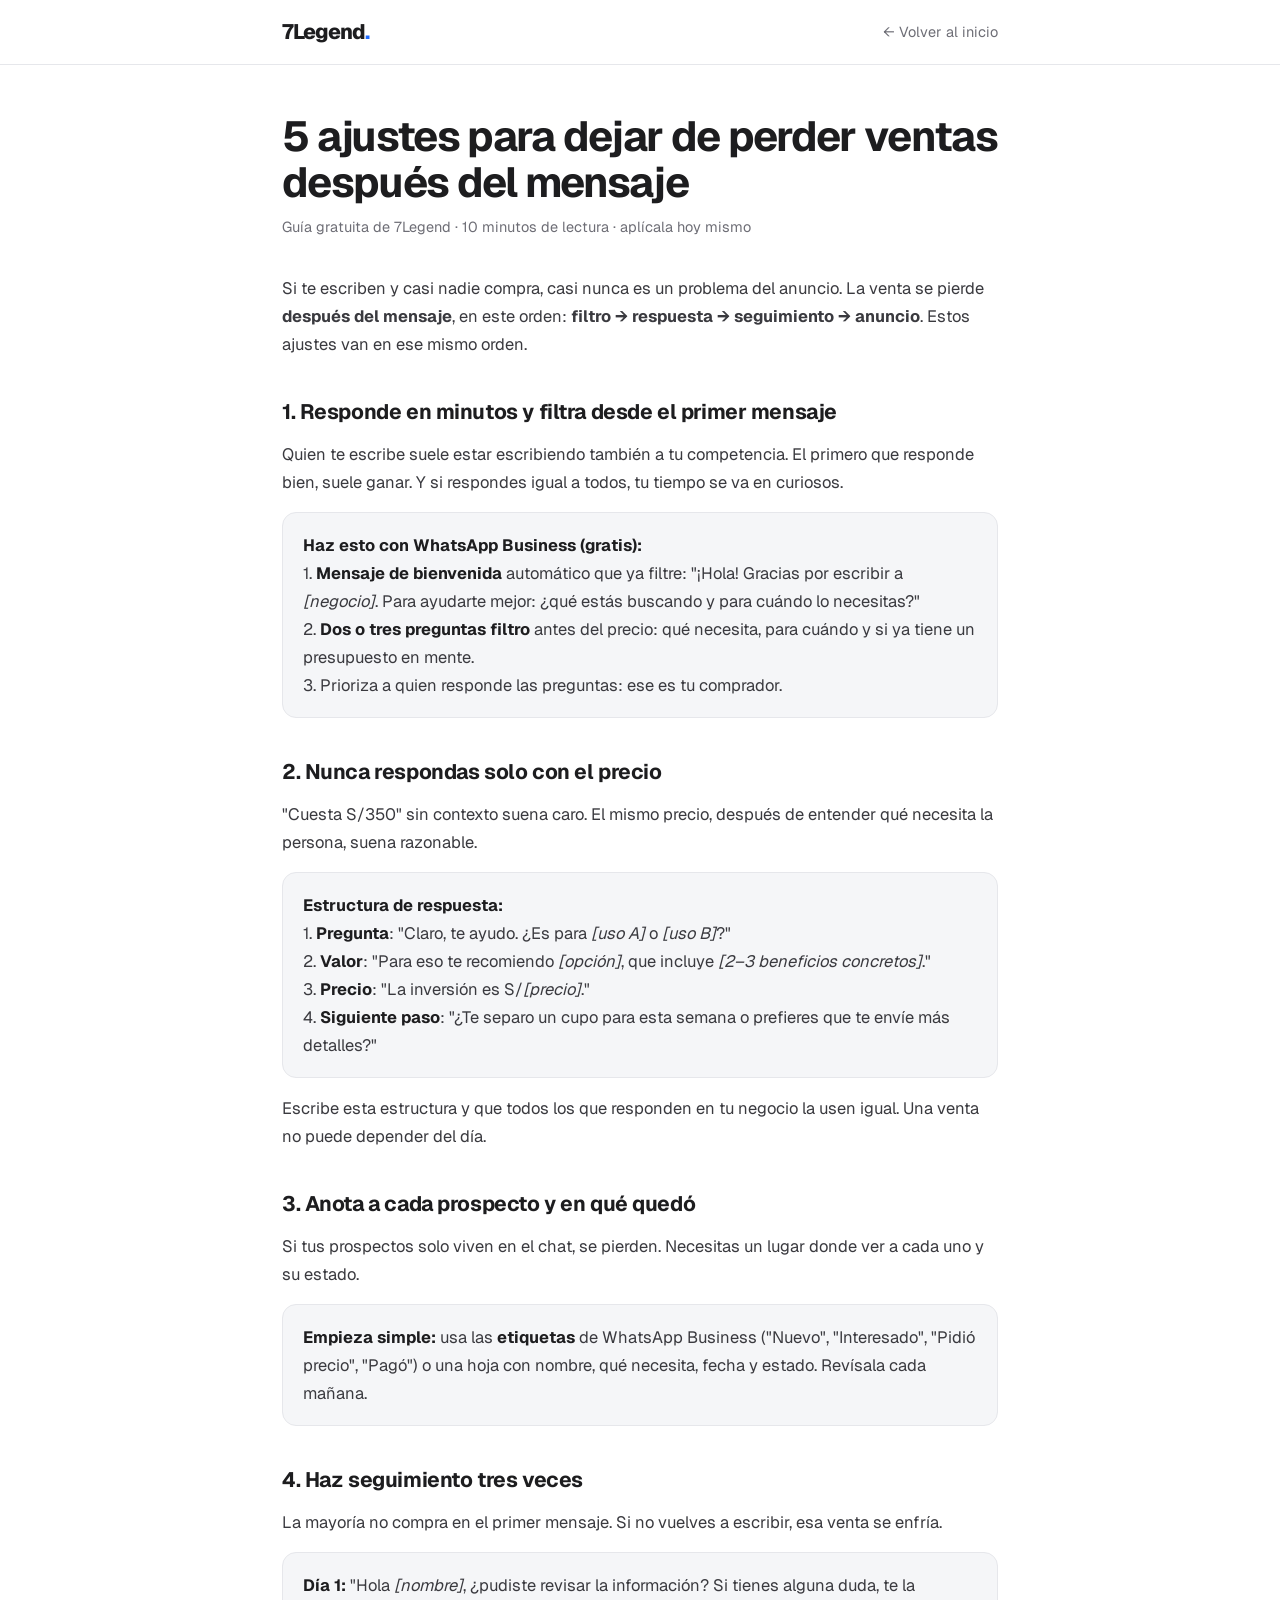
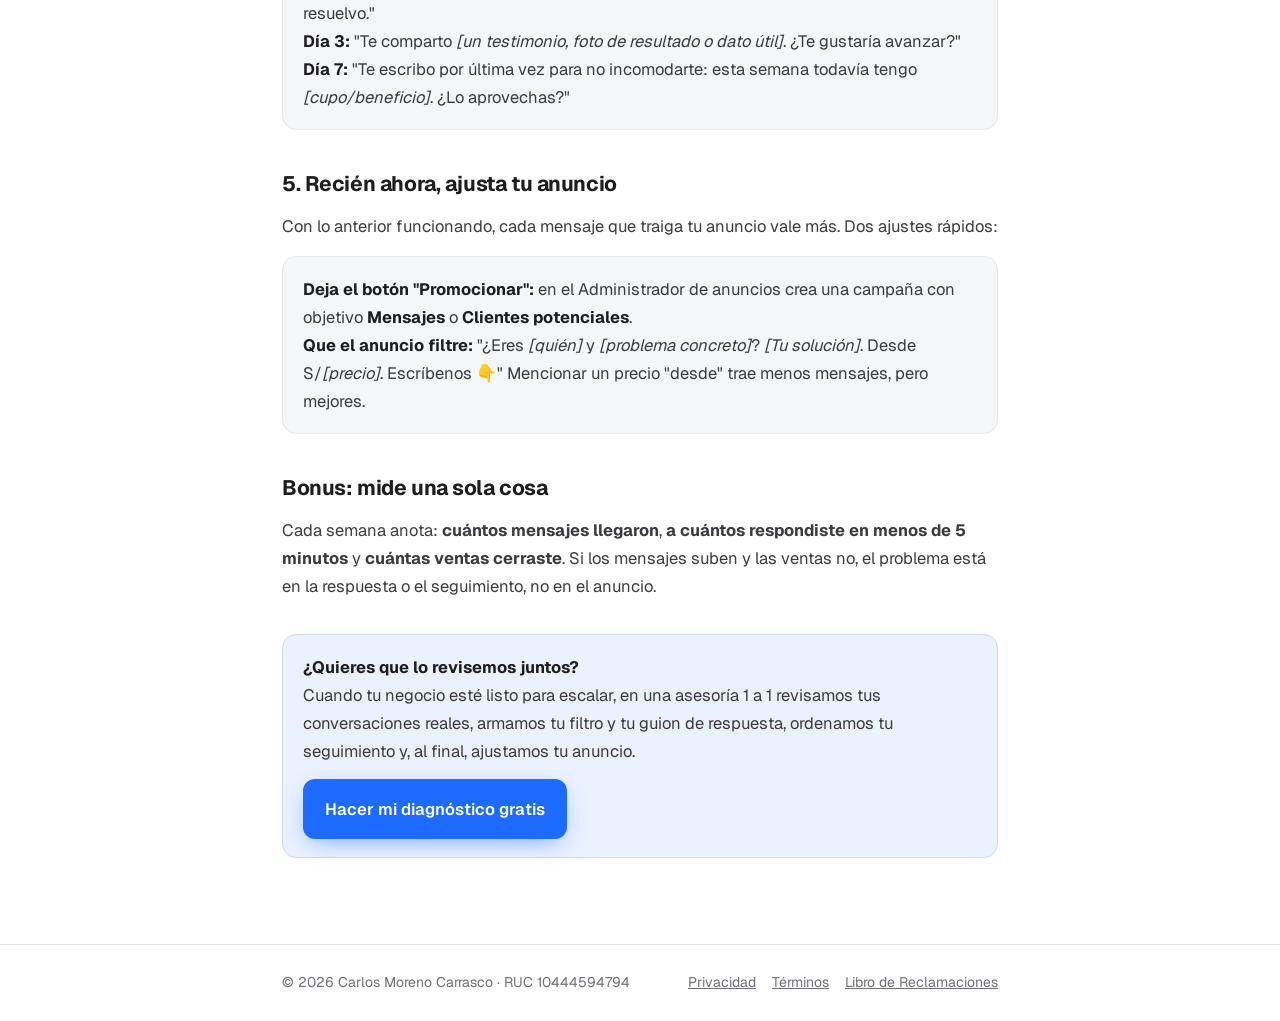
<file: guia.html>
<!DOCTYPE html>
<html lang="es">
<head>
<meta charset="UTF-8">
<meta name="viewport" content="width=device-width, initial-scale=1">
<title>Guía gratuita: 5 ajustes para dejar de perder ventas en el chat | 7Legend</title>
<link rel="icon" href="/favicon.ico" sizes="any">
<link rel="icon" type="image/png" sizes="32x32" href="/favicon-32.png">
<link rel="apple-touch-icon" href="/apple-touch-icon.png">
<meta name="theme-color" content="#FFFFFF">
<link rel="preconnect" href="https://fonts.googleapis.com">
<link href="https://fonts.googleapis.com/css2?family=Geist:wght@400;500;600;700;800&display=swap" rel="stylesheet">
<link rel="stylesheet" href="paginas.css">
<script src="config.js"></script>
</head>
<body>
<header><div class="in"><a class="logo" href="./">7Legend<i>.</i></a><a class="vol" href="./">← Volver al inicio</a></div></header>
<main>
<h1>5 ajustes para dejar de perder ventas después del mensaje</h1>
<p class="meta">Guía gratuita de 7Legend · 10 minutos de lectura · aplícala hoy mismo</p>

<p>Si te escriben y casi nadie compra, casi nunca es un problema del anuncio. La venta se pierde <b>después del mensaje</b>, en este orden: <b>filtro → respuesta → seguimiento → anuncio</b>. Estos ajustes van en ese mismo orden.</p>

<h2>1. Responde en minutos y filtra desde el primer mensaje</h2>
<p>Quien te escribe suele estar escribiendo también a tu competencia. El primero que responde bien, suele ganar. Y si respondes igual a todos, tu tiempo se va en curiosos.</p>
<div class="caja"><p><b>Haz esto con WhatsApp Business (gratis):</b><br>
1. <b>Mensaje de bienvenida</b> automático que ya filtre: "¡Hola! Gracias por escribir a <i>[negocio]</i>. Para ayudarte mejor: ¿qué estás buscando y para cuándo lo necesitas?"<br>
2. <b>Dos o tres preguntas filtro</b> antes del precio: qué necesita, para cuándo y si ya tiene un presupuesto en mente.<br>
3. Prioriza a quien responde las preguntas: ese es tu comprador.</p></div>

<h2>2. Nunca respondas solo con el precio</h2>
<p>"Cuesta S/350" sin contexto suena caro. El mismo precio, después de entender qué necesita la persona, suena razonable.</p>
<div class="caja"><p><b>Estructura de respuesta:</b><br>
1. <b>Pregunta</b>: "Claro, te ayudo. ¿Es para <i>[uso A]</i> o <i>[uso B]</i>?"<br>
2. <b>Valor</b>: "Para eso te recomiendo <i>[opción]</i>, que incluye <i>[2–3 beneficios concretos]</i>."<br>
3. <b>Precio</b>: "La inversión es S/<i>[precio]</i>."<br>
4. <b>Siguiente paso</b>: "¿Te separo un cupo para esta semana o prefieres que te envíe más detalles?"</p></div>
<p>Escribe esta estructura y que todos los que responden en tu negocio la usen igual. Una venta no puede depender del día.</p>

<h2>3. Anota a cada prospecto y en qué quedó</h2>
<p>Si tus prospectos solo viven en el chat, se pierden. Necesitas un lugar donde ver a cada uno y su estado.</p>
<div class="caja"><p><b>Empieza simple:</b> usa las <b>etiquetas</b> de WhatsApp Business ("Nuevo", "Interesado", "Pidió precio", "Pagó") o una hoja con nombre, qué necesita, fecha y estado. Revísala cada mañana.</p></div>

<h2>4. Haz seguimiento tres veces</h2>
<p>La mayoría no compra en el primer mensaje. Si no vuelves a escribir, esa venta se enfría.</p>
<div class="caja"><p><b>Día 1:</b> "Hola <i>[nombre]</i>, ¿pudiste revisar la información? Si tienes alguna duda, te la resuelvo."<br>
<b>Día 3:</b> "Te comparto <i>[un testimonio, foto de resultado o dato útil]</i>. ¿Te gustaría avanzar?"<br>
<b>Día 7:</b> "Te escribo por última vez para no incomodarte: esta semana todavía tengo <i>[cupo/beneficio]</i>. ¿Lo aprovechas?"</p></div>

<h2>5. Recién ahora, ajusta tu anuncio</h2>
<p>Con lo anterior funcionando, cada mensaje que traiga tu anuncio vale más. Dos ajustes rápidos:</p>
<div class="caja"><p><b>Deja el botón "Promocionar":</b> en el Administrador de anuncios crea una campaña con objetivo <b>Mensajes</b> o <b>Clientes potenciales</b>.<br>
<b>Que el anuncio filtre:</b> "¿Eres <i>[quién]</i> y <i>[problema concreto]</i>? <i>[Tu solución]</i>. Desde S/<i>[precio]</i>. Escríbenos 👇" Mencionar un precio "desde" trae menos mensajes, pero mejores.</p></div>

<h2>Bonus: mide una sola cosa</h2>
<p>Cada semana anota: <b>cuántos mensajes llegaron</b>, <b>a cuántos respondiste en menos de 5 minutos</b> y <b>cuántas ventas cerraste</b>. Si los mensajes suben y las ventas no, el problema está en la respuesta o el seguimiento, no en el anuncio.</p>

<div class="caja" style="background:#EAF1FF;border-color:#C9DBFF;margin-top:34px">
<p><b>¿Quieres que lo revisemos juntos?</b><br>Cuando tu negocio esté listo para escalar, en una asesoría 1 a 1 revisamos tus conversaciones reales, armamos tu filtro y tu guion de respuesta, ordenamos tu seguimiento y, al final, ajustamos tu anuncio.</p>
<p style="margin-top:14px"><a class="btn" href="./" style="width:auto">Hacer mi diagnóstico gratis</a></p>
</div>
</main>
<footer><div class="in"><span>© <span id="y"></span> <span data-l="titular"></span> · RUC <span data-l="ruc"></span></span>
<nav><a href="privacidad.html">Privacidad</a><a href="terminos.html">Términos</a><a href="libro-reclamaciones.html">Libro de Reclamaciones</a></nav></div></footer>
<script>
document.getElementById('y').textContent=new Date().getFullYear();
const L=(window.CFG&&CFG.LEGAL)||{};
document.querySelectorAll('[data-l]').forEach(el=>{ const v=L[el.dataset.l]||''; if(el.tagName==='A'&&el.dataset.l==='correo'){ el.href='mailto:'+v; } el.textContent=v; });
</script>

</body>
</html>
</file>
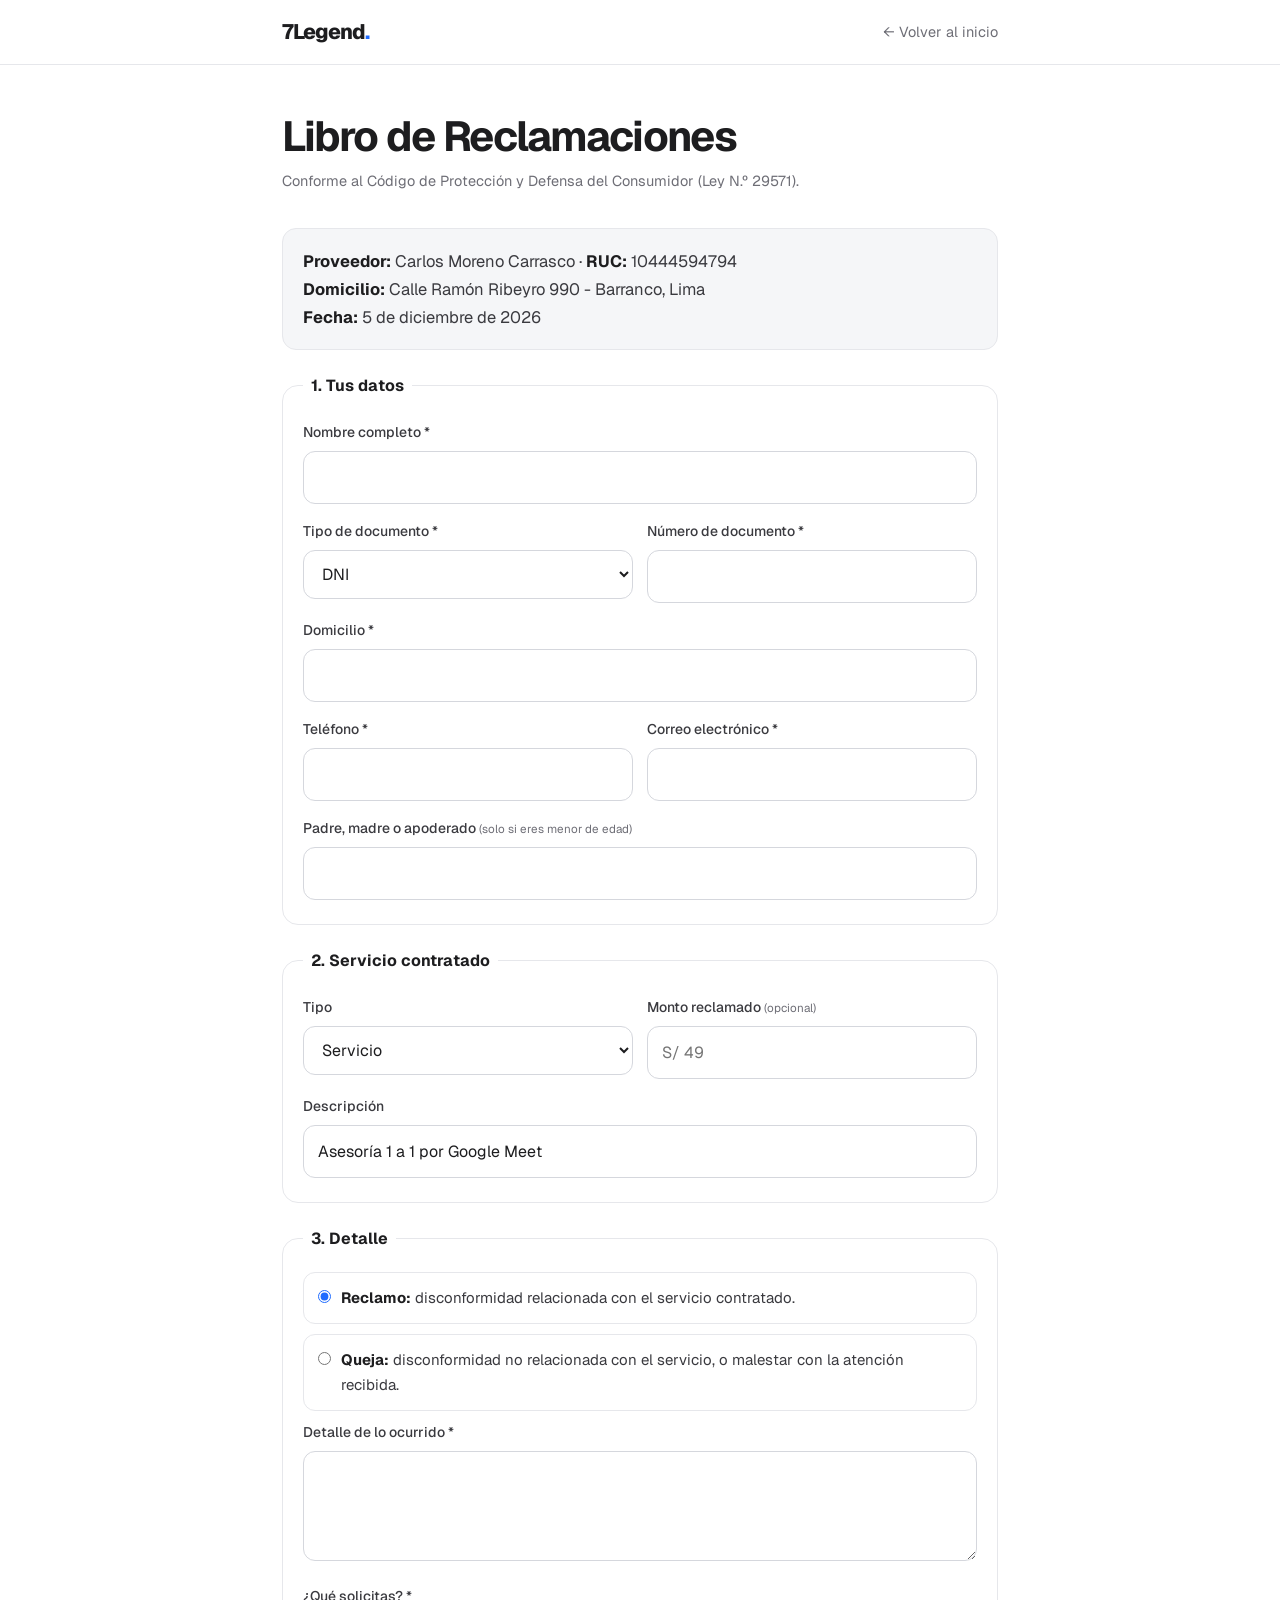
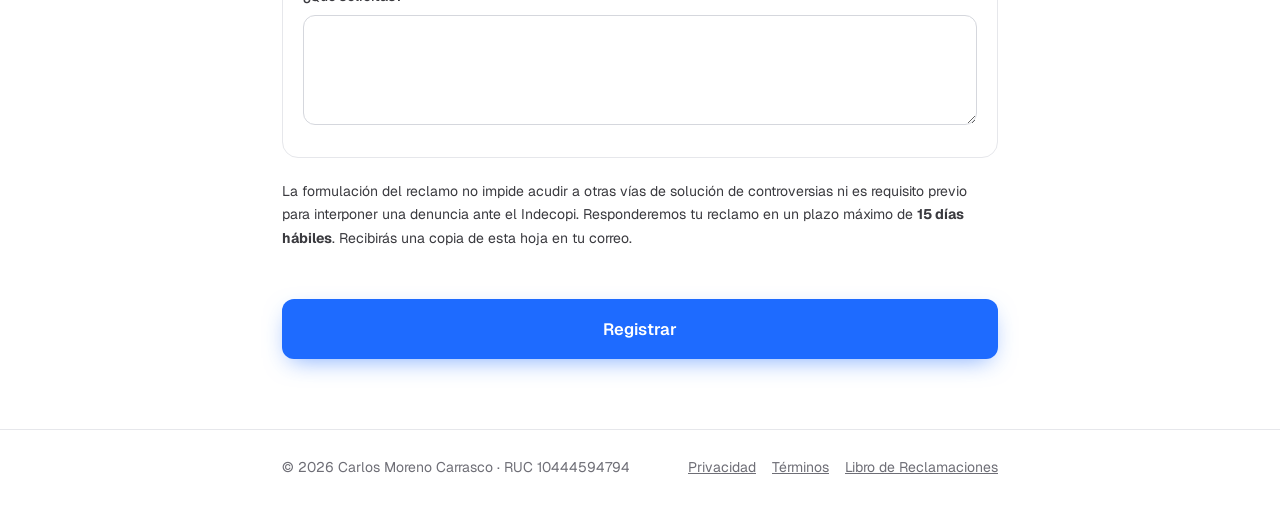
<file: libro-reclamaciones.html>
<!DOCTYPE html>
<html lang="es">
<head>
<meta charset="UTF-8">
<meta name="viewport" content="width=device-width, initial-scale=1">
<title>Libro de Reclamaciones | 7Legend</title>
<link rel="icon" href="/favicon.ico" sizes="any">
<link rel="icon" type="image/png" sizes="32x32" href="/favicon-32.png">
<link rel="apple-touch-icon" href="/apple-touch-icon.png">
<meta name="theme-color" content="#FFFFFF">
<link rel="preconnect" href="https://fonts.googleapis.com">
<link href="https://fonts.googleapis.com/css2?family=Geist:wght@400;500;600;700;800&display=swap" rel="stylesheet">
<link rel="stylesheet" href="paginas.css">
<script src="config.js"></script>
</head>
<body>
<header><div class="in"><a class="logo" href="./">7Legend<i>.</i></a><a class="vol" href="./">← Volver al inicio</a></div></header>
<main>
<h1>Libro de Reclamaciones</h1>
<p class="meta">Conforme al Código de Protección y Defensa del Consumidor (Ley N.º 29571).</p>

<div class="caja"><p><b>Proveedor:</b> <span data-l="titular"></span> · <b>RUC:</b> <span data-l="ruc"></span><br>
<b>Domicilio:</b> <span data-l="domicilio"></span><br>
<b>Fecha:</b> <span id="hoy"></span></p></div>

<form id="form" novalidate>
<fieldset><legend>1. Tus datos</legend>
  <label class="lb" for="nombre">Nombre completo *</label><input class="campo" id="nombre" autocomplete="name" required>
  <div class="fila2">
    <div><label class="lb" for="tipo_doc">Tipo de documento *</label><select class="campo" id="tipo_doc"><option>DNI</option><option>Carné de extranjería</option><option>Pasaporte</option><option>RUC</option></select></div>
    <div><label class="lb" for="num_doc">Número de documento *</label><input class="campo" id="num_doc" inputmode="numeric" required></div>
  </div>
  <label class="lb" for="domicilio">Domicilio *</label><input class="campo" id="domicilio" autocomplete="street-address" required>
  <div class="fila2">
    <div><label class="lb" for="telefono">Teléfono *</label><input class="campo" id="telefono" inputmode="tel" autocomplete="tel" required></div>
    <div><label class="lb" for="email">Correo electrónico *</label><input class="campo" id="email" type="email" autocomplete="email" required></div>
  </div>
  <label class="lb" for="apoderado">Padre, madre o apoderado <small>(solo si eres menor de edad)</small></label><input class="campo" id="apoderado">
</fieldset>

<fieldset><legend>2. Servicio contratado</legend>
  <div class="fila2">
    <div><label class="lb" for="bien">Tipo</label><select class="campo" id="bien"><option>Servicio</option><option>Producto</option></select></div>
    <div><label class="lb" for="monto">Monto reclamado <small>(opcional)</small></label><input class="campo" id="monto" placeholder="S/ 49"></div>
  </div>
  <label class="lb" for="descripcion_bien">Descripción</label><input class="campo" id="descripcion_bien" value="Asesoría 1 a 1 por Google Meet">
</fieldset>

<fieldset><legend>3. Detalle</legend>
  <label class="radio"><input type="radio" name="tipo" value="Reclamo" checked><span><b>Reclamo:</b> disconformidad relacionada con el servicio contratado.</span></label>
  <label class="radio"><input type="radio" name="tipo" value="Queja"><span><b>Queja:</b> disconformidad no relacionada con el servicio, o malestar con la atención recibida.</span></label>
  <label class="lb" for="detalle">Detalle de lo ocurrido *</label><textarea class="campo" id="detalle" maxlength="1500" required></textarea>
  <label class="lb" for="pedido">¿Qué solicitas? *</label><textarea class="campo" id="pedido" maxlength="1500" required></textarea>
</fieldset>

<p style="font-size:14px;margin-bottom:16px">La formulación del reclamo no impide acudir a otras vías de solución de controversias ni es requisito previo para interponer una denuncia ante el Indecopi. Responderemos tu reclamo en un plazo máximo de <b>15 días hábiles</b>. Recibirás una copia de esta hoja en tu correo.</p>
<div class="err" id="err" role="alert"></div>
<button class="btn" id="enviar" type="submit">Registrar</button>
</form>
<div id="listo" hidden></div>
</main>
<footer><div class="in"><span>© <span id="y"></span> <span data-l="titular"></span> · RUC <span data-l="ruc"></span></span>
<nav><a href="privacidad.html">Privacidad</a><a href="terminos.html">Términos</a><a href="libro-reclamaciones.html">Libro de Reclamaciones</a></nav></div></footer>
<script>
document.getElementById('y').textContent=new Date().getFullYear();
const L=(window.CFG&&CFG.LEGAL)||{};
document.querySelectorAll('[data-l]').forEach(el=>{ const v=L[el.dataset.l]||''; if(el.tagName==='A'&&el.dataset.l==='correo'){ el.href='mailto:'+v; } el.textContent=v; });
</script>

<script>
document.getElementById('hoy').textContent=new Date().toLocaleDateString('es-PE',{day:'numeric',month:'long',year:'numeric'});
document.getElementById('form').addEventListener('submit',async e=>{
  e.preventDefault();
  const v=id=>document.getElementById(id).value.trim(), err=document.getElementById('err'), b=document.getElementById('enviar');
  const d={action:'reclamo',nombre:v('nombre'),tipo_doc:v('tipo_doc'),num_doc:v('num_doc'),domicilio:v('domicilio'),telefono:v('telefono'),email:v('email'),
    apoderado:v('apoderado'),bien:v('bien'),monto:v('monto'),descripcion_bien:v('descripcion_bien'),
    tipo:document.querySelector('input[name=tipo]:checked').value,detalle:v('detalle'),pedido:v('pedido'),proveedor:(window.CFG&&CFG.LEGAL)||{}};
  for(const k of ['nombre','num_doc','domicilio','telefono','email','detalle','pedido']) if(!d[k]){ err.textContent='Completa todos los campos marcados con *.'; document.getElementById(k).focus(); return; }
  if(!/^\S+@\S+\.\S+$/.test(d.email)){ err.textContent='Revisa tu correo electrónico.'; return; }
  err.textContent=''; b.disabled=true; b.textContent='Registrando…';
  let r=null; try{ const res=await fetch(CFG.API_URL,{method:'POST',body:JSON.stringify(d)}); r=await res.json(); }catch(x){ r={ok:false,error:'No pudimos conectar. Revisa tu internet e inténtalo otra vez.'}; }
  b.disabled=false; b.textContent='Registrar';
  if(!r.ok){ err.textContent=r.error||'No se pudo registrar. Inténtalo otra vez.'; return; }
  document.getElementById('form').hidden=true;
  const l=document.getElementById('listo'); l.hidden=false;
  l.innerHTML='<div class="ok"><h2>Registrado con el número '+r.numero+'</h2><p>Te enviamos una copia a <b>'+d.email.replace(/[<>&"]/g,'')+'</b>. Te responderemos a más tardar el <b>'+r.limite+'</b>.</p></div>';
  scrollTo({top:0,behavior:'smooth'});
});
</script>
</body>
</html>
</file>
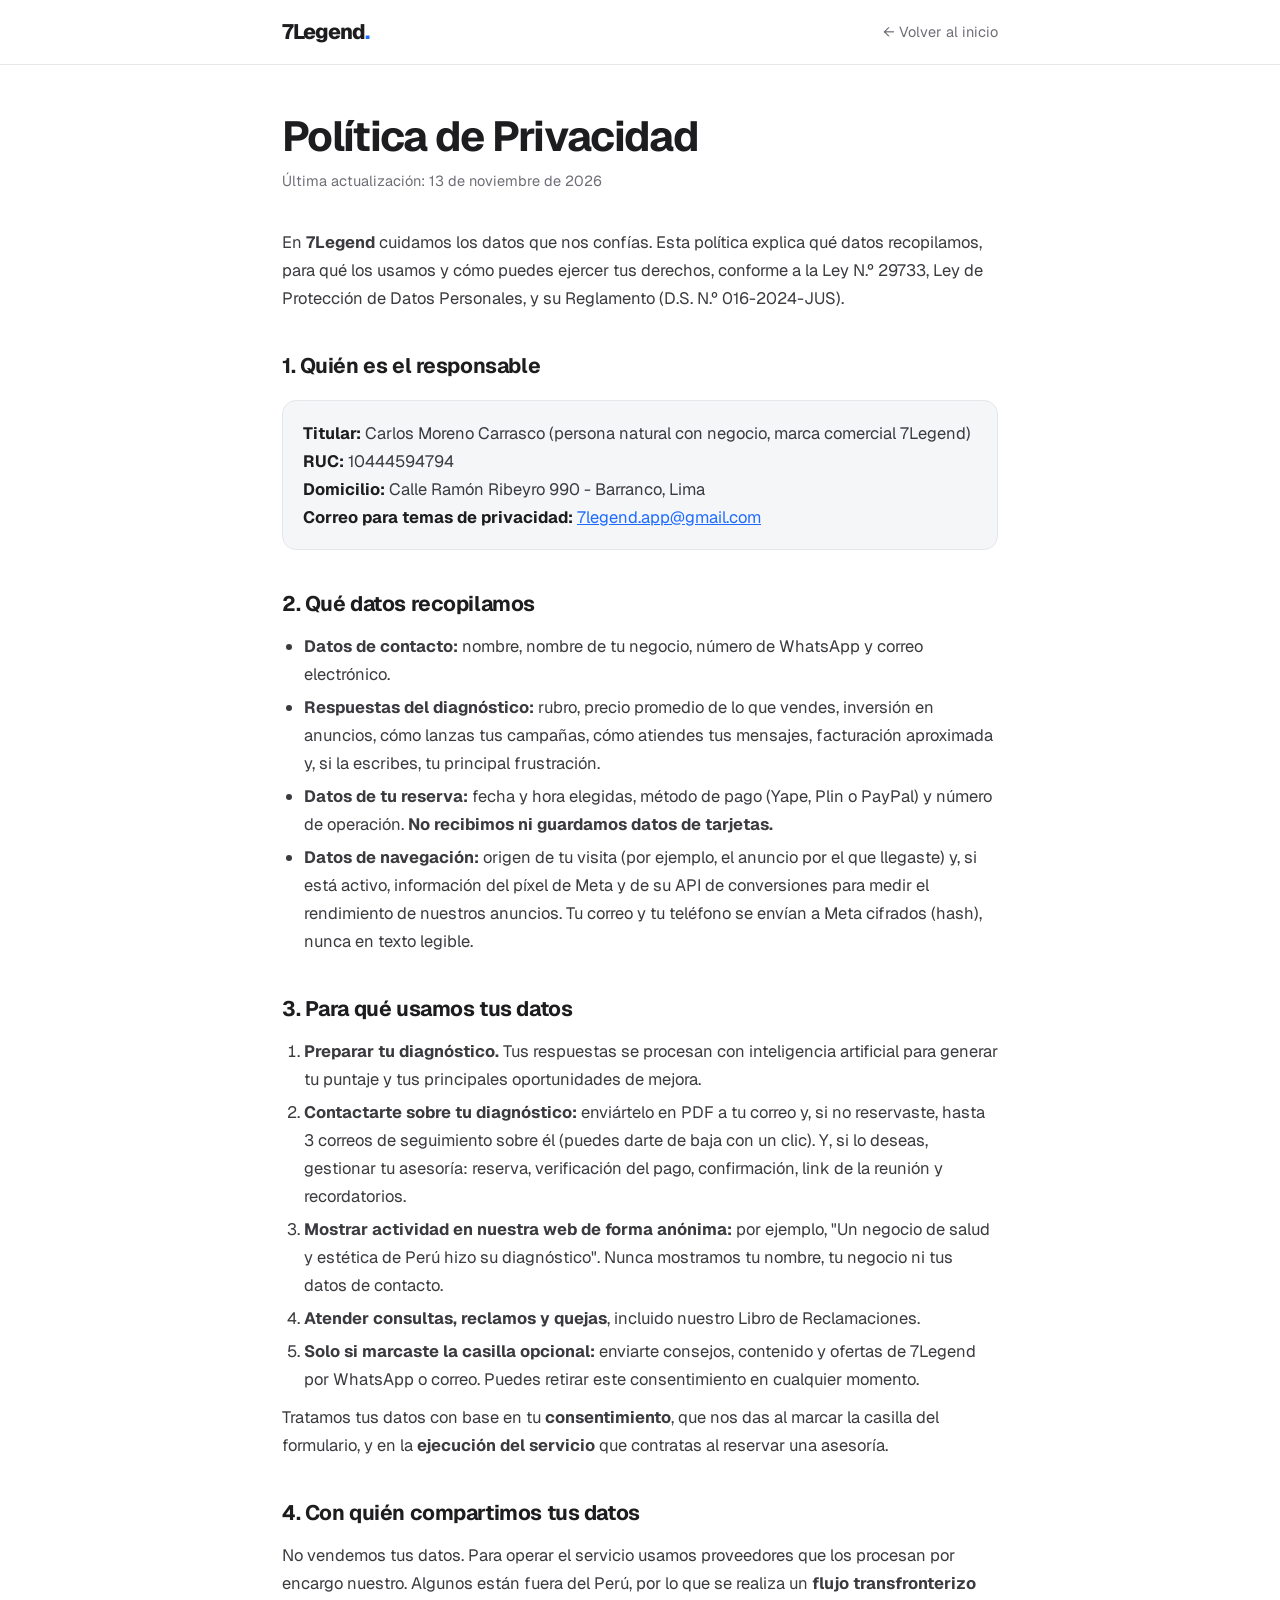
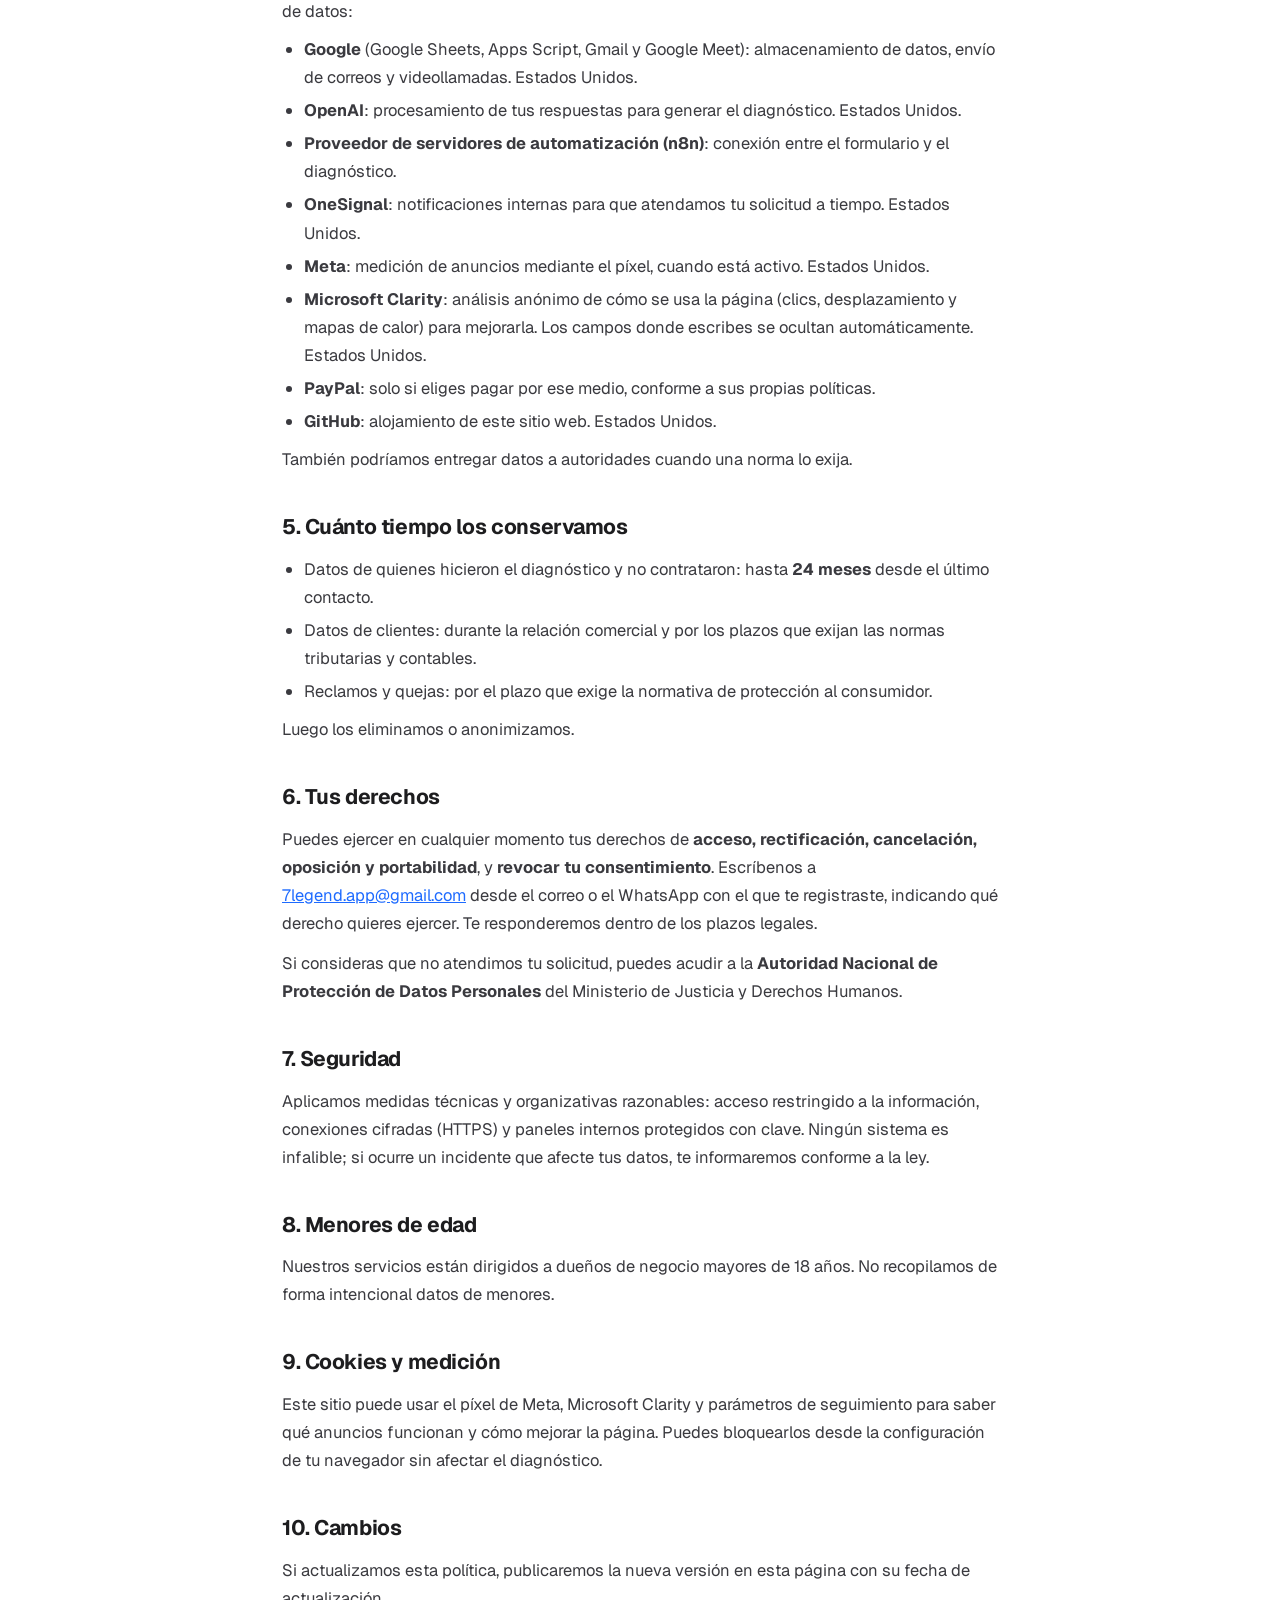
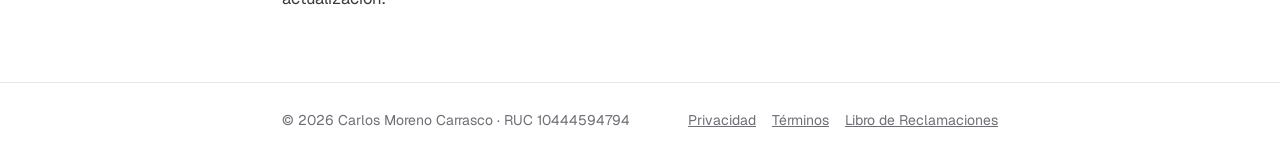
<file: privacidad.html>
<!DOCTYPE html>
<html lang="es">
<head>
<meta charset="UTF-8">
<meta name="viewport" content="width=device-width, initial-scale=1">
<title>Política de Privacidad | 7Legend</title>
<link rel="icon" href="/favicon.ico" sizes="any">
<link rel="icon" type="image/png" sizes="32x32" href="/favicon-32.png">
<link rel="apple-touch-icon" href="/apple-touch-icon.png">
<meta name="theme-color" content="#FFFFFF">
<link rel="preconnect" href="https://fonts.googleapis.com">
<link href="https://fonts.googleapis.com/css2?family=Geist:wght@400;500;600;700;800&display=swap" rel="stylesheet">
<link rel="stylesheet" href="paginas.css">
<script src="config.js"></script>
</head>
<body>
<header><div class="in"><a class="logo" href="./">7Legend<i>.</i></a><a class="vol" href="./">← Volver al inicio</a></div></header>
<main>
<h1>Política de Privacidad</h1>
<p class="meta">Última actualización: 13 de noviembre de 2026</p>

<p>En <b>7Legend</b> cuidamos los datos que nos confías. Esta política explica qué datos recopilamos, para qué los usamos y cómo puedes ejercer tus derechos, conforme a la Ley N.º 29733, Ley de Protección de Datos Personales, y su Reglamento (D.S. N.º 016-2024-JUS).</p>

<h2>1. Quién es el responsable</h2>
<div class="caja"><p><b>Titular:</b> <span data-l="titular"></span> (persona natural con negocio, marca comercial <span data-l="marca"></span>)<br>
<b>RUC:</b> <span data-l="ruc"></span><br>
<b>Domicilio:</b> <span data-l="domicilio"></span><br>
<b>Correo para temas de privacidad:</b> <a data-l="correo"></a></p></div>

<h2>2. Qué datos recopilamos</h2>
<ul>
<li><b>Datos de contacto:</b> nombre, nombre de tu negocio, número de WhatsApp y correo electrónico.</li>
<li><b>Respuestas del diagnóstico:</b> rubro, precio promedio de lo que vendes, inversión en anuncios, cómo lanzas tus campañas, cómo atiendes tus mensajes, facturación aproximada y, si la escribes, tu principal frustración.</li>
<li><b>Datos de tu reserva:</b> fecha y hora elegidas, método de pago (Yape, Plin o PayPal) y número de operación. <b>No recibimos ni guardamos datos de tarjetas.</b></li>
<li><b>Datos de navegación:</b> origen de tu visita (por ejemplo, el anuncio por el que llegaste) y, si está activo, información del píxel de Meta y de su API de conversiones para medir el rendimiento de nuestros anuncios. Tu correo y tu teléfono se envían a Meta cifrados (hash), nunca en texto legible.</li>
</ul>

<h2>3. Para qué usamos tus datos</h2>
<ol>
<li><b>Preparar tu diagnóstico.</b> Tus respuestas se procesan con inteligencia artificial para generar tu puntaje y tus principales oportunidades de mejora.</li>
<li><b>Contactarte sobre tu diagnóstico:</b> enviártelo en PDF a tu correo y, si no reservaste, hasta 3 correos de seguimiento sobre él (puedes darte de baja con un clic). Y, si lo deseas, gestionar tu asesoría: reserva, verificación del pago, confirmación, link de la reunión y recordatorios.</li>
<li><b>Mostrar actividad en nuestra web de forma anónima:</b> por ejemplo, "Un negocio de salud y estética de Perú hizo su diagnóstico". Nunca mostramos tu nombre, tu negocio ni tus datos de contacto.</li>
<li><b>Atender consultas, reclamos y quejas</b>, incluido nuestro Libro de Reclamaciones.</li>
<li><b>Solo si marcaste la casilla opcional:</b> enviarte consejos, contenido y ofertas de 7Legend por WhatsApp o correo. Puedes retirar este consentimiento en cualquier momento.</li>
</ol>
<p>Tratamos tus datos con base en tu <b>consentimiento</b>, que nos das al marcar la casilla del formulario, y en la <b>ejecución del servicio</b> que contratas al reservar una asesoría.</p>

<h2>4. Con quién compartimos tus datos</h2>
<p>No vendemos tus datos. Para operar el servicio usamos proveedores que los procesan por encargo nuestro. Algunos están fuera del Perú, por lo que se realiza un <b>flujo transfronterizo</b> de datos:</p>
<ul>
<li><b>Google</b> (Google Sheets, Apps Script, Gmail y Google Meet): almacenamiento de datos, envío de correos y videollamadas. Estados Unidos.</li>
<li><b>OpenAI</b>: procesamiento de tus respuestas para generar el diagnóstico. Estados Unidos.</li>
<li><b>Proveedor de servidores de automatización (n8n)</b>: conexión entre el formulario y el diagnóstico.</li>
<li><b>OneSignal</b>: notificaciones internas para que atendamos tu solicitud a tiempo. Estados Unidos.</li>
<li><b>Meta</b>: medición de anuncios mediante el píxel, cuando está activo. Estados Unidos.</li>
<li><b>Microsoft Clarity</b>: análisis anónimo de cómo se usa la página (clics, desplazamiento y mapas de calor) para mejorarla. Los campos donde escribes se ocultan automáticamente. Estados Unidos.</li>
<li><b>PayPal</b>: solo si eliges pagar por ese medio, conforme a sus propias políticas.</li>
<li><b>GitHub</b>: alojamiento de este sitio web. Estados Unidos.</li>
</ul>
<p>También podríamos entregar datos a autoridades cuando una norma lo exija.</p>

<h2>5. Cuánto tiempo los conservamos</h2>
<ul>
<li>Datos de quienes hicieron el diagnóstico y no contrataron: hasta <b>24 meses</b> desde el último contacto.</li>
<li>Datos de clientes: durante la relación comercial y por los plazos que exijan las normas tributarias y contables.</li>
<li>Reclamos y quejas: por el plazo que exige la normativa de protección al consumidor.</li>
</ul>
<p>Luego los eliminamos o anonimizamos.</p>

<h2>6. Tus derechos</h2>
<p>Puedes ejercer en cualquier momento tus derechos de <b>acceso, rectificación, cancelación, oposición y portabilidad</b>, y <b>revocar tu consentimiento</b>. Escríbenos a <a data-l="correo"></a> desde el correo o el WhatsApp con el que te registraste, indicando qué derecho quieres ejercer. Te responderemos dentro de los plazos legales.</p>
<p>Si consideras que no atendimos tu solicitud, puedes acudir a la <b>Autoridad Nacional de Protección de Datos Personales</b> del Ministerio de Justicia y Derechos Humanos.</p>

<h2>7. Seguridad</h2>
<p>Aplicamos medidas técnicas y organizativas razonables: acceso restringido a la información, conexiones cifradas (HTTPS) y paneles internos protegidos con clave. Ningún sistema es infalible; si ocurre un incidente que afecte tus datos, te informaremos conforme a la ley.</p>

<h2>8. Menores de edad</h2>
<p>Nuestros servicios están dirigidos a dueños de negocio mayores de 18 años. No recopilamos de forma intencional datos de menores.</p>

<h2>9. Cookies y medición</h2>
<p>Este sitio puede usar el píxel de Meta, Microsoft Clarity y parámetros de seguimiento para saber qué anuncios funcionan y cómo mejorar la página. Puedes bloquearlos desde la configuración de tu navegador sin afectar el diagnóstico.</p>

<h2>10. Cambios</h2>
<p>Si actualizamos esta política, publicaremos la nueva versión en esta página con su fecha de actualización.</p>
</main>
<footer><div class="in"><span>© <span id="y"></span> <span data-l="titular"></span> · RUC <span data-l="ruc"></span></span>
<nav><a href="privacidad.html">Privacidad</a><a href="terminos.html">Términos</a><a href="libro-reclamaciones.html">Libro de Reclamaciones</a></nav></div></footer>
<script>
document.getElementById('y').textContent=new Date().getFullYear();
const L=(window.CFG&&CFG.LEGAL)||{};
document.querySelectorAll('[data-l]').forEach(el=>{ const v=L[el.dataset.l]||''; if(el.tagName==='A'&&el.dataset.l==='correo'){ el.href='mailto:'+v; } el.textContent=v; });
</script>

</body>
</html>
</file>
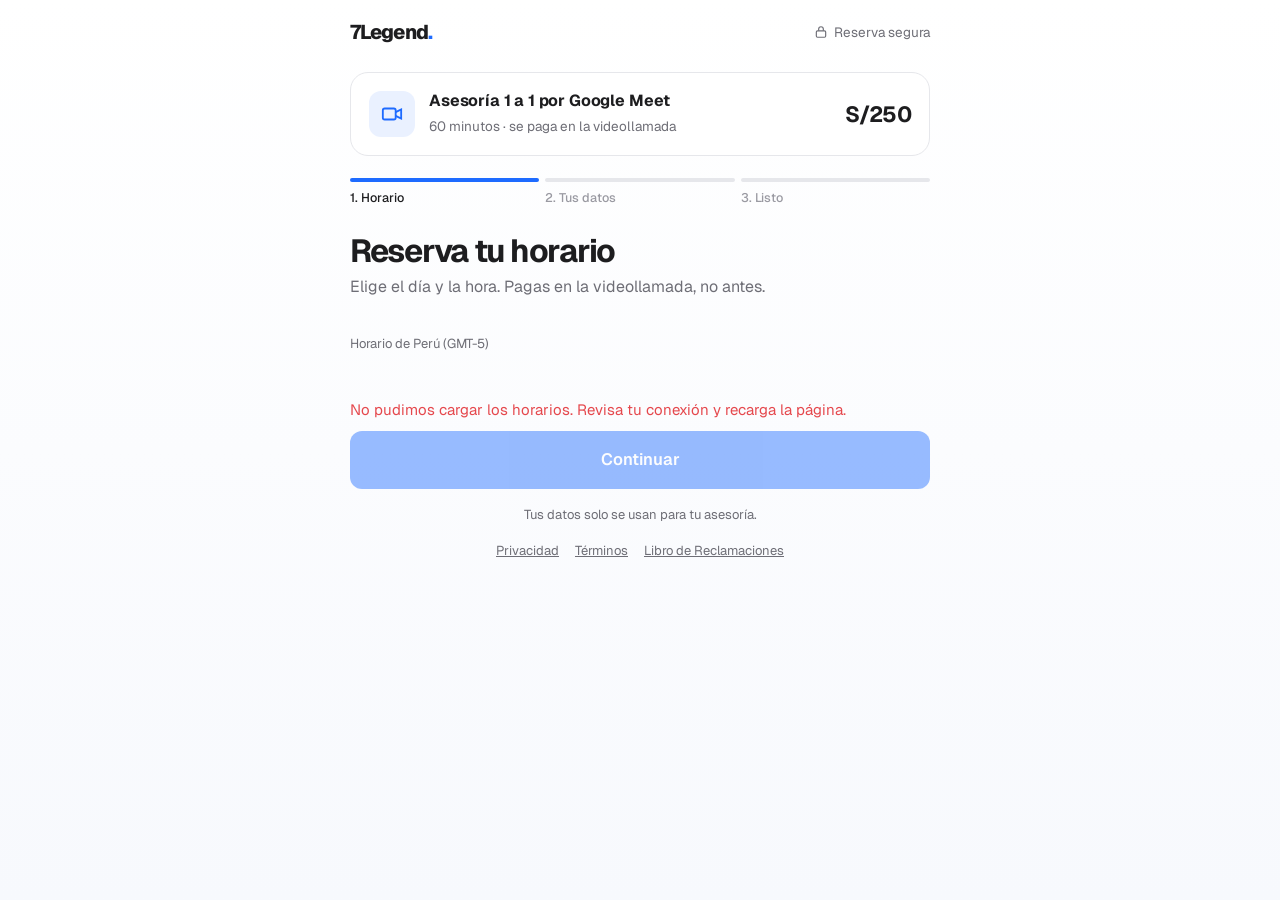
<file: reservar.html>
<!DOCTYPE html>
<html lang="es">
<head>
<meta charset="UTF-8">
<meta name="viewport" content="width=device-width, initial-scale=1, viewport-fit=cover">
<meta name="robots" content="noindex">
<title>Reserva tu asesoría | 7Legend</title>
<link rel="icon" href="/favicon.ico" sizes="any">
<link rel="icon" type="image/png" sizes="32x32" href="/favicon-32.png">
<link rel="apple-touch-icon" href="/apple-touch-icon.png">
<meta name="theme-color" content="#FFFFFF">
<link rel="preconnect" href="https://fonts.googleapis.com">
<link rel="preconnect" href="https://fonts.gstatic.com" crossorigin>
<link href="https://fonts.googleapis.com/css2?family=Geist:wght@400;500;600;700;800&display=swap" rel="stylesheet">

<script src="config.js"></script>
<script>/* modo prueba: abre la web con ?prueba=1 → no envía nada a Meta, Clarity ni a las visitas (dura toda la sesión; ?prueba=0 lo apaga) */
(function(){try{var q=new URLSearchParams(location.search).get('prueba');if(q==='1')sessionStorage.setItem('7l_prueba','1');if(q==='0')sessionStorage.removeItem('7l_prueba');window.PRUEBA=sessionStorage.getItem('7l_prueba')==='1';}catch(e){window.PRUEBA=/[?&]prueba=1/.test(location.search);}
if(window.PRUEBA&&window.CFG){CFG.PIXEL_ID='';CFG.CLARITY_ID='';var b=document.createElement('div');b.textContent='Modo prueba: no cuenta en Meta ni en tus estadísticas';b.style.cssText='position:fixed;left:50%;bottom:10px;transform:translateX(-50%);z-index:9999;background:#F59E0B;color:#fff;font:600 12.5px system-ui;padding:6px 12px;border-radius:999px;pointer-events:none';document.addEventListener('DOMContentLoaded',function(){document.body.appendChild(b);});}})();</script>
<script>if(CFG.CLARITY_ID){(function(c,l,a,r,i,t,y){c[a]=c[a]||function(){(c[a].q=c[a].q||[]).push(arguments)};t=l.createElement(r);t.async=1;t.src="https://www.clarity.ms/tag/"+i;y=l.getElementsByTagName(r)[0];y.parentNode.insertBefore(t,y);})(window,document,"clarity","script",CFG.CLARITY_ID);}</script>

<script>
if (CFG.PIXEL_ID) {
  !function(f,b,e,v,n,t,s){if(f.fbq)return;n=f.fbq=function(){n.callMethod?n.callMethod.apply(n,arguments):n.queue.push(arguments)};if(!f._fbq)f._fbq=n;n.push=n;n.loaded=!0;n.version='2.0';n.queue=[];t=b.createElement(e);t.async=!0;t.src=v;s=b.getElementsByTagName(e)[0];s.parentNode.insertBefore(t,s)}(window,document,'script','https://connect.facebook.net/en_US/fbevents.js');
  fbq('init', CFG.PIXEL_ID); fbq('track', 'PageView');
}
function track(ev, data, id){ try{ if(window.fbq) fbq('track', ev, data||{}, id?{eventID:id}:{}); }catch(e){} }
</script>

<style>
:root{--t:#1D1D1F;--t2:#3A3A3F;--g:#6E6E76;--g2:#9A9AA2;--l:#E6E7EB;--s:#F5F6F8;--a:#1E6BFF;--ah:#155BE6;--as:#EAF1FF;
  --r:#E5484D;--rs:#FDECEC;--v:#16A34A;--vs:#E8F7EE;--yape:#742284;--plin:#00B6C9;--pp:#003087;--e:cubic-bezier(.22,1,.36,1)}
*{box-sizing:border-box;margin:0;padding:0}
body{font-family:Geist,system-ui,sans-serif;background:linear-gradient(180deg,#fff 0,#F7F9FD 100%);min-height:100vh;color:var(--t);font-size:16px;line-height:1.55;-webkit-font-smoothing:antialiased}
button,input{font:inherit;color:inherit}
a{color:inherit}
:focus-visible{outline:2px solid var(--a);outline-offset:3px;border-radius:8px}
.logo{font-weight:800;font-size:20px;letter-spacing:-.045em;text-decoration:none}.logo i{font-style:normal;color:var(--a)}
.wrap{max-width:620px;margin:0 auto;padding:0 20px}
header{height:64px;display:flex;align-items:center;justify-content:space-between}
header span{font-size:13.5px;color:var(--g);display:flex;align-items:center;gap:6px}
.btn{display:inline-flex;align-items:center;justify-content:center;gap:10px;width:100%;border:0;border-radius:12px;cursor:pointer;padding:16px 22px;font-weight:600;font-size:16.5px;background:var(--a);color:#fff;
  box-shadow:0 8px 24px -8px rgba(30,107,255,.6);transition:background .2s,transform .2s var(--e),opacity .2s;text-decoration:none}
.btn:hover{background:var(--ah)}
.btn[disabled]{opacity:.45;pointer-events:none;box-shadow:none}
.btn.sec{background:#fff;color:var(--t);box-shadow:inset 0 0 0 1px var(--l)}
.btn.wa{background:#25D366;box-shadow:0 8px 24px -10px rgba(37,211,102,.7)}
.btn.pp{background:#FFC439;color:#111;box-shadow:0 8px 24px -10px rgba(255,196,57,.8)}
.link{background:none;border:0;color:var(--g);cursor:pointer;font-size:15px;padding:8px 0;margin-top:6px}
.link:hover{color:var(--t)}

.resumen{display:flex;gap:14px;align-items:center;background:#fff;border:1px solid var(--l);border-radius:18px;padding:16px 18px;margin:8px 0 22px}
.resumen .ic{width:46px;height:46px;border-radius:12px;background:var(--as);color:var(--a);display:grid;place-items:center;flex:none}
.resumen strong{display:block;font-size:16px;letter-spacing:-.01em}
.resumen small{color:var(--g);font-size:13.5px}
.resumen .precio{margin-left:auto;font-weight:700;font-size:22px;letter-spacing:-.03em}

.pasos{display:flex;gap:6px;margin-bottom:26px}
.pasos div{flex:1}
.pasos i{display:block;height:4px;border-radius:4px;background:var(--l);transition:background .4s}
.pasos div.on i{background:var(--a)}
.pasos span{display:block;font-size:12.5px;color:var(--g2);margin-top:6px;font-weight:500}
.pasos div.on span{color:var(--t)}

.paso{display:none;animation:entra .45s var(--e)}
.paso.on{display:block}
@keyframes entra{from{opacity:0;transform:translateX(18px)}to{opacity:1;transform:none}}
h1{font-size:clamp(26px,5vw,32px);letter-spacing:-.04em;line-height:1.12;margin-bottom:6px}
.sub{color:var(--g);margin-bottom:22px}

/* días y horas */
.dias{display:flex;gap:8px;overflow-x:auto;padding:2px 2px 10px;margin:0 -2px 14px;scrollbar-width:thin;scroll-snap-type:x mandatory}
.dia{flex:none;width:76px;scroll-snap-align:start;border:1px solid var(--l);background:#fff;border-radius:14px;padding:10px 0;text-align:center;cursor:pointer;transition:all .2s}
.dia small{display:block;font-size:12px;color:var(--g);text-transform:capitalize}
.dia b{display:block;font-size:22px;letter-spacing:-.03em;line-height:1.2}
.dia em{display:block;font-style:normal;font-size:11.5px;color:var(--v);font-weight:600}
.dia:hover{border-color:rgba(30,107,255,.5)}
.dia.on{background:var(--a);border-color:var(--a);color:#fff}.dia.on small,.dia.on em{color:rgba(255,255,255,.85)}
.horas{display:grid;grid-template-columns:repeat(auto-fill,minmax(96px,1fr));gap:8px;margin-bottom:24px}
.hora{border:1px solid var(--l);background:#fff;border-radius:12px;padding:13px 0;font-weight:600;cursor:pointer;transition:all .2s}
.hora:hover{border-color:var(--a);color:var(--a)}
.hora.on{background:var(--as);border-color:var(--a);color:var(--a);box-shadow:0 0 0 3px rgba(30,107,255,.12)}
.esq{height:76px;border-radius:14px;background:linear-gradient(90deg,#eef0f3 0,#f7f8fa 50%,#eef0f3 100%);background-size:200% 100%;animation:brillo 1.2s infinite}
@keyframes brillo{to{background-position:-200% 0}}
.zona{font-size:13px;color:var(--g);margin:-14px 0 20px}

/* pago */
.metodos{display:grid;grid-template-columns:repeat(3,1fr);gap:8px;margin-bottom:16px}
.metodo{border:1px solid var(--l);background:#fff;border-radius:14px;padding:14px 8px;cursor:pointer;font-weight:700;letter-spacing:-.02em;font-size:17px;transition:all .2s}
.metodo[data-m=Yape]{color:var(--yape)}.metodo[data-m=Plin]{color:var(--plin)}.metodo[data-m=PayPal]{color:var(--pp)}
.metodo.on{box-shadow:0 0 0 2px currentColor;border-color:transparent}
.caja{background:#fff;border:1px solid var(--l);border-radius:18px;padding:22px;margin-bottom:18px}
.qr{width:190px;height:190px;object-fit:contain;display:block;margin:0 auto 16px;border-radius:12px;border:1px solid var(--l)}
.numero{display:flex;align-items:center;justify-content:space-between;gap:10px;background:var(--s);border-radius:12px;padding:12px 14px;margin-bottom:6px}
.numero b{font-size:22px;letter-spacing:.02em;font-variant-numeric:tabular-nums;white-space:nowrap}
.numero button{border:0;background:#fff;border-radius:8px;padding:8px 12px;font-weight:600;font-size:13.5px;cursor:pointer;box-shadow:inset 0 0 0 1px var(--l)}
.titular{font-size:14px;color:var(--g);margin-bottom:16px}
.monto-pagar{display:flex;justify-content:space-between;align-items:baseline;padding:12px 0;border-top:1px solid var(--l);margin-top:6px}
.monto-pagar b{font-size:26px;letter-spacing:-.03em}
ol.instr{padding-left:20px;color:var(--t2);font-size:15px;display:grid;gap:4px;margin-top:6px}

/* formulario */
label.lb{display:block;font-size:14px;font-weight:500;color:var(--t2);margin:4px 0 6px}
.campo{width:100%;background:#fff;border:1px solid #D5D7DD;border-radius:12px;padding:14px 15px;font-size:16px;margin-bottom:12px;transition:border-color .2s,box-shadow .2s}
.campo:focus{outline:none;border-color:var(--a);box-shadow:0 0 0 4px rgba(30,107,255,.12)}
.ayuda{font-size:13px;color:var(--g);margin:-6px 0 14px}
.err{color:var(--r);font-size:15px;min-height:22px;margin:4px 0 10px}
.cita{display:flex;gap:12px;align-items:center;background:var(--as);border-radius:14px;padding:14px 16px;margin-bottom:18px;color:#123B8F;font-weight:500}

/* éxito */
.exito{text-align:center;padding:10px 0 30px}
.check{width:72px;height:72px;border-radius:50%;background:var(--vs);display:grid;place-items:center;margin:10px auto 20px;animation:pop .6s var(--e)}
@keyframes pop{from{transform:scale(.4);opacity:0}to{transform:none;opacity:1}}
.exito .detalle{background:#fff;border:1px solid var(--l);border-radius:18px;padding:18px;text-align:left;margin:22px 0}
.exito .detalle div{display:flex;justify-content:space-between;padding:7px 0;border-top:1px solid var(--l);font-size:15px}
.exito .detalle div:first-child{border-top:0}
.exito .detalle span{color:var(--g)}
.seguro{display:flex;gap:8px;align-items:center;justify-content:center;font-size:13px;color:var(--g);margin:16px 0 40px}
@media (prefers-reduced-motion:reduce){*{animation:none!important;transition:none!important}}
</style>
</head>
<body>
<div class="wrap">
  <header><a class="logo" href="./">7Legend<i>.</i></a><span><svg width="14" height="14" viewBox="0 0 24 24" fill="none" stroke="currentColor" stroke-width="2"><rect x="4" y="10" width="16" height="11" rx="2"/><path d="M8 10V7a4 4 0 018 0v3"/></svg>Reserva segura</span></header>

  <div class="resumen">
    <div class="ic"><svg width="22" height="22" viewBox="0 0 24 24" fill="none" stroke="currentColor" stroke-width="2"><rect x="2" y="6" width="14" height="12" rx="2"/><path d="M16 10l6-3v10l-6-3"/></svg></div>
    <div><strong>Asesoría 1 a 1 por Google Meet</strong><small id="rDur">60 minutos · sales con tu plan de mejora</small></div>
    <div class="precio" id="rPrecio">S/250</div>
  </div>

  <div class="pasos" aria-hidden="true">
    <div class="on" id="p1"><i></i><span>1. Horario</span></div>
    <div id="p2"><i></i><span>2. Pago</span></div>
    <div id="p3"><i></i><span>3. Confirmación</span></div>
  </div>

  <!-- PASO 1 -->
  <section class="paso on" id="s1">
    <h1>Elige el día y la hora</h1>
    <p class="sub">Escoge el momento en que puedas conectarte con calma desde tu computadora.</p>
    <div class="dias" id="dias"><div class="esq" style="width:76px;flex:none"></div><div class="esq" style="width:76px;flex:none"></div><div class="esq" style="width:76px;flex:none"></div><div class="esq" style="width:76px;flex:none"></div></div>
    <p class="zona">Horario de Perú (GMT-5)</p>
    <div class="horas" id="horas"></div>
    <div class="err" id="err1" role="alert"></div>
    <button class="btn" id="ir2" disabled>Continuar al pago</button>
  </section>

  <!-- PASO 2 -->
  <section class="paso" id="s2">
    <h1>Paga tu asesoría</h1>
    <p class="sub">Elige cómo prefieres pagar. Después te pedimos el número de operación.</p>
    <div class="cita" id="cita2"></div>
    <div class="metodos" id="metodos"></div>
    <div class="caja" id="caja"></div>
    <button class="btn" id="ir3" disabled>Ya pagué, continuar</button>
    <button class="link" data-volver="1">← Cambiar horario</button>
  </section>

  <!-- PASO 3 -->
  <section class="paso" id="s3">
    <h1>Confirma tu reserva</h1>
    <p class="sub">Con el número de operación verificamos tu pago y te enviamos el link de Google Meet.</p>
    <div class="cita" id="cita3"></div>
    <label class="lb" for="fOp" id="lbOp">Número de operación</label>
    <input class="campo" id="fOp" autocomplete="off" placeholder="Ej: 04512378">
    <p class="ayuda" id="ayOp">Lo encuentras en la constancia de tu pago.</p>
    <label class="lb" for="fNombre">Tu nombre</label>
    <input class="campo" id="fNombre" autocomplete="name">
    <label class="lb" for="fNegocio">Tu negocio</label>
    <input class="campo" id="fNegocio" autocomplete="organization">
    <label class="lb" for="fWa">WhatsApp</label>
    <input class="campo" id="fWa" inputmode="tel" autocomplete="tel" placeholder="987 654 321">
    <label class="lb" for="fEmail">Correo</label>
    <input class="campo" id="fEmail" type="email" autocomplete="email" placeholder="tu@negocio.com">
    <p class="ayuda">Ahí te llega la confirmación con el link de Google Meet y los recordatorios.</p>
    <div class="err" id="err3" role="alert"></div>
    <button class="btn" id="reservar">Confirmar mi reserva</button>
    <p class="ayuda" style="margin:12px 0 0;text-align:center">Al confirmar aceptas los <a href="terminos.html" target="_blank" style="color:var(--a)">Términos y condiciones</a> y la <a href="privacidad.html" target="_blank" style="color:var(--a)">Política de Privacidad</a>.</p>
    <button class="link" data-volver="2">← Volver al pago</button>
  </section>

  <!-- ÉXITO -->
  <section class="paso" id="s4">
    <div class="exito">
      <div class="check"><svg width="34" height="34" viewBox="0 0 24 24" fill="none" stroke="#16A34A" stroke-width="2.6"><path d="M20 6L9 17l-5-5"/></svg></div>
      <h1>¡Reserva recibida!</h1>
      <p class="sub" style="margin:8px auto 0;max-width:440px">Estamos verificando tu pago. En cuanto lo confirmemos, te enviamos el link de Google Meet por WhatsApp.</p>
      <div class="detalle" id="detalle"></div>
      <a class="btn wa" id="waCaptura" target="_blank" rel="noopener">Enviar captura del pago por WhatsApp</a>
      <p class="ayuda" style="margin-top:12px">Opcional, pero acelera la confirmación.</p>
    </div>
  </section>

  <p class="seguro">Tus datos solo se usan para tu asesoría.</p>
  <nav style="display:flex;flex-wrap:wrap;justify-content:center;gap:6px 16px;font-size:13px;margin:-24px 0 40px"><a href="privacidad.html" style="color:var(--g)">Privacidad</a><a href="terminos.html" style="color:var(--g)">Términos</a><a href="libro-reclamaciones.html" style="color:var(--g)">Libro de Reclamaciones</a></nav>
</div>

<script>
const $=id=>document.getElementById(id);
const h=s=>String(s==null?'':s).replace(/[&<>"]/g,c=>({'&':'&amp;','<':'&lt;','>':'&gt;','"':'&quot;'}[c]));
const MESES=['ene','feb','mar','abr','may','jun','jul','ago','set','oct','nov','dic'];
const DSEM=['dom','lun','mar','mié','jue','vie','sáb'];
let API=null, sel={fecha:'',hora:'',label:'',metodo:''};

/* datos del lead que vienen de la landing */
const qs=new URLSearchParams(location.search);
let LEAD={}; try{ LEAD=JSON.parse(localStorage.getItem('mora_lead')||'{}'); }catch(e){}
if(qs.get('ref')) LEAD.lead_id=qs.get('ref');
$('fNombre').value=LEAD.nombre||''; $('fEmail').value=LEAD.email||''; $('fNegocio').value=LEAD.negocio||''; $('fWa').value=(LEAD.whatsapp||'').replace(/^51(?=\d{9}$)/,'');
/* modo "cambio de horario": el cliente llega desde el enlace que le enviamos */
const CAMBIO=qs.get('cambio'), KC=qs.get('k');
if(CAMBIO&&KC){
  document.querySelector('.pasos').style.display='none';
  $('s1').querySelector('h1').textContent='Elige tu nuevo horario';
  $('s1').querySelector('.sub').textContent='Tu pago se mantiene. Solo elige el día y la hora que te acomoden.';
  $('ir2').textContent='Confirmar nuevo horario';
  fetch(CFG.API_URL,{method:'POST',body:JSON.stringify({action:'cambiar',id:CAMBIO,k:KC,solo_ver:true})}).then(r=>r.json()).then(r=>{
    if(!r.ok){ $('dias').innerHTML=''; $('horas').innerHTML=''; $('ir2').style.display='none'; $('err1').textContent=r.error; }
    else $('s1').querySelector('h1').textContent=`${r.nombre}, elige tu nuevo horario`;
  }).catch(()=>{});
} else track('InitiateCheckout',{content_name:'asesoria'});

/* auditoría gratuita para clínicas dentales: viene de dental.html con ?oferta=auditoria */
const AUDIT=!(CAMBIO&&KC)&&qs.get('oferta')==='auditoria';
/* modo "paga en la llamada": agenda gratis, sin paso de pago */
const GRATIS=!(CAMBIO&&KC)&&(AUDIT||(window.CFG&&CFG.COBRO)==='llamada');
if(GRATIS){
  $('p2').querySelector('span').textContent='2. Tus datos'; $('p3').querySelector('span').textContent='3. Listo';
  $('rDur').textContent='60 minutos · se paga en la videollamada';
  $('s1').querySelector('h1').textContent='Reserva tu horario';
  $('s1').querySelector('.sub').textContent='Elige el día y la hora. Pagas en la videollamada, no antes.';
  $('ir2').textContent='Continuar';
  $('s3').querySelector('h1').textContent='Tus datos';
  $('s3').querySelector('.sub').innerHTML='Te enviamos el link de Google Meet a tu correo. <b>Pagas S/<span class="pz">250</span> en la videollamada</b>, con Yape, Plin o PayPal. Al reservar no pagas nada.';
  ['lbOp','fOp','ayOp'].forEach(k=>$(k).style.display='none');
  $('reservar').textContent='Reservar mi horario';
  $('s3').querySelector('[data-volver]').dataset.volver='1'; $('s3').querySelector('[data-volver]').textContent='← Cambiar horario';
}
if(AUDIT){
  document.title='Reserva tu auditoría gratuita | 7Legend';
  document.querySelector('.resumen strong').textContent='Auditoría comercial para tu clínica';
  $('rDur').textContent='60 minutos por Google Meet · sin costo';
  $('rPrecio').innerHTML='<s style="color:var(--g);font-weight:500;margin-right:6px">S/250</s>Gratis';
  $('s1').querySelector('h1').textContent='Reserva tu auditoría';
  $('s1').querySelector('.sub').textContent='Elige el día y la hora. Antes de la reunión escribiremos a tu clínica como un paciente.';
  $('s3').querySelector('.sub').innerHTML='Te enviamos el link de Google Meet a tu correo. <b>La auditoría es gratis: no te pediremos ningún pago.</b>';
  $('fNegocio').placeholder='Nombre de tu clínica';
  $('reservar').textContent='Reservar mi auditoría';
}

function paso(n){
  [1,2,3,4].forEach(k=>$('s'+k).classList.toggle('on',k===n));
  const m=(typeof GRATIS!=='undefined'&&GRATIS&&n>=3)?n-1:n; [1,2,3].forEach(k=>$('p'+k).classList.toggle('on',k<=Math.min(m,3)));
  scrollTo({top:0,behavior:'smooth'});
}
document.querySelectorAll('[data-volver]').forEach(b=>b.onclick=()=>paso(+b.dataset.volver));

/* ── paso 1: horarios ── */
async function cargar(){
  try{
    const r=await fetch(CFG.API_URL+'?action=slots'+(AUDIT?'&oferta=auditoria':'')); API=await r.json();
    if(!API.ok) throw 0;
  }catch(e){
    $('dias').innerHTML=''; $('err1').textContent='No pudimos cargar los horarios. Revisa tu conexión y recarga la página.'; return;
  }
  if(!AUDIT){ $('rPrecio').textContent='S/'+API.precio; $('rDur').textContent=API.duracion+(GRATIS?' minutos · se paga en la videollamada':' minutos · sales con tu plan de mejora'); }
  document.querySelectorAll('.pz').forEach(e=>e.textContent=API.precio);
  if(AUDIT&&API.cupos&&API.cupos.quedan<=0){
    $('dias').innerHTML=''; $('horas').innerHTML=''; $('ir2').style.display='none';
    $('err1').innerHTML='Este mes ya no quedan cupos de auditoría gratuita. '+(API.whatsapp?`<a href="https://wa.me/${API.whatsapp}?text=${encodeURIComponent('Hola Carlos, quiero un cupo de auditoría para el próximo mes.')}" style="color:var(--a);font-weight:600">Escríbeme y te reservo uno para el próximo mes</a>.`:'');
    return;
  }
  if(!API.slots.length){
    $('dias').innerHTML=''; $('horas').innerHTML='';
    $('err1').innerHTML='Por ahora no hay horarios libres. '+(API.whatsapp?`<a href="https://wa.me/${API.whatsapp}?text=${encodeURIComponent('Hola, quiero reservar mi asesoría pero no veo horarios disponibles.')}" style="color:var(--a);font-weight:600">Escríbenos y te buscamos uno</a>.`:'');
    return;
  }
  pintarDias(); metodos();
}
function pintarDias(){
  $('dias').innerHTML=API.slots.map((s,k)=>{ const d=new Date(s.fecha+'T12:00:00');
    return `<button class="dia ${s.fecha===sel.fecha?'on':''}" data-k="${k}"><small>${DSEM[d.getDay()]}</small><b>${d.getDate()}</b><small>${MESES[d.getMonth()]}</small><em>${s.horas.length} libre${s.horas.length>1?'s':''}</em></button>`; }).join('');
  $('dias').querySelectorAll('.dia').forEach(b=>b.onclick=()=>{ const s=API.slots[+b.dataset.k]; sel.fecha=s.fecha; sel.label=s.label; sel.hora=''; pintarDias(); pintarHoras(s); $('ir2').disabled=true; });
  if(!sel.fecha){ const s=API.slots[0]; sel.fecha=s.fecha; sel.label=s.label; pintarDias(); pintarHoras(s); }
}
function pintarHoras(s){
  $('horas').innerHTML=s.horas.map(hr=>`<button class="hora ${hr===sel.hora?'on':''}" data-h="${hr}">${hr}</button>`).join('');
  $('horas').querySelectorAll('.hora').forEach(b=>b.onclick=()=>{ sel.hora=b.dataset.h; pintarHoras(s); $('ir2').disabled=false; $('err1').textContent=''; });
}
$('ir2').onclick=async()=>{
  if(CAMBIO&&KC){
    const b=$('ir2'); b.disabled=true; b.textContent='Guardando…';
    let r=null; try{ r=await (await fetch(CFG.API_URL,{method:'POST',body:JSON.stringify({action:'cambiar',id:CAMBIO,k:KC,fecha:sel.fecha,hora:sel.hora})})).json(); }catch(e){ r={ok:false,error:'No pudimos conectar. Revisa tu internet e inténtalo otra vez.'}; }
    b.textContent='Confirmar nuevo horario';
    if(!r.ok){ $('err1').textContent=r.error||'No pudimos guardar el cambio.'; if(r.ocupado){ sel.hora=''; await cargar(); } else b.disabled=false; return; }
    document.querySelector('#s4 h1').textContent='¡Listo, nuevo horario confirmado!';
    document.querySelector('#s4 .sub').textContent='Te enviamos el nuevo horario a tu correo. El link de Google Meet es el mismo.';
    $('detalle').innerHTML=`<div><span>Fecha</span><b>${h(r.label)}</b></div><div><span>Hora</span><b>${h(r.hora)} (Perú)</b></div><div><span>Código</span><b>${h(r.reserva_id)}</b></div>`;
    $('waCaptura').style.display='none'; document.querySelector('#s4 .ayuda').style.display='none';
    paso(4); return;
  }
  const t=`<svg width="20" height="20" viewBox="0 0 24 24" fill="none" stroke="currentColor" stroke-width="2"><rect x="3" y="5" width="18" height="16" rx="2"/><path d="M3 10h18M8 3v4M16 3v4"/></svg>${h(sel.label)} · ${h(sel.hora)}`; $('cita2').innerHTML=t; $('cita3').innerHTML=t; if(GRATIS){ paso(3); setTimeout(()=>{ const v=['fNombre','fNegocio','fWa','fEmail'].map($).find(x=>!x.value); v&&v.focus(); },350); return; } paso(2); };

/* ── paso 2: pago ── */
function metodos(){
  const P=API.pagos, ms=[];
  if(P.yape.numero) ms.push('Yape'); if(P.plin.numero) ms.push('Plin'); if(P.paypal.link) ms.push('PayPal');
  if(!ms.length){ $('metodos').innerHTML=''; $('caja').innerHTML='<p>Escríbenos por WhatsApp para coordinar tu pago.</p>'; return; }
  $('metodos').style.gridTemplateColumns=`repeat(${ms.length},1fr)`;
  $('metodos').innerHTML=ms.map(m=>`<button class="metodo" data-m="${m}">${m}</button>`).join('');
  $('metodos').querySelectorAll('.metodo').forEach(b=>b.onclick=()=>elegir(b.dataset.m));
  elegir(ms[0]);
}
function elegir(m){
  sel.metodo=m; track('AddPaymentInfo',{payment_method:m});
  $('metodos').querySelectorAll('.metodo').forEach(b=>b.classList.toggle('on',b.dataset.m===m));
  const P=API.pagos;
  if(m==='PayPal'){
    $('caja').innerHTML=`<p style="margin-bottom:16px">Paga con tarjeta o con tu cuenta PayPal. PayPal cobra en dólares.</p>
      <div class="monto-pagar" style="border:0;margin:0 0 14px;padding:0"><span>Monto a pagar</span><b>US$${h(P.paypal.usd)}</b></div>
      <a class="btn pp" href="${h(P.paypal.link)}" target="_blank" rel="noopener" id="ppBtn">Pagar con PayPal</a>
      <ol class="instr" style="margin-top:16px"><li>Completa el pago en la ventana de PayPal.</li><li>Vuelve aquí y copia el ID de la transacción.</li></ol>`;
    $('ppBtn').onclick=()=>{ $('ir3').disabled=false; };
    $('ir3').disabled=true;
    $('lbOp').textContent='ID de transacción de PayPal'; $('fOp').placeholder='Ej: 8AB12345CD678901E'; $('ayOp').textContent='Lo encuentras en el correo de confirmación de PayPal.';
  } else {
    const d=m==='Yape'?P.yape:P.plin, img=m==='Yape'?'yape-qr.png':'plin-qr.png';
    $('caja').innerHTML=`<img class="qr" src="${img}" alt="Código QR de ${m}" onerror="this.remove()">
      <div class="numero"><b>${h(String(d.numero).replace(/(\d{3})(\d{3})(\d{3})/,'$1 $2 $3'))}</b><button id="copiar">Copiar</button></div>
      <p class="titular">A nombre de <b>${h(d.titular||'7Legend')}</b></p>
      <ol class="instr"><li>Abre ${m} y envía el monto al número de arriba${m==='Yape'?' (o escanea el QR)':''}.</li><li>Guarda la constancia: te pediremos el número de operación.</li></ol>
      <div class="monto-pagar"><span>Monto a pagar</span><b>S/${h(API.precio)}</b></div>`;
    $('copiar').onclick=async()=>{ try{ await navigator.clipboard.writeText(String(d.numero)); $('copiar').textContent='¡Copiado!'; }catch(e){ $('copiar').textContent=d.numero; } };
    $('ir3').disabled=false;
    $('lbOp').textContent='Número de operación de '+m; $('fOp').placeholder='Ej: 04512378'; $('ayOp').textContent='Aparece en la constancia de '+m+' después de pagar.';
  }
}
$('ir3').onclick=()=>{ paso(3); setTimeout(()=>$('fOp').focus(),350); };

/* ── paso 3: reservar ── */
$('reservar').onclick=async()=>{
  const d={action:'reservar',prueba:!!window.PRUEBA,cobro:GRATIS?'llamada':'',oferta:AUDIT?'auditoria':'',lead_id:LEAD.lead_id||'',fecha:sel.fecha,hora:sel.hora,metodo:sel.metodo,
    operacion:$('fOp').value.trim(),email:$('fEmail').value.trim()||LEAD.email||'',nombre:$('fNombre').value.trim(),negocio:$('fNegocio').value.trim(),whatsapp:$('fWa').value.replace(/\D/g,'')};
  { const ck=n=>(document.cookie.match('(?:^|; )'+n+'=([^;]+)')||[])[1]||''; Object.assign(d,{fbp:ck('_fbp'),fbc:ck('_fbc'),ua:navigator.userAgent,url:location.href.split('#')[0]}); }
  const err=$('err3');
  if(!GRATIS&&d.operacion.length<4) return err.textContent='Escribe el número de operación de tu pago.';
  if(d.nombre.length<2) return err.textContent='Escribe tu nombre.';
  if(d.whatsapp.length<9) return err.textContent='Revisa tu WhatsApp: debe tener al menos 9 dígitos.';
  if(!/^\S+@\S+\.\S+$/.test(d.email)) return err.textContent='Revisa tu correo: ahí te enviamos el link de la asesoría.';
  err.textContent=''; const b=$('reservar'); b.disabled=true; b.textContent='Reservando…';
  let r=null;
  try{ const res=await fetch(CFG.API_URL,{method:'POST',body:JSON.stringify(d)}); r=await res.json(); }
  catch(e){ r={ok:false,error:'No pudimos conectar. Revisa tu internet e inténtalo otra vez.'}; }
  b.disabled=false; b.textContent=GRATIS?'Reservar mi horario':'Confirmar mi reserva';
  if(!r.ok){
    err.textContent=r.error||'No pudimos reservar. Inténtalo otra vez.';
    if(r.ocupado){ sel.fecha=''; sel.hora=''; $('ir2').disabled=true; await cargar(); paso(1); $('err1').textContent=r.error; }
    return;
  }
  if(r.gratis){
    track('Schedule',{content_name:AUDIT?'auditoria_dental':'asesoria'},r.reserva_id);
    try{ localStorage.setItem('mora_reserva',JSON.stringify(r)); }catch(e){}
    document.querySelector('#s4 h1').textContent='¡Listo, tu horario está reservado!';
    document.querySelector('#s4 .sub').textContent='Te enviamos el link de Google Meet a tu correo. Te escribiré por WhatsApp para presentarme antes de la llamada.';
    if(AUDIT){ document.querySelector('#s4 h1').textContent='¡Listo, tu auditoría está reservada!'; document.querySelector('#s4 .sub').textContent='Te enviamos el link de Google Meet a tu correo. Antes de la reunión escribiremos a tu clínica como paciente: no hace falta que avises a tu equipo.'; }
    $('detalle').innerHTML=`<div><span>Fecha</span><b>${h(r.label)}</b></div><div><span>Hora</span><b>${h(r.hora)} (Perú)</b></div><div><span>Pago</span><b>${AUDIT?'Gratis (auditoría)':'S/'+h(API.precio)+' en la videollamada'}</b></div><div><span>Código</span><b>${h(r.reserva_id)}</b></div>`;
    const m2=`Hola Carlos, soy ${d.nombre}. Agendé mi ${AUDIT?'auditoría':'asesoría'} para el ${r.label} a las ${r.hora}.`;
    if(API.whatsapp){ $('waCaptura').href=`https://wa.me/${API.whatsapp}?text=${encodeURIComponent(m2)}`; $('waCaptura').textContent='Escríbeme por WhatsApp'; document.querySelector('#s4 .ayuda').textContent='Si tienes alguna duda antes de la llamada.'; } else { $('waCaptura').remove(); }
    paso(4); return;
  }
  track('Purchase',{value:+API.precio||250,currency:'PEN',content_name:'asesoria'},r.reserva_id);
  try{ localStorage.setItem('mora_reserva',JSON.stringify(r)); }catch(e){}
  $('detalle').innerHTML=`<div><span>Fecha</span><b>${h(r.label)}</b></div><div><span>Hora</span><b>${h(r.hora)} (Perú)</b></div>
    <div><span>Pago</span><b>${h(sel.metodo)} · ${h(d.operacion)}</b></div><div><span>Código</span><b>${h(r.reserva_id)}</b></div>`;
  const msg=`Hola, soy ${d.nombre}. Reservé mi asesoría para el ${r.label} a las ${r.hora} y pagué con ${sel.metodo} (operación ${d.operacion}). Te envío la captura 👇`;
  if(API.whatsapp) $('waCaptura').href=`https://wa.me/${API.whatsapp}?text=${encodeURIComponent(msg)}`; else $('waCaptura').remove();
  paso(4);
};

cargar();
</script>
</body>
</html>
</file>
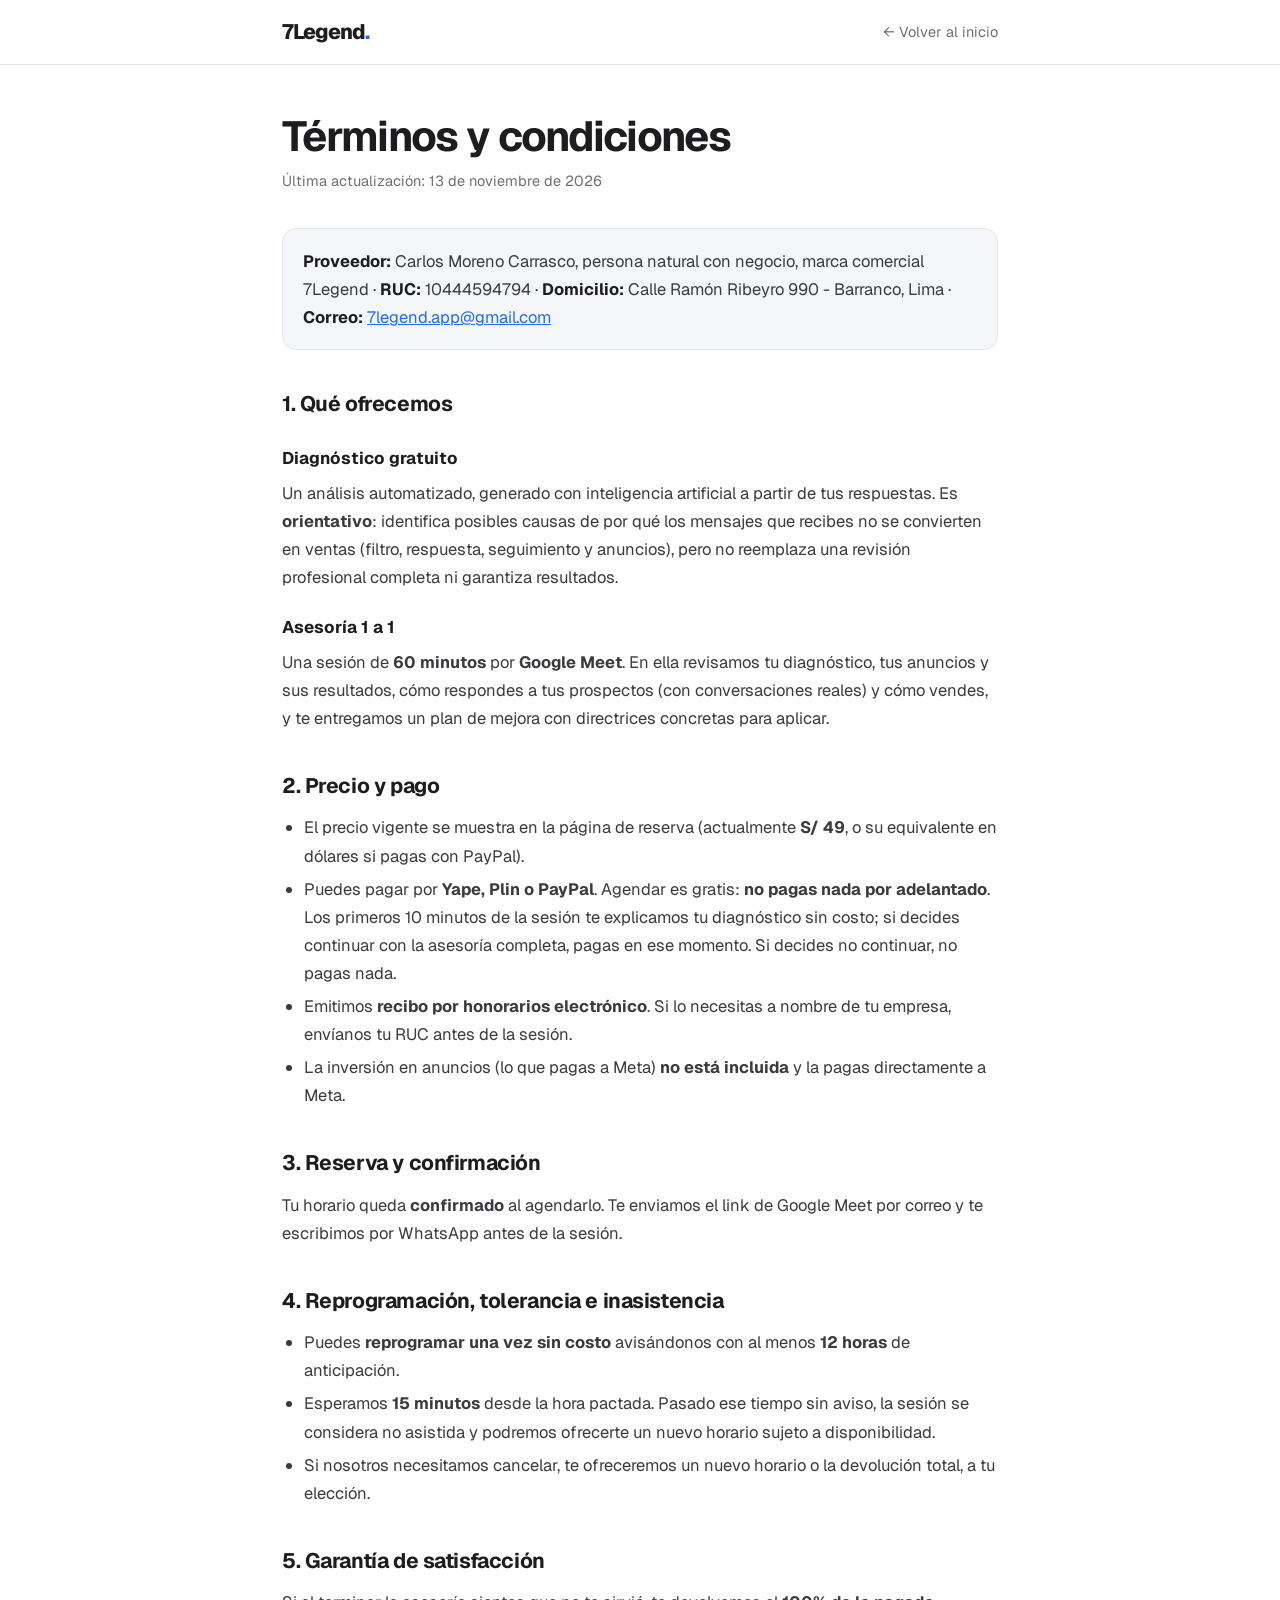
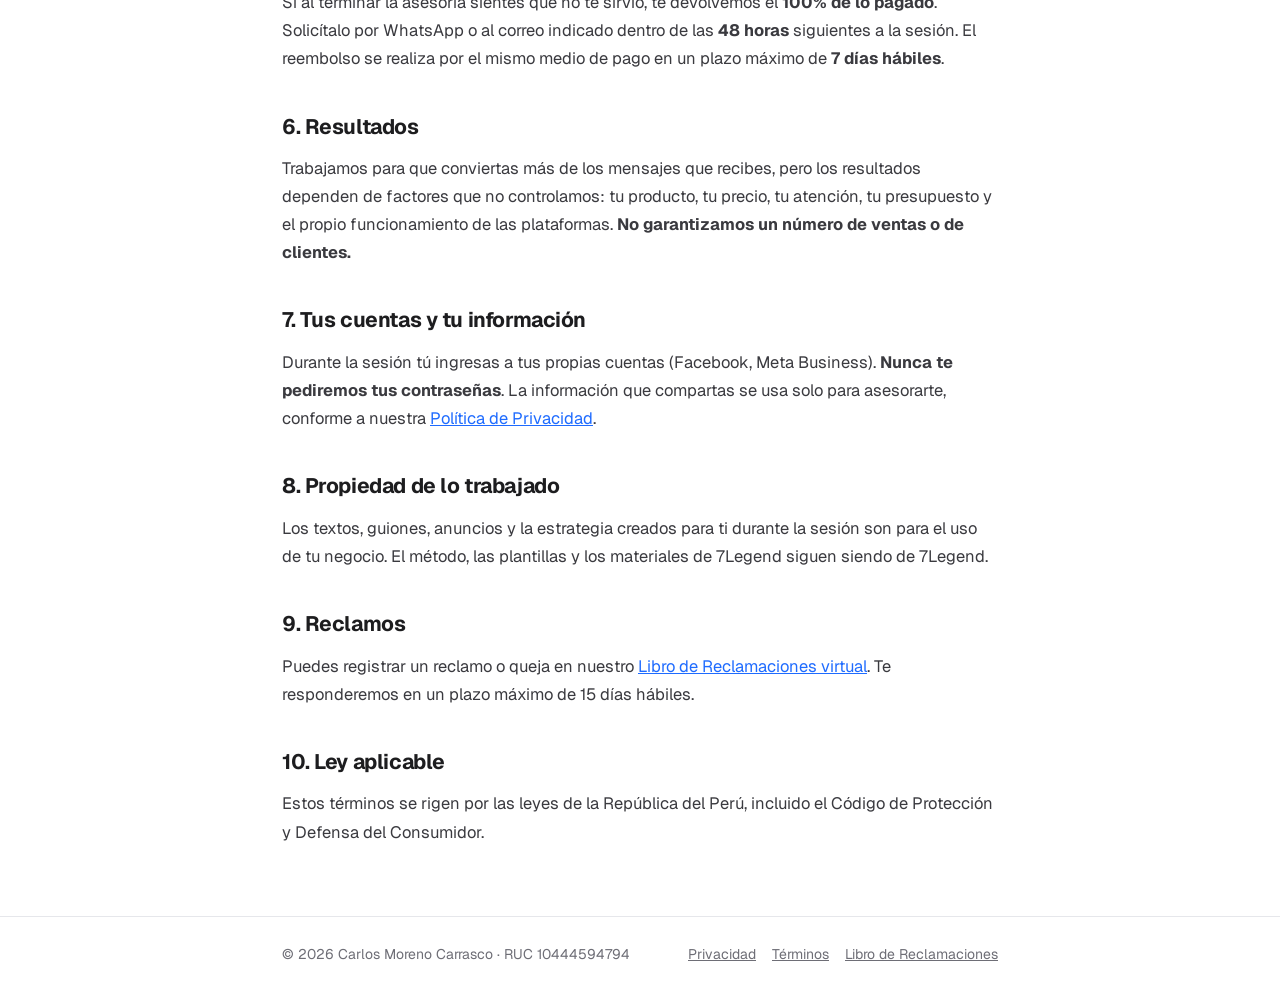
<file: terminos.html>
<!DOCTYPE html>
<html lang="es">
<head>
<meta charset="UTF-8">
<meta name="viewport" content="width=device-width, initial-scale=1">
<title>Términos y condiciones | 7Legend</title>
<link rel="icon" href="/favicon.ico" sizes="any">
<link rel="icon" type="image/png" sizes="32x32" href="/favicon-32.png">
<link rel="apple-touch-icon" href="/apple-touch-icon.png">
<meta name="theme-color" content="#FFFFFF">
<link rel="preconnect" href="https://fonts.googleapis.com">
<link href="https://fonts.googleapis.com/css2?family=Geist:wght@400;500;600;700;800&display=swap" rel="stylesheet">
<link rel="stylesheet" href="paginas.css">
<script src="config.js"></script>
</head>
<body>
<header><div class="in"><a class="logo" href="./">7Legend<i>.</i></a><a class="vol" href="./">← Volver al inicio</a></div></header>
<main>
<h1>Términos y condiciones</h1>
<p class="meta">Última actualización: 13 de noviembre de 2026</p>

<div class="caja"><p><b>Proveedor:</b> <span data-l="titular"></span>, persona natural con negocio, marca comercial <span data-l="marca"></span> · <b>RUC:</b> <span data-l="ruc"></span> · <b>Domicilio:</b> <span data-l="domicilio"></span> · <b>Correo:</b> <a data-l="correo"></a></p></div>

<h2>1. Qué ofrecemos</h2>
<h3>Diagnóstico gratuito</h3>
<p>Un análisis automatizado, generado con inteligencia artificial a partir de tus respuestas. Es <b>orientativo</b>: identifica posibles causas de por qué los mensajes que recibes no se convierten en ventas (filtro, respuesta, seguimiento y anuncios), pero no reemplaza una revisión profesional completa ni garantiza resultados.</p>
<h3>Asesoría 1 a 1</h3>
<p>Una sesión de <b>60 minutos</b> por <b>Google Meet</b>. En ella revisamos tu diagnóstico, tus anuncios y sus resultados, cómo respondes a tus prospectos (con conversaciones reales) y cómo vendes, y te entregamos un plan de mejora con directrices concretas para aplicar.</p>

<h2>2. Precio y pago</h2>
<ul>
<li>El precio vigente se muestra en la página de reserva (actualmente <b>S/ 49</b>, o su equivalente en dólares si pagas con PayPal).</li>
<li>Puedes pagar por <b>Yape, Plin o PayPal</b>. Agendar es gratis: <b>no pagas nada por adelantado</b>. Los primeros 10 minutos de la sesión te explicamos tu diagnóstico sin costo; si decides continuar con la asesoría completa, pagas en ese momento. Si decides no continuar, no pagas nada.</li>
<li>Emitimos <b>recibo por honorarios electrónico</b>. Si lo necesitas a nombre de tu empresa, envíanos tu RUC antes de la sesión.</li>
<li>La inversión en anuncios (lo que pagas a Meta) <b>no está incluida</b> y la pagas directamente a Meta.</li>
</ul>

<h2>3. Reserva y confirmación</h2>
<p>Tu horario queda <b>confirmado</b> al agendarlo. Te enviamos el link de Google Meet por correo y te escribimos por WhatsApp antes de la sesión.</p>

<h2>4. Reprogramación, tolerancia e inasistencia</h2>
<ul>
<li>Puedes <b>reprogramar una vez sin costo</b> avisándonos con al menos <b>12 horas</b> de anticipación.</li>
<li>Esperamos <b>15 minutos</b> desde la hora pactada. Pasado ese tiempo sin aviso, la sesión se considera no asistida y podremos ofrecerte un nuevo horario sujeto a disponibilidad.</li>
<li>Si nosotros necesitamos cancelar, te ofreceremos un nuevo horario o la devolución total, a tu elección.</li>
</ul>

<h2>5. Garantía de satisfacción</h2>
<p>Si al terminar la asesoría sientes que no te sirvió, te devolvemos el <b>100% de lo pagado</b>. Solicítalo por WhatsApp o al correo indicado dentro de las <b>48 horas</b> siguientes a la sesión. El reembolso se realiza por el mismo medio de pago en un plazo máximo de <b>7 días hábiles</b>.</p>

<h2>6. Resultados</h2>
<p>Trabajamos para que conviertas más de los mensajes que recibes, pero los resultados dependen de factores que no controlamos: tu producto, tu precio, tu atención, tu presupuesto y el propio funcionamiento de las plataformas. <b>No garantizamos un número de ventas o de clientes.</b></p>

<h2>7. Tus cuentas y tu información</h2>
<p>Durante la sesión tú ingresas a tus propias cuentas (Facebook, Meta Business). <b>Nunca te pediremos tus contraseñas</b>. La información que compartas se usa solo para asesorarte, conforme a nuestra <a href="privacidad.html">Política de Privacidad</a>.</p>

<h2>8. Propiedad de lo trabajado</h2>
<p>Los textos, guiones, anuncios y la estrategia creados para ti durante la sesión son para el uso de tu negocio. El método, las plantillas y los materiales de 7Legend siguen siendo de 7Legend.</p>

<h2>9. Reclamos</h2>
<p>Puedes registrar un reclamo o queja en nuestro <a href="libro-reclamaciones.html">Libro de Reclamaciones virtual</a>. Te responderemos en un plazo máximo de 15 días hábiles.</p>

<h2>10. Ley aplicable</h2>
<p>Estos términos se rigen por las leyes de la República del Perú, incluido el Código de Protección y Defensa del Consumidor.</p>
</main>
<footer><div class="in"><span>© <span id="y"></span> <span data-l="titular"></span> · RUC <span data-l="ruc"></span></span>
<nav><a href="privacidad.html">Privacidad</a><a href="terminos.html">Términos</a><a href="libro-reclamaciones.html">Libro de Reclamaciones</a></nav></div></footer>
<script>
document.getElementById('y').textContent=new Date().getFullYear();
const L=(window.CFG&&CFG.LEGAL)||{};
document.querySelectorAll('[data-l]').forEach(el=>{ const v=L[el.dataset.l]||''; if(el.tagName==='A'&&el.dataset.l==='correo'){ el.href='mailto:'+v; } el.textContent=v; });
</script>

</body>
</html>
</file>
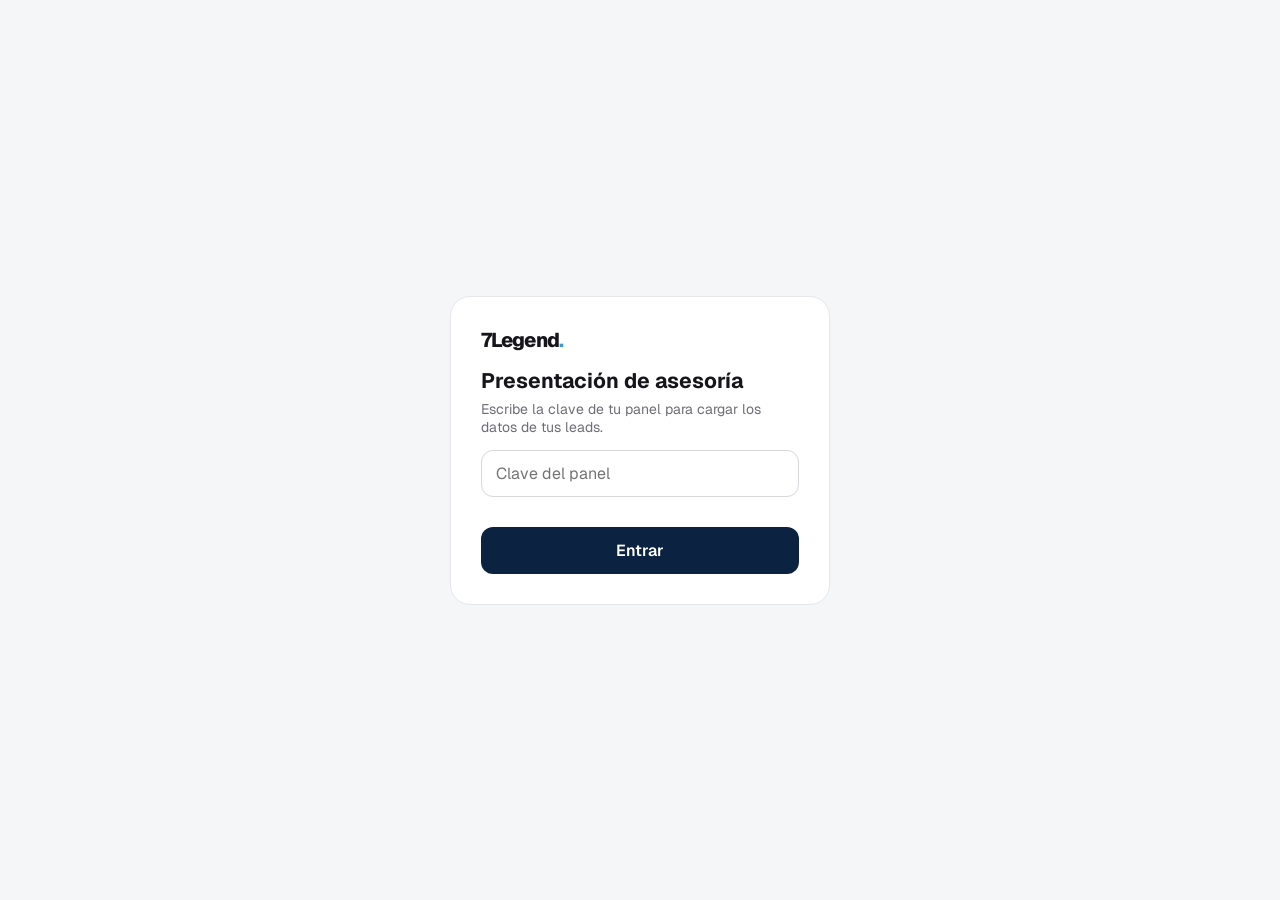
<file: panel/presentacion.html>
<!DOCTYPE html>
<html lang="es">
<head>
<meta charset="UTF-8">
<meta name="viewport" content="width=device-width, initial-scale=1">
<meta name="robots" content="noindex, nofollow">
<title>Presentación · 7Legend</title>
<link rel="preconnect" href="https://fonts.googleapis.com">
<link href="https://fonts.googleapis.com/css2?family=Geist:wght@400;500;600;700;800&display=swap" rel="stylesheet">
<link rel="icon" href="icon-192.png">
<script src="../config.js"></script>
<style>
:root{--t:#16161A;--t2:#3A3A3F;--g:#6E6E76;--g2:#9A9AA2;--l:#E6E7EB;--s:#F5F6F8;--a:#1E6BFF;--ah:#155BE6;--as:#EAF1FF;
  --r:#E5484D;--rs:#FDECEC;--v:#16A34A;--vs:#E8F7EE;--n:#F59E0B;--menta:#6EE7A0;--noche:#0B0D14;--e:cubic-bezier(.22,1,.36,1)}
*{box-sizing:border-box;margin:0;padding:0}
html,body{height:100%}
body{font-family:Geist,system-ui,sans-serif;background:#05060A;color:var(--t);-webkit-font-smoothing:antialiased;overflow:hidden}
button,input,select{font:inherit;color:inherit}
.logo{font-weight:800;letter-spacing:-.045em}.logo i{font-style:normal;color:var(--a)}

/* escenario 16:9 */
#escena{position:fixed;inset:0;overflow:hidden}
#lienzo{width:1280px;height:720px;position:absolute;left:50%;top:50%;transform-origin:center;border-radius:16px;overflow:hidden;box-shadow:0 40px 120px -40px rgba(0,0,0,.8);background:#fff}
.lamina{position:absolute;inset:0;padding:54px 76px 84px;display:flex;flex-direction:column;opacity:0;pointer-events:none;transition:opacity .5s var(--e);
  background:radial-gradient(ellipse 70% 60% at 85% 0%,#EEF3FF 0,transparent 60%),linear-gradient(180deg,#fff,#F8FAFD)}
.lamina.on{opacity:1;pointer-events:auto}
.lamina.osc{background:radial-gradient(ellipse 60% 60% at 80% 20%,rgba(30,107,255,.28),transparent 65%),var(--noche);color:#fff}
.lamina.roja{background:radial-gradient(ellipse 60% 60% at 75% 40%,rgba(229,72,77,.30),transparent 65%),var(--noche);color:#fff}
.cab{display:flex;justify-content:space-between;align-items:center;font-size:15px;color:var(--g);margin-bottom:26px}
.osc .cab,.roja .cab{color:rgba(255,255,255,.5)}
.cab .logo{font-size:22px;color:var(--t)}
.osc .cab .logo,.roja .cab .logo{color:#fff}
h1{font-size:84px;line-height:.98;letter-spacing:-.055em;font-weight:700;max-width:1080px}
h2{font-size:56px;line-height:1.02;letter-spacing:-.05em;font-weight:700;max-width:1080px}
h2 span{color:var(--g2)}
.osc h2 span,.roja h2 span{color:rgba(255,255,255,.45)}

/* entrada escalonada de cada lámina */
.a{opacity:0;transform:translateY(22px);filter:blur(6px)}
.lamina.on .a{animation:sube .8s var(--e) forwards;animation-delay:calc(var(--i,0) * 110ms + 120ms)}
@keyframes sube{to{opacity:1;transform:none;filter:none}}

/* 1 portada */
.eti{display:inline-flex;align-items:center;gap:10px;font-size:15px;font-weight:500;color:var(--t2);background:#fff;border:1px solid var(--l);padding:7px 15px 7px 9px;border-radius:999px;align-self:flex-start;margin-bottom:26px}
.eti b{background:var(--as);color:var(--a);font-weight:600;padding:2px 10px;border-radius:999px;font-size:13px}
.trazo{position:relative;white-space:nowrap}
.trazo svg{position:absolute;left:-1%;bottom:-.1em;width:102%;height:.3em;overflow:visible}
.trazo path{fill:none;stroke:var(--a);stroke-width:7;stroke-linecap:round;stroke-dasharray:440;stroke-dashoffset:440}
.lamina.on .trazo path{animation:dibuja 1s var(--e) .9s forwards}
@keyframes dibuja{to{stroke-dashoffset:0}}
.agenda{display:grid;grid-template-columns:repeat(3,1fr);gap:18px;margin-top:auto}
.ag{background:#fff;border:1px solid var(--l);border-radius:22px;padding:26px 28px;box-shadow:0 24px 50px -36px rgba(22,22,26,.4)}
.ag .n{font-size:14px;font-weight:600;color:var(--a);margin-bottom:10px}
.ag h3{font-size:28px;letter-spacing:-.035em;line-height:1.1}
.ag p{color:var(--g);font-size:17px;margin-top:6px}

/* 2 diagnóstico */
.diag{display:grid;grid-template-columns:400px 1fr;gap:34px;margin-top:22px;align-items:start}
.caja{background:#fff;border:1px solid var(--l);border-radius:24px;padding:26px;box-shadow:0 30px 60px -40px rgba(22,22,26,.4)}
.pt{display:flex;align-items:center;gap:18px;margin-bottom:20px}
.anillo{--p:0;--c:var(--r);width:124px;height:124px;flex:none;border-radius:50%;display:grid;place-items:center;background:conic-gradient(var(--c) calc(var(--p)*1%),#EEF0F3 0)}
.anillo b{width:98px;height:98px;border-radius:50%;background:#fff;display:grid;place-items:center;font-size:42px;font-weight:700;letter-spacing:-.04em}
.pt small{display:block;color:var(--g);font-size:15px}
.pt strong{font-size:24px;letter-spacing:-.02em}
.pilares{display:grid;gap:12px}
.pil{display:grid;grid-template-columns:160px 1fr 32px;gap:10px;align-items:center;font-size:15px}
.pil span{font-weight:500}
.pil .bar{height:9px;border-radius:99px;background:#EEF0F3;overflow:hidden}
.pil .bar i{display:block;height:100%;width:0;border-radius:99px;background:var(--c,var(--r));transition:width 1.1s var(--e)}
.pil:nth-child(2) i{transition-delay:.12s}.pil:nth-child(3) i{transition-delay:.24s}.pil:nth-child(4) i{transition-delay:.36s}
.pil b{text-align:right;font-variant-numeric:tabular-nums}
.pil.ult span{color:var(--g)}
.fugas{display:grid;gap:14px}
.fuga{display:flex;gap:18px;align-items:center;background:#fff;border:1px solid var(--l);border-radius:20px;padding:22px 24px;font-size:24px;font-weight:600;letter-spacing:-.025em;line-height:1.2}
.fuga i{font-style:normal;width:42px;height:42px;border-radius:50%;background:var(--rs);color:var(--r);display:grid;place-items:center;font-size:18px;flex:none}
.fuga small{display:block;font-size:13px;font-weight:600;color:var(--r);letter-spacing:0;margin-bottom:2px}

/* 3 y 4 · datos en vivo */
.vivo{display:grid;grid-template-columns:420px 1fr;gap:40px;margin-top:26px;flex:1;align-items:center}
.campos{display:grid;gap:14px}
.cmp{display:flex;align-items:center;justify-content:space-between;gap:14px;background:#fff;border:1px solid var(--l);border-radius:18px;padding:14px 16px 14px 20px}
.cmp label{font-size:17px;font-weight:500;color:var(--t2)}
.cmp label small{display:block;font-size:13px;color:var(--g2);font-weight:400}
.cmp .in{display:flex;align-items:center;gap:6px;font-size:24px;font-weight:700;color:var(--g2)}
.cmp input{width:150px;border:0;background:var(--s);border-radius:12px;padding:10px 12px;font-size:26px;font-weight:700;letter-spacing:-.03em;text-align:right;color:var(--t);outline:none;transition:box-shadow .2s}
.cmp input:focus{box-shadow:0 0 0 3px rgba(30,107,255,.35);background:#fff}
.cmp input::placeholder{color:#C9CBD1}
.kpis{display:grid;grid-template-columns:1fr 1fr;gap:16px}
.kpi{border-radius:24px;padding:26px 28px;background:#fff;border:1px solid var(--l)}
.kpi small{display:block;font-size:15px;color:var(--g);margin-bottom:6px}
.kpi b{font-size:58px;font-weight:700;letter-spacing:-.055em;line-height:1;font-variant-numeric:tabular-nums}
.kpi.grande{grid-column:1/-1;background:var(--noche);color:#fff;border:0;position:relative;overflow:hidden}
.kpi.grande:before{content:"";position:absolute;width:420px;height:420px;right:-150px;top:-200px;border-radius:50%;background:radial-gradient(circle,rgba(229,72,77,.45),transparent 65%)}
.kpi.grande>*{position:relative}
.kpi.grande small{color:rgba(255,255,255,.6)}
.kpi.grande b{font-size:86px;color:#FF7A7E}
.kpi .sub{font-size:16px;color:var(--g);margin-top:8px}
.kpi.grande .sub{color:rgba(255,255,255,.6)}
/* 4 · pérdida (oscura) */
.perdida{display:grid;grid-template-columns:1fr 1fr;gap:48px;margin-top:20px;flex:1;align-items:center}
.monto{font-size:132px;font-weight:700;letter-spacing:-.06em;line-height:.9;color:#FF6B70;font-variant-numeric:tabular-nums;text-shadow:0 0 60px rgba(229,72,77,.45)}
.monto small{font-size:40px;letter-spacing:-.02em;color:rgba(255,255,255,.55);margin-right:6px}
.anio{font-size:26px;color:rgba(255,255,255,.7);margin-top:16px}
.anio b{color:#fff}
.meta-c{background:rgba(255,255,255,.06);border:1px solid rgba(255,255,255,.1);border-radius:24px;padding:28px}
.meta-c .f{display:flex;justify-content:space-between;align-items:baseline;font-size:17px;color:rgba(255,255,255,.7);margin-bottom:14px}
.meta-c .f b{font-size:34px;color:#fff;letter-spacing:-.03em}
.meta-c input[type=range]{width:100%;accent-color:var(--a);height:28px}
.fila-p{display:flex;justify-content:space-between;padding:14px 0;border-top:1px solid rgba(255,255,255,.1);font-size:18px;color:rgba(255,255,255,.7)}
.fila-p b{color:#fff;font-size:22px;font-variant-numeric:tabular-nums}
.fila-p.r b{color:#FF7A7E}
.nota{font-size:13px;color:rgba(255,255,255,.4);margin-top:10px}
.hoy-c{font-size:15px;color:rgba(255,255,255,.55);margin-bottom:10px}.hoy-c b{color:#fff}

/* 5 · plan de mejora */
.mejora{display:grid;grid-template-columns:repeat(4,1fr);gap:16px;margin-top:auto}
.mj{border-radius:22px;padding:24px;background:#fff;border:1px solid var(--l);display:flex;flex-direction:column;min-height:320px;position:relative;overflow:hidden}
.mj .sc{font-size:46px;font-weight:700;letter-spacing:-.045em;line-height:1}
.mj .sc small{font-size:17px;color:var(--g2);font-weight:500;letter-spacing:0}
.mj h3{font-size:24px;letter-spacing:-.03em;margin:6px 0 auto}
.mj .dir{font-size:19px;font-weight:600;letter-spacing:-.02em;line-height:1.25;color:var(--t);border-top:1px solid var(--l);padding-top:16px;margin-top:20px}
.mj .dir small{display:block;font-size:13px;color:var(--a);font-weight:600;letter-spacing:0;margin-bottom:4px}
.mj.ult{border-style:dashed;background:transparent}
.mj:after{content:"";position:absolute;left:0;top:0;height:4px;width:0;background:var(--c,var(--a));transition:width 1s var(--e)}
.lamina.on .mj:after{width:100%;transition-delay:calc(var(--i,0) * 110ms + .5s)}

/* 6 · brecha */
.brecha{display:grid;grid-template-columns:repeat(4,1fr);gap:16px;margin-top:auto}
.br{border-radius:22px;padding:26px 24px;border:1px solid rgba(255,255,255,.12);background:rgba(255,255,255,.05);display:flex;flex-direction:column;min-height:300px}
.br h3{font-size:24px;letter-spacing:-.03em}
.br .de{font-size:17px;color:rgba(255,255,255,.55);margin-top:auto}
.br .fl{width:26px;height:26px;margin:10px 0;color:var(--a)}
.br .ax{font-size:21px;font-weight:600;letter-spacing:-.02em;color:var(--menta)}
.br.ult{border-style:dashed;background:transparent}

/* 7 · planes */
.planes{display:grid;grid-template-columns:repeat(3,1fr);gap:18px;margin-top:20px;flex:1;max-height:460px}
.plan{border-radius:24px;padding:24px 26px;border:1px solid var(--l);background:#fff;display:flex;flex-direction:column;cursor:pointer;transition:transform .3s var(--e)}
.plan .pv{font-size:inherit;opacity:1;font-weight:inherit;letter-spacing:inherit}
.plan .cond{margin-top:auto;padding-top:14px;font-size:14px;color:var(--g);font-weight:500}
.plan.pro .cond{color:rgba(255,255,255,.6)}
.plan.pro{transform:translateY(-6px)}
.nota-pl{font-size:14px;color:var(--g);margin-top:14px}
.plan.pro{background:var(--noche);color:#fff;border:0;position:relative;overflow:hidden}
.plan.pro:before{content:"";position:absolute;width:460px;height:460px;right:-180px;top:-220px;border-radius:50%;background:radial-gradient(circle,rgba(30,107,255,.55),transparent 65%);animation:flota 10s ease-in-out infinite alternate}
@keyframes flota{to{transform:translate(-50px,40px) scale(1.1)}}
.plan>*{position:relative}
.plan .top{display:flex;justify-content:space-between;align-items:center}
.plan h3{font-size:26px;letter-spacing:-.03em}
.reco{font-size:13px;font-weight:700;background:var(--a);color:#fff;padding:6px 13px;border-radius:999px;box-shadow:0 0 0 0 rgba(30,107,255,.6);animation:late 2s infinite}
@keyframes late{70%{box-shadow:0 0 0 10px rgba(30,107,255,0)}100%{box-shadow:0 0 0 0 rgba(30,107,255,0)}}
.precio{font-size:52px;font-weight:700;letter-spacing:-.05em;margin:8px 0 0;line-height:1}
.precio span{font-size:20px;font-weight:500;letter-spacing:0;opacity:.55}
.paga{display:inline-flex;align-self:flex-start;margin-top:10px;font-size:14px;font-weight:600;padding:5px 12px;border-radius:999px;background:var(--vs);color:var(--v)}
.pro .paga{background:rgba(110,231,160,.15);color:var(--menta)}
.plan ul{list-style:none;margin-top:16px;display:grid;gap:9px;font-size:16.5px;line-height:1.3}
.plan li{display:flex;gap:10px}
.plan li:before{content:"✓";font-weight:700;color:var(--v)}
.plan.pro li:before{color:var(--menta)}
.plan li.no{opacity:.35}.plan li.no:before{content:"–";color:inherit}

/* 8 · bono */
.bono{margin-top:auto;display:grid;grid-template-columns:minmax(0,560px);gap:20px}
.bono .c{background:#fff;border:1px solid var(--l);border-radius:26px;padding:34px;position:relative;overflow:hidden}
.bono .c b{display:block;font-size:64px;letter-spacing:-.05em;color:var(--a);line-height:1;margin-bottom:10px}
.bono .c p{font-size:21px;color:var(--t2)}
.bono .c:after{content:"";position:absolute;inset:0;background:linear-gradient(110deg,transparent 35%,rgba(30,107,255,.08) 50%,transparent 65%);transform:translateX(-100%)}
.lamina.on .bono .c:after{animation:brillo 2.4s var(--e) 1s infinite}
@keyframes brillo{0%{transform:translateX(-100%)}60%,100%{transform:translateX(100%)}}
.vence{margin-top:22px;display:flex;align-items:center;gap:14px;font-size:20px;color:var(--t2)}
.vence span{background:var(--t);color:#fff;font-weight:600;padding:8px 16px;border-radius:12px;font-variant-numeric:tabular-nums}

/* 9 · próximos pasos */
.ruta{margin-top:28px;display:grid;grid-template-columns:repeat(3,1fr);gap:18px}
.r{background:rgba(255,255,255,.06);border:1px solid rgba(255,255,255,.12);border-radius:22px;padding:26px}
.r .n{width:46px;height:46px;border-radius:50%;background:var(--a);color:#fff;display:grid;place-items:center;font-weight:700;font-size:19px;margin-bottom:18px}
.r h3{font-size:25px;letter-spacing:-.03em;line-height:1.15}
.r p{color:rgba(255,255,255,.55);font-size:17px;margin-top:4px}
.pregunta{margin-top:auto;font-size:56px;font-weight:700;letter-spacing:-.05em;line-height:1.02}
.pregunta span{color:#7FB0FF}

/* pie y controles */
.pie{position:absolute;left:76px;right:76px;bottom:28px;display:flex;justify-content:space-between;align-items:center;font-size:14px;color:var(--g2);z-index:3}
.pie.claro{color:rgba(255,255,255,.45)}
.puntos{display:flex;gap:7px}
.puntos i{width:26px;height:4px;border-radius:4px;background:var(--l);transition:background .3s}
.pie.claro .puntos i{background:rgba(255,255,255,.18)}
.puntos i.on{background:var(--a)!important}
#barra{position:fixed;left:50%;bottom:14px;transform:translateX(-50%);display:flex;gap:8px;z-index:5;transition:opacity .3s;max-width:calc(100vw - 20px)}
:fullscreen #barra{opacity:.12}
:fullscreen #barra:hover{opacity:1}
#barra button,#barra select{background:rgba(255,255,255,.12);color:#fff;border:0;border-radius:10px;padding:9px 14px;font-size:14px;cursor:pointer;backdrop-filter:blur(8px)}
#barra select{max-width:260px;background:#fff;color:#111;font-weight:600}
#acceso{position:fixed;inset:0;background:var(--s);display:none;place-items:center;z-index:10;padding:20px}
#acceso .box{background:#fff;border:1px solid var(--l);border-radius:20px;padding:30px;width:100%;max-width:380px}
#acceso h3{font-size:21px;margin:14px 0 6px}
#acceso p{color:var(--g);font-size:14px;margin-bottom:14px}
#acceso input,#acceso select{width:100%;border:1px solid #D5D7DD;border-radius:12px;padding:12px 14px;font-size:16px;margin-bottom:10px}
#acceso button{width:100%;background:var(--a);color:#fff;border:0;border-radius:12px;padding:13px;font-weight:600;cursor:pointer}
#acceso .err{color:var(--r);font-size:14px;min-height:20px}
@media (prefers-reduced-motion:reduce){ .a{opacity:1;transform:none;filter:none} .lamina.on .a{animation:none} }
.pg-grid{display:grid;grid-template-columns:1.1fr 1fr;gap:48px;align-items:center;flex:1}
.pg-lista{list-style:none;display:grid;gap:16px;font-size:22px;color:rgba(255,255,255,.85)}
.pg-lista li{display:flex;gap:14px}.pg-lista li:before{content:"✓";color:#6EE7A0;font-weight:700}
.pg-precio{margin-top:34px;display:flex;flex-direction:column}
.pg-precio small{color:rgba(255,255,255,.55);font-size:16px}
.pg-precio b{font-size:96px;line-height:1;letter-spacing:-.05em}
.pg-precio>span{color:rgba(255,255,255,.55);font-size:16px;margin-top:6px}
.pg-q{font-size:26px;font-weight:700;letter-spacing:-.03em;margin-bottom:16px}
.pg-medios{display:grid;grid-template-columns:repeat(3,1fr);gap:12px}
.pg-m{background:rgba(255,255,255,.06);border:1px solid rgba(255,255,255,.12);border-radius:20px;padding:20px 16px 18px;display:flex;flex-direction:column;align-items:center;text-align:center;gap:10px;min-width:0}
.pg-m i{width:52px;height:52px;border-radius:14px;display:grid;place-items:center;font-style:normal;font-weight:800;font-size:22px;color:#fff}
.pg-m h4{font-size:19px;font-weight:700}
.pg-m p{font-size:14px;line-height:1.4;color:rgba(255,255,255,.6)}
.pg-m p b{display:block;color:#fff;font-size:17px;font-weight:600;font-variant-numeric:tabular-nums;white-space:nowrap}
.lamina.salta{display:none}
.pg-pagado{margin-top:18px;display:flex;align-items:center;gap:12px;flex-wrap:wrap;color:rgba(255,255,255,.6);font-size:15px}
.pg-pagado #pgBtns{display:flex;gap:8px}
.pg-pagado button{all:unset;cursor:pointer;padding:9px 16px;border-radius:999px;border:1px solid rgba(110,231,160,.5);color:#6EE7A0;font-weight:600;font-size:15px}
.pg-pagado button:hover{background:rgba(110,231,160,.12)}.pg-pagado button:focus-visible{outline:2px solid #6EE7A0;outline-offset:2px}
.pg-pagado button[disabled]{opacity:.5;cursor:wait}
.pg-pagado .ok{color:#6EE7A0;font-weight:700;font-size:16px}
.plan ul{font-size:15px;gap:6px;margin-top:12px}
.plan .todo{margin-top:12px;font-size:13.5px;font-weight:700;opacity:.7}
.plan .todo+ul{margin-top:6px}
.planes{max-height:none}
/* ═══ IDENTIDAD 7LEGEND (igual que la landing y los anuncios): azul marino + celeste, igual que la landing dental ═══ */
:root{--a:#0B2240;--ah:#14335C;--as:#EAF5FD;--lima:#7CC8F2;--menta:#7CC8F2;--noche:#0B2240}
body{background:#06142A}
.logo i{color:#3A9AD9}.osc .logo i,.roja .logo i{color:var(--lima)}
.lamina{background:radial-gradient(ellipse 60% 55% at 92% 0%,rgba(124,200,242,.22) 0,transparent 60%),#fff}
.lamina.osc{background:radial-gradient(ellipse 55% 60% at 85% 10%,rgba(124,200,242,.20),transparent 62%),var(--noche)}
.lamina.roja{background:radial-gradient(ellipse 60% 60% at 75% 40%,rgba(229,72,77,.28),transparent 65%),var(--noche)}
h1,h2{font-family:Geist,system-ui,sans-serif;font-weight:700;text-transform:none;letter-spacing:-.045em;line-height:1.02}
h1{font-size:80px}h2{font-size:56px}
h2 span{color:#8A8A90}.osc h2 span,.roja h2 span{color:var(--lima)}
.eti b{background:var(--lima);color:#0B2240}
.trazo{position:relative;isolation:isolate;background:none;padding:0 .04em;white-space:nowrap}
.trazo:after{content:"";position:absolute;left:0;right:0;bottom:.06em;height:.22em;background:var(--lima);border-radius:4px;z-index:-1}
.trazo svg{display:none}
.ag{border:1.5px solid #E4E6EA;box-shadow:none}
.ag .n{color:#0B2240;background:var(--lima);display:inline-block;padding:3px 10px;border-radius:999px;font-size:14px}
.mj .dir small{color:#1F6FA8}
.br .fl{color:var(--lima)}
.plan.pro:before{background:radial-gradient(circle,rgba(124,200,242,.35),transparent 65%)}
.reco{background:var(--lima);color:#0B2240;box-shadow:0 0 0 0 rgba(124,200,242,.6)}
.paga{background:#EAF5FD;color:#1F6FA8}.pro .paga{background:rgba(124,200,242,.15);color:var(--lima)}
.plan li:before{color:#3A9AD9}.plan.pro li:before{color:var(--lima)}
.bono .c b{color:#0B2240}
.r .n{background:var(--lima);color:#0B2240}
.pregunta{font-family:Geist,system-ui,sans-serif;font-weight:700;text-transform:none;letter-spacing:-.045em;font-size:60px}
.pregunta span{color:var(--lima)}
.puntos i.on{background:var(--lima)!important}
.pie:not(.claro) .puntos i.on{background:#0B2240!important}
.kpi b,.monto,.mj .sc,.precio,.pg-precio b{font-family:Geist,system-ui,sans-serif;font-weight:800;letter-spacing:-.045em}
.cmp input:focus{box-shadow:0 0 0 3px rgba(124,200,242,.8)}
.meta-c input[type=range]{accent-color:var(--lima)}
.pg-lista li:before{color:var(--lima)}
#acceso button{background:#0B2240}
/* incógnito */
.inc{display:grid;grid-template-columns:1.35fr .65fr;gap:34px;margin-top:22px;flex:1;align-items:start}
.inc ul{list-style:none;display:grid;gap:0}
.inc li{display:grid;grid-template-columns:34px 300px 1fr;gap:14px;align-items:center;padding:13px 0;border-bottom:1px solid rgba(255,255,255,.1);font-size:20px}
.inc li i{width:30px;height:30px;border-radius:50%;display:grid;place-items:center;font-style:normal;font-weight:800;font-size:15px;background:#333;color:#999}
.inc li.ok i{background:var(--lima);color:#0B2240}.inc li.mal i{background:#E5484D;color:#fff}
.inc li b{font-weight:600}
.inc li span{color:rgba(255,255,255,.62);font-size:18px}
.inc li.mal span{color:#FF8A8D}.inc li.ok span{color:var(--lima)}
.inc-sc{background:#10305A;border:1px solid #1E4778;border-radius:24px;padding:26px}
.inc-sc small{display:block;color:rgba(255,255,255,.55);font-size:15px}
.inc-sc b{display:block;font-weight:800;letter-spacing:-.04em;font-size:120px;line-height:1;color:#FF6B6E}
.inc-sc b.bien{color:var(--lima)}
.inc-sc p{margin-top:14px;font-size:18px;line-height:1.4;color:rgba(255,255,255,.85);border-top:1px solid #1E4778;padding-top:14px}
.inc-meta{font-size:17px;color:rgba(255,255,255,.55);margin-top:8px}
.vacio{opacity:.45;font-style:italic}
/* marketing */
.mkt{display:grid;grid-template-columns:repeat(3,1fr);gap:18px;margin-top:26px;flex:1}
.mk{border:1.5px solid #E4E6EA;border-radius:24px;padding:24px;background:#fff;display:flex;flex-direction:column;gap:14px}
.mk h3{font-weight:700;letter-spacing:-.03em;font-size:28px}
.mk div{font-size:18px;line-height:1.35;color:#3A3A3F}
.mk div small{display:inline-block;font-size:13px;font-weight:700;padding:3px 10px;border-radius:999px;margin-bottom:6px}
.mk .bn small{background:var(--lima);color:#0B2240}
.mk .ml small{background:#FDECEC;color:#C0282D}
/* marketing v2 */
.mkt{margin-top:30px;flex:none}
.mk{padding:22px;gap:12px;border-radius:24px;box-shadow:0 24px 50px -38px rgba(11,34,64,.5)}
.mk-h{display:flex;align-items:center;gap:12px}
.mk-ic{width:46px;height:46px;border-radius:14px;background:#EAF5FD;color:#1F6FA8;display:grid;place-items:center;flex:none}
.mk-ic svg{width:24px;height:24px}
.mk h3{font-size:26px}
.mk-b{border-radius:16px;padding:14px 16px 16px;flex:1}
.mk-b small{display:block;font-size:13px;font-weight:700;letter-spacing:.01em;margin-bottom:6px}
.mk-b p{font-size:18.5px;line-height:1.35;font-weight:500;color:#0B2240}
.mk-b.bn{background:#EEF7FD}.mk-b.bn small{color:#1F6FA8}
.mk-b.ml{background:#FDF1F1}.mk-b.ml small{color:#C0282D}
/* plan en orden v2 */
.mejora{margin-top:34px;align-items:stretch;position:relative}
.mejora:before{content:"";position:absolute;left:30px;right:30px;top:37px;height:2px;background:#DDE6F0;z-index:0}
.mj{min-height:0;gap:14px;padding:22px;border:1.5px solid #E4E6EA;box-shadow:0 24px 50px -38px rgba(11,34,64,.5);z-index:1}
.mj:after{display:none}
.mj.pri{border-color:#0B2240;box-shadow:0 0 0 3px rgba(124,200,242,.45),0 24px 50px -30px rgba(11,34,64,.55)}
.mj-top{display:flex;align-items:center;gap:10px}
.mj-top .num{width:32px;height:32px;border-radius:50%;background:#0B2240;color:#fff;display:grid;place-items:center;font-weight:700;font-size:15px;flex:none}
.mj-top h3{font-size:23px;margin:0;letter-spacing:-.03em}
.mj-top em{margin-left:auto;font-style:normal;font-size:12px;font-weight:700;background:var(--lima);color:#0B2240;padding:4px 10px;border-radius:999px}
.mj-sc b{font-size:52px;font-weight:800;letter-spacing:-.05em;line-height:1}
.mj-sc small{font-size:17px;color:#9A9AA2;margin-left:4px}
.mj-bar{height:8px;border-radius:8px;background:#EEF0F3;overflow:hidden}
.mj-bar i{display:block;height:100%;width:0;background:var(--c);border-radius:8px;transition:width 1.1s var(--e)}
.lamina.on .mj-bar i{width:var(--w);transition-delay:calc(var(--i,0) * 110ms + .4s)}
.mj .dir{margin-top:auto;border:0;background:#F3F8FC;border-radius:14px;padding:14px 16px;font-size:18px;line-height:1.3}
/* brecha v2 */
.brecha{margin-top:34px;align-items:stretch}
.br{min-height:0;padding:22px;gap:0;border-radius:24px;background:rgba(255,255,255,.04);border:1px solid rgba(255,255,255,.1)}
.br h3{font-size:24px;margin-bottom:14px}
.br-hoy,.br-con{border-radius:14px;padding:14px 16px}
.br-hoy{background:rgba(255,255,255,.04);border:1px solid rgba(255,255,255,.08)}
.br-con{background:rgba(124,200,242,.14);border:1px solid rgba(124,200,242,.45);margin-top:auto}
.br-hoy small,.br-con small{display:block;font-size:12.5px;font-weight:700;letter-spacing:.02em;margin-bottom:4px}
.br-hoy small{color:#FF8A8D}.br-con small{color:var(--lima)}
.br-hoy p{font-size:18px;color:rgba(255,255,255,.65);line-height:1.3}
.br-con p{font-size:19px;font-weight:600;color:#fff;line-height:1.3}
.br .fl{display:block;margin:10px auto;width:26px;height:26px;color:var(--lima)}
/* exonerado */
.exo{display:grid;grid-template-columns:1.1fr .9fr;gap:48px;align-items:center;flex:1}
.exo-pr{text-align:center}
.exo-pr s{display:block;font-weight:800;letter-spacing:-.04em;font-size:120px;line-height:1;color:rgba(255,255,255,.4);text-decoration-thickness:10px}
.exo-pr b{display:inline-block;margin-top:18px;font-weight:800;letter-spacing:-.04em;font-size:84px;line-height:1;color:#0B2240;background:var(--lima);padding:10px 26px 6px;border-radius:16px;transform:rotate(-4deg);box-shadow:0 20px 60px -20px rgba(124,200,242,.6)}
.exo-pr p{margin-top:22px;color:rgba(255,255,255,.6);font-size:18px}
</style>
</head>
<body>
<div id="escena"><div id="lienzo">

  <!-- 1 · PORTADA -->
  <section class="lamina on" data-n="1">
    <div class="cab a"><span class="logo">7Legend<i>.</i></span><span data-dental="Auditoría comercial">Asesoría 1 a 1</span></div>
    <span class="eti a" style="--i:1"><b>60 min</b><span data-c="negocio">Tu negocio</span></span>
    <h1 class="a" style="--i:2" data-dental-h1>Hoy vemos dónde se pierden <span class="trazo">tus ventas<svg viewBox="0 0 400 20" preserveAspectRatio="none"><path d="M4 14 C 90 4, 200 18, 396 7"/></svg></span>, <span data-c="nombre">bienvenido</span>.</h1>
    <div class="agenda">
      <div class="ag a" style="--i:4" data-dental='<div class="n">15 min</div><h3>El paciente incógnito</h3><p>Cómo atendieron a tu “paciente”.</p>'><div class="n">10 min</div><h3>Tu sistema hoy</h3><p>Anuncios, respuesta y venta.</p></div>
      <div class="ag a" style="--i:5" data-dental='<div class="n">30 min</div><h3>Tu marketing y tus números</h3><p>Anuncios, Instagram y lo que se escapa.</p>'><div class="n">35 min</div><h3>Tus números</h3><p>Y tu plan de mejora.</p></div>
      <div class="ag a" style="--i:6" data-dental='<div class="n">15 min</div><h3>Tu plan y cómo seguimos</h3><p>Tú decides.</p>'><div class="n">10 min</div><h3>Cómo seguimos</h3><p>Tú decides.</p></div>
    </div>
  </section>

  <!-- A · PACIENTE INCÓGNITO (solo auditorías) -->
  <section class="lamina osc" data-n="incog">
    <div class="cab a"><span class="logo">7Legend<i>.</i></span><span>Paciente incógnito</span></div>
    <h2 class="a" style="--i:1">Así atendieron<br><span>a tu “paciente”.</span></h2>
    <p class="inc-meta a" style="--i:2" id="incMeta"></p>
    <div class="inc">
      <ul class="a" style="--i:3" id="incLista"></ul>
      <div class="inc-sc a" style="--i:4"><small>Experiencia del paciente</small><b id="incSc">—</b><p id="incCom"></p></div>
    </div>
  </section>

  <!-- B · MARKETING (solo auditorías) -->
  <section class="lamina" data-n="mkt">
    <div class="cab a"><span class="logo">7Legend<i>.</i></span><span>Tu marketing</span></div>
    <h2 class="a" style="--i:1">Tu marketing,<br><span>con ojos de paciente.</span></h2>
    <div class="mkt" id="mkt"></div>
  </section>

  <!-- 2 · DIAGNÓSTICO -->
  <section class="lamina" data-n="2">
    <div class="cab a"><span class="logo">7Legend<i>.</i></span><span>Diagnóstico de Mora</span></div>
    <h2 class="a" style="--i:1">Lo que Mora encontró.</h2>
    <div class="diag">
      <div class="caja a" style="--i:2">
        <div class="pt"><div class="anillo" id="anillo"><b id="numP">0</b></div><div><small>Salud comercial</small><strong id="nivel">—</strong></div></div>
        <div class="pilares" id="pilares"></div>
      </div>
      <div class="fugas" id="fugas"></div>
    </div>
  </section>

  <!-- 2b · PAGO EN LA LLAMADA -->
  <section class="lamina osc" data-n="pago">
    <div class="cab a"><span class="logo">7Legend<i>.</i></span><span id="pgCab">Para seguir</span></div>
    <div id="pgAud" hidden>
      <h2 class="a" style="--i:1">Todo esto tiene un valor de S/<span data-c="precio" style="color:inherit">250</span>.<br><span>Hoy no pagas nada.</span></h2>
      <div class="exo" style="margin-top:34px">
        <ul class="pg-lista a" style="--i:2">
          <li>Paciente incógnito a tu clínica</li>
          <li>Análisis de tus anuncios, Instagram y web</li>
          <li>Diagnóstico de tu proceso con IA</li>
          <li>Tus números y tu plan de acción</li>
          <li>Estrategia de contenido de autoridad</li>
        </ul>
        <div class="exo-pr a" style="--i:3"><s>S/<span data-c="precio">250</span></s><b>Exonerado</b><p>Es uno de los 10 cupos gratuitos de este mes.</p></div>
      </div>
    </div>
    <div id="pgNorm">
    <h2 class="a" style="--i:1">Ya viste dónde se pierden tus ventas.<br><span>Ahora vemos cómo recuperarlas.</span></h2>
    <div class="pg-grid">
      <div class="a" style="--i:2">
        <ul class="pg-lista">
          <li>Tus números reales: cuánto te cuesta cada mensaje y cada venta</li>
          <li>Lo que se te escapa al mes, en soles</li>
          <li>Tu plan de mejora, en orden y por escrito</li>
        </ul>
        <div class="pg-precio"><small>Asesoría completa</small><b>S/<span id="pgMonto">250</span></b><span>Pago único · 45 minutos más</span></div>
      </div>
      <div class="a" style="--i:3"><p class="pg-q">¿Con cuál prefieres pagar?</p><div class="pg-medios" id="pgMedios"></div>
        <div class="pg-pagado" id="pgPagado" hidden><span>¿Ya pagó? Márcalo aquí:</span><div id="pgBtns"></div></div></div>
    </div>
    </div>
  </section>

  <!-- 3 · TUS NÚMEROS -->
  <section class="lamina" data-n="3">
    <div class="cab a"><span class="logo">7Legend<i>.</i></span><span>Tus números</span></div>
    <h2 class="a" style="--i:1" data-dental="Tus anuncios sí traen pacientes.">Tus anuncios sí traen gente.</h2>
    <div class="vivo">
      <div class="campos">
        <div class="cmp a" style="--i:2"><label>Inversión al mes<small>en anuncios</small></label><div class="in">S/<input id="gGasto" inputmode="numeric" placeholder="0"></div></div>
        <div class="cmp a" style="--i:3"><label data-dental="Consultas al mes<small>pacientes que escriben</small>">Mensajes al mes<small>personas que escriben</small></label><div class="in"><input id="gMsj" inputmode="numeric" placeholder="0"></div></div>
        <div class="cmp a" style="--i:4"><label data-dental="Tratamientos al mes<small>de esas consultas</small>">Ventas al mes<small>de esos mensajes</small></label><div class="in"><input id="gVen" inputmode="numeric" placeholder="0"></div></div>
        <div class="cmp a" style="--i:5"><label data-dental="Valor del tratamiento<small>lo que cobras en promedio</small>">Ticket promedio<small>lo que vale una venta</small></label><div class="in">S/<input id="gTic" inputmode="numeric" placeholder="0"></div></div>
      </div>
      <div class="kpis">
        <div class="kpi a" style="--i:4"><small data-dental="Cada consulta te cuesta">Cada mensaje te cuesta</small><b id="kMsj">S/—</b></div>
        <div class="kpi a" style="--i:5"><small>Cierras</small><b id="kCie">—%</b><div class="sub" id="kCieTxt">de los que escriben</div></div>
        <div class="kpi grande a" style="--i:6"><small data-dental="Cada paciente te cuesta">Cada venta te cuesta</small><b id="kVen">S/—</b><div class="sub" id="kVenTxt">en anuncios</div></div>
      </div>
    </div>
  </section>

  <!-- 4 · LO QUE SE TE ESCAPA -->
  <section class="lamina roja" data-n="4">
    <div class="cab a"><span class="logo">7Legend<i>.</i></span><span>Lo que se te escapa</span></div>
    <h2 class="a" style="--i:1">Con los mismos anuncios, <span>esto dejas en la mesa.</span></h2>
    <div class="perdida">
      <div class="a" style="--i:2">
        <div class="monto"><small>S/</small><span id="pMes">0</span></div>
        <div style="font-size:22px;color:rgba(255,255,255,.6);margin-top:6px">al mes</div>
        <div class="anio">Al año: <b id="pAnio">S/0</b></div>
      </div>
      <div class="meta-c a" style="--i:3">
        <div class="hoy-c">Hoy cierras <b id="pHoyPct">—</b></div>
        <div class="f"><span>Si cerraras</span><b><span id="pMetaTxt">10</span>%</b></div>
        <input type="range" id="pMeta" min="3" max="30" step="1" value="10" aria-label="Meta de cierre">
        <div class="fila-p"><span data-dental="Tratamientos posibles">Ventas posibles</span><b id="pPos">0</b></div>
        <div class="fila-p"><span data-dental="Tratamientos de hoy">Ventas de hoy</span><b id="pHoy">0</b></div>
        <div class="fila-p r"><span>Se te escapan</span><b id="pEsc">0</b></div>
        <p class="nota" data-dental="Con tus consultas y el valor del tratamiento de la lámina anterior.">Con tus mensajes y tu ticket de la lámina anterior.</p>
      </div>
    </div>
  </section>

  <!-- 5 · PLAN DE MEJORA -->
  <section class="lamina" data-n="5">
    <div class="cab a"><span class="logo">7Legend<i>.</i></span><span>Tu plan de mejora</span></div>
    <h2 class="a" style="--i:1">Tu plan, en orden.</h2>
    <div class="mejora" id="mejora"></div>
  </section>

  <!-- 6 · BRECHA -->
  <section class="lamina osc" data-n="6">
    <div class="cab a"><span class="logo">7Legend<i>.</i></span><span>Lo que sigue</span></div>
    <h2 class="a" style="--i:1">El plan ya lo tienes.<br><span>Falta que funcione solo.</span></h2>
    <div class="brecha" id="brecha"></div>
  </section>

  <!-- 7 · PLANES -->
  <section class="lamina" data-n="7">
    <div class="cab a"><span class="logo">7Legend<i>.</i></span><span>Cómo seguimos</span></div>
    <h2 class="a" style="--i:1">Tú cierras. Nosotros hacemos el resto.</h2>
    <div class="planes">
      <div class="plan a" style="--i:2" data-plan="Basic">
        <div class="top"><h3>Basic</h3><span class="reco" hidden>Recomendado para ti</span></div>
        <div class="precio">S/<span data-c="planBasic" class="pv">550</span> <span>1 mes</span></div>
        <span class="paga" hidden></span>
        <ul><li>Acompañamiento 1 a 1</li><li>4 reuniones de 1 hora</li><li>Optimización de tus creativos y tu marketing</li><li class="no">Gestión de anuncios</li><li class="no">Mora AI</li></ul>
        <p class="cond">Sin permanencia</p>
      </div>
      <div class="plan a" style="--i:3" data-plan="PRO">
        <div class="top"><h3>PRO</h3><span class="reco" hidden>Recomendado para ti</span></div>
        <div class="precio">S/<span data-c="planPRO" class="pv">1,100</span> <span>al mes</span></div>
        <span class="paga" hidden></span>
        <ul><li>Mora AI, filtro 24/7</li><li>Guion y capacitación de ventas para tu equipo</li><li>Acompañamiento de tu marketing</li><li>Auditoría mensual</li><li class="no">Gestión de anuncios</li><li class="no">CRM con avisos</li></ul>
        <p class="cond">Mínimo 3 meses · instalación sin costo</p>
      </div>
      <div class="plan a" style="--i:4" data-plan="Legend">
        <div class="top"><h3>Legend</h3><span class="reco" hidden>Recomendado para ti</span></div>
        <div class="precio">S/<span data-c="planLegend" class="pv">2,100</span> <span>al mes</span></div>
        <span class="paga" hidden></span>
        <p class="todo">Todo lo de PRO, más:</p><ul><li><b>Gestión de anuncios</b></li><li>CRM con avisos al celular</li><li>Paciente incógnito mensual</li><li>Revisión semanal de chats reales</li><li>Estrategia de contenido de autoridad</li><li>Reunión semanal de auditoría</li><li>WhatsApp directo con Carlos</li></ul>
        <p class="cond">Mínimo 3 meses · instalación sin costo</p>
      </div>
    </div>
    <p class="nota-pl a" style="--i:5">La inversión en anuncios y herramientas (Meta, ManyChat) la paga directamente tu negocio.</p>
  </section>

  <!-- 8 · BONO -->
  <section class="lamina" data-n="8">
    <div class="cab a"><span class="logo">7Legend<i>.</i></span><span>Si decides hoy</span></div>
    <span class="eti a" style="--i:1"><b>Bono</b>72 horas</span>
    <h2 class="a" style="--i:2">Si empiezas hoy:</h2>
    <div class="bono">
      <div class="c a" style="--i:3"><b>− S/<span data-c="precio">250</span></b><p>Tu asesoría, descontada del primer mes.</p></div>

    </div>
    <div class="vence a" style="--i:5">Hasta el <span id="vence">—</span></div>
  </section>

  <!-- 9 · PRÓXIMOS PASOS -->
  <section class="lamina osc" data-n="9">
    <div class="cab a"><span class="logo">7Legend<i>.</i></span><span>Próximos pasos</span></div>
    <h2 class="a" style="--i:1">Empezamos así.</h2>
    <div class="ruta">
      <div class="r a" style="--i:2"><div class="n">1</div><h3>Eliges tu plan</h3><p>Hoy mismo activamos tu cupo.</p></div>
      <div class="r a" style="--i:3"><div class="n">2</div><h3>Firmamos el contrato</h3><p>Todo claro y por escrito.</p></div>
      <div class="r a" style="--i:4"><div class="n">3</div><h3>Arrancamos esta semana</h3><p>Primera reunión de auditoría en 7 días.</p></div>
    </div>
    <p class="pregunta a" style="--i:6">¿Con qué plan <span>empezamos</span>?</p>
  </section>

  <div class="pie" id="pie"><span><span class="logo" style="color:inherit">7Legend<i>.</i></span> · <span data-c="negocio"></span></span><div class="puntos" id="puntos"></div><span id="num">1 / 9</span></div>
</div></div>

<div id="barra">
  <button id="ant" aria-label="Lámina anterior">←</button>
  <select id="selLead" aria-label="Elegir lead"></select>
  <button id="pant">Pantalla completa</button>
  <button id="sig" aria-label="Lámina siguiente">→</button>
</div>

<div id="acceso"><div class="box">
  <span class="logo" style="font-size:20px">7Legend<i>.</i></span>
  <h3 id="accTit">Presentación de asesoría</h3>
  <p id="accTxt">Escribe la clave de tu panel para cargar los datos de tus leads.</p>
  <input id="pin" type="password" inputmode="numeric" placeholder="Clave del panel">
  <select id="elegir" hidden></select>
  <div class="err" id="err"></div>
  <button id="entrar">Entrar</button>
</div></div>

<script>
const $=id=>document.getElementById(id);
const h=s=>String(s==null?'':s).replace(/[&<>"]/g,c=>({'&':'&amp;','<':'&lt;','>':'&gt;','"':'&quot;'}[c]));
const reduce=matchMedia('(prefers-reduced-motion: reduce)').matches;
const L=[...document.querySelectorAll('.lamina')], N=L.length;
let i=0, D=null, lead=null, PIN='', PP={filtro:0,ventas:0,crm:0,anuncios:0};
try{ PIN=localStorage.getItem('mora_pin')||''; }catch(e){}

/* escala 16:9 */
function escala(){ const k=Math.min(innerWidth/1280,(innerHeight-70)/720)*0.97; $('lienzo').style.transform=`translate(-50%,-50%) translateY(-28px) scale(${k})`; }
addEventListener('resize',escala); escala();

/* navegación */
$('puntos').innerHTML=L.map(()=>'<i></i>').join('');
function ir(n){
  const dir=n<i?-1:1; while(n>0&&n<N-1&&L[n].classList.contains('salta')) n+=dir;
  i=Math.max(0,Math.min(N-1,n));
  L.forEach((l,k)=>{ l.classList.toggle('on',k===i); });
  [...$('puntos').children].forEach((p,k)=>p.classList.toggle('on',k<=i));
  const vis=L.filter(l=>!l.classList.contains('salta')); $('num').textContent=(vis.indexOf(L[i])+1)+' / '+vis.length;
  $('pie').classList.toggle('claro',L[i].classList.contains('osc')||L[i].classList.contains('roja'));
  if(document.activeElement&&document.activeElement.tagName==='INPUT') document.activeElement.blur();
  const dn=L[i].dataset.n;
  if(dn==='2') animarPuntaje();
  if(dn==='4') calcPerdida(true);
  if(dn==='3') setTimeout(()=>{ const v=[...L[i].querySelectorAll('input')].find(x=>!x.value); v&&v.focus({preventScroll:true}); },900);
}
addEventListener('keydown',e=>{
  if(e.target.tagName==='INPUT'&&e.target.type!=='range'){
    if(e.key==='Enter'){ const ins=[...L[i].querySelectorAll('input:not([type=range])')], k=ins.indexOf(e.target); if(k<ins.length-1) ins[k+1].focus(); else e.target.blur(); }
    if(e.key==='Escape') e.target.blur();
    return;
  }
  if(e.target.tagName==='SELECT') return;
  if(['ArrowRight','PageDown',' ','Enter'].includes(e.key)){ e.preventDefault(); ir(i+1); }
  if(['ArrowLeft','PageUp','Backspace'].includes(e.key)){ e.preventDefault(); ir(i-1); }
  if(e.key==='f'||e.key==='F') pantalla();
  if(e.key==='Home') ir(0);
});
$('sig').onclick=()=>ir(i+1); $('ant').onclick=()=>ir(i-1);
let tx=0; addEventListener('touchstart',e=>tx=e.touches[0].clientX,{passive:true});
addEventListener('touchend',e=>{ if(e.target.tagName==='INPUT') return; const d=e.changedTouches[0].clientX-tx; if(Math.abs(d)>50) ir(i+(d<0?1:-1)); });
function pantalla(){ if(document.fullscreenElement) document.exitFullscreen(); else document.documentElement.requestFullscreen().catch(()=>{}); }
$('pant').onclick=pantalla;

/* datos del panel */
async function api(fn,...args){
  const r=await fetch(CFG.API_URL,{method:'POST',body:JSON.stringify({action:'adm',fn,pin:PIN,args})}); const j=await r.json();
  if(!j.ok) throw new Error(j.error||'Error'); return j.data;
}
async function cargar(){
  try{ D=await api('adm_data'); }
  catch(e){ $('acceso').style.display='grid'; $('err').textContent=PIN?e.message:''; return; }
  $('acceso').style.display='none';
  const lista=D.leads.filter(l=>l.nombre);
  $('selLead').innerHTML='<option value="">— Ejemplo sin datos —</option>'+lista.map(l=>`<option value="${h(l.lead_id)}">${h(l.nombre)} · ${h(l.negocio)}</option>`).join('');
  const q=new URLSearchParams(location.search).get('lead');
  if(q){ $('selLead').value=q; pintar(lista.find(l=>l.lead_id===q)||null); return; }
  pintar(null);
  $('accTit').textContent='¿A quién le vas a presentar?';
  $('accTxt').textContent='Elige el lead. Las láminas se llenan con su diagnóstico.';
  $('pin').hidden=true; $('err').textContent='';
  $('elegir').hidden=false; $('elegir').innerHTML=$('selLead').innerHTML; $('elegir').selectedIndex=lista.length?1:0;
  $('entrar').textContent='Empezar presentación';
  $('entrar').onclick=()=>{ $('selLead').value=$('elegir').value; $('selLead').onchange(); $('acceso').style.display='none'; };
  $('acceso').style.display='grid';
}
$('selLead').onchange=()=>{ const id=$('selLead').value; history.replaceState(null,'',id?'?lead='+encodeURIComponent(id):location.pathname); pintar(D.leads.find(l=>l.lead_id===id)||null); ir(0); };
$('entrar').onclick=()=>{ PIN=$('pin').value.trim(); try{localStorage.setItem('mora_pin',PIN)}catch(e){} cargar(); };
$('pin').addEventListener('keydown',e=>{ if(e.key==='Enter') $('entrar').click(); });

/* utilidades */
const num=v=>(+String(v==null?'':v).replace(/[^\d.]/g,''))||0;
const soles=v=>Math.round(num(v)).toLocaleString('en-US');
const col=v=>v<40?'var(--r)':v<70?'var(--n)':'var(--v)';
function cuenta(el,to,{pre='',suf='',dec=0,ms=900}={}){
  const desde=+el.dataset.v||0; el.dataset.v=to; const tk=(el._tk=(el._tk||0)+1), t0=performance.now();
  const fmt=v=>pre+(dec?v.toFixed(dec):Math.round(v).toLocaleString('en-US'))+suf;
  if(reduce){ el.textContent=fmt(to); return; }
  const f=t=>{ if(tk!==el._tk) return; const k=Math.min(1,(t-t0)/ms); el.textContent=fmt(desde+(to-desde)*(1-Math.pow(1-k,3))); if(k<1) requestAnimationFrame(f); }; requestAnimationFrame(f);
}
/* puntaje por pilar */
const PM={
 filtro:{'Les respondo a todos por igual':15,'Hago algunas preguntas a mano':40,'Tengo respuestas automáticas o un bot':55,'Tengo un asistente con IA que los califica':90},
 tiempo:{'En menos de 5 minutos':90,'Entre 5 y 30 minutos':60,'Entre 1 y 3 horas':30,'Más de 3 horas o al día siguiente':10},
 estructura:{'Les doy el precio directo':20,'Explico un poco y doy el precio':40,'Sigo un guion: pregunto, muestro el valor y cierro':85,'Depende de quién responda o del día':25},
 registro:{'En el mismo chat de WhatsApp':20,'En un cuaderno o Excel':40,'En un CRM':75,'No llevo registro':5},
 resultado:{'Me piden precio y no agendan la evaluación':55,'Agendan, pero no llegan o no aceptan el presupuesto':60,'Me escriben pocos pacientes nuevos':30,'Llegan, pero sin orden ni seguimiento':50,'Me escriben, pero casi nadie compra':60,'Me piden precio y desaparecen':55,'Llegan muy pocos mensajes':30,'Vendo, pero sin orden ni control':50,'Todavía no hago anuncios':20}
};
function pilaresDe(x){
  const m=String(x.pilares||'').match(/Filtro\s*(\d+).*Ventas\s*(\d+).*CRM\s*(\d+).*Anuncios\s*(\d+)/i);
  if(m) return {filtro:+m[1],ventas:+m[2],crm:+m[3],anuncios:+m[4]};
  const g=(t,v,d)=>t[v]!=null?t[v]:d;
  const P={filtro:Math.round(g(PM.filtro,x.filtro,30)*.6+g(PM.tiempo,x.tiempo_respuesta,35)*.4),ventas:g(PM.estructura,x.estructura,30),crm:g(PM.registro,x.registro,25),anuncios:g(PM.resultado,x.resultado,45)};
  if(/Todavía no invierto/.test(x.inversion||'')) P.anuncios=Math.min(20,P.anuncios);
  return P;
}
const PIL=[
 {k:'filtro',n:'Filtro y respuesta',t:'Filtro',dir:'Responder en menos de 5 minutos y filtrar con 2 preguntas',de:'Respondes tú, cuando puedes',ax:'Mora responde en segundos'},
 {k:'ventas',n:'Estructura de venta',t:'Ventas',dir:'Pregunta, valor, precio y cierre. Siempre en ese orden',de:'Cada chat es distinto',ax:'Tu equipo, entrenado'},
 {k:'crm',n:'CRM y seguimiento',t:'CRM',dir:'Cada prospecto con estado y fecha de seguimiento',de:'Prospectos perdidos en el chat',ax:'Un CRM que te avisa'},
 {k:'anuncios',n:'Anuncios',t:'Anuncios',dir:'Lo que vende no se toca. Se ajusta al final',de:'Prueba y error',ax:'Optimización semanal'}
];
/* ticket e inversión sugeridos a partir del diagnóstico */
const medio=s=>{ const n=String(s||'').replace(/,/g,'').match(/\d+/g); if(!n) return ''; if(/Menos/.test(s)) return Math.round(+n[0]*0.6); if(/Más/.test(s)) return +n[0]; return Math.round((+n[0]+ +n[1])/2); };

/* ── auditoría dental ── */
const INC=[['resp','Primera respuesta'],['trato','Saludo y trato'],['necesidad','Preguntan qué necesita'],['precio','Precio explicado con valor'],['evaluacion','Lo invitan a la evaluación'],['seguimiento','Seguimiento (48 h)']];
const MKT=[['anuncios','Anuncios','<path d="M3 11v2a1 1 0 001 1h2l5 4V6L6 10H4a1 1 0 00-1 1z"/><path d="M15 9a4 4 0 010 6M18 6a8 8 0 010 12"/>'],['instagram','Instagram','<rect x="3" y="3" width="18" height="18" rx="5"/><circle cx="12" cy="12" r="4"/><circle cx="17.5" cy="6.5" r="1" fill="currentColor"/>'],['web','Web y Google','<circle cx="12" cy="12" r="9"/><path d="M3 12h18M12 3a14 14 0 010 18M12 3a14 14 0 000 18"/>']];
const PIL_D={filtro:{dir:'Responder en menos de 5 minutos y preguntar qué necesita',de:'Responde quien puede, cuando puede',ax:'Mora responde en segundos'},
  ventas:{dir:'Saludo, necesidad, valor y recién el precio, con invitación a la evaluación',de:'Cada asistente lo hace distinto',ax:'Tu equipo, con guion'},
  crm:{dir:'Cada paciente con estado y fecha de seguimiento',de:'Pacientes perdidos en el chat',ax:'Un CRM que te avisa'},
  anuncios:{dir:'Lo que trae evaluaciones no se toca. Se ajusta al final',de:'Prueba y error',ax:'Optimización semanal'}};
const EJ_INC={canal:'WhatsApp',fecha:'',items:{resp:{ok:0,nota:'3 h 12 min'},trato:{ok:1,nota:'Cordial y rápido al saludar'},necesidad:{ok:0,nota:'No preguntaron qué necesitaba'},precio:{ok:0,nota:'Solo la cifra: S/3,500'},evaluacion:{ok:0,nota:'No me invitaron a evaluarme'},seguimiento:{ok:0,nota:'Nadie volvió a escribir'}},comentario:'Me dieron el precio y la conversación terminó ahí. Como paciente, no tenía un siguiente paso.'};
const EJ_MKT={anuncios:{bien:'Los anuncios de implantes traen consultas a buen costo',mal:'Llevan a WhatsApp sin filtro: llegan curiosos y gente fuera de Lima'},instagram:{bien:'Buenos casos de antes y después',mal:'No se ve al doctor ni por qué confiar en él'},web:{bien:'Aparece en Google Maps con buenas reseñas',mal:'La web no tiene botón de WhatsApp ni precios de referencia'}};
const js=(t,d)=>{ try{ const o=JSON.parse(t||''); return o&&typeof o==='object'?o:d; }catch(e){ return d; } };
let DENTAL=false, PALABRA='venta';
function dentalTextos(on){
  document.querySelectorAll('[data-dental]').forEach(e=>{ if(e.dataset.orig==null) e.dataset.orig=e.innerHTML; e.innerHTML=on?e.dataset.dental:e.dataset.orig; });
  const h1=document.querySelector('[data-dental-h1]'); if(h1.dataset.orig==null) h1.dataset.orig=h1.innerHTML;
  h1.innerHTML=on?'Hoy ves dónde se pierden <span class="trazo">tus pacientes</span>, Dr(a). <span data-c="nombre"></span>.':h1.dataset.orig;
}
function pintarAuditoria(x,ejemplo){
  const I=js(x.incognito,ejemplo?EJ_INC:{}), it=I.items||{};
  let ok=0, n=0;
  $('incLista').innerHTML=INC.map(([k,t])=>{ const r=it[k]||{}; const est=r.ok===1||r.ok===true?'ok':r.ok===0||r.ok===false?'mal':''; if(est){ n++; if(est==='ok') ok++; }
    return `<li class="${est}"><i>${est==='ok'?'✓':est==='mal'?'✕':'–'}</i><b>${t}</b><span class="${r.nota?'':'vacio'}">${h(r.nota||'Sin completar')}</span></li>`; }).join('');
  $('incSc').textContent=n?ok+'/'+n:'—'; $('incSc').classList.toggle('bien',n&&ok/n>=.7);
  $('incCom').innerHTML=I.comentario?'“'+h(I.comentario)+'”':'<span class="vacio">Llénalo en el panel: ficha del lead → Auditoría.</span>';
  $('incMeta').textContent=[I.canal?'Escribimos por '+I.canal:'',I.fecha?'el '+I.fecha:''].filter(Boolean).join(' ')+(ejemplo?' · Ejemplo':'');
  const M=js(x.marketing,ejemplo?EJ_MKT:{});
  $('mkt').innerHTML=MKT.map(([k,t,ic],j)=>{ const m=M[k]||{}; return `<div class="mk a" style="--i:${2+j}"><div class="mk-h"><span class="mk-ic"><svg viewBox="0 0 24 24" fill="none" stroke="currentColor" stroke-width="2" stroke-linecap="round" stroke-linejoin="round">${ic}</svg></span><h3>${t}</h3></div><div class="mk-b bn"><small>✓ Funciona</small><p class="${m.bien?'':'vacio'}">${h(m.bien||'Sin completar')}</p></div><div class="mk-b ml"><small>✕ Te frena</small><p class="${m.mal?'':'vacio'}">${h(m.mal||'Sin completar')}</p></div></div>`; }).join('');
}

function pintar(l){
  lead=l; const c=(D&&D.config)||{};
  const ej={lead_id:'',nombre:'Ana',negocio:'Clínica Aura',rubro:'Clínica dental · Implantes',oferta:'auditoria_dental',puntaje:38,nivel:'Crítico',pilares:'Filtro 30 · Ventas 30 · CRM 40 · Anuncios 60',ticket:'S/2,000 – S/5,000',inversion:'S/300 – S/1,000',
    hallazgos:'• Respondes horas después y a todos por igual\n• Das el precio sin invitar a la evaluación\n• Nadie le escribe al que lo va a pensar',angulo_venta:'Plan: Pro'};
  const x=l||ej;
  DENTAL=x.oferta==='auditoria_dental'||/^Clínica dental/i.test(String(x.rubro||''))||!!(l&&D&&(D.reservas||[]).some(r=>r.lead_id===l.lead_id&&r.metodo==='Auditoría gratis'));
  dentalTextos(DENTAL);
  PALABRA=DENTAL?(/Implantes/i.test(String(x.especialidad||x.rubro||''))?'implante':'tratamiento'):'venta';
  ['incog','mkt'].forEach(k=>document.querySelector(`[data-n="${k}"]`).classList.toggle('salta',!DENTAL));
  if(DENTAL) pintarAuditoria(x,!l);
  const nombre=String(x.nombre||'').split(' ')[0];
  document.querySelectorAll('[data-c="nombre"]').forEach(e=>e.textContent=nombre);
  document.querySelectorAll('[data-c="negocio"]').forEach(e=>e.textContent=x.negocio||'tu negocio');
  [['planBasic',550],['planPRO',1100],['planLegend',2100]].forEach(([k,d])=>document.querySelectorAll(`[data-c="${k}"]`).forEach(e=>e.textContent=soles(c[k]||d)));
  document.querySelectorAll('[data-c="precio"]').forEach(e=>e.textContent=num(c.precio)||250);
  // pilares y diagnóstico
  PP=pilaresDe(x);
  $('pilares').innerHTML=PIL.map(p=>`<div class="pil${p.k==='anuncios'?' ult':''}"><span>${p.n}</span><div class="bar"><i data-v="${PP[p.k]}" style="--c:${col(PP[p.k])}"></i></div><b>${PP[p.k]}</b></div>`).join('');
  const fx=String(x.hallazgos||'').split('\n').map(s=>s.replace(/^[•\-\s]+/,'').trim()).filter(Boolean).slice(0,3);
  let orden=PIL.map(p=>p.k).filter(k=>PP[k]<70); PIL.forEach(p=>{ if(!orden.includes(p.k)) orden.push(p.k); }); orden=orden.slice(0,3);
  while(fx.length<3) fx.push('—');
  $('fugas').innerHTML=fx.map((f,k)=>`<div class="fuga a" style="--i:${3+k}"><i>${k+1}</i><div>${(x.pilares||x.filtro)?`<small>${PIL.find(p=>p.k===orden[k]).t}</small>`:''}${h(f)}</div></div>`).join('');
  // plan de mejora
  const tx=p=>DENTAL?Object.assign({},p,PIL_D[p.k]):p;
  $('mejora').innerHTML=PIL.map(tx).map((p,k)=>`<div class="mj a${k===0?' pri':''}" style="--i:${2+k};--c:${col(PP[p.k])}"><div class="mj-top"><span class="num">${k+1}</span><h3>${p.t}</h3>${k===0?'<em>Empieza aquí</em>':''}</div><div class="mj-sc"><b style="color:${col(PP[p.k])}">${PP[p.k]}</b><small>/100</small></div><div class="mj-bar"><i style="--w:${PP[p.k]}%"></i></div><div class="dir"><small>Qué cambiar</small>${p.dir}</div></div>`).join('');
  // brecha
  const FL='<svg class="fl" viewBox="0 0 24 24" fill="none" stroke="currentColor" stroke-width="2.2"><path d="M12 5v14M6 13l6 6 6-6"/></svg>';
  $('brecha').innerHTML=PIL.map(tx).map((p,k)=>`<div class="br a" style="--i:${2+k}"><h3>${p.t}</h3><div class="br-hoy"><small>Hoy</small><p>${p.de}</p></div>${FL}<div class="br-con"><small>Con 7Legend</small><p>${p.ax}</p></div></div>`).join('');
  // puntaje
  P=Math.max(0,Math.min(100,+x.puntaje||0)); $('nivel').textContent=x.nivel||'—';
  $('anillo').style.setProperty('--c',col(P));
  // plan recomendado
  const pa=String(x.angulo_venta||''); recomendar(/Plan:\s*Basic/i.test(pa)?'Basic':'Legend');
  // bono: 72 horas
  const v=new Date(Date.now()+3*864e5);
  $('vence').textContent=v.toLocaleDateString('es-PE',{weekday:'long',day:'numeric',month:'long'});
  // números: lo guardado de este lead, o lo sugerido por su diagnóstico
  let g={}; try{ g=JSON.parse(localStorage.getItem('num_'+(x.lead_id||'ej'))||'{}'); }catch(e){}
  $('gGasto').value=g.gasto!=null?g.gasto:medio(x.inversion);
  $('gMsj').value=g.msj!=null?g.msj:(l?'':120);
  $('gVen').value=g.ven!=null?g.ven:(l?'':3);
  $('gTic').value=g.tic!=null?g.tic:medio(x.ticket);
  $('pMeta').value=g.meta||10;
  calcNumeros(); calcPerdida();
  const yaPago=!DENTAL&&!!(l&&D&&(D.reservas||[]).some(r=>r.lead_id===l.lead_id&&r.metodo&&r.metodo!=='En llamada'&&['Confirmada','Realizada'].includes(r.estado)));
  document.querySelector('[data-n="pago"]').classList.toggle('salta',yaPago);
  /* auditoría: la lámina de pago muestra el valor S/250 exonerado y no hay bono */
  $('pgAud').hidden=!DENTAL; $('pgNorm').hidden=DENTAL; $('pgCab').textContent=DENTAL?'Tu auditoría':'Para seguir';
  document.querySelector('[data-n="8"]').classList.toggle('salta',DENTAL);
  pintarPagado(l);
  if(L[i].dataset.n==='2') animarPuntaje();
}
/* botón "Ya pagó": registra el pago de la asesoría sin salir de la presentación */
function pintarPagado(l){
  const box=$('pgPagado'); if(!box) return;
  const r=l&&D&&(D.reservas||[]).filter(x=>x.lead_id===l.lead_id&&x.metodo==='En llamada'&&['Confirmada','Realizada','No asistió'].includes(x.estado)).sort((a,b)=>(b.fecha+b.hora).localeCompare(a.fecha+a.hora))[0];
  if(!r){ box.hidden=true; return; }
  box.hidden=false; box.querySelector('span').textContent='¿Ya pagó? Márcalo aquí:';
  $('pgBtns').innerHTML=['Yape','Plin','PayPal'].map(m=>`<button type="button" data-m="${m}">${m}</button>`).join('');
  $('pgBtns').querySelectorAll('button').forEach(b=>b.onclick=async()=>{
    $('pgBtns').querySelectorAll('button').forEach(x=>x.disabled=true);
    try{
      await api('adm_reserva',r.reserva_id,'pago_llamada',b.dataset.m);
      r.metodo=b.dataset.m;
      box.querySelector('span').innerHTML=`<span class="ok">✓ Pago registrado · ${h(b.dataset.m)}</span>`; $('pgBtns').innerHTML='';
    }catch(e){ box.querySelector('span').textContent='No se pudo registrar: '+e.message; $('pgBtns').querySelectorAll('button').forEach(x=>x.disabled=false); }
  });
}
/* plan recomendado: se resalta; tocando otro plan cambias la recomendación en vivo */
function recomendar(k){ document.querySelectorAll('[data-plan]').forEach(p=>{ const on=p.dataset.plan===k; p.classList.toggle('pro',on); p.querySelector('.reco').hidden=!on; }); }
document.addEventListener('click',e=>{ const p=e.target.closest('[data-plan]'); if(p) recomendar(p.dataset.plan); });
let P=0;
function animarPuntaje(){
  document.querySelectorAll('#pilares i').forEach(e=>{ e.style.width='0'; setTimeout(()=>e.style.width=e.dataset.v+'%',450); });
  $('numP').dataset.v=0; cuenta($('numP'),P,{ms:1200});
  const t0=performance.now(); const f=t=>{ const k=Math.min(1,(t-t0)/1200), v=Math.round(P*(1-Math.pow(1-k,3))); $('anillo').style.setProperty('--p',v); if(k<1) requestAnimationFrame(f); }; requestAnimationFrame(f);
}

/* lámina 3: números en vivo */
function guardar(){ try{ localStorage.setItem('num_'+((lead&&lead.lead_id)||'ej'),JSON.stringify({gasto:$('gGasto').value,msj:$('gMsj').value,ven:$('gVen').value,tic:$('gTic').value,meta:$('pMeta').value})); }catch(e){} }
function calcNumeros(){
  const g=num($('gGasto').value), m=num($('gMsj').value), v=num($('gVen').value);
  if(g&&m) cuenta($('kMsj'),g/m,{pre:'S/',dec:g/m<10?2:0}); else { $('kMsj').textContent='S/—'; $('kMsj').dataset.v=0; }
  if(m){ const c=v/m*100; cuenta($('kCie'),c,{suf:'%',dec:c<10?1:0}); $('kCieTxt').textContent=`${v} de cada ${m} que escriben`; } else { $('kCie').textContent='—%'; $('kCieTxt').textContent='de los que escriben'; }
  if(g&&v){ cuenta($('kVen'),g/v,{pre:'S/'}); $('kVenTxt').textContent=DENTAL?'en anuncios, por cada paciente':'en anuncios, por cada venta'; }
  else if(g&&m&&!v){ $('kVen').textContent=DENTAL?'Sin pacientes':'Sin ventas'; $('kVen').dataset.v=0; $('kVenTxt').textContent=`S/${soles(g)} invertidos sin ${DENTAL?'un solo tratamiento':'una sola venta'}`; }
  else { $('kVen').textContent='S/—'; $('kVen').dataset.v=0; $('kVenTxt').textContent='en anuncios'; }
  // se paga con N ventas
  const t=num($('gTic').value), c=(D&&D.config)||{};
  [['Basic',num(c.planBasic)||550],['PRO',num(c.planPRO)||1100],['Legend',num(c.planLegend)||2100]].forEach(([k,pr])=>{ const e=document.querySelector(`[data-plan="${k}"] .paga`); if(t&&k==='Legend'){ const n=Math.ceil(pr/t); e.hidden=false; e.textContent=`Se paga con ${n} ${PALABRA}${n>1?'s':''}${k==='Basic'?'':' al mes'}`; } else e.hidden=true; });
}
['gGasto','gMsj','gVen','gTic'].forEach(id=>$(id).addEventListener('input',()=>{ calcNumeros(); calcPerdida(); guardar(); }));

/* lámina 4: lo que se escapa */
function calcPerdida(desdeCero){
  const m=num($('gMsj').value), v=num($('gVen').value), t=num($('gTic').value), R=$('pMeta');
  /* la meta siempre empieza por encima de lo que ya cierra hoy: así el número nunca se queda en cero */
  const hoy=m?v/m*100:0, min=Math.max(1,Math.floor(hoy)+1), max=Math.min(100,Math.max(40,Math.ceil(hoy)+30));
  const antes=+R.value; R.min=min; R.max=max; R.value=antes<min?Math.min(max,Math.floor(hoy)+5):Math.min(antes,max);
  const meta=+R.value;
  $('pMetaTxt').textContent=meta; $('pHoyPct').textContent=m?(hoy<10?hoy.toFixed(1):Math.round(hoy))+'%':'—';
  const posR=m*meta/100, pos=Math.round(posR), esc=Math.max(0,posR-v), mes=Math.round(esc*t);
  if(desdeCero){ ['pMes','pAnio','pPos','pHoy','pEsc'].forEach(k=>$(k).dataset.v=0); }
  cuenta($('pMes'),mes,{ms:1400}); cuenta($('pAnio'),mes*12,{pre:'S/',ms:1600});
  cuenta($('pPos'),pos); cuenta($('pHoy'),v); cuenta($('pEsc'),esc,{dec:esc%1&&esc<10?1:0});
}
$('pMeta').addEventListener('input',()=>{ calcPerdida(); guardar(); });

ir(0);
/* medios de pago (lámina "Para seguir") */
(async()=>{ try{
  const A=await (await fetch(CFG.API_URL+'?action=slots')).json(); if(!A.ok) return;
  $('pgMonto').textContent=A.precio; const P=A.pagos, m=[];
  const num=n=>String(n).replace(/(\d{3})(\d{3})(\d{3})/,'$1 $2 $3');
  const card=(n,col,letra,txt)=>`<div class="pg-m"><i style="background:${col}">${letra}</i><h4>${n}</h4><p>${txt}</p></div>`;
  if(P.yape.numero) m.push(card('Yape','#742284','Y',`<b>${h(num(P.yape.numero))}</b>${h(P.yape.titular||'')}`));
  if(P.plin.numero) m.push(card('Plin','#00B2A9','P',`<b>${h(num(P.plin.numero))}</b>${h(P.plin.titular||'')}`));
  if(P.paypal.link) m.push(card('PayPal','#003087','P',`<b>US$${h(P.paypal.usd)}</b>Te envío el link por WhatsApp`));
  if(m.length) $('pgMedios').style.gridTemplateColumns=`repeat(${m.length},1fr)`;
  $('pgMedios').innerHTML=m.join('');
}catch(e){} })();
if(!window.CFG||!CFG.API_URL){ pintar(null); } else if(PIN){ cargar(); } else { pintar(null); $('acceso').style.display='grid'; }
</script>
</body>
</html>
</file>
<file: paginas.css>
:root{--t:#1D1D1F;--t2:#3A3A3F;--g:#6E6E76;--l:#E6E7EB;--s:#F5F6F8;--a:#1E6BFF;--ah:#155BE6;--as:#EAF1FF;--r:#E5484D;--v:#16A34A}
*{box-sizing:border-box;margin:0;padding:0}
body{font-family:Geist,system-ui,sans-serif;background:#fff;color:var(--t);font-size:16.5px;line-height:1.7;-webkit-font-smoothing:antialiased}
a{color:var(--a)}
:focus-visible{outline:2px solid var(--a);outline-offset:3px;border-radius:6px}
.logo{font-weight:800;font-size:21px;letter-spacing:-.045em;text-decoration:none;color:var(--t)}.logo i{font-style:normal;color:var(--a)}
header{border-bottom:1px solid var(--l)}
header .in,main,footer .in{max-width:760px;margin:0 auto;padding:0 22px}
header .in{height:64px;display:flex;align-items:center;justify-content:space-between}
header .in a.vol{font-size:14.5px;color:var(--g);text-decoration:none}
main{padding:48px 22px 70px}
h1{font-size:clamp(30px,5vw,42px);line-height:1.1;letter-spacing:-.04em;margin-bottom:10px}
.meta{color:var(--g);font-size:14.5px;margin-bottom:34px}
h2{font-size:21px;letter-spacing:-.02em;margin:36px 0 10px}
h3{font-size:17px;margin:22px 0 6px}
p,li{color:var(--t2)}
p+p{margin-top:12px}
ul,ol{padding-left:22px;margin:10px 0}
li{margin:5px 0}
.caja{background:var(--s);border:1px solid var(--l);border-radius:14px;padding:18px 20px;margin:16px 0}
.caja p{margin:0}
.caja b{color:var(--t)}
footer{border-top:1px solid var(--l);padding:26px 0;font-size:14px;color:var(--g)}
footer .in{display:flex;flex-wrap:wrap;gap:8px 18px;justify-content:space-between}
footer nav{display:flex;flex-wrap:wrap;gap:6px 16px}
footer a{color:var(--g)}
/* formularios */
fieldset{border:1px solid var(--l);border-radius:16px;padding:20px 20px 10px;margin:22px 0}
legend{font-weight:700;padding:0 8px;font-size:16px}
label.lb{display:block;font-size:14px;font-weight:500;color:var(--t2);margin:2px 0 6px}
label.lb small{color:var(--g);font-weight:400}
.campo{width:100%;font:inherit;font-size:16px;color:var(--t);background:#fff;border:1px solid #D5D7DD;border-radius:12px;padding:12px 14px;margin-bottom:14px;transition:border-color .2s,box-shadow .2s}
.campo:focus{outline:none;border-color:var(--a);box-shadow:0 0 0 4px rgba(30,107,255,.12)}
textarea.campo{min-height:110px;resize:vertical}
.fila2{display:grid;grid-template-columns:1fr 1fr;gap:0 14px}
.radio{display:flex;gap:10px;align-items:flex-start;padding:12px 14px;border:1px solid var(--l);border-radius:12px;margin-bottom:10px;cursor:pointer}
.radio input{margin-top:5px;accent-color:var(--a)}
.radio span{font-size:15px;color:var(--t2)}
.radio b{color:var(--t)}
.btn{display:inline-flex;align-items:center;justify-content:center;width:100%;border:0;border-radius:12px;cursor:pointer;padding:16px 22px;font:inherit;font-weight:600;font-size:16.5px;background:var(--a);color:#fff;text-decoration:none;box-shadow:0 8px 24px -8px rgba(30,107,255,.6)}
.btn:hover{background:var(--ah)}
.btn[disabled]{opacity:.5;pointer-events:none}
.err{color:var(--r);min-height:22px;margin:6px 0 10px;font-size:15px}
.ok{background:#E8F7EE;border:1px solid #BFE8CD;border-radius:16px;padding:22px;margin-top:20px}
.ok h2{margin-top:0;color:var(--v)}
@media (max-width:560px){ .fila2{grid-template-columns:1fr} main{padding-top:34px} }
</file>
